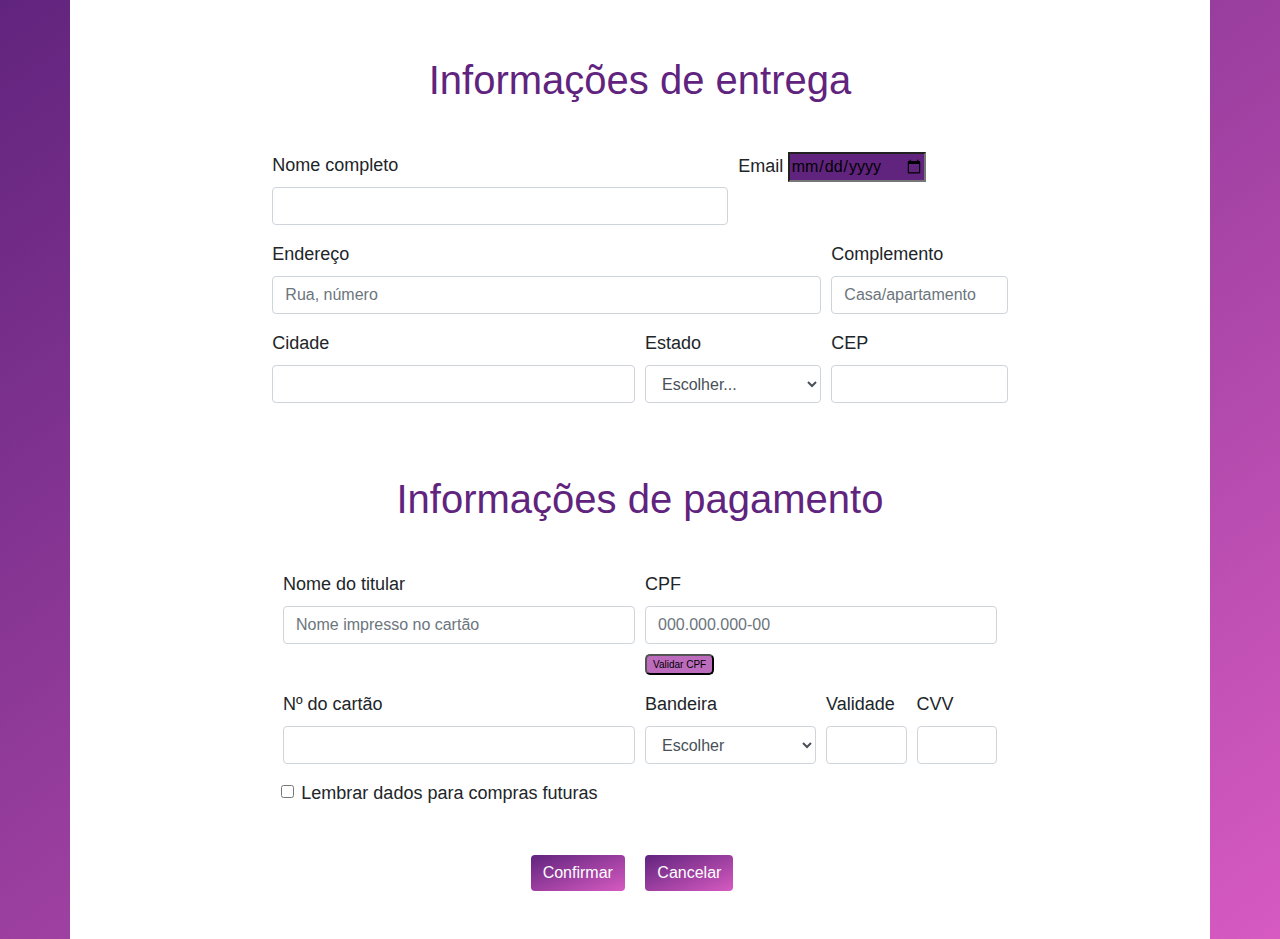
<file: compra.html>
<!DOCTYPE html>
<html lang="en">
<head>
    <meta charset="UTF-8">
    <meta name="viewport" content="width=device-width, initial-scale=1.0">
    <link href="css/bootstrap.min.css" rel="stylesheet">
    <link rel="stylesheet" href="css/form.css">
    <script src="js/carrinho.js" type="text/javascript"></script>
    <script src="js/cpf.js" type="text/javascript"></script>
    <title>Document</title>
    <script>
      function batata(){
        var firstname = document.getElementById("milho").value;
        localStorage.setItem("textvalue", firstname);
        alert(firstname);
        console.log(2+100);
        return false;
      }
    </script>
</head>
<body> 

    <div class="container"><h1>Informações de entrega</h1>
    <form action="index.html" method="POST" enctype="text/plain" name="FormularioCompra">
        <div class="form-row">
            <div class="form-group col-md-5 offset-md-2">
              <label for="inputName">Nome completo</label>
              <input type="text" class="form-control" id="cenoura">
            </div>
            <div class="form-group col-md-3">
              <label for="inputEmail4">Email</label>
              <input type="date" name="date" id="milho">
            </div>
          </div>
        <div class="form-row">
        <div class="form-group col-md-6 offset-md-2">
          <label for="inputAddress">Endereço</label>
          <input type="text" class="form-control" id="end" name="Endereço" placeholder="Rua, número">
        </div>
        <div class="form-group col-md-2">
            <label for="inputAddress">Complemento</label>
            <input type="number" class="form-control" name="Complemento" id="complemento" placeholder="Casa/apartamento">
          </div>
        </div>
        <div class="form-row">
          <div class="form-group col-md-4 offset-md-2">
            <label for="inputCity">Cidade</label>
            <input type="text" class="form-control" name="Cidade" id="cidade">
          </div>
          <div class="form-group col-md-2">
            <label for="inputEstado">Estado</label>
            <select id="inputEstado" name="Estado" class="form-control">
              <option selected>Escolher...</option>
              <option>SP</option>
              <option>RJ</option>
              <option>MG</option>
            </select>
          </div>
          <div class="form-group col-md-2">
            <label for="inputCEP">CEP</label>
            <input type="text" class="form-control" name="CEP" id="cep" maxlength="8">
          </div>
        </div>
    <div class="container"><h1>Informações de pagamento</h1>
            <div class="form-row">
                <div class="form-group col-md-4 offset-md-2">
                  <label for="inputName">Nome do titular</label>
                  <input type="text" class="form-control" name="NomeCartao" id="nome-cartao" placeholder="Nome impresso no cartão">
                </div>
                <div class="form-group col-md-4">
                  <label for="inputPassword4">CPF</label>
                  <input type="text" class=" form-control " name="CPF" id="cpf" placeholder="000.000.000-00" maxlength="11"> 
                  <input type="button" name="validar" class="validar" value="Validar CPF" onClick="valida()">
                </div>
              </div> 
              <div class="form-row">
                <div class="form-group col-md-4 offset-md-2">
                  <label for="inputNum">Nº do cartão</label>
                  <input type="text" class="form-control" name="NumeroCartao" id="num-cartao" maxlength="16">
                </div>
                <div class="form-group col-md-2">
                  <label for="inputBandeira">Bandeira</label>
                  <select id="bandeira-cartao" class="form-control">
                    <option selected>Escolher</option>
                    <option>Mastercard</option>
                    <option>Visa</option>
                  </select>
                </div>
                <div class="form-group col-md-1">
                  <label for="inputVal">Validade</label>
                  <input type="text" class="form-control" name="Validade" id="validade" maxlength="4">
                </div>
                <div class="form-group col-md-1">
                    <label for="inputNum">CVV</label>
                    <input type="text" class="form-control" name="CVV" id="cvv" maxlength="3">
                  </div>
              </div>
    <div class="form-group offset-md-2">
        <div class="form-check">
          <input class="form-check-input" type="checkbox" id="gridCheck">
          <label class="form-check-label" for="gridCheck">
            Lembrar dados para compras futuras
          </label>
        </div>
      </div>
      <div class="col text-center form-group">
      <button type="submit" onclick="batata()" class="confirmar btn btn-primary">Confirmar</button>
      <button type="button" onclick="window.location.href='index.html'" class="btn btn-primary" >Cancelar</button> 
     </div>
</form>
    </div>


    <script type="text/javascript">
        function confirmarCompra(){
          alert('Compra realizada com sucesso!');
        }
    </script>

</body>
</html>
</file>
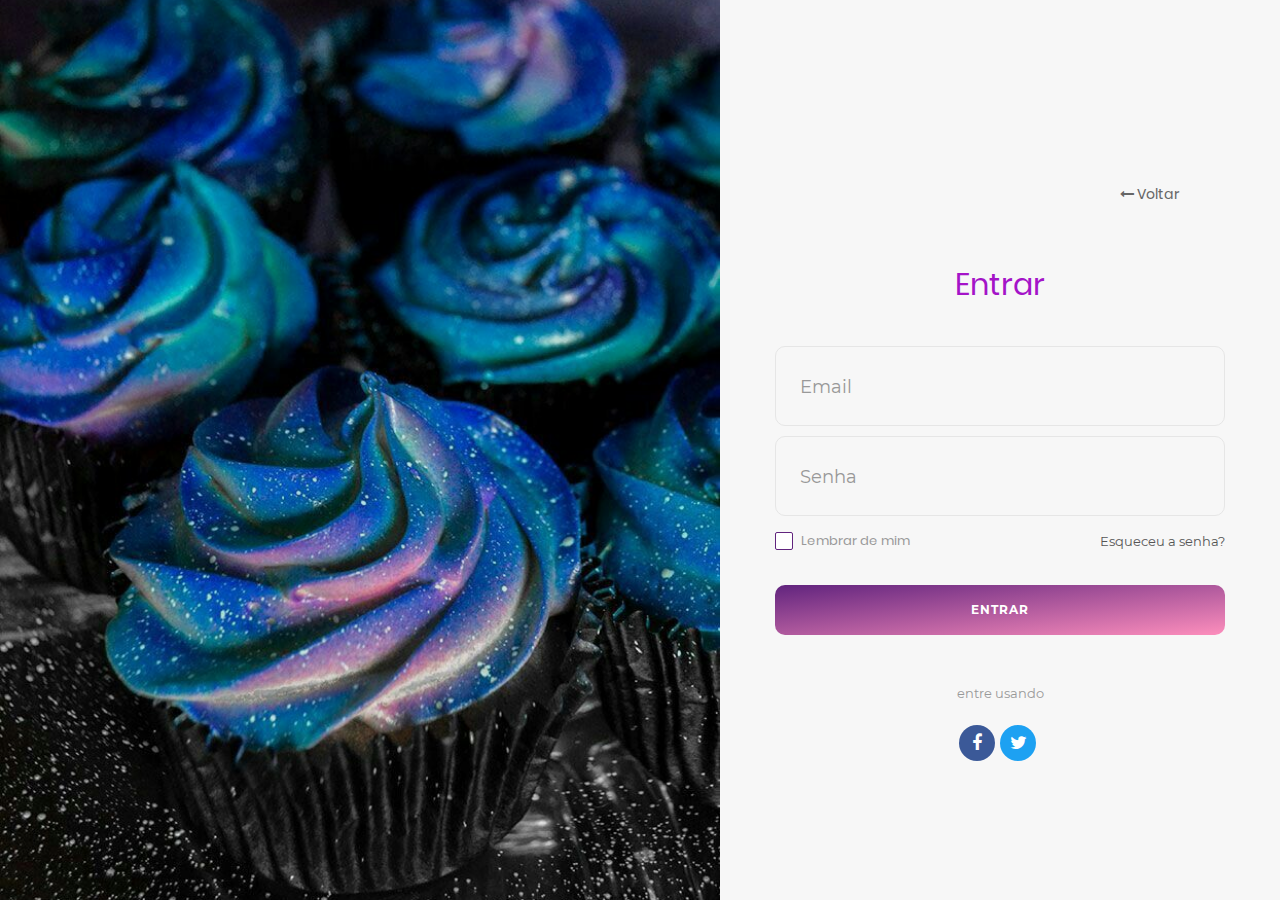
<file: login.html>
<!DOCTYPE html>
<html lang="en">
<head>
	<title>Infinity Empório</title>
	<meta charset="UTF-8">
	<meta name="viewport" content="width=device-width, initial-scale=1">
<!--===============================================================================================-->	
	<link rel="icon" type="image/png" href="images/icons/favicon.ico"/>
<!--===============================================================================================-->
	<link rel="stylesheet" type="text/css" href="vendor/bootstrap/css/bootstrap.min.css">
<!--===============================================================================================-->
	<link rel="stylesheet" type="text/css" href="fonts/font-awesome-4.7.0/css/font-awesome.min.css">
<!--===============================================================================================-->
	<link rel="stylesheet" type="text/css" href="fonts/Linearicons-Free-v1.0.0/icon-font.min.css">
<!--===============================================================================================-->
	<link rel="stylesheet" type="text/css" href="vendor/animate/animate.css">
<!--===============================================================================================-->	
	<link rel="stylesheet" type="text/css" href="vendor/css-hamburgers/hamburgers.min.css">
<!--===============================================================================================-->
	<link rel="stylesheet" type="text/css" href="vendor/animsition/css/animsition.min.css">
<!--===============================================================================================-->
	<link rel="stylesheet" type="text/css" href="vendor/select2/select2.min.css">
<!--===============================================================================================-->	
	<link rel="stylesheet" type="text/css" href="vendor/daterangepicker/daterangepicker.css">
<!--===============================================================================================-->
	<link rel="stylesheet" type="text/css" href="css/util.css">
	<link rel="stylesheet" type="text/css" href="css/main.css">
<!--===============================================================================================-->
</head>
<body style="background-color: #666666;">
	
	<div class="limiter">
		<div class="container-login100">
			<div class="wrap-login100">
				<form name="formcontato" class="login100-form validate-form" method="POST" action="index.html">
					<a href="index.html" style="margin-bottom: 50px; margin-left: 310px;" class="dis-block txt3 hov1 p-r-30 p-t-10 p-b-10 p-l-30">
						<i class="fa fa-long-arrow-left m-l-5"></i>
						Voltar	
					</a>
					<span class="login100-form-title p-b-43">
						Entrar
					</span>
					

					<div class="wrap-input100 validate-input" data-validate = "Email inválido: ex@abc.xyz">
						<input class="input100" type="text" name="email">
						<span class="focus-input100"></span>
						<span class="label-input100">Email</span>
					</div>
					
					
					<div class="wrap-input100 validate-input" data-validate="Senha obrigatória">
						<input class="input100" type="password" name="pass">
						<span class="focus-input100"></span>
						<span class="label-input100">Senha</span>
					</div>

					<div class="flex-sb-m w-full p-t-3 p-b-32">
						<div class="contact100-form-checkbox">
							<input class="input-checkbox100" id="ckb1" type="checkbox" name="remember-me">
							<label class="label-checkbox100" for="ckb1">
								Lembrar de mim
							</label>
						</div>

						<div>
							<a href="#" class="txt1">
								Esqueceu a senha?
							</a>
						</div>
					</div>
			

					<div class="container-login100-form-btn">

						<button class="login100-form-btn"type="submit" value="Enviar" onclick="return validar_form_contato()">
							entrar
						</button>
					</div>
					
					<div class="text-center p-t-46 p-b-20">
						<span class="txt2">
						entre usando
						</span>
					</div>

					<div class="login100-form-social flex-c-m">
						<a href="#" class="login100-form-social-item flex-c-m bg1 m-r-5">
							<i class="fa fa-facebook-f" aria-hidden="true"></i>
						</a>

						<a href="#" class="login100-form-social-item flex-c-m bg2 m-r-5">
							<i class="fa fa-twitter" aria-hidden="true"></i>
						</a>
					</div>
				</form>

				<div class="login100-more" style="background-image: url('imagens/cupcake2.jpg');">
				</div>
			</div>
		</div>
	</div>
	
	

	
	
<!--===============================================================================================-->
	<script src="vendor/jquery/jquery-3.2.1.min.js"></script>
<!--===============================================================================================-->
	<script src="vendor/animsition/js/animsition.min.js"></script>
<!--===============================================================================================-->
	<script src="vendor/bootstrap/js/popper.js"></script>
	<script src="vendor/bootstrap/js/bootstrap.min.js"></script>
<!--===============================================================================================-->
	<script src="vendor/select2/select2.min.js"></script>
<!--===============================================================================================-->
	<script src="vendor/daterangepicker/moment.min.js"></script>
	<script src="vendor/daterangepicker/daterangepicker.js"></script>
<!--===============================================================================================-->
	<script src="vendor/countdowntime/countdowntime.js"></script>
<!--===============================================================================================-->
	<script src="js/main.js"></script>

	
    <!--vlibras-->
<div vw class="enabled">
    <div vw-access-button class="active"></div>
    <div vw-plugin-wrapper>
      <div class="vw-plugin-top-wrapper"></div>
    </div>
  </div>
  <script src="https://vlibras.gov.br/app/vlibras-plugin.js"></script>
  <script>
    new window.VLibras.Widget('https://vlibras.gov.br/app');
  </script>
  
</body>
</html>
</file>
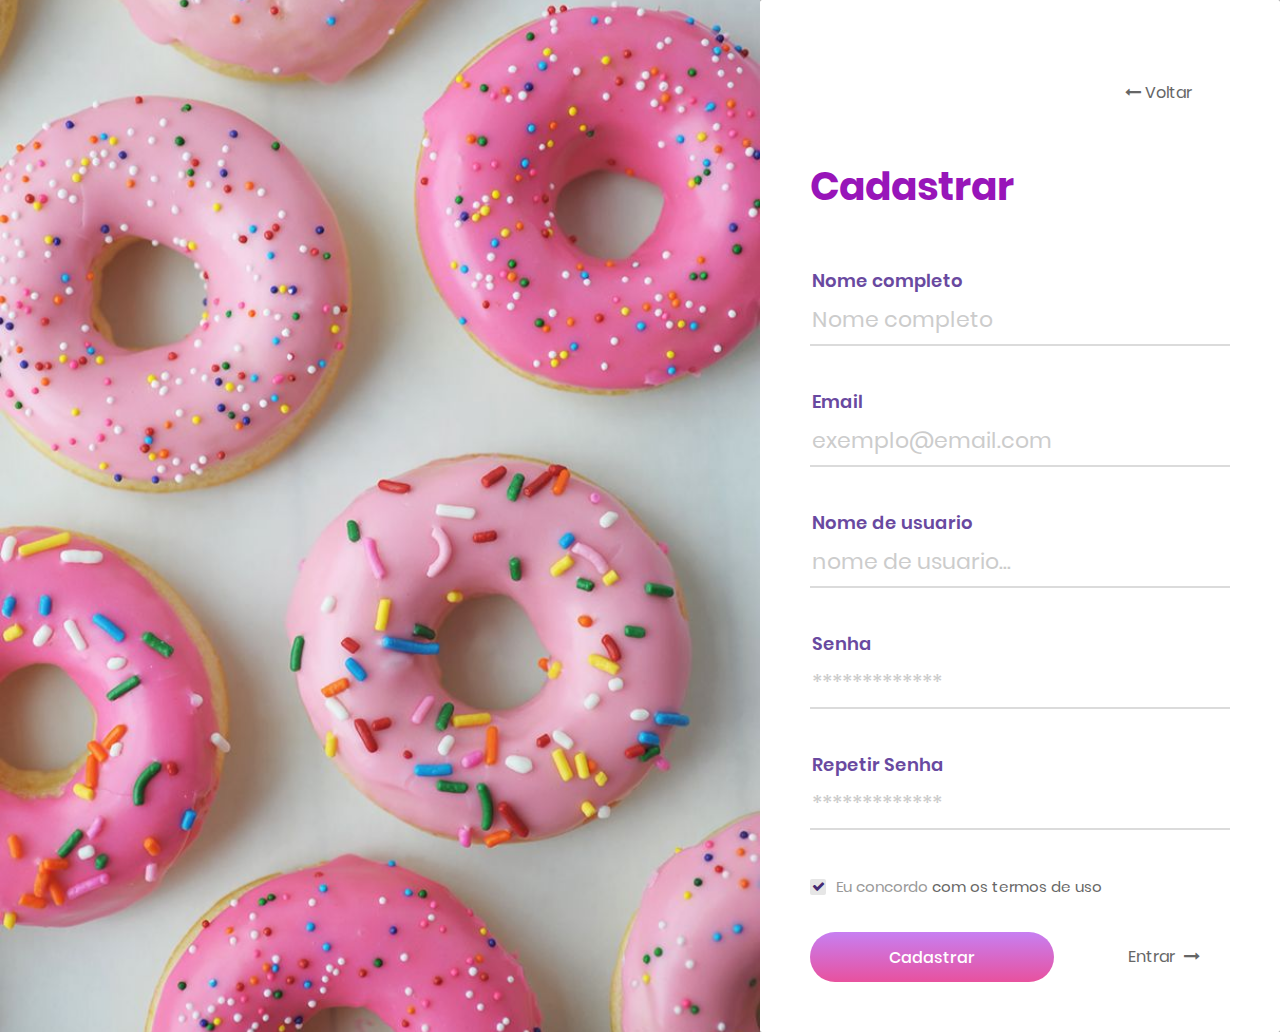
<file: cadastro/cadastro/cadastro.html>
<!DOCTYPE html>
<html lang="en">
<head>
	<title>Infinity Empório</title>
	<meta charset="UTF-8">
	<meta name="viewport" content="width=device-width, initial-scale=1">
<!--===============================================================================================-->	
	<link rel="icon" type="image/png" href="images/icons/favicon.ico"/>
<!--===============================================================================================-->
	<link rel="stylesheet" type="text/css" href="vendor/bootstrap/css/bootstrap.min.css">
<!--===============================================================================================-->
	<link rel="stylesheet" type="text/css" href="fonts/font-awesome-4.7.0/css/font-awesome.min.css">
<!--===============================================================================================-->
	<link rel="stylesheet" type="text/css" href="fonts/Linearicons-Free-v1.0.0/icon-font.min.css">
<!--===============================================================================================-->
	<link rel="stylesheet" type="text/css" href="fonts/iconic/css/material-design-iconic-font.min.css">
<!--===============================================================================================-->
	<link rel="stylesheet" type="text/css" href="vendor/animate/animate.css">
<!--===============================================================================================-->	
	<link rel="stylesheet" type="text/css" href="vendor/css-hamburgers/hamburgers.min.css">
<!--===============================================================================================-->
	<link rel="stylesheet" type="text/css" href="vendor/animsition/css/animsition.min.css">
<!--===============================================================================================-->
	<link rel="stylesheet" type="text/css" href="vendor/select2/select2.min.css">
<!--===============================================================================================-->	
	<link rel="stylesheet" type="text/css" href="vendor/daterangepicker/daterangepicker.css">
<!--===============================================================================================-->
	<link rel="stylesheet" type="text/css" href="css/util.css">
	<link rel="stylesheet" type="text/css" href="css/main.css">
<!--===============================================================================================-->

</head>
<body style="background-color: #999999;">
	
	<div class="limiter">
		<div class="container-login100">
			<div class="login100-more" style="background-image: url('images/donut.jpg');"></div>

			

			<div class="wrap-login100 p-l-50 p-r-50 p-t-72 p-b-50">
				<form name="formcontato" class="login100-form validate-form" method="POST" action="../../index.html">
					<a href="../../index.html" style="margin-bottom: 50px; margin-left: 280px;" class="dis-block txt3 hov1 p-r-30 p-t-10 p-b-10 p-l-30">
						<i class="fa fa-long-arrow-left m-l-5"></i>
						Voltar	
					</a>
					<span class="login100-form-title p-b-59">
						Cadastrar
					</span>

					<div class="wrap-input100 validate-input" data-validate="Nome obrigatório">
						<span class="label-input100">Nome completo</span>
						<input class="input100" type="text" name="nome" placeholder="Nome completo">
						<span class="focus-input100"></span>
					</div>

					<div class="wrap-input100 validate-input" data-validate = "Email inválido: ex@abc.xyz">
						<span class="label-input100">Email</span>
						<input class="input100" type="text" name="email" placeholder="exemplo@email.com">
						<span class="focus-input100"></span>
					</div>

					<div class="wrap-input100 validate-input" data-validate="Nome de usuário obrigatório">
						<span class="label-input100">Nome de usuario</span>
						<input class="input100" type="text" name="username" placeholder="nome de usuario...">
						<span class="focus-input100"></span>
					</div>

					<div class="wrap-input100 validate-input" data-validate = "Senha obrigatória">
						<span class="label-input100">Senha</span>
						<input class="input100" type="password" name="pass" placeholder="*************">
						<span class="focus-input100"></span>
					</div>

					<div class="wrap-input100 validate-input" data-validate = "Repetição de senha obrigatória">
						<span class="label-input100">Repetir Senha</span>
						<input class="input100" type="password" name="repeat-pass" placeholder="*************">
						<span class="focus-input100"></span>
					</div>

					<div class="flex-m w-full p-b-33">
						<div class="contact100-form-checkbox">
							<input class="input-checkbox100" id="ckb1" type="checkbox" name="remember-me">
							<label class="label-checkbox100" for="ckb1">
								<span class="txt1">
									Eu concordo
									<a href="#" class="txt2 hov1">
										com os termos de uso
									</a>
								</span>
							</label>
						</div>

						
					</div>

					<div class="container-login100-form-btn">
						<div class="wrap-login100-form-btn">
							<div class="login100-form-bgbtn"></div>
							<button class="login100-form-btn"type="submit" value="Enviar" onclick="return validar_form_contato()">
								Cadastrar
							</button>
						</div>

						<a href="#" class="dis-block txt3 hov1 p-r-30 p-t-10 p-b-10 p-l-30">
							Entrar
							<i class="fa fa-long-arrow-right m-l-5"></i>
						</a>
					</div>
				</form>
			</div>
		</div>
	</div>
	
<!--===============================================================================================-->
	<script src="vendor/jquery/jquery-3.2.1.min.js"></script>
<!--===============================================================================================-->
	<script src="vendor/animsition/js/animsition.min.js"></script>
<!--===============================================================================================-->
	<script src="vendor/bootstrap/js/popper.js"></script>
	<script src="vendor/bootstrap/js/bootstrap.min.js"></script>
<!--===============================================================================================-->
	<script src="vendor/select2/select2.min.js"></script>
<!--===============================================================================================-->
	<script src="vendor/daterangepicker/moment.min.js"></script>
	<script src="vendor/daterangepicker/daterangepicker.js"></script>
<!--===============================================================================================-->
	<script src="vendor/countdowntime/countdowntime.js"></script>
<!--===============================================================================================-->
	<script src="js/main.js"></script>

	

    <!--VLIBRAS-->
  <div vw class="enabled">
    <div vw-access-button class="active"></div>
    <div vw-plugin-wrapper>
      <div class="vw-plugin-top-wrapper"></div>
    </div>
  </div>
  <script src="https://vlibras.gov.br/app/vlibras-plugin.js"></script>
  <script>
    new window.VLibras.Widget('https://vlibras.gov.br/app');
  </script>
  <!-- FIM VLIBRAS -->


</body>
</html>
</file>
<file: css/form.css>
.container{ 
   background-color: white;
  
   padding: 1em;
}
.btn{
    margin-right: 1em;
    margin-top: 2em;
    background-image: linear-gradient(to bottom right,rgb(97, 36, 126), rgb(214, 90, 193));
    border: none;
  
}
h1{ 
    padding: 1em;
    text-align: center;
    color: rgb(97, 36, 126);

}
body{
    background-image: linear-gradient(to bottom right,rgb(97, 36, 126), rgb(214, 90, 193));
}
input{
    background-color: rgb(97, 36, 126) 
}
label{
    font-size: large;
}

.validar{
    border-radius: 5px;
    font-size: 10px;
    background-color: rgb(189, 108, 189);
    margin-top: 1em;
}
</file>
<file: vendor/daterangepicker/daterangepicker.css>
.daterangepicker {
  position: absolute;
  color: inherit;
  background-color: #fff;
  border-radius: 4px;
  width: 278px;
  padding: 4px;
  margin-top: 1px;
  top: 100px;
  left: 20px;
  /* Calendars */ }
  .daterangepicker:before, .daterangepicker:after {
    position: absolute;
    display: inline-block;
    border-bottom-color: rgba(0, 0, 0, 0.2);
    content: ''; }
  .daterangepicker:before {
    top: -7px;
    border-right: 7px solid transparent;
    border-left: 7px solid transparent;
    border-bottom: 7px solid #ccc; }
  .daterangepicker:after {
    top: -6px;
    border-right: 6px solid transparent;
    border-bottom: 6px solid #fff;
    border-left: 6px solid transparent; }
  .daterangepicker.opensleft:before {
    right: 9px; }
  .daterangepicker.opensleft:after {
    right: 10px; }
  .daterangepicker.openscenter:before {
    left: 0;
    right: 0;
    width: 0;
    margin-left: auto;
    margin-right: auto; }
  .daterangepicker.openscenter:after {
    left: 0;
    right: 0;
    width: 0;
    margin-left: auto;
    margin-right: auto; }
  .daterangepicker.opensright:before {
    left: 9px; }
  .daterangepicker.opensright:after {
    left: 10px; }
  .daterangepicker.dropup {
    margin-top: -5px; }
    .daterangepicker.dropup:before {
      top: initial;
      bottom: -7px;
      border-bottom: initial;
      border-top: 7px solid #ccc; }
    .daterangepicker.dropup:after {
      top: initial;
      bottom: -6px;
      border-bottom: initial;
      border-top: 6px solid #fff; }
  .daterangepicker.dropdown-menu {
    max-width: none;
    z-index: 3001; }
  .daterangepicker.single .ranges, .daterangepicker.single .calendar {
    float: none; }
  .daterangepicker.show-calendar .calendar {
    display: block; }
  .daterangepicker .calendar {
    display: none;
    max-width: 270px;
    margin: 4px; }
    .daterangepicker .calendar.single .calendar-table {
      border: none; }
    .daterangepicker .calendar th, .daterangepicker .calendar td {
      white-space: nowrap;
      text-align: center;
      min-width: 32px; }
  .daterangepicker .calendar-table {
    border: 1px solid #fff;
    padding: 4px;
    border-radius: 4px;
    background-color: #fff; }
  .daterangepicker table {
    width: 100%;
    margin: 0; }
  .daterangepicker td, .daterangepicker th {
    text-align: center;
    width: 20px;
    height: 20px;
    border-radius: 4px;
    border: 1px solid transparent;
    white-space: nowrap;
    cursor: pointer; }
    .daterangepicker td.available:hover, .daterangepicker th.available:hover {
      background-color: #eee;
      border-color: transparent;
      color: inherit; }
    .daterangepicker td.week, .daterangepicker th.week {
      font-size: 80%;
      color: #ccc; }
  .daterangepicker td.off, .daterangepicker td.off.in-range, .daterangepicker td.off.start-date, .daterangepicker td.off.end-date {
    background-color: #fff;
    border-color: transparent;
    color: #999; }
  .daterangepicker td.in-range {
    background-color: #ebf4f8;
    border-color: transparent;
    color: #000;
    border-radius: 0; }
  .daterangepicker td.start-date {
    border-radius: 4px 0 0 4px; }
  .daterangepicker td.end-date {
    border-radius: 0 4px 4px 0; }
  .daterangepicker td.start-date.end-date {
    border-radius: 4px; }
  .daterangepicker td.active, .daterangepicker td.active:hover {
    background-color: #357ebd;
    border-color: transparent;
    color: #fff; }
  .daterangepicker th.month {
    width: auto; }
  .daterangepicker td.disabled, .daterangepicker option.disabled {
    color: #999;
    cursor: not-allowed;
    text-decoration: line-through; }
  .daterangepicker select.monthselect, .daterangepicker select.yearselect {
    font-size: 12px;
    padding: 1px;
    height: auto;
    margin: 0;
    cursor: default; }
  .daterangepicker select.monthselect {
    margin-right: 2%;
    width: 56%; }
  .daterangepicker select.yearselect {
    width: 40%; }
  .daterangepicker select.hourselect, .daterangepicker select.minuteselect, .daterangepicker select.secondselect, .daterangepicker select.ampmselect {
    width: 50px;
    margin-bottom: 0; }
  .daterangepicker .input-mini {
    border: 1px solid #ccc;
    border-radius: 4px;
    color: #555;
    height: 30px;
    line-height: 30px;
    display: block;
    vertical-align: middle;
    margin: 0 0 5px 0;
    padding: 0 6px 0 28px;
    width: 100%; }
    .daterangepicker .input-mini.active {
      border: 1px solid #08c;
      border-radius: 4px; }
  .daterangepicker .daterangepicker_input {
    position: relative; }
    .daterangepicker .daterangepicker_input i {
      position: absolute;
      left: 8px;
      top: 8px; }
  .daterangepicker.rtl .input-mini {
    padding-right: 28px;
    padding-left: 6px; }
  .daterangepicker.rtl .daterangepicker_input i {
    left: auto;
    right: 8px; }
  .daterangepicker .calendar-time {
    text-align: center;
    margin: 5px auto;
    line-height: 30px;
    position: relative;
    padding-left: 28px; }
    .daterangepicker .calendar-time select.disabled {
      color: #ccc;
      cursor: not-allowed; }

.ranges {
  font-size: 11px;
  float: none;
  margin: 4px;
  text-align: left; }
  .ranges ul {
    list-style: none;
    margin: 0 auto;
    padding: 0;
    width: 100%; }
  .ranges li {
    font-size: 13px;
    background-color: #f5f5f5;
    border: 1px solid #f5f5f5;
    border-radius: 4px;
    color: #08c;
    padding: 3px 12px;
    margin-bottom: 8px;
    cursor: pointer; }
    .ranges li:hover {
      background-color: #08c;
      border: 1px solid #08c;
      color: #fff; }
    .ranges li.active {
      background-color: #08c;
      border: 1px solid #08c;
      color: #fff; }

/*  Larger Screen Styling */
@media (min-width: 564px) {
  .daterangepicker {
    width: auto; }
    .daterangepicker .ranges ul {
      width: 160px; }
    .daterangepicker.single .ranges ul {
      width: 100%; }
    .daterangepicker.single .calendar.left {
      clear: none; }
    .daterangepicker.single.ltr .ranges, .daterangepicker.single.ltr .calendar {
      float: left; }
    .daterangepicker.single.rtl .ranges, .daterangepicker.single.rtl .calendar {
      float: right; }
    .daterangepicker.ltr {
      direction: ltr;
      text-align: left; }
      .daterangepicker.ltr .calendar.left {
        clear: left;
        margin-right: 0; }
        .daterangepicker.ltr .calendar.left .calendar-table {
          border-right: none;
          border-top-right-radius: 0;
          border-bottom-right-radius: 0; }
      .daterangepicker.ltr .calendar.right {
        margin-left: 0; }
        .daterangepicker.ltr .calendar.right .calendar-table {
          border-left: none;
          border-top-left-radius: 0;
          border-bottom-left-radius: 0; }
      .daterangepicker.ltr .left .daterangepicker_input {
        padding-right: 12px; }
      .daterangepicker.ltr .calendar.left .calendar-table {
        padding-right: 12px; }
      .daterangepicker.ltr .ranges, .daterangepicker.ltr .calendar {
        float: left; }
    .daterangepicker.rtl {
      direction: rtl;
      text-align: right; }
      .daterangepicker.rtl .calendar.left {
        clear: right;
        margin-left: 0; }
        .daterangepicker.rtl .calendar.left .calendar-table {
          border-left: none;
          border-top-left-radius: 0;
          border-bottom-left-radius: 0; }
      .daterangepicker.rtl .calendar.right {
        margin-right: 0; }
        .daterangepicker.rtl .calendar.right .calendar-table {
          border-right: none;
          border-top-right-radius: 0;
          border-bottom-right-radius: 0; }
      .daterangepicker.rtl .left .daterangepicker_input {
        padding-left: 12px; }
      .daterangepicker.rtl .calendar.left .calendar-table {
        padding-left: 12px; }
      .daterangepicker.rtl .ranges, .daterangepicker.rtl .calendar {
        text-align: right;
        float: right; } }
@media (min-width: 730px) {
  .daterangepicker .ranges {
    width: auto; }
  .daterangepicker.ltr .ranges {
    float: left; }
  .daterangepicker.rtl .ranges {
    float: right; }
  .daterangepicker .calendar.left {
    clear: none !important; } }
</file>
<file: css/util.css>
/*[ FONT SIZE ]
///////////////////////////////////////////////////////////
*/
.fs-1 {font-size: 1px;}
.fs-2 {font-size: 2px;}
.fs-3 {font-size: 3px;}
.fs-4 {font-size: 4px;}
.fs-5 {font-size: 5px;}
.fs-6 {font-size: 6px;}
.fs-7 {font-size: 7px;}
.fs-8 {font-size: 8px;}
.fs-9 {font-size: 9px;}
.fs-10 {font-size: 10px;}
.fs-11 {font-size: 11px;}
.fs-12 {font-size: 12px;}
.fs-13 {font-size: 13px;}
.fs-14 {font-size: 14px;}
.fs-15 {font-size: 15px;}
.fs-16 {font-size: 16px;}
.fs-17 {font-size: 17px;}
.fs-18 {font-size: 18px;}
.fs-19 {font-size: 19px;}
.fs-20 {font-size: 20px;}
.fs-21 {font-size: 21px;}
.fs-22 {font-size: 22px;}
.fs-23 {font-size: 23px;}
.fs-24 {font-size: 24px;}
.fs-25 {font-size: 25px;}
.fs-26 {font-size: 26px;}
.fs-27 {font-size: 27px;}
.fs-28 {font-size: 28px;}
.fs-29 {font-size: 29px;}
.fs-30 {font-size: 30px;}
.fs-31 {font-size: 31px;}
.fs-32 {font-size: 32px;}
.fs-33 {font-size: 33px;}
.fs-34 {font-size: 34px;}
.fs-35 {font-size: 35px;}
.fs-36 {font-size: 36px;}
.fs-37 {font-size: 37px;}
.fs-38 {font-size: 38px;}
.fs-39 {font-size: 39px;}
.fs-40 {font-size: 40px;}
.fs-41 {font-size: 41px;}
.fs-42 {font-size: 42px;}
.fs-43 {font-size: 43px;}
.fs-44 {font-size: 44px;}
.fs-45 {font-size: 45px;}
.fs-46 {font-size: 46px;}
.fs-47 {font-size: 47px;}
.fs-48 {font-size: 48px;}
.fs-49 {font-size: 49px;}
.fs-50 {font-size: 50px;}
.fs-51 {font-size: 51px;}
.fs-52 {font-size: 52px;}
.fs-53 {font-size: 53px;}
.fs-54 {font-size: 54px;}
.fs-55 {font-size: 55px;}
.fs-56 {font-size: 56px;}
.fs-57 {font-size: 57px;}
.fs-58 {font-size: 58px;}
.fs-59 {font-size: 59px;}
.fs-60 {font-size: 60px;}
.fs-61 {font-size: 61px;}
.fs-62 {font-size: 62px;}
.fs-63 {font-size: 63px;}
.fs-64 {font-size: 64px;}
.fs-65 {font-size: 65px;}
.fs-66 {font-size: 66px;}
.fs-67 {font-size: 67px;}
.fs-68 {font-size: 68px;}
.fs-69 {font-size: 69px;}
.fs-70 {font-size: 70px;}
.fs-71 {font-size: 71px;}
.fs-72 {font-size: 72px;}
.fs-73 {font-size: 73px;}
.fs-74 {font-size: 74px;}
.fs-75 {font-size: 75px;}
.fs-76 {font-size: 76px;}
.fs-77 {font-size: 77px;}
.fs-78 {font-size: 78px;}
.fs-79 {font-size: 79px;}
.fs-80 {font-size: 80px;}
.fs-81 {font-size: 81px;}
.fs-82 {font-size: 82px;}
.fs-83 {font-size: 83px;}
.fs-84 {font-size: 84px;}
.fs-85 {font-size: 85px;}
.fs-86 {font-size: 86px;}
.fs-87 {font-size: 87px;}
.fs-88 {font-size: 88px;}
.fs-89 {font-size: 89px;}
.fs-90 {font-size: 90px;}
.fs-91 {font-size: 91px;}
.fs-92 {font-size: 92px;}
.fs-93 {font-size: 93px;}
.fs-94 {font-size: 94px;}
.fs-95 {font-size: 95px;}
.fs-96 {font-size: 96px;}
.fs-97 {font-size: 97px;}
.fs-98 {font-size: 98px;}
.fs-99 {font-size: 99px;}
.fs-100 {font-size: 100px;}
.fs-101 {font-size: 101px;}
.fs-102 {font-size: 102px;}
.fs-103 {font-size: 103px;}
.fs-104 {font-size: 104px;}
.fs-105 {font-size: 105px;}
.fs-106 {font-size: 106px;}
.fs-107 {font-size: 107px;}
.fs-108 {font-size: 108px;}
.fs-109 {font-size: 109px;}
.fs-110 {font-size: 110px;}
.fs-111 {font-size: 111px;}
.fs-112 {font-size: 112px;}
.fs-113 {font-size: 113px;}
.fs-114 {font-size: 114px;}
.fs-115 {font-size: 115px;}
.fs-116 {font-size: 116px;}
.fs-117 {font-size: 117px;}
.fs-118 {font-size: 118px;}
.fs-119 {font-size: 119px;}
.fs-120 {font-size: 120px;}
.fs-121 {font-size: 121px;}
.fs-122 {font-size: 122px;}
.fs-123 {font-size: 123px;}
.fs-124 {font-size: 124px;}
.fs-125 {font-size: 125px;}
.fs-126 {font-size: 126px;}
.fs-127 {font-size: 127px;}
.fs-128 {font-size: 128px;}
.fs-129 {font-size: 129px;}
.fs-130 {font-size: 130px;}
.fs-131 {font-size: 131px;}
.fs-132 {font-size: 132px;}
.fs-133 {font-size: 133px;}
.fs-134 {font-size: 134px;}
.fs-135 {font-size: 135px;}
.fs-136 {font-size: 136px;}
.fs-137 {font-size: 137px;}
.fs-138 {font-size: 138px;}
.fs-139 {font-size: 139px;}
.fs-140 {font-size: 140px;}
.fs-141 {font-size: 141px;}
.fs-142 {font-size: 142px;}
.fs-143 {font-size: 143px;}
.fs-144 {font-size: 144px;}
.fs-145 {font-size: 145px;}
.fs-146 {font-size: 146px;}
.fs-147 {font-size: 147px;}
.fs-148 {font-size: 148px;}
.fs-149 {font-size: 149px;}
.fs-150 {font-size: 150px;}
.fs-151 {font-size: 151px;}
.fs-152 {font-size: 152px;}
.fs-153 {font-size: 153px;}
.fs-154 {font-size: 154px;}
.fs-155 {font-size: 155px;}
.fs-156 {font-size: 156px;}
.fs-157 {font-size: 157px;}
.fs-158 {font-size: 158px;}
.fs-159 {font-size: 159px;}
.fs-160 {font-size: 160px;}
.fs-161 {font-size: 161px;}
.fs-162 {font-size: 162px;}
.fs-163 {font-size: 163px;}
.fs-164 {font-size: 164px;}
.fs-165 {font-size: 165px;}
.fs-166 {font-size: 166px;}
.fs-167 {font-size: 167px;}
.fs-168 {font-size: 168px;}
.fs-169 {font-size: 169px;}
.fs-170 {font-size: 170px;}
.fs-171 {font-size: 171px;}
.fs-172 {font-size: 172px;}
.fs-173 {font-size: 173px;}
.fs-174 {font-size: 174px;}
.fs-175 {font-size: 175px;}
.fs-176 {font-size: 176px;}
.fs-177 {font-size: 177px;}
.fs-178 {font-size: 178px;}
.fs-179 {font-size: 179px;}
.fs-180 {font-size: 180px;}
.fs-181 {font-size: 181px;}
.fs-182 {font-size: 182px;}
.fs-183 {font-size: 183px;}
.fs-184 {font-size: 184px;}
.fs-185 {font-size: 185px;}
.fs-186 {font-size: 186px;}
.fs-187 {font-size: 187px;}
.fs-188 {font-size: 188px;}
.fs-189 {font-size: 189px;}
.fs-190 {font-size: 190px;}
.fs-191 {font-size: 191px;}
.fs-192 {font-size: 192px;}
.fs-193 {font-size: 193px;}
.fs-194 {font-size: 194px;}
.fs-195 {font-size: 195px;}
.fs-196 {font-size: 196px;}
.fs-197 {font-size: 197px;}
.fs-198 {font-size: 198px;}
.fs-199 {font-size: 199px;}
.fs-200 {font-size: 200px;}

/*[ PADDING ]
///////////////////////////////////////////////////////////
*/
.p-t-0 {padding-top: 0px;}
.p-t-1 {padding-top: 1px;}
.p-t-2 {padding-top: 2px;}
.p-t-3 {padding-top: 3px;}
.p-t-4 {padding-top: 4px;}
.p-t-5 {padding-top: 5px;}
.p-t-6 {padding-top: 6px;}
.p-t-7 {padding-top: 7px;}
.p-t-8 {padding-top: 8px;}
.p-t-9 {padding-top: 9px;}
.p-t-10 {padding-top: 10px;}
.p-t-11 {padding-top: 11px;}
.p-t-12 {padding-top: 12px;}
.p-t-13 {padding-top: 13px;}
.p-t-14 {padding-top: 14px;}
.p-t-15 {padding-top: 15px;}
.p-t-16 {padding-top: 16px;}
.p-t-17 {padding-top: 17px;}
.p-t-18 {padding-top: 18px;}
.p-t-19 {padding-top: 19px;}
.p-t-20 {padding-top: 20px;}
.p-t-21 {padding-top: 21px;}
.p-t-22 {padding-top: 22px;}
.p-t-23 {padding-top: 23px;}
.p-t-24 {padding-top: 24px;}
.p-t-25 {padding-top: 25px;}
.p-t-26 {padding-top: 26px;}
.p-t-27 {padding-top: 27px;}
.p-t-28 {padding-top: 28px;}
.p-t-29 {padding-top: 29px;}
.p-t-30 {padding-top: 30px;}
.p-t-31 {padding-top: 31px;}
.p-t-32 {padding-top: 32px;}
.p-t-33 {padding-top: 33px;}
.p-t-34 {padding-top: 34px;}
.p-t-35 {padding-top: 35px;}
.p-t-36 {padding-top: 36px;}
.p-t-37 {padding-top: 37px;}
.p-t-38 {padding-top: 38px;}
.p-t-39 {padding-top: 39px;}
.p-t-40 {padding-top: 40px;}
.p-t-41 {padding-top: 41px;}
.p-t-42 {padding-top: 42px;}
.p-t-43 {padding-top: 43px;}
.p-t-44 {padding-top: 44px;}
.p-t-45 {padding-top: 45px;}
.p-t-46 {padding-top: 46px;}
.p-t-47 {padding-top: 47px;}
.p-t-48 {padding-top: 48px;}
.p-t-49 {padding-top: 49px;}
.p-t-50 {padding-top: 50px;}
.p-t-51 {padding-top: 51px;}
.p-t-52 {padding-top: 52px;}
.p-t-53 {padding-top: 53px;}
.p-t-54 {padding-top: 54px;}
.p-t-55 {padding-top: 55px;}
.p-t-56 {padding-top: 56px;}
.p-t-57 {padding-top: 57px;}
.p-t-58 {padding-top: 58px;}
.p-t-59 {padding-top: 59px;}
.p-t-60 {padding-top: 60px;}
.p-t-61 {padding-top: 61px;}
.p-t-62 {padding-top: 62px;}
.p-t-63 {padding-top: 63px;}
.p-t-64 {padding-top: 64px;}
.p-t-65 {padding-top: 65px;}
.p-t-66 {padding-top: 66px;}
.p-t-67 {padding-top: 67px;}
.p-t-68 {padding-top: 68px;}
.p-t-69 {padding-top: 69px;}
.p-t-70 {padding-top: 70px;}
.p-t-71 {padding-top: 71px;}
.p-t-72 {padding-top: 72px;}
.p-t-73 {padding-top: 73px;}
.p-t-74 {padding-top: 74px;}
.p-t-75 {padding-top: 75px;}
.p-t-76 {padding-top: 76px;}
.p-t-77 {padding-top: 77px;}
.p-t-78 {padding-top: 78px;}
.p-t-79 {padding-top: 79px;}
.p-t-80 {padding-top: 80px;}
.p-t-81 {padding-top: 81px;}
.p-t-82 {padding-top: 82px;}
.p-t-83 {padding-top: 83px;}
.p-t-84 {padding-top: 84px;}
.p-t-85 {padding-top: 85px;}
.p-t-86 {padding-top: 86px;}
.p-t-87 {padding-top: 87px;}
.p-t-88 {padding-top: 88px;}
.p-t-89 {padding-top: 89px;}
.p-t-90 {padding-top: 90px;}
.p-t-91 {padding-top: 91px;}
.p-t-92 {padding-top: 92px;}
.p-t-93 {padding-top: 93px;}
.p-t-94 {padding-top: 94px;}
.p-t-95 {padding-top: 95px;}
.p-t-96 {padding-top: 96px;}
.p-t-97 {padding-top: 97px;}
.p-t-98 {padding-top: 98px;}
.p-t-99 {padding-top: 99px;}
.p-t-100 {padding-top: 100px;}
.p-t-101 {padding-top: 101px;}
.p-t-102 {padding-top: 102px;}
.p-t-103 {padding-top: 103px;}
.p-t-104 {padding-top: 104px;}
.p-t-105 {padding-top: 105px;}
.p-t-106 {padding-top: 106px;}
.p-t-107 {padding-top: 107px;}
.p-t-108 {padding-top: 108px;}
.p-t-109 {padding-top: 109px;}
.p-t-110 {padding-top: 110px;}
.p-t-111 {padding-top: 111px;}
.p-t-112 {padding-top: 112px;}
.p-t-113 {padding-top: 113px;}
.p-t-114 {padding-top: 114px;}
.p-t-115 {padding-top: 115px;}
.p-t-116 {padding-top: 116px;}
.p-t-117 {padding-top: 117px;}
.p-t-118 {padding-top: 118px;}
.p-t-119 {padding-top: 119px;}
.p-t-120 {padding-top: 120px;}
.p-t-121 {padding-top: 121px;}
.p-t-122 {padding-top: 122px;}
.p-t-123 {padding-top: 123px;}
.p-t-124 {padding-top: 124px;}
.p-t-125 {padding-top: 125px;}
.p-t-126 {padding-top: 126px;}
.p-t-127 {padding-top: 127px;}
.p-t-128 {padding-top: 128px;}
.p-t-129 {padding-top: 129px;}
.p-t-130 {padding-top: 130px;}
.p-t-131 {padding-top: 131px;}
.p-t-132 {padding-top: 132px;}
.p-t-133 {padding-top: 133px;}
.p-t-134 {padding-top: 134px;}
.p-t-135 {padding-top: 135px;}
.p-t-136 {padding-top: 136px;}
.p-t-137 {padding-top: 137px;}
.p-t-138 {padding-top: 138px;}
.p-t-139 {padding-top: 139px;}
.p-t-140 {padding-top: 140px;}
.p-t-141 {padding-top: 141px;}
.p-t-142 {padding-top: 142px;}
.p-t-143 {padding-top: 143px;}
.p-t-144 {padding-top: 144px;}
.p-t-145 {padding-top: 145px;}
.p-t-146 {padding-top: 146px;}
.p-t-147 {padding-top: 147px;}
.p-t-148 {padding-top: 148px;}
.p-t-149 {padding-top: 149px;}
.p-t-150 {padding-top: 150px;}
.p-t-151 {padding-top: 151px;}
.p-t-152 {padding-top: 152px;}
.p-t-153 {padding-top: 153px;}
.p-t-154 {padding-top: 154px;}
.p-t-155 {padding-top: 155px;}
.p-t-156 {padding-top: 156px;}
.p-t-157 {padding-top: 157px;}
.p-t-158 {padding-top: 158px;}
.p-t-159 {padding-top: 159px;}
.p-t-160 {padding-top: 160px;}
.p-t-161 {padding-top: 161px;}
.p-t-162 {padding-top: 162px;}
.p-t-163 {padding-top: 163px;}
.p-t-164 {padding-top: 164px;}
.p-t-165 {padding-top: 165px;}
.p-t-166 {padding-top: 166px;}
.p-t-167 {padding-top: 167px;}
.p-t-168 {padding-top: 168px;}
.p-t-169 {padding-top: 169px;}
.p-t-170 {padding-top: 170px;}
.p-t-171 {padding-top: 171px;}
.p-t-172 {padding-top: 172px;}
.p-t-173 {padding-top: 173px;}
.p-t-174 {padding-top: 174px;}
.p-t-175 {padding-top: 175px;}
.p-t-176 {padding-top: 176px;}
.p-t-177 {padding-top: 177px;}
.p-t-178 {padding-top: 178px;}
.p-t-179 {padding-top: 179px;}
.p-t-180 {padding-top: 180px;}
.p-t-181 {padding-top: 181px;}
.p-t-182 {padding-top: 182px;}
.p-t-183 {padding-top: 183px;}
.p-t-184 {padding-top: 184px;}
.p-t-185 {padding-top: 185px;}
.p-t-186 {padding-top: 186px;}
.p-t-187 {padding-top: 187px;}
.p-t-188 {padding-top: 188px;}
.p-t-189 {padding-top: 189px;}
.p-t-190 {padding-top: 190px;}
.p-t-191 {padding-top: 191px;}
.p-t-192 {padding-top: 192px;}
.p-t-193 {padding-top: 193px;}
.p-t-194 {padding-top: 194px;}
.p-t-195 {padding-top: 195px;}
.p-t-196 {padding-top: 196px;}
.p-t-197 {padding-top: 197px;}
.p-t-198 {padding-top: 198px;}
.p-t-199 {padding-top: 199px;}
.p-t-200 {padding-top: 200px;}
.p-t-201 {padding-top: 201px;}
.p-t-202 {padding-top: 202px;}
.p-t-203 {padding-top: 203px;}
.p-t-204 {padding-top: 204px;}
.p-t-205 {padding-top: 205px;}
.p-t-206 {padding-top: 206px;}
.p-t-207 {padding-top: 207px;}
.p-t-208 {padding-top: 208px;}
.p-t-209 {padding-top: 209px;}
.p-t-210 {padding-top: 210px;}
.p-t-211 {padding-top: 211px;}
.p-t-212 {padding-top: 212px;}
.p-t-213 {padding-top: 213px;}
.p-t-214 {padding-top: 214px;}
.p-t-215 {padding-top: 215px;}
.p-t-216 {padding-top: 216px;}
.p-t-217 {padding-top: 217px;}
.p-t-218 {padding-top: 218px;}
.p-t-219 {padding-top: 219px;}
.p-t-220 {padding-top: 220px;}
.p-t-221 {padding-top: 221px;}
.p-t-222 {padding-top: 222px;}
.p-t-223 {padding-top: 223px;}
.p-t-224 {padding-top: 224px;}
.p-t-225 {padding-top: 225px;}
.p-t-226 {padding-top: 226px;}
.p-t-227 {padding-top: 227px;}
.p-t-228 {padding-top: 228px;}
.p-t-229 {padding-top: 229px;}
.p-t-230 {padding-top: 230px;}
.p-t-231 {padding-top: 231px;}
.p-t-232 {padding-top: 232px;}
.p-t-233 {padding-top: 233px;}
.p-t-234 {padding-top: 234px;}
.p-t-235 {padding-top: 235px;}
.p-t-236 {padding-top: 236px;}
.p-t-237 {padding-top: 237px;}
.p-t-238 {padding-top: 238px;}
.p-t-239 {padding-top: 239px;}
.p-t-240 {padding-top: 240px;}
.p-t-241 {padding-top: 241px;}
.p-t-242 {padding-top: 242px;}
.p-t-243 {padding-top: 243px;}
.p-t-244 {padding-top: 244px;}
.p-t-245 {padding-top: 245px;}
.p-t-246 {padding-top: 246px;}
.p-t-247 {padding-top: 247px;}
.p-t-248 {padding-top: 248px;}
.p-t-249 {padding-top: 249px;}
.p-t-250 {padding-top: 250px;}
.p-b-0 {padding-bottom: 0px;}
.p-b-1 {padding-bottom: 1px;}
.p-b-2 {padding-bottom: 2px;}
.p-b-3 {padding-bottom: 3px;}
.p-b-4 {padding-bottom: 4px;}
.p-b-5 {padding-bottom: 5px;}
.p-b-6 {padding-bottom: 6px;}
.p-b-7 {padding-bottom: 7px;}
.p-b-8 {padding-bottom: 8px;}
.p-b-9 {padding-bottom: 9px;}
.p-b-10 {padding-bottom: 10px;}
.p-b-11 {padding-bottom: 11px;}
.p-b-12 {padding-bottom: 12px;}
.p-b-13 {padding-bottom: 13px;}
.p-b-14 {padding-bottom: 14px;}
.p-b-15 {padding-bottom: 15px;}
.p-b-16 {padding-bottom: 16px;}
.p-b-17 {padding-bottom: 17px;}
.p-b-18 {padding-bottom: 18px;}
.p-b-19 {padding-bottom: 19px;}
.p-b-20 {padding-bottom: 20px;}
.p-b-21 {padding-bottom: 21px;}
.p-b-22 {padding-bottom: 22px;}
.p-b-23 {padding-bottom: 23px;}
.p-b-24 {padding-bottom: 24px;}
.p-b-25 {padding-bottom: 25px;}
.p-b-26 {padding-bottom: 26px;}
.p-b-27 {padding-bottom: 27px;}
.p-b-28 {padding-bottom: 28px;}
.p-b-29 {padding-bottom: 29px;}
.p-b-30 {padding-bottom: 30px;}
.p-b-31 {padding-bottom: 31px;}
.p-b-32 {padding-bottom: 32px;}
.p-b-33 {padding-bottom: 33px;}
.p-b-34 {padding-bottom: 34px;}
.p-b-35 {padding-bottom: 35px;}
.p-b-36 {padding-bottom: 36px;}
.p-b-37 {padding-bottom: 37px;}
.p-b-38 {padding-bottom: 38px;}
.p-b-39 {padding-bottom: 39px;}
.p-b-40 {padding-bottom: 40px;}
.p-b-41 {padding-bottom: 41px;}
.p-b-42 {padding-bottom: 42px;}
.p-b-43 {padding-bottom: 43px;}
.p-b-44 {padding-bottom: 44px;}
.p-b-45 {padding-bottom: 45px;}
.p-b-46 {padding-bottom: 46px;}
.p-b-47 {padding-bottom: 47px;}
.p-b-48 {padding-bottom: 48px;}
.p-b-49 {padding-bottom: 49px;}
.p-b-50 {padding-bottom: 50px;}
.p-b-51 {padding-bottom: 51px;}
.p-b-52 {padding-bottom: 52px;}
.p-b-53 {padding-bottom: 53px;}
.p-b-54 {padding-bottom: 54px;}
.p-b-55 {padding-bottom: 55px;}
.p-b-56 {padding-bottom: 56px;}
.p-b-57 {padding-bottom: 57px;}
.p-b-58 {padding-bottom: 58px;}
.p-b-59 {padding-bottom: 59px;}
.p-b-60 {padding-bottom: 60px;}
.p-b-61 {padding-bottom: 61px;}
.p-b-62 {padding-bottom: 62px;}
.p-b-63 {padding-bottom: 63px;}
.p-b-64 {padding-bottom: 64px;}
.p-b-65 {padding-bottom: 65px;}
.p-b-66 {padding-bottom: 66px;}
.p-b-67 {padding-bottom: 67px;}
.p-b-68 {padding-bottom: 68px;}
.p-b-69 {padding-bottom: 69px;}
.p-b-70 {padding-bottom: 70px;}
.p-b-71 {padding-bottom: 71px;}
.p-b-72 {padding-bottom: 72px;}
.p-b-73 {padding-bottom: 73px;}
.p-b-74 {padding-bottom: 74px;}
.p-b-75 {padding-bottom: 75px;}
.p-b-76 {padding-bottom: 76px;}
.p-b-77 {padding-bottom: 77px;}
.p-b-78 {padding-bottom: 78px;}
.p-b-79 {padding-bottom: 79px;}
.p-b-80 {padding-bottom: 80px;}
.p-b-81 {padding-bottom: 81px;}
.p-b-82 {padding-bottom: 82px;}
.p-b-83 {padding-bottom: 83px;}
.p-b-84 {padding-bottom: 84px;}
.p-b-85 {padding-bottom: 85px;}
.p-b-86 {padding-bottom: 86px;}
.p-b-87 {padding-bottom: 87px;}
.p-b-88 {padding-bottom: 88px;}
.p-b-89 {padding-bottom: 89px;}
.p-b-90 {padding-bottom: 90px;}
.p-b-91 {padding-bottom: 91px;}
.p-b-92 {padding-bottom: 92px;}
.p-b-93 {padding-bottom: 93px;}
.p-b-94 {padding-bottom: 94px;}
.p-b-95 {padding-bottom: 95px;}
.p-b-96 {padding-bottom: 96px;}
.p-b-97 {padding-bottom: 97px;}
.p-b-98 {padding-bottom: 98px;}
.p-b-99 {padding-bottom: 99px;}
.p-b-100 {padding-bottom: 100px;}
.p-b-101 {padding-bottom: 101px;}
.p-b-102 {padding-bottom: 102px;}
.p-b-103 {padding-bottom: 103px;}
.p-b-104 {padding-bottom: 104px;}
.p-b-105 {padding-bottom: 105px;}
.p-b-106 {padding-bottom: 106px;}
.p-b-107 {padding-bottom: 107px;}
.p-b-108 {padding-bottom: 108px;}
.p-b-109 {padding-bottom: 109px;}
.p-b-110 {padding-bottom: 110px;}
.p-b-111 {padding-bottom: 111px;}
.p-b-112 {padding-bottom: 112px;}
.p-b-113 {padding-bottom: 113px;}
.p-b-114 {padding-bottom: 114px;}
.p-b-115 {padding-bottom: 115px;}
.p-b-116 {padding-bottom: 116px;}
.p-b-117 {padding-bottom: 117px;}
.p-b-118 {padding-bottom: 118px;}
.p-b-119 {padding-bottom: 119px;}
.p-b-120 {padding-bottom: 120px;}
.p-b-121 {padding-bottom: 121px;}
.p-b-122 {padding-bottom: 122px;}
.p-b-123 {padding-bottom: 123px;}
.p-b-124 {padding-bottom: 124px;}
.p-b-125 {padding-bottom: 125px;}
.p-b-126 {padding-bottom: 126px;}
.p-b-127 {padding-bottom: 127px;}
.p-b-128 {padding-bottom: 128px;}
.p-b-129 {padding-bottom: 129px;}
.p-b-130 {padding-bottom: 130px;}
.p-b-131 {padding-bottom: 131px;}
.p-b-132 {padding-bottom: 132px;}
.p-b-133 {padding-bottom: 133px;}
.p-b-134 {padding-bottom: 134px;}
.p-b-135 {padding-bottom: 135px;}
.p-b-136 {padding-bottom: 136px;}
.p-b-137 {padding-bottom: 137px;}
.p-b-138 {padding-bottom: 138px;}
.p-b-139 {padding-bottom: 139px;}
.p-b-140 {padding-bottom: 140px;}
.p-b-141 {padding-bottom: 141px;}
.p-b-142 {padding-bottom: 142px;}
.p-b-143 {padding-bottom: 143px;}
.p-b-144 {padding-bottom: 144px;}
.p-b-145 {padding-bottom: 145px;}
.p-b-146 {padding-bottom: 146px;}
.p-b-147 {padding-bottom: 147px;}
.p-b-148 {padding-bottom: 148px;}
.p-b-149 {padding-bottom: 149px;}
.p-b-150 {padding-bottom: 150px;}
.p-b-151 {padding-bottom: 151px;}
.p-b-152 {padding-bottom: 152px;}
.p-b-153 {padding-bottom: 153px;}
.p-b-154 {padding-bottom: 154px;}
.p-b-155 {padding-bottom: 155px;}
.p-b-156 {padding-bottom: 156px;}
.p-b-157 {padding-bottom: 157px;}
.p-b-158 {padding-bottom: 158px;}
.p-b-159 {padding-bottom: 159px;}
.p-b-160 {padding-bottom: 160px;}
.p-b-161 {padding-bottom: 161px;}
.p-b-162 {padding-bottom: 162px;}
.p-b-163 {padding-bottom: 163px;}
.p-b-164 {padding-bottom: 164px;}
.p-b-165 {padding-bottom: 165px;}
.p-b-166 {padding-bottom: 166px;}
.p-b-167 {padding-bottom: 167px;}
.p-b-168 {padding-bottom: 168px;}
.p-b-169 {padding-bottom: 169px;}
.p-b-170 {padding-bottom: 170px;}
.p-b-171 {padding-bottom: 171px;}
.p-b-172 {padding-bottom: 172px;}
.p-b-173 {padding-bottom: 173px;}
.p-b-174 {padding-bottom: 174px;}
.p-b-175 {padding-bottom: 175px;}
.p-b-176 {padding-bottom: 176px;}
.p-b-177 {padding-bottom: 177px;}
.p-b-178 {padding-bottom: 178px;}
.p-b-179 {padding-bottom: 179px;}
.p-b-180 {padding-bottom: 180px;}
.p-b-181 {padding-bottom: 181px;}
.p-b-182 {padding-bottom: 182px;}
.p-b-183 {padding-bottom: 183px;}
.p-b-184 {padding-bottom: 184px;}
.p-b-185 {padding-bottom: 185px;}
.p-b-186 {padding-bottom: 186px;}
.p-b-187 {padding-bottom: 187px;}
.p-b-188 {padding-bottom: 188px;}
.p-b-189 {padding-bottom: 189px;}
.p-b-190 {padding-bottom: 190px;}
.p-b-191 {padding-bottom: 191px;}
.p-b-192 {padding-bottom: 192px;}
.p-b-193 {padding-bottom: 193px;}
.p-b-194 {padding-bottom: 194px;}
.p-b-195 {padding-bottom: 195px;}
.p-b-196 {padding-bottom: 196px;}
.p-b-197 {padding-bottom: 197px;}
.p-b-198 {padding-bottom: 198px;}
.p-b-199 {padding-bottom: 199px;}
.p-b-200 {padding-bottom: 200px;}
.p-b-201 {padding-bottom: 201px;}
.p-b-202 {padding-bottom: 202px;}
.p-b-203 {padding-bottom: 203px;}
.p-b-204 {padding-bottom: 204px;}
.p-b-205 {padding-bottom: 205px;}
.p-b-206 {padding-bottom: 206px;}
.p-b-207 {padding-bottom: 207px;}
.p-b-208 {padding-bottom: 208px;}
.p-b-209 {padding-bottom: 209px;}
.p-b-210 {padding-bottom: 210px;}
.p-b-211 {padding-bottom: 211px;}
.p-b-212 {padding-bottom: 212px;}
.p-b-213 {padding-bottom: 213px;}
.p-b-214 {padding-bottom: 214px;}
.p-b-215 {padding-bottom: 215px;}
.p-b-216 {padding-bottom: 216px;}
.p-b-217 {padding-bottom: 217px;}
.p-b-218 {padding-bottom: 218px;}
.p-b-219 {padding-bottom: 219px;}
.p-b-220 {padding-bottom: 220px;}
.p-b-221 {padding-bottom: 221px;}
.p-b-222 {padding-bottom: 222px;}
.p-b-223 {padding-bottom: 223px;}
.p-b-224 {padding-bottom: 224px;}
.p-b-225 {padding-bottom: 225px;}
.p-b-226 {padding-bottom: 226px;}
.p-b-227 {padding-bottom: 227px;}
.p-b-228 {padding-bottom: 228px;}
.p-b-229 {padding-bottom: 229px;}
.p-b-230 {padding-bottom: 230px;}
.p-b-231 {padding-bottom: 231px;}
.p-b-232 {padding-bottom: 232px;}
.p-b-233 {padding-bottom: 233px;}
.p-b-234 {padding-bottom: 234px;}
.p-b-235 {padding-bottom: 235px;}
.p-b-236 {padding-bottom: 236px;}
.p-b-237 {padding-bottom: 237px;}
.p-b-238 {padding-bottom: 238px;}
.p-b-239 {padding-bottom: 239px;}
.p-b-240 {padding-bottom: 240px;}
.p-b-241 {padding-bottom: 241px;}
.p-b-242 {padding-bottom: 242px;}
.p-b-243 {padding-bottom: 243px;}
.p-b-244 {padding-bottom: 244px;}
.p-b-245 {padding-bottom: 245px;}
.p-b-246 {padding-bottom: 246px;}
.p-b-247 {padding-bottom: 247px;}
.p-b-248 {padding-bottom: 248px;}
.p-b-249 {padding-bottom: 249px;}
.p-b-250 {padding-bottom: 250px;}
.p-l-0 {padding-left: 0px;}
.p-l-1 {padding-left: 1px;}
.p-l-2 {padding-left: 2px;}
.p-l-3 {padding-left: 3px;}
.p-l-4 {padding-left: 4px;}
.p-l-5 {padding-left: 5px;}
.p-l-6 {padding-left: 6px;}
.p-l-7 {padding-left: 7px;}
.p-l-8 {padding-left: 8px;}
.p-l-9 {padding-left: 9px;}
.p-l-10 {padding-left: 10px;}
.p-l-11 {padding-left: 11px;}
.p-l-12 {padding-left: 12px;}
.p-l-13 {padding-left: 13px;}
.p-l-14 {padding-left: 14px;}
.p-l-15 {padding-left: 15px;}
.p-l-16 {padding-left: 16px;}
.p-l-17 {padding-left: 17px;}
.p-l-18 {padding-left: 18px;}
.p-l-19 {padding-left: 19px;}
.p-l-20 {padding-left: 20px;}
.p-l-21 {padding-left: 21px;}
.p-l-22 {padding-left: 22px;}
.p-l-23 {padding-left: 23px;}
.p-l-24 {padding-left: 24px;}
.p-l-25 {padding-left: 25px;}
.p-l-26 {padding-left: 26px;}
.p-l-27 {padding-left: 27px;}
.p-l-28 {padding-left: 28px;}
.p-l-29 {padding-left: 29px;}
.p-l-30 {padding-left: 30px;}
.p-l-31 {padding-left: 31px;}
.p-l-32 {padding-left: 32px;}
.p-l-33 {padding-left: 33px;}
.p-l-34 {padding-left: 34px;}
.p-l-35 {padding-left: 35px;}
.p-l-36 {padding-left: 36px;}
.p-l-37 {padding-left: 37px;}
.p-l-38 {padding-left: 38px;}
.p-l-39 {padding-left: 39px;}
.p-l-40 {padding-left: 40px;}
.p-l-41 {padding-left: 41px;}
.p-l-42 {padding-left: 42px;}
.p-l-43 {padding-left: 43px;}
.p-l-44 {padding-left: 44px;}
.p-l-45 {padding-left: 45px;}
.p-l-46 {padding-left: 46px;}
.p-l-47 {padding-left: 47px;}
.p-l-48 {padding-left: 48px;}
.p-l-49 {padding-left: 49px;}
.p-l-50 {padding-left: 50px;}
.p-l-51 {padding-left: 51px;}
.p-l-52 {padding-left: 52px;}
.p-l-53 {padding-left: 53px;}
.p-l-54 {padding-left: 54px;}
.p-l-55 {padding-left: 55px;}
.p-l-56 {padding-left: 56px;}
.p-l-57 {padding-left: 57px;}
.p-l-58 {padding-left: 58px;}
.p-l-59 {padding-left: 59px;}
.p-l-60 {padding-left: 60px;}
.p-l-61 {padding-left: 61px;}
.p-l-62 {padding-left: 62px;}
.p-l-63 {padding-left: 63px;}
.p-l-64 {padding-left: 64px;}
.p-l-65 {padding-left: 65px;}
.p-l-66 {padding-left: 66px;}
.p-l-67 {padding-left: 67px;}
.p-l-68 {padding-left: 68px;}
.p-l-69 {padding-left: 69px;}
.p-l-70 {padding-left: 70px;}
.p-l-71 {padding-left: 71px;}
.p-l-72 {padding-left: 72px;}
.p-l-73 {padding-left: 73px;}
.p-l-74 {padding-left: 74px;}
.p-l-75 {padding-left: 75px;}
.p-l-76 {padding-left: 76px;}
.p-l-77 {padding-left: 77px;}
.p-l-78 {padding-left: 78px;}
.p-l-79 {padding-left: 79px;}
.p-l-80 {padding-left: 80px;}
.p-l-81 {padding-left: 81px;}
.p-l-82 {padding-left: 82px;}
.p-l-83 {padding-left: 83px;}
.p-l-84 {padding-left: 84px;}
.p-l-85 {padding-left: 85px;}
.p-l-86 {padding-left: 86px;}
.p-l-87 {padding-left: 87px;}
.p-l-88 {padding-left: 88px;}
.p-l-89 {padding-left: 89px;}
.p-l-90 {padding-left: 90px;}
.p-l-91 {padding-left: 91px;}
.p-l-92 {padding-left: 92px;}
.p-l-93 {padding-left: 93px;}
.p-l-94 {padding-left: 94px;}
.p-l-95 {padding-left: 95px;}
.p-l-96 {padding-left: 96px;}
.p-l-97 {padding-left: 97px;}
.p-l-98 {padding-left: 98px;}
.p-l-99 {padding-left: 99px;}
.p-l-100 {padding-left: 100px;}
.p-l-101 {padding-left: 101px;}
.p-l-102 {padding-left: 102px;}
.p-l-103 {padding-left: 103px;}
.p-l-104 {padding-left: 104px;}
.p-l-105 {padding-left: 105px;}
.p-l-106 {padding-left: 106px;}
.p-l-107 {padding-left: 107px;}
.p-l-108 {padding-left: 108px;}
.p-l-109 {padding-left: 109px;}
.p-l-110 {padding-left: 110px;}
.p-l-111 {padding-left: 111px;}
.p-l-112 {padding-left: 112px;}
.p-l-113 {padding-left: 113px;}
.p-l-114 {padding-left: 114px;}
.p-l-115 {padding-left: 115px;}
.p-l-116 {padding-left: 116px;}
.p-l-117 {padding-left: 117px;}
.p-l-118 {padding-left: 118px;}
.p-l-119 {padding-left: 119px;}
.p-l-120 {padding-left: 120px;}
.p-l-121 {padding-left: 121px;}
.p-l-122 {padding-left: 122px;}
.p-l-123 {padding-left: 123px;}
.p-l-124 {padding-left: 124px;}
.p-l-125 {padding-left: 125px;}
.p-l-126 {padding-left: 126px;}
.p-l-127 {padding-left: 127px;}
.p-l-128 {padding-left: 128px;}
.p-l-129 {padding-left: 129px;}
.p-l-130 {padding-left: 130px;}
.p-l-131 {padding-left: 131px;}
.p-l-132 {padding-left: 132px;}
.p-l-133 {padding-left: 133px;}
.p-l-134 {padding-left: 134px;}
.p-l-135 {padding-left: 135px;}
.p-l-136 {padding-left: 136px;}
.p-l-137 {padding-left: 137px;}
.p-l-138 {padding-left: 138px;}
.p-l-139 {padding-left: 139px;}
.p-l-140 {padding-left: 140px;}
.p-l-141 {padding-left: 141px;}
.p-l-142 {padding-left: 142px;}
.p-l-143 {padding-left: 143px;}
.p-l-144 {padding-left: 144px;}
.p-l-145 {padding-left: 145px;}
.p-l-146 {padding-left: 146px;}
.p-l-147 {padding-left: 147px;}
.p-l-148 {padding-left: 148px;}
.p-l-149 {padding-left: 149px;}
.p-l-150 {padding-left: 150px;}
.p-l-151 {padding-left: 151px;}
.p-l-152 {padding-left: 152px;}
.p-l-153 {padding-left: 153px;}
.p-l-154 {padding-left: 154px;}
.p-l-155 {padding-left: 155px;}
.p-l-156 {padding-left: 156px;}
.p-l-157 {padding-left: 157px;}
.p-l-158 {padding-left: 158px;}
.p-l-159 {padding-left: 159px;}
.p-l-160 {padding-left: 160px;}
.p-l-161 {padding-left: 161px;}
.p-l-162 {padding-left: 162px;}
.p-l-163 {padding-left: 163px;}
.p-l-164 {padding-left: 164px;}
.p-l-165 {padding-left: 165px;}
.p-l-166 {padding-left: 166px;}
.p-l-167 {padding-left: 167px;}
.p-l-168 {padding-left: 168px;}
.p-l-169 {padding-left: 169px;}
.p-l-170 {padding-left: 170px;}
.p-l-171 {padding-left: 171px;}
.p-l-172 {padding-left: 172px;}
.p-l-173 {padding-left: 173px;}
.p-l-174 {padding-left: 174px;}
.p-l-175 {padding-left: 175px;}
.p-l-176 {padding-left: 176px;}
.p-l-177 {padding-left: 177px;}
.p-l-178 {padding-left: 178px;}
.p-l-179 {padding-left: 179px;}
.p-l-180 {padding-left: 180px;}
.p-l-181 {padding-left: 181px;}
.p-l-182 {padding-left: 182px;}
.p-l-183 {padding-left: 183px;}
.p-l-184 {padding-left: 184px;}
.p-l-185 {padding-left: 185px;}
.p-l-186 {padding-left: 186px;}
.p-l-187 {padding-left: 187px;}
.p-l-188 {padding-left: 188px;}
.p-l-189 {padding-left: 189px;}
.p-l-190 {padding-left: 190px;}
.p-l-191 {padding-left: 191px;}
.p-l-192 {padding-left: 192px;}
.p-l-193 {padding-left: 193px;}
.p-l-194 {padding-left: 194px;}
.p-l-195 {padding-left: 195px;}
.p-l-196 {padding-left: 196px;}
.p-l-197 {padding-left: 197px;}
.p-l-198 {padding-left: 198px;}
.p-l-199 {padding-left: 199px;}
.p-l-200 {padding-left: 200px;}
.p-l-201 {padding-left: 201px;}
.p-l-202 {padding-left: 202px;}
.p-l-203 {padding-left: 203px;}
.p-l-204 {padding-left: 204px;}
.p-l-205 {padding-left: 205px;}
.p-l-206 {padding-left: 206px;}
.p-l-207 {padding-left: 207px;}
.p-l-208 {padding-left: 208px;}
.p-l-209 {padding-left: 209px;}
.p-l-210 {padding-left: 210px;}
.p-l-211 {padding-left: 211px;}
.p-l-212 {padding-left: 212px;}
.p-l-213 {padding-left: 213px;}
.p-l-214 {padding-left: 214px;}
.p-l-215 {padding-left: 215px;}
.p-l-216 {padding-left: 216px;}
.p-l-217 {padding-left: 217px;}
.p-l-218 {padding-left: 218px;}
.p-l-219 {padding-left: 219px;}
.p-l-220 {padding-left: 220px;}
.p-l-221 {padding-left: 221px;}
.p-l-222 {padding-left: 222px;}
.p-l-223 {padding-left: 223px;}
.p-l-224 {padding-left: 224px;}
.p-l-225 {padding-left: 225px;}
.p-l-226 {padding-left: 226px;}
.p-l-227 {padding-left: 227px;}
.p-l-228 {padding-left: 228px;}
.p-l-229 {padding-left: 229px;}
.p-l-230 {padding-left: 230px;}
.p-l-231 {padding-left: 231px;}
.p-l-232 {padding-left: 232px;}
.p-l-233 {padding-left: 233px;}
.p-l-234 {padding-left: 234px;}
.p-l-235 {padding-left: 235px;}
.p-l-236 {padding-left: 236px;}
.p-l-237 {padding-left: 237px;}
.p-l-238 {padding-left: 238px;}
.p-l-239 {padding-left: 239px;}
.p-l-240 {padding-left: 240px;}
.p-l-241 {padding-left: 241px;}
.p-l-242 {padding-left: 242px;}
.p-l-243 {padding-left: 243px;}
.p-l-244 {padding-left: 244px;}
.p-l-245 {padding-left: 245px;}
.p-l-246 {padding-left: 246px;}
.p-l-247 {padding-left: 247px;}
.p-l-248 {padding-left: 248px;}
.p-l-249 {padding-left: 249px;}
.p-l-250 {padding-left: 250px;}
.p-r-0 {padding-right: 0px;}
.p-r-1 {padding-right: 1px;}
.p-r-2 {padding-right: 2px;}
.p-r-3 {padding-right: 3px;}
.p-r-4 {padding-right: 4px;}
.p-r-5 {padding-right: 5px;}
.p-r-6 {padding-right: 6px;}
.p-r-7 {padding-right: 7px;}
.p-r-8 {padding-right: 8px;}
.p-r-9 {padding-right: 9px;}
.p-r-10 {padding-right: 10px;}
.p-r-11 {padding-right: 11px;}
.p-r-12 {padding-right: 12px;}
.p-r-13 {padding-right: 13px;}
.p-r-14 {padding-right: 14px;}
.p-r-15 {padding-right: 15px;}
.p-r-16 {padding-right: 16px;}
.p-r-17 {padding-right: 17px;}
.p-r-18 {padding-right: 18px;}
.p-r-19 {padding-right: 19px;}
.p-r-20 {padding-right: 20px;}
.p-r-21 {padding-right: 21px;}
.p-r-22 {padding-right: 22px;}
.p-r-23 {padding-right: 23px;}
.p-r-24 {padding-right: 24px;}
.p-r-25 {padding-right: 25px;}
.p-r-26 {padding-right: 26px;}
.p-r-27 {padding-right: 27px;}
.p-r-28 {padding-right: 28px;}
.p-r-29 {padding-right: 29px;}
.p-r-30 {padding-right: 30px;}
.p-r-31 {padding-right: 31px;}
.p-r-32 {padding-right: 32px;}
.p-r-33 {padding-right: 33px;}
.p-r-34 {padding-right: 34px;}
.p-r-35 {padding-right: 35px;}
.p-r-36 {padding-right: 36px;}
.p-r-37 {padding-right: 37px;}
.p-r-38 {padding-right: 38px;}
.p-r-39 {padding-right: 39px;}
.p-r-40 {padding-right: 40px;}
.p-r-41 {padding-right: 41px;}
.p-r-42 {padding-right: 42px;}
.p-r-43 {padding-right: 43px;}
.p-r-44 {padding-right: 44px;}
.p-r-45 {padding-right: 45px;}
.p-r-46 {padding-right: 46px;}
.p-r-47 {padding-right: 47px;}
.p-r-48 {padding-right: 48px;}
.p-r-49 {padding-right: 49px;}
.p-r-50 {padding-right: 50px;}
.p-r-51 {padding-right: 51px;}
.p-r-52 {padding-right: 52px;}
.p-r-53 {padding-right: 53px;}
.p-r-54 {padding-right: 54px;}
.p-r-55 {padding-right: 55px;}
.p-r-56 {padding-right: 56px;}
.p-r-57 {padding-right: 57px;}
.p-r-58 {padding-right: 58px;}
.p-r-59 {padding-right: 59px;}
.p-r-60 {padding-right: 60px;}
.p-r-61 {padding-right: 61px;}
.p-r-62 {padding-right: 62px;}
.p-r-63 {padding-right: 63px;}
.p-r-64 {padding-right: 64px;}
.p-r-65 {padding-right: 65px;}
.p-r-66 {padding-right: 66px;}
.p-r-67 {padding-right: 67px;}
.p-r-68 {padding-right: 68px;}
.p-r-69 {padding-right: 69px;}
.p-r-70 {padding-right: 70px;}
.p-r-71 {padding-right: 71px;}
.p-r-72 {padding-right: 72px;}
.p-r-73 {padding-right: 73px;}
.p-r-74 {padding-right: 74px;}
.p-r-75 {padding-right: 75px;}
.p-r-76 {padding-right: 76px;}
.p-r-77 {padding-right: 77px;}
.p-r-78 {padding-right: 78px;}
.p-r-79 {padding-right: 79px;}
.p-r-80 {padding-right: 80px;}
.p-r-81 {padding-right: 81px;}
.p-r-82 {padding-right: 82px;}
.p-r-83 {padding-right: 83px;}
.p-r-84 {padding-right: 84px;}
.p-r-85 {padding-right: 85px;}
.p-r-86 {padding-right: 86px;}
.p-r-87 {padding-right: 87px;}
.p-r-88 {padding-right: 88px;}
.p-r-89 {padding-right: 89px;}
.p-r-90 {padding-right: 90px;}
.p-r-91 {padding-right: 91px;}
.p-r-92 {padding-right: 92px;}
.p-r-93 {padding-right: 93px;}
.p-r-94 {padding-right: 94px;}
.p-r-95 {padding-right: 95px;}
.p-r-96 {padding-right: 96px;}
.p-r-97 {padding-right: 97px;}
.p-r-98 {padding-right: 98px;}
.p-r-99 {padding-right: 99px;}
.p-r-100 {padding-right: 100px;}
.p-r-101 {padding-right: 101px;}
.p-r-102 {padding-right: 102px;}
.p-r-103 {padding-right: 103px;}
.p-r-104 {padding-right: 104px;}
.p-r-105 {padding-right: 105px;}
.p-r-106 {padding-right: 106px;}
.p-r-107 {padding-right: 107px;}
.p-r-108 {padding-right: 108px;}
.p-r-109 {padding-right: 109px;}
.p-r-110 {padding-right: 110px;}
.p-r-111 {padding-right: 111px;}
.p-r-112 {padding-right: 112px;}
.p-r-113 {padding-right: 113px;}
.p-r-114 {padding-right: 114px;}
.p-r-115 {padding-right: 115px;}
.p-r-116 {padding-right: 116px;}
.p-r-117 {padding-right: 117px;}
.p-r-118 {padding-right: 118px;}
.p-r-119 {padding-right: 119px;}
.p-r-120 {padding-right: 120px;}
.p-r-121 {padding-right: 121px;}
.p-r-122 {padding-right: 122px;}
.p-r-123 {padding-right: 123px;}
.p-r-124 {padding-right: 124px;}
.p-r-125 {padding-right: 125px;}
.p-r-126 {padding-right: 126px;}
.p-r-127 {padding-right: 127px;}
.p-r-128 {padding-right: 128px;}
.p-r-129 {padding-right: 129px;}
.p-r-130 {padding-right: 130px;}
.p-r-131 {padding-right: 131px;}
.p-r-132 {padding-right: 132px;}
.p-r-133 {padding-right: 133px;}
.p-r-134 {padding-right: 134px;}
.p-r-135 {padding-right: 135px;}
.p-r-136 {padding-right: 136px;}
.p-r-137 {padding-right: 137px;}
.p-r-138 {padding-right: 138px;}
.p-r-139 {padding-right: 139px;}
.p-r-140 {padding-right: 140px;}
.p-r-141 {padding-right: 141px;}
.p-r-142 {padding-right: 142px;}
.p-r-143 {padding-right: 143px;}
.p-r-144 {padding-right: 144px;}
.p-r-145 {padding-right: 145px;}
.p-r-146 {padding-right: 146px;}
.p-r-147 {padding-right: 147px;}
.p-r-148 {padding-right: 148px;}
.p-r-149 {padding-right: 149px;}
.p-r-150 {padding-right: 150px;}
.p-r-151 {padding-right: 151px;}
.p-r-152 {padding-right: 152px;}
.p-r-153 {padding-right: 153px;}
.p-r-154 {padding-right: 154px;}
.p-r-155 {padding-right: 155px;}
.p-r-156 {padding-right: 156px;}
.p-r-157 {padding-right: 157px;}
.p-r-158 {padding-right: 158px;}
.p-r-159 {padding-right: 159px;}
.p-r-160 {padding-right: 160px;}
.p-r-161 {padding-right: 161px;}
.p-r-162 {padding-right: 162px;}
.p-r-163 {padding-right: 163px;}
.p-r-164 {padding-right: 164px;}
.p-r-165 {padding-right: 165px;}
.p-r-166 {padding-right: 166px;}
.p-r-167 {padding-right: 167px;}
.p-r-168 {padding-right: 168px;}
.p-r-169 {padding-right: 169px;}
.p-r-170 {padding-right: 170px;}
.p-r-171 {padding-right: 171px;}
.p-r-172 {padding-right: 172px;}
.p-r-173 {padding-right: 173px;}
.p-r-174 {padding-right: 174px;}
.p-r-175 {padding-right: 175px;}
.p-r-176 {padding-right: 176px;}
.p-r-177 {padding-right: 177px;}
.p-r-178 {padding-right: 178px;}
.p-r-179 {padding-right: 179px;}
.p-r-180 {padding-right: 180px;}
.p-r-181 {padding-right: 181px;}
.p-r-182 {padding-right: 182px;}
.p-r-183 {padding-right: 183px;}
.p-r-184 {padding-right: 184px;}
.p-r-185 {padding-right: 185px;}
.p-r-186 {padding-right: 186px;}
.p-r-187 {padding-right: 187px;}
.p-r-188 {padding-right: 188px;}
.p-r-189 {padding-right: 189px;}
.p-r-190 {padding-right: 190px;}
.p-r-191 {padding-right: 191px;}
.p-r-192 {padding-right: 192px;}
.p-r-193 {padding-right: 193px;}
.p-r-194 {padding-right: 194px;}
.p-r-195 {padding-right: 195px;}
.p-r-196 {padding-right: 196px;}
.p-r-197 {padding-right: 197px;}
.p-r-198 {padding-right: 198px;}
.p-r-199 {padding-right: 199px;}
.p-r-200 {padding-right: 200px;}
.p-r-201 {padding-right: 201px;}
.p-r-202 {padding-right: 202px;}
.p-r-203 {padding-right: 203px;}
.p-r-204 {padding-right: 204px;}
.p-r-205 {padding-right: 205px;}
.p-r-206 {padding-right: 206px;}
.p-r-207 {padding-right: 207px;}
.p-r-208 {padding-right: 208px;}
.p-r-209 {padding-right: 209px;}
.p-r-210 {padding-right: 210px;}
.p-r-211 {padding-right: 211px;}
.p-r-212 {padding-right: 212px;}
.p-r-213 {padding-right: 213px;}
.p-r-214 {padding-right: 214px;}
.p-r-215 {padding-right: 215px;}
.p-r-216 {padding-right: 216px;}
.p-r-217 {padding-right: 217px;}
.p-r-218 {padding-right: 218px;}
.p-r-219 {padding-right: 219px;}
.p-r-220 {padding-right: 220px;}
.p-r-221 {padding-right: 221px;}
.p-r-222 {padding-right: 222px;}
.p-r-223 {padding-right: 223px;}
.p-r-224 {padding-right: 224px;}
.p-r-225 {padding-right: 225px;}
.p-r-226 {padding-right: 226px;}
.p-r-227 {padding-right: 227px;}
.p-r-228 {padding-right: 228px;}
.p-r-229 {padding-right: 229px;}
.p-r-230 {padding-right: 230px;}
.p-r-231 {padding-right: 231px;}
.p-r-232 {padding-right: 232px;}
.p-r-233 {padding-right: 233px;}
.p-r-234 {padding-right: 234px;}
.p-r-235 {padding-right: 235px;}
.p-r-236 {padding-right: 236px;}
.p-r-237 {padding-right: 237px;}
.p-r-238 {padding-right: 238px;}
.p-r-239 {padding-right: 239px;}
.p-r-240 {padding-right: 240px;}
.p-r-241 {padding-right: 241px;}
.p-r-242 {padding-right: 242px;}
.p-r-243 {padding-right: 243px;}
.p-r-244 {padding-right: 244px;}
.p-r-245 {padding-right: 245px;}
.p-r-246 {padding-right: 246px;}
.p-r-247 {padding-right: 247px;}
.p-r-248 {padding-right: 248px;}
.p-r-249 {padding-right: 249px;}
.p-r-250 {padding-right: 250px;}

/*[ MARGIN ]
///////////////////////////////////////////////////////////
*/
.m-t-0 {margin-top: 0px;}
.m-t-1 {margin-top: 1px;}
.m-t-2 {margin-top: 2px;}
.m-t-3 {margin-top: 3px;}
.m-t-4 {margin-top: 4px;}
.m-t-5 {margin-top: 5px;}
.m-t-6 {margin-top: 6px;}
.m-t-7 {margin-top: 7px;}
.m-t-8 {margin-top: 8px;}
.m-t-9 {margin-top: 9px;}
.m-t-10 {margin-top: 10px;}
.m-t-11 {margin-top: 11px;}
.m-t-12 {margin-top: 12px;}
.m-t-13 {margin-top: 13px;}
.m-t-14 {margin-top: 14px;}
.m-t-15 {margin-top: 15px;}
.m-t-16 {margin-top: 16px;}
.m-t-17 {margin-top: 17px;}
.m-t-18 {margin-top: 18px;}
.m-t-19 {margin-top: 19px;}
.m-t-20 {margin-top: 20px;}
.m-t-21 {margin-top: 21px;}
.m-t-22 {margin-top: 22px;}
.m-t-23 {margin-top: 23px;}
.m-t-24 {margin-top: 24px;}
.m-t-25 {margin-top: 25px;}
.m-t-26 {margin-top: 26px;}
.m-t-27 {margin-top: 27px;}
.m-t-28 {margin-top: 28px;}
.m-t-29 {margin-top: 29px;}
.m-t-30 {margin-top: 30px;}
.m-t-31 {margin-top: 31px;}
.m-t-32 {margin-top: 32px;}
.m-t-33 {margin-top: 33px;}
.m-t-34 {margin-top: 34px;}
.m-t-35 {margin-top: 35px;}
.m-t-36 {margin-top: 36px;}
.m-t-37 {margin-top: 37px;}
.m-t-38 {margin-top: 38px;}
.m-t-39 {margin-top: 39px;}
.m-t-40 {margin-top: 40px;}
.m-t-41 {margin-top: 41px;}
.m-t-42 {margin-top: 42px;}
.m-t-43 {margin-top: 43px;}
.m-t-44 {margin-top: 44px;}
.m-t-45 {margin-top: 45px;}
.m-t-46 {margin-top: 46px;}
.m-t-47 {margin-top: 47px;}
.m-t-48 {margin-top: 48px;}
.m-t-49 {margin-top: 49px;}
.m-t-50 {margin-top: 50px;}
.m-t-51 {margin-top: 51px;}
.m-t-52 {margin-top: 52px;}
.m-t-53 {margin-top: 53px;}
.m-t-54 {margin-top: 54px;}
.m-t-55 {margin-top: 55px;}
.m-t-56 {margin-top: 56px;}
.m-t-57 {margin-top: 57px;}
.m-t-58 {margin-top: 58px;}
.m-t-59 {margin-top: 59px;}
.m-t-60 {margin-top: 60px;}
.m-t-61 {margin-top: 61px;}
.m-t-62 {margin-top: 62px;}
.m-t-63 {margin-top: 63px;}
.m-t-64 {margin-top: 64px;}
.m-t-65 {margin-top: 65px;}
.m-t-66 {margin-top: 66px;}
.m-t-67 {margin-top: 67px;}
.m-t-68 {margin-top: 68px;}
.m-t-69 {margin-top: 69px;}
.m-t-70 {margin-top: 70px;}
.m-t-71 {margin-top: 71px;}
.m-t-72 {margin-top: 72px;}
.m-t-73 {margin-top: 73px;}
.m-t-74 {margin-top: 74px;}
.m-t-75 {margin-top: 75px;}
.m-t-76 {margin-top: 76px;}
.m-t-77 {margin-top: 77px;}
.m-t-78 {margin-top: 78px;}
.m-t-79 {margin-top: 79px;}
.m-t-80 {margin-top: 80px;}
.m-t-81 {margin-top: 81px;}
.m-t-82 {margin-top: 82px;}
.m-t-83 {margin-top: 83px;}
.m-t-84 {margin-top: 84px;}
.m-t-85 {margin-top: 85px;}
.m-t-86 {margin-top: 86px;}
.m-t-87 {margin-top: 87px;}
.m-t-88 {margin-top: 88px;}
.m-t-89 {margin-top: 89px;}
.m-t-90 {margin-top: 90px;}
.m-t-91 {margin-top: 91px;}
.m-t-92 {margin-top: 92px;}
.m-t-93 {margin-top: 93px;}
.m-t-94 {margin-top: 94px;}
.m-t-95 {margin-top: 95px;}
.m-t-96 {margin-top: 96px;}
.m-t-97 {margin-top: 97px;}
.m-t-98 {margin-top: 98px;}
.m-t-99 {margin-top: 99px;}
.m-t-100 {margin-top: 100px;}
.m-t-101 {margin-top: 101px;}
.m-t-102 {margin-top: 102px;}
.m-t-103 {margin-top: 103px;}
.m-t-104 {margin-top: 104px;}
.m-t-105 {margin-top: 105px;}
.m-t-106 {margin-top: 106px;}
.m-t-107 {margin-top: 107px;}
.m-t-108 {margin-top: 108px;}
.m-t-109 {margin-top: 109px;}
.m-t-110 {margin-top: 110px;}
.m-t-111 {margin-top: 111px;}
.m-t-112 {margin-top: 112px;}
.m-t-113 {margin-top: 113px;}
.m-t-114 {margin-top: 114px;}
.m-t-115 {margin-top: 115px;}
.m-t-116 {margin-top: 116px;}
.m-t-117 {margin-top: 117px;}
.m-t-118 {margin-top: 118px;}
.m-t-119 {margin-top: 119px;}
.m-t-120 {margin-top: 120px;}
.m-t-121 {margin-top: 121px;}
.m-t-122 {margin-top: 122px;}
.m-t-123 {margin-top: 123px;}
.m-t-124 {margin-top: 124px;}
.m-t-125 {margin-top: 125px;}
.m-t-126 {margin-top: 126px;}
.m-t-127 {margin-top: 127px;}
.m-t-128 {margin-top: 128px;}
.m-t-129 {margin-top: 129px;}
.m-t-130 {margin-top: 130px;}
.m-t-131 {margin-top: 131px;}
.m-t-132 {margin-top: 132px;}
.m-t-133 {margin-top: 133px;}
.m-t-134 {margin-top: 134px;}
.m-t-135 {margin-top: 135px;}
.m-t-136 {margin-top: 136px;}
.m-t-137 {margin-top: 137px;}
.m-t-138 {margin-top: 138px;}
.m-t-139 {margin-top: 139px;}
.m-t-140 {margin-top: 140px;}
.m-t-141 {margin-top: 141px;}
.m-t-142 {margin-top: 142px;}
.m-t-143 {margin-top: 143px;}
.m-t-144 {margin-top: 144px;}
.m-t-145 {margin-top: 145px;}
.m-t-146 {margin-top: 146px;}
.m-t-147 {margin-top: 147px;}
.m-t-148 {margin-top: 148px;}
.m-t-149 {margin-top: 149px;}
.m-t-150 {margin-top: 150px;}
.m-t-151 {margin-top: 151px;}
.m-t-152 {margin-top: 152px;}
.m-t-153 {margin-top: 153px;}
.m-t-154 {margin-top: 154px;}
.m-t-155 {margin-top: 155px;}
.m-t-156 {margin-top: 156px;}
.m-t-157 {margin-top: 157px;}
.m-t-158 {margin-top: 158px;}
.m-t-159 {margin-top: 159px;}
.m-t-160 {margin-top: 160px;}
.m-t-161 {margin-top: 161px;}
.m-t-162 {margin-top: 162px;}
.m-t-163 {margin-top: 163px;}
.m-t-164 {margin-top: 164px;}
.m-t-165 {margin-top: 165px;}
.m-t-166 {margin-top: 166px;}
.m-t-167 {margin-top: 167px;}
.m-t-168 {margin-top: 168px;}
.m-t-169 {margin-top: 169px;}
.m-t-170 {margin-top: 170px;}
.m-t-171 {margin-top: 171px;}
.m-t-172 {margin-top: 172px;}
.m-t-173 {margin-top: 173px;}
.m-t-174 {margin-top: 174px;}
.m-t-175 {margin-top: 175px;}
.m-t-176 {margin-top: 176px;}
.m-t-177 {margin-top: 177px;}
.m-t-178 {margin-top: 178px;}
.m-t-179 {margin-top: 179px;}
.m-t-180 {margin-top: 180px;}
.m-t-181 {margin-top: 181px;}
.m-t-182 {margin-top: 182px;}
.m-t-183 {margin-top: 183px;}
.m-t-184 {margin-top: 184px;}
.m-t-185 {margin-top: 185px;}
.m-t-186 {margin-top: 186px;}
.m-t-187 {margin-top: 187px;}
.m-t-188 {margin-top: 188px;}
.m-t-189 {margin-top: 189px;}
.m-t-190 {margin-top: 190px;}
.m-t-191 {margin-top: 191px;}
.m-t-192 {margin-top: 192px;}
.m-t-193 {margin-top: 193px;}
.m-t-194 {margin-top: 194px;}
.m-t-195 {margin-top: 195px;}
.m-t-196 {margin-top: 196px;}
.m-t-197 {margin-top: 197px;}
.m-t-198 {margin-top: 198px;}
.m-t-199 {margin-top: 199px;}
.m-t-200 {margin-top: 200px;}
.m-t-201 {margin-top: 201px;}
.m-t-202 {margin-top: 202px;}
.m-t-203 {margin-top: 203px;}
.m-t-204 {margin-top: 204px;}
.m-t-205 {margin-top: 205px;}
.m-t-206 {margin-top: 206px;}
.m-t-207 {margin-top: 207px;}
.m-t-208 {margin-top: 208px;}
.m-t-209 {margin-top: 209px;}
.m-t-210 {margin-top: 210px;}
.m-t-211 {margin-top: 211px;}
.m-t-212 {margin-top: 212px;}
.m-t-213 {margin-top: 213px;}
.m-t-214 {margin-top: 214px;}
.m-t-215 {margin-top: 215px;}
.m-t-216 {margin-top: 216px;}
.m-t-217 {margin-top: 217px;}
.m-t-218 {margin-top: 218px;}
.m-t-219 {margin-top: 219px;}
.m-t-220 {margin-top: 220px;}
.m-t-221 {margin-top: 221px;}
.m-t-222 {margin-top: 222px;}
.m-t-223 {margin-top: 223px;}
.m-t-224 {margin-top: 224px;}
.m-t-225 {margin-top: 225px;}
.m-t-226 {margin-top: 226px;}
.m-t-227 {margin-top: 227px;}
.m-t-228 {margin-top: 228px;}
.m-t-229 {margin-top: 229px;}
.m-t-230 {margin-top: 230px;}
.m-t-231 {margin-top: 231px;}
.m-t-232 {margin-top: 232px;}
.m-t-233 {margin-top: 233px;}
.m-t-234 {margin-top: 234px;}
.m-t-235 {margin-top: 235px;}
.m-t-236 {margin-top: 236px;}
.m-t-237 {margin-top: 237px;}
.m-t-238 {margin-top: 238px;}
.m-t-239 {margin-top: 239px;}
.m-t-240 {margin-top: 240px;}
.m-t-241 {margin-top: 241px;}
.m-t-242 {margin-top: 242px;}
.m-t-243 {margin-top: 243px;}
.m-t-244 {margin-top: 244px;}
.m-t-245 {margin-top: 245px;}
.m-t-246 {margin-top: 246px;}
.m-t-247 {margin-top: 247px;}
.m-t-248 {margin-top: 248px;}
.m-t-249 {margin-top: 249px;}
.m-t-250 {margin-top: 250px;}
.m-b-0 {margin-bottom: 0px;}
.m-b-1 {margin-bottom: 1px;}
.m-b-2 {margin-bottom: 2px;}
.m-b-3 {margin-bottom: 3px;}
.m-b-4 {margin-bottom: 4px;}
.m-b-5 {margin-bottom: 5px;}
.m-b-6 {margin-bottom: 6px;}
.m-b-7 {margin-bottom: 7px;}
.m-b-8 {margin-bottom: 8px;}
.m-b-9 {margin-bottom: 9px;}
.m-b-10 {margin-bottom: 10px;}
.m-b-11 {margin-bottom: 11px;}
.m-b-12 {margin-bottom: 12px;}
.m-b-13 {margin-bottom: 13px;}
.m-b-14 {margin-bottom: 14px;}
.m-b-15 {margin-bottom: 15px;}
.m-b-16 {margin-bottom: 16px;}
.m-b-17 {margin-bottom: 17px;}
.m-b-18 {margin-bottom: 18px;}
.m-b-19 {margin-bottom: 19px;}
.m-b-20 {margin-bottom: 20px;}
.m-b-21 {margin-bottom: 21px;}
.m-b-22 {margin-bottom: 22px;}
.m-b-23 {margin-bottom: 23px;}
.m-b-24 {margin-bottom: 24px;}
.m-b-25 {margin-bottom: 25px;}
.m-b-26 {margin-bottom: 26px;}
.m-b-27 {margin-bottom: 27px;}
.m-b-28 {margin-bottom: 28px;}
.m-b-29 {margin-bottom: 29px;}
.m-b-30 {margin-bottom: 30px;}
.m-b-31 {margin-bottom: 31px;}
.m-b-32 {margin-bottom: 32px;}
.m-b-33 {margin-bottom: 33px;}
.m-b-34 {margin-bottom: 34px;}
.m-b-35 {margin-bottom: 35px;}
.m-b-36 {margin-bottom: 36px;}
.m-b-37 {margin-bottom: 37px;}
.m-b-38 {margin-bottom: 38px;}
.m-b-39 {margin-bottom: 39px;}
.m-b-40 {margin-bottom: 40px;}
.m-b-41 {margin-bottom: 41px;}
.m-b-42 {margin-bottom: 42px;}
.m-b-43 {margin-bottom: 43px;}
.m-b-44 {margin-bottom: 44px;}
.m-b-45 {margin-bottom: 45px;}
.m-b-46 {margin-bottom: 46px;}
.m-b-47 {margin-bottom: 47px;}
.m-b-48 {margin-bottom: 48px;}
.m-b-49 {margin-bottom: 49px;}
.m-b-50 {margin-bottom: 50px;}
.m-b-51 {margin-bottom: 51px;}
.m-b-52 {margin-bottom: 52px;}
.m-b-53 {margin-bottom: 53px;}
.m-b-54 {margin-bottom: 54px;}
.m-b-55 {margin-bottom: 55px;}
.m-b-56 {margin-bottom: 56px;}
.m-b-57 {margin-bottom: 57px;}
.m-b-58 {margin-bottom: 58px;}
.m-b-59 {margin-bottom: 59px;}
.m-b-60 {margin-bottom: 60px;}
.m-b-61 {margin-bottom: 61px;}
.m-b-62 {margin-bottom: 62px;}
.m-b-63 {margin-bottom: 63px;}
.m-b-64 {margin-bottom: 64px;}
.m-b-65 {margin-bottom: 65px;}
.m-b-66 {margin-bottom: 66px;}
.m-b-67 {margin-bottom: 67px;}
.m-b-68 {margin-bottom: 68px;}
.m-b-69 {margin-bottom: 69px;}
.m-b-70 {margin-bottom: 70px;}
.m-b-71 {margin-bottom: 71px;}
.m-b-72 {margin-bottom: 72px;}
.m-b-73 {margin-bottom: 73px;}
.m-b-74 {margin-bottom: 74px;}
.m-b-75 {margin-bottom: 75px;}
.m-b-76 {margin-bottom: 76px;}
.m-b-77 {margin-bottom: 77px;}
.m-b-78 {margin-bottom: 78px;}
.m-b-79 {margin-bottom: 79px;}
.m-b-80 {margin-bottom: 80px;}
.m-b-81 {margin-bottom: 81px;}
.m-b-82 {margin-bottom: 82px;}
.m-b-83 {margin-bottom: 83px;}
.m-b-84 {margin-bottom: 84px;}
.m-b-85 {margin-bottom: 85px;}
.m-b-86 {margin-bottom: 86px;}
.m-b-87 {margin-bottom: 87px;}
.m-b-88 {margin-bottom: 88px;}
.m-b-89 {margin-bottom: 89px;}
.m-b-90 {margin-bottom: 90px;}
.m-b-91 {margin-bottom: 91px;}
.m-b-92 {margin-bottom: 92px;}
.m-b-93 {margin-bottom: 93px;}
.m-b-94 {margin-bottom: 94px;}
.m-b-95 {margin-bottom: 95px;}
.m-b-96 {margin-bottom: 96px;}
.m-b-97 {margin-bottom: 97px;}
.m-b-98 {margin-bottom: 98px;}
.m-b-99 {margin-bottom: 99px;}
.m-b-100 {margin-bottom: 100px;}
.m-b-101 {margin-bottom: 101px;}
.m-b-102 {margin-bottom: 102px;}
.m-b-103 {margin-bottom: 103px;}
.m-b-104 {margin-bottom: 104px;}
.m-b-105 {margin-bottom: 105px;}
.m-b-106 {margin-bottom: 106px;}
.m-b-107 {margin-bottom: 107px;}
.m-b-108 {margin-bottom: 108px;}
.m-b-109 {margin-bottom: 109px;}
.m-b-110 {margin-bottom: 110px;}
.m-b-111 {margin-bottom: 111px;}
.m-b-112 {margin-bottom: 112px;}
.m-b-113 {margin-bottom: 113px;}
.m-b-114 {margin-bottom: 114px;}
.m-b-115 {margin-bottom: 115px;}
.m-b-116 {margin-bottom: 116px;}
.m-b-117 {margin-bottom: 117px;}
.m-b-118 {margin-bottom: 118px;}
.m-b-119 {margin-bottom: 119px;}
.m-b-120 {margin-bottom: 120px;}
.m-b-121 {margin-bottom: 121px;}
.m-b-122 {margin-bottom: 122px;}
.m-b-123 {margin-bottom: 123px;}
.m-b-124 {margin-bottom: 124px;}
.m-b-125 {margin-bottom: 125px;}
.m-b-126 {margin-bottom: 126px;}
.m-b-127 {margin-bottom: 127px;}
.m-b-128 {margin-bottom: 128px;}
.m-b-129 {margin-bottom: 129px;}
.m-b-130 {margin-bottom: 130px;}
.m-b-131 {margin-bottom: 131px;}
.m-b-132 {margin-bottom: 132px;}
.m-b-133 {margin-bottom: 133px;}
.m-b-134 {margin-bottom: 134px;}
.m-b-135 {margin-bottom: 135px;}
.m-b-136 {margin-bottom: 136px;}
.m-b-137 {margin-bottom: 137px;}
.m-b-138 {margin-bottom: 138px;}
.m-b-139 {margin-bottom: 139px;}
.m-b-140 {margin-bottom: 140px;}
.m-b-141 {margin-bottom: 141px;}
.m-b-142 {margin-bottom: 142px;}
.m-b-143 {margin-bottom: 143px;}
.m-b-144 {margin-bottom: 144px;}
.m-b-145 {margin-bottom: 145px;}
.m-b-146 {margin-bottom: 146px;}
.m-b-147 {margin-bottom: 147px;}
.m-b-148 {margin-bottom: 148px;}
.m-b-149 {margin-bottom: 149px;}
.m-b-150 {margin-bottom: 150px;}
.m-b-151 {margin-bottom: 151px;}
.m-b-152 {margin-bottom: 152px;}
.m-b-153 {margin-bottom: 153px;}
.m-b-154 {margin-bottom: 154px;}
.m-b-155 {margin-bottom: 155px;}
.m-b-156 {margin-bottom: 156px;}
.m-b-157 {margin-bottom: 157px;}
.m-b-158 {margin-bottom: 158px;}
.m-b-159 {margin-bottom: 159px;}
.m-b-160 {margin-bottom: 160px;}
.m-b-161 {margin-bottom: 161px;}
.m-b-162 {margin-bottom: 162px;}
.m-b-163 {margin-bottom: 163px;}
.m-b-164 {margin-bottom: 164px;}
.m-b-165 {margin-bottom: 165px;}
.m-b-166 {margin-bottom: 166px;}
.m-b-167 {margin-bottom: 167px;}
.m-b-168 {margin-bottom: 168px;}
.m-b-169 {margin-bottom: 169px;}
.m-b-170 {margin-bottom: 170px;}
.m-b-171 {margin-bottom: 171px;}
.m-b-172 {margin-bottom: 172px;}
.m-b-173 {margin-bottom: 173px;}
.m-b-174 {margin-bottom: 174px;}
.m-b-175 {margin-bottom: 175px;}
.m-b-176 {margin-bottom: 176px;}
.m-b-177 {margin-bottom: 177px;}
.m-b-178 {margin-bottom: 178px;}
.m-b-179 {margin-bottom: 179px;}
.m-b-180 {margin-bottom: 180px;}
.m-b-181 {margin-bottom: 181px;}
.m-b-182 {margin-bottom: 182px;}
.m-b-183 {margin-bottom: 183px;}
.m-b-184 {margin-bottom: 184px;}
.m-b-185 {margin-bottom: 185px;}
.m-b-186 {margin-bottom: 186px;}
.m-b-187 {margin-bottom: 187px;}
.m-b-188 {margin-bottom: 188px;}
.m-b-189 {margin-bottom: 189px;}
.m-b-190 {margin-bottom: 190px;}
.m-b-191 {margin-bottom: 191px;}
.m-b-192 {margin-bottom: 192px;}
.m-b-193 {margin-bottom: 193px;}
.m-b-194 {margin-bottom: 194px;}
.m-b-195 {margin-bottom: 195px;}
.m-b-196 {margin-bottom: 196px;}
.m-b-197 {margin-bottom: 197px;}
.m-b-198 {margin-bottom: 198px;}
.m-b-199 {margin-bottom: 199px;}
.m-b-200 {margin-bottom: 200px;}
.m-b-201 {margin-bottom: 201px;}
.m-b-202 {margin-bottom: 202px;}
.m-b-203 {margin-bottom: 203px;}
.m-b-204 {margin-bottom: 204px;}
.m-b-205 {margin-bottom: 205px;}
.m-b-206 {margin-bottom: 206px;}
.m-b-207 {margin-bottom: 207px;}
.m-b-208 {margin-bottom: 208px;}
.m-b-209 {margin-bottom: 209px;}
.m-b-210 {margin-bottom: 210px;}
.m-b-211 {margin-bottom: 211px;}
.m-b-212 {margin-bottom: 212px;}
.m-b-213 {margin-bottom: 213px;}
.m-b-214 {margin-bottom: 214px;}
.m-b-215 {margin-bottom: 215px;}
.m-b-216 {margin-bottom: 216px;}
.m-b-217 {margin-bottom: 217px;}
.m-b-218 {margin-bottom: 218px;}
.m-b-219 {margin-bottom: 219px;}
.m-b-220 {margin-bottom: 220px;}
.m-b-221 {margin-bottom: 221px;}
.m-b-222 {margin-bottom: 222px;}
.m-b-223 {margin-bottom: 223px;}
.m-b-224 {margin-bottom: 224px;}
.m-b-225 {margin-bottom: 225px;}
.m-b-226 {margin-bottom: 226px;}
.m-b-227 {margin-bottom: 227px;}
.m-b-228 {margin-bottom: 228px;}
.m-b-229 {margin-bottom: 229px;}
.m-b-230 {margin-bottom: 230px;}
.m-b-231 {margin-bottom: 231px;}
.m-b-232 {margin-bottom: 232px;}
.m-b-233 {margin-bottom: 233px;}
.m-b-234 {margin-bottom: 234px;}
.m-b-235 {margin-bottom: 235px;}
.m-b-236 {margin-bottom: 236px;}
.m-b-237 {margin-bottom: 237px;}
.m-b-238 {margin-bottom: 238px;}
.m-b-239 {margin-bottom: 239px;}
.m-b-240 {margin-bottom: 240px;}
.m-b-241 {margin-bottom: 241px;}
.m-b-242 {margin-bottom: 242px;}
.m-b-243 {margin-bottom: 243px;}
.m-b-244 {margin-bottom: 244px;}
.m-b-245 {margin-bottom: 245px;}
.m-b-246 {margin-bottom: 246px;}
.m-b-247 {margin-bottom: 247px;}
.m-b-248 {margin-bottom: 248px;}
.m-b-249 {margin-bottom: 249px;}
.m-b-250 {margin-bottom: 250px;}
.m-l-0 {margin-left: 0px;}
.m-l-1 {margin-left: 1px;}
.m-l-2 {margin-left: 2px;}
.m-l-3 {margin-left: 3px;}
.m-l-4 {margin-left: 4px;}
.m-l-5 {margin-left: 5px;}
.m-l-6 {margin-left: 6px;}
.m-l-7 {margin-left: 7px;}
.m-l-8 {margin-left: 8px;}
.m-l-9 {margin-left: 9px;}
.m-l-10 {margin-left: 10px;}
.m-l-11 {margin-left: 11px;}
.m-l-12 {margin-left: 12px;}
.m-l-13 {margin-left: 13px;}
.m-l-14 {margin-left: 14px;}
.m-l-15 {margin-left: 15px;}
.m-l-16 {margin-left: 16px;}
.m-l-17 {margin-left: 17px;}
.m-l-18 {margin-left: 18px;}
.m-l-19 {margin-left: 19px;}
.m-l-20 {margin-left: 20px;}
.m-l-21 {margin-left: 21px;}
.m-l-22 {margin-left: 22px;}
.m-l-23 {margin-left: 23px;}
.m-l-24 {margin-left: 24px;}
.m-l-25 {margin-left: 25px;}
.m-l-26 {margin-left: 26px;}
.m-l-27 {margin-left: 27px;}
.m-l-28 {margin-left: 28px;}
.m-l-29 {margin-left: 29px;}
.m-l-30 {margin-left: 30px;}
.m-l-31 {margin-left: 31px;}
.m-l-32 {margin-left: 32px;}
.m-l-33 {margin-left: 33px;}
.m-l-34 {margin-left: 34px;}
.m-l-35 {margin-left: 35px;}
.m-l-36 {margin-left: 36px;}
.m-l-37 {margin-left: 37px;}
.m-l-38 {margin-left: 38px;}
.m-l-39 {margin-left: 39px;}
.m-l-40 {margin-left: 40px;}
.m-l-41 {margin-left: 41px;}
.m-l-42 {margin-left: 42px;}
.m-l-43 {margin-left: 43px;}
.m-l-44 {margin-left: 44px;}
.m-l-45 {margin-left: 45px;}
.m-l-46 {margin-left: 46px;}
.m-l-47 {margin-left: 47px;}
.m-l-48 {margin-left: 48px;}
.m-l-49 {margin-left: 49px;}
.m-l-50 {margin-left: 50px;}
.m-l-51 {margin-left: 51px;}
.m-l-52 {margin-left: 52px;}
.m-l-53 {margin-left: 53px;}
.m-l-54 {margin-left: 54px;}
.m-l-55 {margin-left: 55px;}
.m-l-56 {margin-left: 56px;}
.m-l-57 {margin-left: 57px;}
.m-l-58 {margin-left: 58px;}
.m-l-59 {margin-left: 59px;}
.m-l-60 {margin-left: 60px;}
.m-l-61 {margin-left: 61px;}
.m-l-62 {margin-left: 62px;}
.m-l-63 {margin-left: 63px;}
.m-l-64 {margin-left: 64px;}
.m-l-65 {margin-left: 65px;}
.m-l-66 {margin-left: 66px;}
.m-l-67 {margin-left: 67px;}
.m-l-68 {margin-left: 68px;}
.m-l-69 {margin-left: 69px;}
.m-l-70 {margin-left: 70px;}
.m-l-71 {margin-left: 71px;}
.m-l-72 {margin-left: 72px;}
.m-l-73 {margin-left: 73px;}
.m-l-74 {margin-left: 74px;}
.m-l-75 {margin-left: 75px;}
.m-l-76 {margin-left: 76px;}
.m-l-77 {margin-left: 77px;}
.m-l-78 {margin-left: 78px;}
.m-l-79 {margin-left: 79px;}
.m-l-80 {margin-left: 80px;}
.m-l-81 {margin-left: 81px;}
.m-l-82 {margin-left: 82px;}
.m-l-83 {margin-left: 83px;}
.m-l-84 {margin-left: 84px;}
.m-l-85 {margin-left: 85px;}
.m-l-86 {margin-left: 86px;}
.m-l-87 {margin-left: 87px;}
.m-l-88 {margin-left: 88px;}
.m-l-89 {margin-left: 89px;}
.m-l-90 {margin-left: 90px;}
.m-l-91 {margin-left: 91px;}
.m-l-92 {margin-left: 92px;}
.m-l-93 {margin-left: 93px;}
.m-l-94 {margin-left: 94px;}
.m-l-95 {margin-left: 95px;}
.m-l-96 {margin-left: 96px;}
.m-l-97 {margin-left: 97px;}
.m-l-98 {margin-left: 98px;}
.m-l-99 {margin-left: 99px;}
.m-l-100 {margin-left: 100px;}
.m-l-101 {margin-left: 101px;}
.m-l-102 {margin-left: 102px;}
.m-l-103 {margin-left: 103px;}
.m-l-104 {margin-left: 104px;}
.m-l-105 {margin-left: 105px;}
.m-l-106 {margin-left: 106px;}
.m-l-107 {margin-left: 107px;}
.m-l-108 {margin-left: 108px;}
.m-l-109 {margin-left: 109px;}
.m-l-110 {margin-left: 110px;}
.m-l-111 {margin-left: 111px;}
.m-l-112 {margin-left: 112px;}
.m-l-113 {margin-left: 113px;}
.m-l-114 {margin-left: 114px;}
.m-l-115 {margin-left: 115px;}
.m-l-116 {margin-left: 116px;}
.m-l-117 {margin-left: 117px;}
.m-l-118 {margin-left: 118px;}
.m-l-119 {margin-left: 119px;}
.m-l-120 {margin-left: 120px;}
.m-l-121 {margin-left: 121px;}
.m-l-122 {margin-left: 122px;}
.m-l-123 {margin-left: 123px;}
.m-l-124 {margin-left: 124px;}
.m-l-125 {margin-left: 125px;}
.m-l-126 {margin-left: 126px;}
.m-l-127 {margin-left: 127px;}
.m-l-128 {margin-left: 128px;}
.m-l-129 {margin-left: 129px;}
.m-l-130 {margin-left: 130px;}
.m-l-131 {margin-left: 131px;}
.m-l-132 {margin-left: 132px;}
.m-l-133 {margin-left: 133px;}
.m-l-134 {margin-left: 134px;}
.m-l-135 {margin-left: 135px;}
.m-l-136 {margin-left: 136px;}
.m-l-137 {margin-left: 137px;}
.m-l-138 {margin-left: 138px;}
.m-l-139 {margin-left: 139px;}
.m-l-140 {margin-left: 140px;}
.m-l-141 {margin-left: 141px;}
.m-l-142 {margin-left: 142px;}
.m-l-143 {margin-left: 143px;}
.m-l-144 {margin-left: 144px;}
.m-l-145 {margin-left: 145px;}
.m-l-146 {margin-left: 146px;}
.m-l-147 {margin-left: 147px;}
.m-l-148 {margin-left: 148px;}
.m-l-149 {margin-left: 149px;}
.m-l-150 {margin-left: 150px;}
.m-l-151 {margin-left: 151px;}
.m-l-152 {margin-left: 152px;}
.m-l-153 {margin-left: 153px;}
.m-l-154 {margin-left: 154px;}
.m-l-155 {margin-left: 155px;}
.m-l-156 {margin-left: 156px;}
.m-l-157 {margin-left: 157px;}
.m-l-158 {margin-left: 158px;}
.m-l-159 {margin-left: 159px;}
.m-l-160 {margin-left: 160px;}
.m-l-161 {margin-left: 161px;}
.m-l-162 {margin-left: 162px;}
.m-l-163 {margin-left: 163px;}
.m-l-164 {margin-left: 164px;}
.m-l-165 {margin-left: 165px;}
.m-l-166 {margin-left: 166px;}
.m-l-167 {margin-left: 167px;}
.m-l-168 {margin-left: 168px;}
.m-l-169 {margin-left: 169px;}
.m-l-170 {margin-left: 170px;}
.m-l-171 {margin-left: 171px;}
.m-l-172 {margin-left: 172px;}
.m-l-173 {margin-left: 173px;}
.m-l-174 {margin-left: 174px;}
.m-l-175 {margin-left: 175px;}
.m-l-176 {margin-left: 176px;}
.m-l-177 {margin-left: 177px;}
.m-l-178 {margin-left: 178px;}
.m-l-179 {margin-left: 179px;}
.m-l-180 {margin-left: 180px;}
.m-l-181 {margin-left: 181px;}
.m-l-182 {margin-left: 182px;}
.m-l-183 {margin-left: 183px;}
.m-l-184 {margin-left: 184px;}
.m-l-185 {margin-left: 185px;}
.m-l-186 {margin-left: 186px;}
.m-l-187 {margin-left: 187px;}
.m-l-188 {margin-left: 188px;}
.m-l-189 {margin-left: 189px;}
.m-l-190 {margin-left: 190px;}
.m-l-191 {margin-left: 191px;}
.m-l-192 {margin-left: 192px;}
.m-l-193 {margin-left: 193px;}
.m-l-194 {margin-left: 194px;}
.m-l-195 {margin-left: 195px;}
.m-l-196 {margin-left: 196px;}
.m-l-197 {margin-left: 197px;}
.m-l-198 {margin-left: 198px;}
.m-l-199 {margin-left: 199px;}
.m-l-200 {margin-left: 200px;}
.m-l-201 {margin-left: 201px;}
.m-l-202 {margin-left: 202px;}
.m-l-203 {margin-left: 203px;}
.m-l-204 {margin-left: 204px;}
.m-l-205 {margin-left: 205px;}
.m-l-206 {margin-left: 206px;}
.m-l-207 {margin-left: 207px;}
.m-l-208 {margin-left: 208px;}
.m-l-209 {margin-left: 209px;}
.m-l-210 {margin-left: 210px;}
.m-l-211 {margin-left: 211px;}
.m-l-212 {margin-left: 212px;}
.m-l-213 {margin-left: 213px;}
.m-l-214 {margin-left: 214px;}
.m-l-215 {margin-left: 215px;}
.m-l-216 {margin-left: 216px;}
.m-l-217 {margin-left: 217px;}
.m-l-218 {margin-left: 218px;}
.m-l-219 {margin-left: 219px;}
.m-l-220 {margin-left: 220px;}
.m-l-221 {margin-left: 221px;}
.m-l-222 {margin-left: 222px;}
.m-l-223 {margin-left: 223px;}
.m-l-224 {margin-left: 224px;}
.m-l-225 {margin-left: 225px;}
.m-l-226 {margin-left: 226px;}
.m-l-227 {margin-left: 227px;}
.m-l-228 {margin-left: 228px;}
.m-l-229 {margin-left: 229px;}
.m-l-230 {margin-left: 230px;}
.m-l-231 {margin-left: 231px;}
.m-l-232 {margin-left: 232px;}
.m-l-233 {margin-left: 233px;}
.m-l-234 {margin-left: 234px;}
.m-l-235 {margin-left: 235px;}
.m-l-236 {margin-left: 236px;}
.m-l-237 {margin-left: 237px;}
.m-l-238 {margin-left: 238px;}
.m-l-239 {margin-left: 239px;}
.m-l-240 {margin-left: 240px;}
.m-l-241 {margin-left: 241px;}
.m-l-242 {margin-left: 242px;}
.m-l-243 {margin-left: 243px;}
.m-l-244 {margin-left: 244px;}
.m-l-245 {margin-left: 245px;}
.m-l-246 {margin-left: 246px;}
.m-l-247 {margin-left: 247px;}
.m-l-248 {margin-left: 248px;}
.m-l-249 {margin-left: 249px;}
.m-l-250 {margin-left: 250px;}
.m-r-0 {margin-right: 0px;}
.m-r-1 {margin-right: 1px;}
.m-r-2 {margin-right: 2px;}
.m-r-3 {margin-right: 3px;}
.m-r-4 {margin-right: 4px;}
.m-r-5 {margin-right: 5px;}
.m-r-6 {margin-right: 6px;}
.m-r-7 {margin-right: 7px;}
.m-r-8 {margin-right: 8px;}
.m-r-9 {margin-right: 9px;}
.m-r-10 {margin-right: 10px;}
.m-r-11 {margin-right: 11px;}
.m-r-12 {margin-right: 12px;}
.m-r-13 {margin-right: 13px;}
.m-r-14 {margin-right: 14px;}
.m-r-15 {margin-right: 15px;}
.m-r-16 {margin-right: 16px;}
.m-r-17 {margin-right: 17px;}
.m-r-18 {margin-right: 18px;}
.m-r-19 {margin-right: 19px;}
.m-r-20 {margin-right: 20px;}
.m-r-21 {margin-right: 21px;}
.m-r-22 {margin-right: 22px;}
.m-r-23 {margin-right: 23px;}
.m-r-24 {margin-right: 24px;}
.m-r-25 {margin-right: 25px;}
.m-r-26 {margin-right: 26px;}
.m-r-27 {margin-right: 27px;}
.m-r-28 {margin-right: 28px;}
.m-r-29 {margin-right: 29px;}
.m-r-30 {margin-right: 30px;}
.m-r-31 {margin-right: 31px;}
.m-r-32 {margin-right: 32px;}
.m-r-33 {margin-right: 33px;}
.m-r-34 {margin-right: 34px;}
.m-r-35 {margin-right: 35px;}
.m-r-36 {margin-right: 36px;}
.m-r-37 {margin-right: 37px;}
.m-r-38 {margin-right: 38px;}
.m-r-39 {margin-right: 39px;}
.m-r-40 {margin-right: 40px;}
.m-r-41 {margin-right: 41px;}
.m-r-42 {margin-right: 42px;}
.m-r-43 {margin-right: 43px;}
.m-r-44 {margin-right: 44px;}
.m-r-45 {margin-right: 45px;}
.m-r-46 {margin-right: 46px;}
.m-r-47 {margin-right: 47px;}
.m-r-48 {margin-right: 48px;}
.m-r-49 {margin-right: 49px;}
.m-r-50 {margin-right: 50px;}
.m-r-51 {margin-right: 51px;}
.m-r-52 {margin-right: 52px;}
.m-r-53 {margin-right: 53px;}
.m-r-54 {margin-right: 54px;}
.m-r-55 {margin-right: 55px;}
.m-r-56 {margin-right: 56px;}
.m-r-57 {margin-right: 57px;}
.m-r-58 {margin-right: 58px;}
.m-r-59 {margin-right: 59px;}
.m-r-60 {margin-right: 60px;}
.m-r-61 {margin-right: 61px;}
.m-r-62 {margin-right: 62px;}
.m-r-63 {margin-right: 63px;}
.m-r-64 {margin-right: 64px;}
.m-r-65 {margin-right: 65px;}
.m-r-66 {margin-right: 66px;}
.m-r-67 {margin-right: 67px;}
.m-r-68 {margin-right: 68px;}
.m-r-69 {margin-right: 69px;}
.m-r-70 {margin-right: 70px;}
.m-r-71 {margin-right: 71px;}
.m-r-72 {margin-right: 72px;}
.m-r-73 {margin-right: 73px;}
.m-r-74 {margin-right: 74px;}
.m-r-75 {margin-right: 75px;}
.m-r-76 {margin-right: 76px;}
.m-r-77 {margin-right: 77px;}
.m-r-78 {margin-right: 78px;}
.m-r-79 {margin-right: 79px;}
.m-r-80 {margin-right: 80px;}
.m-r-81 {margin-right: 81px;}
.m-r-82 {margin-right: 82px;}
.m-r-83 {margin-right: 83px;}
.m-r-84 {margin-right: 84px;}
.m-r-85 {margin-right: 85px;}
.m-r-86 {margin-right: 86px;}
.m-r-87 {margin-right: 87px;}
.m-r-88 {margin-right: 88px;}
.m-r-89 {margin-right: 89px;}
.m-r-90 {margin-right: 90px;}
.m-r-91 {margin-right: 91px;}
.m-r-92 {margin-right: 92px;}
.m-r-93 {margin-right: 93px;}
.m-r-94 {margin-right: 94px;}
.m-r-95 {margin-right: 95px;}
.m-r-96 {margin-right: 96px;}
.m-r-97 {margin-right: 97px;}
.m-r-98 {margin-right: 98px;}
.m-r-99 {margin-right: 99px;}
.m-r-100 {margin-right: 100px;}
.m-r-101 {margin-right: 101px;}
.m-r-102 {margin-right: 102px;}
.m-r-103 {margin-right: 103px;}
.m-r-104 {margin-right: 104px;}
.m-r-105 {margin-right: 105px;}
.m-r-106 {margin-right: 106px;}
.m-r-107 {margin-right: 107px;}
.m-r-108 {margin-right: 108px;}
.m-r-109 {margin-right: 109px;}
.m-r-110 {margin-right: 110px;}
.m-r-111 {margin-right: 111px;}
.m-r-112 {margin-right: 112px;}
.m-r-113 {margin-right: 113px;}
.m-r-114 {margin-right: 114px;}
.m-r-115 {margin-right: 115px;}
.m-r-116 {margin-right: 116px;}
.m-r-117 {margin-right: 117px;}
.m-r-118 {margin-right: 118px;}
.m-r-119 {margin-right: 119px;}
.m-r-120 {margin-right: 120px;}
.m-r-121 {margin-right: 121px;}
.m-r-122 {margin-right: 122px;}
.m-r-123 {margin-right: 123px;}
.m-r-124 {margin-right: 124px;}
.m-r-125 {margin-right: 125px;}
.m-r-126 {margin-right: 126px;}
.m-r-127 {margin-right: 127px;}
.m-r-128 {margin-right: 128px;}
.m-r-129 {margin-right: 129px;}
.m-r-130 {margin-right: 130px;}
.m-r-131 {margin-right: 131px;}
.m-r-132 {margin-right: 132px;}
.m-r-133 {margin-right: 133px;}
.m-r-134 {margin-right: 134px;}
.m-r-135 {margin-right: 135px;}
.m-r-136 {margin-right: 136px;}
.m-r-137 {margin-right: 137px;}
.m-r-138 {margin-right: 138px;}
.m-r-139 {margin-right: 139px;}
.m-r-140 {margin-right: 140px;}
.m-r-141 {margin-right: 141px;}
.m-r-142 {margin-right: 142px;}
.m-r-143 {margin-right: 143px;}
.m-r-144 {margin-right: 144px;}
.m-r-145 {margin-right: 145px;}
.m-r-146 {margin-right: 146px;}
.m-r-147 {margin-right: 147px;}
.m-r-148 {margin-right: 148px;}
.m-r-149 {margin-right: 149px;}
.m-r-150 {margin-right: 150px;}
.m-r-151 {margin-right: 151px;}
.m-r-152 {margin-right: 152px;}
.m-r-153 {margin-right: 153px;}
.m-r-154 {margin-right: 154px;}
.m-r-155 {margin-right: 155px;}
.m-r-156 {margin-right: 156px;}
.m-r-157 {margin-right: 157px;}
.m-r-158 {margin-right: 158px;}
.m-r-159 {margin-right: 159px;}
.m-r-160 {margin-right: 160px;}
.m-r-161 {margin-right: 161px;}
.m-r-162 {margin-right: 162px;}
.m-r-163 {margin-right: 163px;}
.m-r-164 {margin-right: 164px;}
.m-r-165 {margin-right: 165px;}
.m-r-166 {margin-right: 166px;}
.m-r-167 {margin-right: 167px;}
.m-r-168 {margin-right: 168px;}
.m-r-169 {margin-right: 169px;}
.m-r-170 {margin-right: 170px;}
.m-r-171 {margin-right: 171px;}
.m-r-172 {margin-right: 172px;}
.m-r-173 {margin-right: 173px;}
.m-r-174 {margin-right: 174px;}
.m-r-175 {margin-right: 175px;}
.m-r-176 {margin-right: 176px;}
.m-r-177 {margin-right: 177px;}
.m-r-178 {margin-right: 178px;}
.m-r-179 {margin-right: 179px;}
.m-r-180 {margin-right: 180px;}
.m-r-181 {margin-right: 181px;}
.m-r-182 {margin-right: 182px;}
.m-r-183 {margin-right: 183px;}
.m-r-184 {margin-right: 184px;}
.m-r-185 {margin-right: 185px;}
.m-r-186 {margin-right: 186px;}
.m-r-187 {margin-right: 187px;}
.m-r-188 {margin-right: 188px;}
.m-r-189 {margin-right: 189px;}
.m-r-190 {margin-right: 190px;}
.m-r-191 {margin-right: 191px;}
.m-r-192 {margin-right: 192px;}
.m-r-193 {margin-right: 193px;}
.m-r-194 {margin-right: 194px;}
.m-r-195 {margin-right: 195px;}
.m-r-196 {margin-right: 196px;}
.m-r-197 {margin-right: 197px;}
.m-r-198 {margin-right: 198px;}
.m-r-199 {margin-right: 199px;}
.m-r-200 {margin-right: 200px;}
.m-r-201 {margin-right: 201px;}
.m-r-202 {margin-right: 202px;}
.m-r-203 {margin-right: 203px;}
.m-r-204 {margin-right: 204px;}
.m-r-205 {margin-right: 205px;}
.m-r-206 {margin-right: 206px;}
.m-r-207 {margin-right: 207px;}
.m-r-208 {margin-right: 208px;}
.m-r-209 {margin-right: 209px;}
.m-r-210 {margin-right: 210px;}
.m-r-211 {margin-right: 211px;}
.m-r-212 {margin-right: 212px;}
.m-r-213 {margin-right: 213px;}
.m-r-214 {margin-right: 214px;}
.m-r-215 {margin-right: 215px;}
.m-r-216 {margin-right: 216px;}
.m-r-217 {margin-right: 217px;}
.m-r-218 {margin-right: 218px;}
.m-r-219 {margin-right: 219px;}
.m-r-220 {margin-right: 220px;}
.m-r-221 {margin-right: 221px;}
.m-r-222 {margin-right: 222px;}
.m-r-223 {margin-right: 223px;}
.m-r-224 {margin-right: 224px;}
.m-r-225 {margin-right: 225px;}
.m-r-226 {margin-right: 226px;}
.m-r-227 {margin-right: 227px;}
.m-r-228 {margin-right: 228px;}
.m-r-229 {margin-right: 229px;}
.m-r-230 {margin-right: 230px;}
.m-r-231 {margin-right: 231px;}
.m-r-232 {margin-right: 232px;}
.m-r-233 {margin-right: 233px;}
.m-r-234 {margin-right: 234px;}
.m-r-235 {margin-right: 235px;}
.m-r-236 {margin-right: 236px;}
.m-r-237 {margin-right: 237px;}
.m-r-238 {margin-right: 238px;}
.m-r-239 {margin-right: 239px;}
.m-r-240 {margin-right: 240px;}
.m-r-241 {margin-right: 241px;}
.m-r-242 {margin-right: 242px;}
.m-r-243 {margin-right: 243px;}
.m-r-244 {margin-right: 244px;}
.m-r-245 {margin-right: 245px;}
.m-r-246 {margin-right: 246px;}
.m-r-247 {margin-right: 247px;}
.m-r-248 {margin-right: 248px;}
.m-r-249 {margin-right: 249px;}
.m-r-250 {margin-right: 250px;}
.m-l-r-auto {margin-left: auto;	margin-right: auto;}
.m-l-auto {margin-left: auto;}
.m-r-auto {margin-right: auto;}



/*[ TEXT ]
///////////////////////////////////////////////////////////
*/
/* ------------------------------------ */
.text-white {color: white;}
.text-black {color: black;}

.text-hov-white:hover {color: white;}

/* ------------------------------------ */
.text-up {text-transform: uppercase;}

/* ------------------------------------ */
.text-center {text-align: center;}
.text-left {text-align: left;}
.text-right {text-align: right;}
.text-middle {vertical-align: middle;}

/* ------------------------------------ */
.lh-1-0 {line-height: 1.0;}
.lh-1-1 {line-height: 1.1;}
.lh-1-2 {line-height: 1.2;}
.lh-1-3 {line-height: 1.3;}
.lh-1-4 {line-height: 1.4;}
.lh-1-5 {line-height: 1.5;}
.lh-1-6 {line-height: 1.6;}
.lh-1-7 {line-height: 1.7;}
.lh-1-8 {line-height: 1.8;}
.lh-1-9 {line-height: 1.9;}
.lh-2-0 {line-height: 2.0;}
.lh-2-1 {line-height: 2.1;}
.lh-2-2 {line-height: 2.2;}
.lh-2-3 {line-height: 2.3;}
.lh-2-4 {line-height: 2.4;}
.lh-2-5 {line-height: 2.5;}
.lh-2-6 {line-height: 2.6;}
.lh-2-7 {line-height: 2.7;}
.lh-2-8 {line-height: 2.8;}
.lh-2-9 {line-height: 2.9;}





/*[ SHAPE ]
///////////////////////////////////////////////////////////
*/

/*[ Display ]
-----------------------------------------------------------
*/
.dis-none {display: none;}
.dis-block {display: block;}
.dis-inline {display: inline;}
.dis-inline-block {display: inline-block;}
.dis-flex {
	display: -webkit-box;
	display: -webkit-flex;
	display: -moz-box;
	display: -ms-flexbox;
	display: flex;
}

/*[ Position ]
-----------------------------------------------------------
*/
.pos-relative {position: relative;}
.pos-absolute {position: absolute;}
.pos-fixed {position: fixed;}

/*[ float ]
-----------------------------------------------------------
*/
.float-l {float: left;}
.float-r {float: right;}


/*[ Width & Height ]
-----------------------------------------------------------
*/
.sizefull {
	width: 100%;
	height: 100%;
}
.w-full {width: 100%;}
.h-full {height: 100%;}
.max-w-full {max-width: 100%;}
.max-h-full {max-height: 100%;}
.min-w-full {min-width: 100%;}
.min-h-full {min-height: 100%;}

/*[ Top Bottom Left Right ]
-----------------------------------------------------------
*/
.top-0 {top: 0;}
.bottom-0 {bottom: 0;}
.left-0 {left: 0;}
.right-0 {right: 0;}

.top-auto {top: auto;}
.bottom-auto {bottom: auto;}
.left-auto {left: auto;}
.right-auto {right: auto;}


/*[ Opacity ]
-----------------------------------------------------------
*/
.op-0-0 {opacity: 0;}
.op-0-1 {opacity: 0.1;}
.op-0-2 {opacity: 0.2;}
.op-0-3 {opacity: 0.3;}
.op-0-4 {opacity: 0.4;}
.op-0-5 {opacity: 0.5;}
.op-0-6 {opacity: 0.6;}
.op-0-7 {opacity: 0.7;}
.op-0-8 {opacity: 0.8;}
.op-0-9 {opacity: 0.9;}
.op-1-0 {opacity: 1;}

/*[ Background ]
-----------------------------------------------------------
*/
.bgwhite {background-color: white;}
.bgblack {background-color: black;}



/*[ Wrap Picture ]
-----------------------------------------------------------
*/
.wrap-pic-w img {width: 100%;}
.wrap-pic-max-w img {max-width: 100%;}

/* ------------------------------------ */
.wrap-pic-h img {height: 100%;}
.wrap-pic-max-h img {max-height: 100%;}

/* ------------------------------------ */
.wrap-pic-cir {
	border-radius: 50%;
	overflow: hidden;
}
.wrap-pic-cir img {
	width: 100%;
}



/*[ Hover ]
-----------------------------------------------------------
*/
.hov-pointer:hover {cursor: pointer;}

/* ------------------------------------ */
.hov-img-zoom {
	display: block;
	overflow: hidden;
}
.hov-img-zoom img{
	width: 100%;
	-webkit-transition: all 0.6s;
    -o-transition: all 0.6s;
    -moz-transition: all 0.6s;
    transition: all 0.6s;
}
.hov-img-zoom:hover img {
	-webkit-transform: scale(1.1);
  	-moz-transform: scale(1.1);
  	-ms-transform: scale(1.1);
  	-o-transform: scale(1.1);
	transform: scale(1.1);
}



/*[  ]
-----------------------------------------------------------
*/
.bo-cir {border-radius: 50%;}

.of-hidden {overflow: hidden;}

.visible-false {visibility: hidden;}
.visible-true {visibility: visible;}




/*[ Transition ]
-----------------------------------------------------------
*/
.trans-0-1 {
	-webkit-transition: all 0.1s;
    -o-transition: all 0.1s;
    -moz-transition: all 0.1s;
    transition: all 0.1s;
}
.trans-0-2 {
	-webkit-transition: all 0.2s;
    -o-transition: all 0.2s;
    -moz-transition: all 0.2s;
    transition: all 0.2s;
}
.trans-0-3 {
	-webkit-transition: all 0.3s;
    -o-transition: all 0.3s;
    -moz-transition: all 0.3s;
    transition: all 0.3s;
}
.trans-0-4 {
	-webkit-transition: all 0.4s;
    -o-transition: all 0.4s;
    -moz-transition: all 0.4s;
    transition: all 0.4s;
}
.trans-0-5 {
	-webkit-transition: all 0.5s;
    -o-transition: all 0.5s;
    -moz-transition: all 0.5s;
    transition: all 0.5s;
}
.trans-0-6 {
	-webkit-transition: all 0.6s;
    -o-transition: all 0.6s;
    -moz-transition: all 0.6s;
    transition: all 0.6s;
}
.trans-0-9 {
	-webkit-transition: all 0.9s;
    -o-transition: all 0.9s;
    -moz-transition: all 0.9s;
    transition: all 0.9s;
}
.trans-1-0 {
	-webkit-transition: all 1s;
    -o-transition: all 1s;
    -moz-transition: all 1s;
    transition: all 1s;
}



/*[ Layout ]
///////////////////////////////////////////////////////////
*/

/*[ Flex ]
-----------------------------------------------------------
*/
/* ------------------------------------ */
.flex-w {
	display: -webkit-box;
	display: -webkit-flex;
	display: -moz-box;
	display: -ms-flexbox;
	display: flex;
	-webkit-flex-wrap: wrap;
	-moz-flex-wrap: wrap;
	-ms-flex-wrap: wrap;
	-o-flex-wrap: wrap;
	flex-wrap: wrap;
}

/* ------------------------------------ */
.flex-l {
	display: -webkit-box;
	display: -webkit-flex;
	display: -moz-box;
	display: -ms-flexbox;
	display: flex;
	justify-content: flex-start;
}

.flex-r {
	display: -webkit-box;
	display: -webkit-flex;
	display: -moz-box;
	display: -ms-flexbox;
	display: flex;
	justify-content: flex-end;
}

.flex-c {
	display: -webkit-box;
	display: -webkit-flex;
	display: -moz-box;
	display: -ms-flexbox;
	display: flex;
	justify-content: center;
}

.flex-sa {
	display: -webkit-box;
	display: -webkit-flex;
	display: -moz-box;
	display: -ms-flexbox;
	display: flex;
	justify-content: space-around;
}

.flex-sb {
	display: -webkit-box;
	display: -webkit-flex;
	display: -moz-box;
	display: -ms-flexbox;
	display: flex;
	justify-content: space-between;
}

/* ------------------------------------ */
.flex-t {
	display: -webkit-box;
	display: -webkit-flex;
	display: -moz-box;
	display: -ms-flexbox;
	display: flex;
	-ms-align-items: flex-start;
	align-items: flex-start;
}

.flex-b {
	display: -webkit-box;
	display: -webkit-flex;
	display: -moz-box;
	display: -ms-flexbox;
	display: flex;
	-ms-align-items: flex-end;
	align-items: flex-end;
}

.flex-m {
	display: -webkit-box;
	display: -webkit-flex;
	display: -moz-box;
	display: -ms-flexbox;
	display: flex;
	-ms-align-items: center;
	align-items: center;
}

.flex-str {
	display: -webkit-box;
	display: -webkit-flex;
	display: -moz-box;
	display: -ms-flexbox;
	display: flex;
	-ms-align-items: stretch;
	align-items: stretch;
}

/* ------------------------------------ */
.flex-row {
	display: -webkit-box;
	display: -webkit-flex;
	display: -moz-box;
	display: -ms-flexbox;
	display: flex;
	-webkit-flex-direction: row;
	-moz-flex-direction: row;
	-ms-flex-direction: row;
	-o-flex-direction: row;
	flex-direction: row;
}

.flex-row-rev {
	display: -webkit-box;
	display: -webkit-flex;
	display: -moz-box;
	display: -ms-flexbox;
	display: flex;
	-webkit-flex-direction: row-reverse;
	-moz-flex-direction: row-reverse;
	-ms-flex-direction: row-reverse;
	-o-flex-direction: row-reverse;
	flex-direction: row-reverse;
}

.flex-col {
	display: -webkit-box;
	display: -webkit-flex;
	display: -moz-box;
	display: -ms-flexbox;
	display: flex;
	-webkit-flex-direction: column;
	-moz-flex-direction: column;
	-ms-flex-direction: column;
	-o-flex-direction: column;
	flex-direction: column;
}

.flex-col-rev {
	display: -webkit-box;
	display: -webkit-flex;
	display: -moz-box;
	display: -ms-flexbox;
	display: flex;
	-webkit-flex-direction: column-reverse;
	-moz-flex-direction: column-reverse;
	-ms-flex-direction: column-reverse;
	-o-flex-direction: column-reverse;
	flex-direction: column-reverse;
}

/* ------------------------------------ */
.flex-c-m {
	display: -webkit-box;
	display: -webkit-flex;
	display: -moz-box;
	display: -ms-flexbox;
	display: flex;
	justify-content: center;
	-ms-align-items: center;
	align-items: center;
}

.flex-c-t {
	display: -webkit-box;
	display: -webkit-flex;
	display: -moz-box;
	display: -ms-flexbox;
	display: flex;
	justify-content: center;
	-ms-align-items: flex-start;
	align-items: flex-start;
}

.flex-c-b {
	display: -webkit-box;
	display: -webkit-flex;
	display: -moz-box;
	display: -ms-flexbox;
	display: flex;
	justify-content: center;
	-ms-align-items: flex-end;
	align-items: flex-end;
}

.flex-c-str {
	display: -webkit-box;
	display: -webkit-flex;
	display: -moz-box;
	display: -ms-flexbox;
	display: flex;
	justify-content: center;
	-ms-align-items: stretch;
	align-items: stretch;
}

.flex-l-m {
	display: -webkit-box;
	display: -webkit-flex;
	display: -moz-box;
	display: -ms-flexbox;
	display: flex;
	justify-content: flex-start;
	-ms-align-items: center;
	align-items: center;
}

.flex-r-m {
	display: -webkit-box;
	display: -webkit-flex;
	display: -moz-box;
	display: -ms-flexbox;
	display: flex;
	justify-content: flex-end;
	-ms-align-items: center;
	align-items: center;
}

.flex-sa-m {
	display: -webkit-box;
	display: -webkit-flex;
	display: -moz-box;
	display: -ms-flexbox;
	display: flex;
	justify-content: space-around;
	-ms-align-items: center;
	align-items: center;
}

.flex-sb-m {
	display: -webkit-box;
	display: -webkit-flex;
	display: -moz-box;
	display: -ms-flexbox;
	display: flex;
	justify-content: space-between;
	-ms-align-items: center;
	align-items: center;
}

/* ------------------------------------ */
.flex-col-l {
	display: -webkit-box;
	display: -webkit-flex;
	display: -moz-box;
	display: -ms-flexbox;
	display: flex;
	-webkit-flex-direction: column;
	-moz-flex-direction: column;
	-ms-flex-direction: column;
	-o-flex-direction: column;
	flex-direction: column;
	-ms-align-items: flex-start;
	align-items: flex-start;
}

.flex-col-r {
	display: -webkit-box;
	display: -webkit-flex;
	display: -moz-box;
	display: -ms-flexbox;
	display: flex;
	-webkit-flex-direction: column;
	-moz-flex-direction: column;
	-ms-flex-direction: column;
	-o-flex-direction: column;
	flex-direction: column;
	-ms-align-items: flex-end;
	align-items: flex-end;
}

.flex-col-c {
	display: -webkit-box;
	display: -webkit-flex;
	display: -moz-box;
	display: -ms-flexbox;
	display: flex;
	-webkit-flex-direction: column;
	-moz-flex-direction: column;
	-ms-flex-direction: column;
	-o-flex-direction: column;
	flex-direction: column;
	-ms-align-items: center;
	align-items: center;
}

.flex-col-l-m {
	display: -webkit-box;
	display: -webkit-flex;
	display: -moz-box;
	display: -ms-flexbox;
	display: flex;
	-webkit-flex-direction: column;
	-moz-flex-direction: column;
	-ms-flex-direction: column;
	-o-flex-direction: column;
	flex-direction: column;
	-ms-align-items: flex-start;
	align-items: flex-start;
	justify-content: center;
}

.flex-col-r-m {
	display: -webkit-box;
	display: -webkit-flex;
	display: -moz-box;
	display: -ms-flexbox;
	display: flex;
	-webkit-flex-direction: column;
	-moz-flex-direction: column;
	-ms-flex-direction: column;
	-o-flex-direction: column;
	flex-direction: column;
	-ms-align-items: flex-end;
	align-items: flex-end;
	justify-content: center;
}

.flex-col-c-m {
	display: -webkit-box;
	display: -webkit-flex;
	display: -moz-box;
	display: -ms-flexbox;
	display: flex;
	-webkit-flex-direction: column;
	-moz-flex-direction: column;
	-ms-flex-direction: column;
	-o-flex-direction: column;
	flex-direction: column;
	-ms-align-items: center;
	align-items: center;
	justify-content: center;
}

.flex-col-str {
	display: -webkit-box;
	display: -webkit-flex;
	display: -moz-box;
	display: -ms-flexbox;
	display: flex;
	-webkit-flex-direction: column;
	-moz-flex-direction: column;
	-ms-flex-direction: column;
	-o-flex-direction: column;
	flex-direction: column;
	-ms-align-items: stretch;
	align-items: stretch;
}

.flex-col-sb {
	display: -webkit-box;
	display: -webkit-flex;
	display: -moz-box;
	display: -ms-flexbox;
	display: flex;
	-webkit-flex-direction: column;
	-moz-flex-direction: column;
	-ms-flex-direction: column;
	-o-flex-direction: column;
	flex-direction: column;
	justify-content: space-between;
}

/* ------------------------------------ */
.flex-col-rev-l {
	display: -webkit-box;
	display: -webkit-flex;
	display: -moz-box;
	display: -ms-flexbox;
	display: flex;
	-webkit-flex-direction: column-reverse;
	-moz-flex-direction: column-reverse;
	-ms-flex-direction: column-reverse;
	-o-flex-direction: column-reverse;
	flex-direction: column-reverse;
	-ms-align-items: flex-start;
	align-items: flex-start;
}

.flex-col-rev-r {
	display: -webkit-box;
	display: -webkit-flex;
	display: -moz-box;
	display: -ms-flexbox;
	display: flex;
	-webkit-flex-direction: column-reverse;
	-moz-flex-direction: column-reverse;
	-ms-flex-direction: column-reverse;
	-o-flex-direction: column-reverse;
	flex-direction: column-reverse;
	-ms-align-items: flex-end;
	align-items: flex-end;
}

.flex-col-rev-c {
	display: -webkit-box;
	display: -webkit-flex;
	display: -moz-box;
	display: -ms-flexbox;
	display: flex;
	-webkit-flex-direction: column-reverse;
	-moz-flex-direction: column-reverse;
	-ms-flex-direction: column-reverse;
	-o-flex-direction: column-reverse;
	flex-direction: column-reverse;
	-ms-align-items: center;
	align-items: center;
}

.flex-col-rev-str {
	display: -webkit-box;
	display: -webkit-flex;
	display: -moz-box;
	display: -ms-flexbox;
	display: flex;
	-webkit-flex-direction: column-reverse;
	-moz-flex-direction: column-reverse;
	-ms-flex-direction: column-reverse;
	-o-flex-direction: column-reverse;
	flex-direction: column-reverse;
	-ms-align-items: stretch;
	align-items: stretch;
}


/*[ Absolute ]
-----------------------------------------------------------
*/
.ab-c-m {
	position: absolute;
	top: 50%;
	left: 50%;
	-webkit-transform: translate(-50%, -50%);
  	-moz-transform: translate(-50%, -50%);
  	-ms-transform: translate(-50%, -50%);
  	-o-transform: translate(-50%, -50%);
	transform: translate(-50%, -50%);
}

.ab-c-t {
	position: absolute;
	top: 0px;
	left: 50%;
	-webkit-transform: translateX(-50%);
  	-moz-transform: translateX(-50%);
  	-ms-transform: translateX(-50%);
  	-o-transform: translateX(-50%);
	transform: translateX(-50%);
}

.ab-c-b {
	position: absolute;
	bottom: 0px;
	left: 50%;
	-webkit-transform: translateX(-50%);
  	-moz-transform: translateX(-50%);
  	-ms-transform: translateX(-50%);
  	-o-transform: translateX(-50%);
	transform: translateX(-50%);
}

.ab-l-m {
	position: absolute;
	left: 0px;
	top: 50%;
	-webkit-transform: translateY(-50%);
  	-moz-transform: translateY(-50%);
  	-ms-transform: translateY(-50%);
  	-o-transform: translateY(-50%);
	transform: translateY(-50%);
}

.ab-r-m {
	position: absolute;
	right: 0px;
	top: 50%;
	-webkit-transform: translateY(-50%);
  	-moz-transform: translateY(-50%);
  	-ms-transform: translateY(-50%);
  	-o-transform: translateY(-50%);
	transform: translateY(-50%);
}

.ab-t-l {
	position: absolute;
	left: 0px;
	top: 0px;
}

.ab-t-r {
	position: absolute;
	right: 0px;
	top: 0px;
}

.ab-b-l {
	position: absolute;
	left: 0px;
	bottom: 0px;
}

.ab-b-r {
	position: absolute;
	right: 0px;
	bottom: 0px;
}
</file>
<file: css/main.css>
/*//////////////////////////////////////////////////////////////////
[ FONT ]*/

@font-face {
  font-family: Poppins-Regular;
  src: url('../fonts/poppins/Poppins-Regular.ttf'); 
}

@font-face {
  font-family: Poppins-Medium;
  src: url('../fonts/poppins/Poppins-Medium.ttf'); 
}

@font-face {
  font-family: Poppins-Bold;
  src: url('../fonts/poppins/Poppins-Bold.ttf'); 
}

@font-face {
  font-family: Poppins-SemiBold;
  src: url('../fonts/poppins/Poppins-SemiBold.ttf'); 
}

@font-face {
  font-family: Montserrat-Bold;
  src: url('../fonts/montserrat/Montserrat-Bold.ttf'); 
}

@font-face {
  font-family: Montserrat-SemiBold;
  src: url('../fonts/montserrat/Montserrat-SemiBold.ttf'); 
}

@font-face {
  font-family: Montserrat-Regular;
  src: url('../fonts/montserrat/Montserrat-Regular.ttf'); 
}


/*//////////////////////////////////////////////////////////////////
[ RESTYLE TAG ]*/

* {
	margin: 0px; 
	padding: 0px; 
	box-sizing: border-box;
}

body, html {
	height: 100%;
	font-family: Poppins-Regular, sans-serif;
}

/*---------------------------------------------*/
a {
	font-family: Poppins-Regular;
	font-size: 14px;
	line-height: 1.7;
	color: #666666;
	margin: 0px;
	transition: all 0.4s;
	-webkit-transition: all 0.4s;
  -o-transition: all 0.4s;
  -moz-transition: all 0.4s;
}

a:focus {
	outline: none !important;
}

a:hover {
	text-decoration: none;
  color:rgb(97, 36, 126);
}

/*---------------------------------------------*/
h1,h2,h3,h4,h5,h6 {
	margin: 0px;
}

p {
	font-family: Poppins-Regular;
	font-size: 14px;
	line-height: 1.7;
	color: #666666;
	margin: 0px;
}

ul, li {
	margin: 0px;
	list-style-type: none;
}


/*---------------------------------------------*/
input {
	outline: none;
	border: none;
}

textarea {
  outline: none;
  border: none;
}

textarea:focus, input:focus {
  border-color: transparent !important;
}

input:focus::-webkit-input-placeholder { color:transparent; }
input:focus:-moz-placeholder { color:transparent; }
input:focus::-moz-placeholder { color:transparent; }
input:focus:-ms-input-placeholder { color:transparent; }

textarea:focus::-webkit-input-placeholder { color:transparent; }
textarea:focus:-moz-placeholder { color:transparent; }
textarea:focus::-moz-placeholder { color:transparent; }
textarea:focus:-ms-input-placeholder { color:transparent; }

input::-webkit-input-placeholder { color: #999999;}
input:-moz-placeholder { color: #999999;}
input::-moz-placeholder { color: #999999;}
input:-ms-input-placeholder { color: #999999;}

textarea::-webkit-input-placeholder { color: #999999;}
textarea:-moz-placeholder { color: #999999;}
textarea::-moz-placeholder { color: #999999;}
textarea:-ms-input-placeholder { color: #999999;}


label {
  display: block;
  margin: 0;
}

/*---------------------------------------------*/
button {
	outline: none !important;
	border: none;
	background: transparent;
}

button:hover {
	cursor: pointer;
}

iframe {
	border: none !important;
}

/*//////////////////////////////////////////////////////////////////
[ utility ]*/

/*==================================================================
[ Text ]*/
.txt1 {
  font-family: Montserrat-Regular;
  font-size: 13px;
  line-height: 1.4;
  color: #555555;
}

.txt2 {
  font-family: Montserrat-Regular;
  font-size: 13px;
  line-height: 1.4;
  color: #999999;
}


/*==================================================================
[ Size ]*/
.size1 {
  width: 355px;
  max-width: 100%;
}

.size2 {
  width: calc(100% - 43px);
}

/*==================================================================
[ Background ]*/
.bg1 {background: #3b5998;}
.bg2 {background: #1da1f2;}
.bg3 {background: #cd201f;}


/*//////////////////////////////////////////////////////////////////
[ login ]*/
.limiter {
  width: 100%;
  margin: 0 auto;
}

.container-login100 {
  width: 100%;  
  min-height: 100vh;
  display: -webkit-box;
  display: -webkit-flex;
  display: -moz-box;
  display: -ms-flexbox;
  display: flex;
  flex-wrap: wrap;
  justify-content: center;
  align-items: center;
  background: #f2f2f2;
}


.wrap-login100 {
  width: 100%;
  background: #fff;
  overflow: hidden;
  display: -webkit-box;
  display: -webkit-flex;
  display: -moz-box;
  display: -ms-flexbox;
  display: flex;
  flex-wrap: wrap;
  align-items: stretch;
  flex-direction: row-reverse;

}

/*==================================================================
[ login more ]*/
.login100-more {
  width: calc(100% - 560px);
  background-repeat: no-repeat;
  background-size: cover;
  background-position: center;
  position: relative;
  z-index: 1;
}

.login100-more::before {
  content: "";
  display: block;
  position: absolute;
  z-index: -1;
  width: 100%;
  height: 100%;
  top: 0;
  left: 0;
  background: rgba(0,0,0,0.1);
}



/*==================================================================
[ Form ]*/

.login100-form {
  width: 560px;
  min-height: 100vh;
  display: block;
  background-color: #f7f7f7;
  padding: 173px 55px 55px 55px;
}

.login100-form-title {
  width: 100%;
  display: block;
  font-family: Poppins-Regular;
  font-size: 30px;
  color: rgb(164, 20, 200);
  line-height: 1.2;
  text-align: center;
}



/*------------------------------------------------------------------
[ Input ]*/

.wrap-input100 {
  display: -webkit-box;
  display: -webkit-flex;
  display: -moz-box;
  display: -ms-flexbox;
  display: flex;
  flex-wrap: wrap;
  align-items: flex-end;
  width: 100%;
  height: 80px;
  position: relative;
  border: 1px solid #e6e6e6;
  border-radius: 10px;
  margin-bottom: 10px;
}

.label-input100 {
  font-family: Montserrat-Regular;
  font-size: 18px;
  color: #999999;
  line-height: 1.2;

  display: block;
  position: absolute;
  pointer-events: none;
  width: 100%;
  padding-left: 24px;
  left: 0;
  top: 30px;

  -webkit-transition: all 0.4s;
  -o-transition: all 0.4s;
  -moz-transition: all 0.4s;
  transition: all 0.4s;
}

.input100 {
  display: block;
  width: 100%;
  background: transparent;
  font-family: Montserrat-Regular;
  font-size: 18px;
  color: #555555;
  line-height: 1.2;
  padding: 0 26px;
}

input.input100 {
  height: 100%;
  -webkit-transition: all 0.4s;
  -o-transition: all 0.4s;
  -moz-transition: all 0.4s;
  transition: all 0.4s;
}

/*---------------------------------------------*/

.focus-input100 {
  position: absolute;
  display: block;
  width: calc(100% + 2px);
  height: calc(100% + 2px);
  top: -1px;
  left: -1px;
  pointer-events: none;
  border: 1px solid #6675df;
  border-radius: 10px;

  visibility: hidden;
  opacity: 0;

  -webkit-transition: all 0.4s;
  -o-transition: all 0.4s;
  -moz-transition: all 0.4s;
  transition: all 0.4s;

  -webkit-transform: scaleX(1.1) scaleY(1.3);
  -moz-transform: scaleX(1.1) scaleY(1.3);
  -ms-transform: scaleX(1.1) scaleY(1.3);
  -o-transform: scaleX(1.1) scaleY(1.3);
  transform: scaleX(1.1) scaleY(1.3);
}

.input100:focus + .focus-input100 {
  visibility: visible;
  opacity: 1;

  -webkit-transform: scale(1);
  -moz-transform: scale(1);
  -ms-transform: scale(1);
  -o-transform: scale(1);
  transform: scale(1);
}

.eff-focus-selection {
  visibility: visible;
  opacity: 1;

  -webkit-transform: scale(1);
  -moz-transform: scale(1);
  -ms-transform: scale(1);
  -o-transform: scale(1);
  transform: scale(1);
}

.input100:focus {
  height: 48px;
}

.input100:focus + .focus-input100 + .label-input100 {
  top: 14px;
  font-size: 13px;
}

.has-val {
  height: 48px !important;
}

.has-val + .focus-input100 + .label-input100 {
  top: 14px;
  font-size: 13px;
}

/*==================================================================
[ Restyle Checkbox ]*/

.input-checkbox100 {
  display: none;
}

.label-checkbox100 {
  font-family: Poppins-Regular;
  font-size: 13px;
  color: #999999;
  line-height: 1.4;

  display: block;
  position: relative;
  padding-left: 26px;
  cursor: pointer;
}

.label-checkbox100::before {
  content: "\f00c";
  font-family: FontAwesome;
  font-size: 13px;
  color: transparent;

  display: -webkit-box;
  display: -webkit-flex;
  display: -moz-box;
  display: -ms-flexbox;
  display: flex;
  justify-content: center;
  align-items: center;
  position: absolute;
  width: 18px;
  height: 18px;
  border-radius: 2px;
  background: #fff;
  border: 1px solid rgb(97, 36, 126);
  left: 0;
  top: 50%;
  -webkit-transform: translateY(-50%);
  -moz-transform: translateY(-50%);
  -ms-transform: translateY(-50%);
  -o-transform: translateY(-50%);
  transform: translateY(-50%);
}

.input-checkbox100:checked + .label-checkbox100::before {
  color: rgb(97, 36, 126);
}


/*------------------------------------------------------------------
[ Button ]*/
.container-login100-form-btn {
  width: 100%;
  display: -webkit-box;
  display: -webkit-flex;
  display: -moz-box;
  display: -ms-flexbox;
  display: flex;
  flex-wrap: wrap;
  justify-content: center;
}

.login100-form-btn {
  display: -webkit-box;
  display: -webkit-flex;
  display: -moz-box;
  display: -ms-flexbox;
  display: flex;
  justify-content: center;
  align-items: center;
  padding: 0 20px;
  width: 100%;
  height: 50px;
  border-radius: 10px;
  background-color: rgb(117, 99, 148);
  background-image: linear-gradient(to bottom right,rgb(97, 36, 126), rgb(253, 142, 188));

  font-family: Montserrat-Bold;
  font-size: 12px;
  color: #fff;
  line-height: 1.2;
  text-transform: uppercase;
  letter-spacing: 1px;

  -webkit-transition: all 0.4s;
  -o-transition: all 0.4s;
  -moz-transition: all 0.4s;
  transition: all 0.4s;
}

.login100-form-btn:hover  {
  cursor: pointer;
}


/*------------------------------------------------------------------
[ Responsive ]*/

@media (max-width: 992px) {
  .login100-form {
    width: 50%;
    padding-left: 30px;
    padding-right: 30px;
  }

  .login100-more {
    width: 50%;
  }
}

@media (max-width: 768px) {
  .login100-form {
    width: 100%;
  }

  .login100-more {
    display: none;
  }
}

@media (max-width: 576px) {
  .login100-form {
    padding-left: 15px;
    padding-right: 15px;
    padding-top: 70px;
  }
}


/*------------------------------------------------------------------
[ Alert validate ]*/

.validate-input {
  position: relative;
}

.alert-validate::before {
  content: attr(data-validate);
  position: absolute;
  z-index: 100;
  max-width: 70%;
  background-color: #fff;
  border: 1px solid #c80000;
  border-radius: 2px;
  padding: 4px 25px 4px 10px;
  top: 50%;
  -webkit-transform: translateY(-50%);
  -moz-transform: translateY(-50%);
  -ms-transform: translateY(-50%);
  -o-transform: translateY(-50%);
  transform: translateY(-50%);
  right: 12px;
  pointer-events: none;

  font-family: Poppins-Regular;
  color: #c80000;
  font-size: 13px;
  line-height: 1.4;
  text-align: left;

  visibility: hidden;
  opacity: 0;

  -webkit-transition: opacity 0.4s;
  -o-transition: opacity 0.4s;
  -moz-transition: opacity 0.4s;
  transition: opacity 0.4s;
}

.alert-validate::after {
  content: "\f12a";
  font-family: FontAwesome;
  display: block;
  position: absolute;
  z-index: 110;
  color: #c80000;
  font-size: 16px;
  top: 50%;
  -webkit-transform: translateY(-50%);
  -moz-transform: translateY(-50%);
  -ms-transform: translateY(-50%);
  -o-transform: translateY(-50%);
  transform: translateY(-50%);
  right: 18px;
}

.alert-validate:hover:before {
  visibility: visible;
  opacity: 1;
}

@media (max-width: 992px) {
  .alert-validate::before {
    visibility: visible;
    opacity: 1;
  }
}



/*==================================================================
[ Social ]*/
.login100-form-social-item {
  width: 36px;
  height: 36px;
  font-size: 18px;
  color: #fff;
  border-radius: 50%;
}

.login100-form-social-item:hover {
  background: #333333;
  color: #fff;
}
</file>
<file: cadastro/cadastro/vendor/daterangepicker/daterangepicker.css>
.daterangepicker {
  position: absolute;
  color: inherit;
  background-color: #fff;
  border-radius: 4px;
  width: 278px;
  padding: 4px;
  margin-top: 1px;
  top: 100px;
  left: 20px;
  /* Calendars */ }
  .daterangepicker:before, .daterangepicker:after {
    position: absolute;
    display: inline-block;
    border-bottom-color: rgba(0, 0, 0, 0.2);
    content: ''; }
  .daterangepicker:before {
    top: -7px;
    border-right: 7px solid transparent;
    border-left: 7px solid transparent;
    border-bottom: 7px solid #ccc; }
  .daterangepicker:after {
    top: -6px;
    border-right: 6px solid transparent;
    border-bottom: 6px solid #fff;
    border-left: 6px solid transparent; }
  .daterangepicker.opensleft:before {
    right: 9px; }
  .daterangepicker.opensleft:after {
    right: 10px; }
  .daterangepicker.openscenter:before {
    left: 0;
    right: 0;
    width: 0;
    margin-left: auto;
    margin-right: auto; }
  .daterangepicker.openscenter:after {
    left: 0;
    right: 0;
    width: 0;
    margin-left: auto;
    margin-right: auto; }
  .daterangepicker.opensright:before {
    left: 9px; }
  .daterangepicker.opensright:after {
    left: 10px; }
  .daterangepicker.dropup {
    margin-top: -5px; }
    .daterangepicker.dropup:before {
      top: initial;
      bottom: -7px;
      border-bottom: initial;
      border-top: 7px solid #ccc; }
    .daterangepicker.dropup:after {
      top: initial;
      bottom: -6px;
      border-bottom: initial;
      border-top: 6px solid #fff; }
  .daterangepicker.dropdown-menu {
    max-width: none;
    z-index: 3001; }
  .daterangepicker.single .ranges, .daterangepicker.single .calendar {
    float: none; }
  .daterangepicker.show-calendar .calendar {
    display: block; }
  .daterangepicker .calendar {
    display: none;
    max-width: 270px;
    margin: 4px; }
    .daterangepicker .calendar.single .calendar-table {
      border: none; }
    .daterangepicker .calendar th, .daterangepicker .calendar td {
      white-space: nowrap;
      text-align: center;
      min-width: 32px; }
  .daterangepicker .calendar-table {
    border: 1px solid #fff;
    padding: 4px;
    border-radius: 4px;
    background-color: #fff; }
  .daterangepicker table {
    width: 100%;
    margin: 0; }
  .daterangepicker td, .daterangepicker th {
    text-align: center;
    width: 20px;
    height: 20px;
    border-radius: 4px;
    border: 1px solid transparent;
    white-space: nowrap;
    cursor: pointer; }
    .daterangepicker td.available:hover, .daterangepicker th.available:hover {
      background-color: #eee;
      border-color: transparent;
      color: inherit; }
    .daterangepicker td.week, .daterangepicker th.week {
      font-size: 80%;
      color: #ccc; }
  .daterangepicker td.off, .daterangepicker td.off.in-range, .daterangepicker td.off.start-date, .daterangepicker td.off.end-date {
    background-color: #fff;
    border-color: transparent;
    color: #999; }
  .daterangepicker td.in-range {
    background-color: #ebf4f8;
    border-color: transparent;
    color: #000;
    border-radius: 0; }
  .daterangepicker td.start-date {
    border-radius: 4px 0 0 4px; }
  .daterangepicker td.end-date {
    border-radius: 0 4px 4px 0; }
  .daterangepicker td.start-date.end-date {
    border-radius: 4px; }
  .daterangepicker td.active, .daterangepicker td.active:hover {
    background-color: #357ebd;
    border-color: transparent;
    color: #fff; }
  .daterangepicker th.month {
    width: auto; }
  .daterangepicker td.disabled, .daterangepicker option.disabled {
    color: #999;
    cursor: not-allowed;
    text-decoration: line-through; }
  .daterangepicker select.monthselect, .daterangepicker select.yearselect {
    font-size: 12px;
    padding: 1px;
    height: auto;
    margin: 0;
    cursor: default; }
  .daterangepicker select.monthselect {
    margin-right: 2%;
    width: 56%; }
  .daterangepicker select.yearselect {
    width: 40%; }
  .daterangepicker select.hourselect, .daterangepicker select.minuteselect, .daterangepicker select.secondselect, .daterangepicker select.ampmselect {
    width: 50px;
    margin-bottom: 0; }
  .daterangepicker .input-mini {
    border: 1px solid #ccc;
    border-radius: 4px;
    color: #555;
    height: 30px;
    line-height: 30px;
    display: block;
    vertical-align: middle;
    margin: 0 0 5px 0;
    padding: 0 6px 0 28px;
    width: 100%; }
    .daterangepicker .input-mini.active {
      border: 1px solid #08c;
      border-radius: 4px; }
  .daterangepicker .daterangepicker_input {
    position: relative; }
    .daterangepicker .daterangepicker_input i {
      position: absolute;
      left: 8px;
      top: 8px; }
  .daterangepicker.rtl .input-mini {
    padding-right: 28px;
    padding-left: 6px; }
  .daterangepicker.rtl .daterangepicker_input i {
    left: auto;
    right: 8px; }
  .daterangepicker .calendar-time {
    text-align: center;
    margin: 5px auto;
    line-height: 30px;
    position: relative;
    padding-left: 28px; }
    .daterangepicker .calendar-time select.disabled {
      color: #ccc;
      cursor: not-allowed; }

.ranges {
  font-size: 11px;
  float: none;
  margin: 4px;
  text-align: left; }
  .ranges ul {
    list-style: none;
    margin: 0 auto;
    padding: 0;
    width: 100%; }
  .ranges li {
    font-size: 13px;
    background-color: #f5f5f5;
    border: 1px solid #f5f5f5;
    border-radius: 4px;
    color: #08c;
    padding: 3px 12px;
    margin-bottom: 8px;
    cursor: pointer; }
    .ranges li:hover {
      background-color: #08c;
      border: 1px solid #08c;
      color: #fff; }
    .ranges li.active {
      background-color: #08c;
      border: 1px solid #08c;
      color: #fff; }

/*  Larger Screen Styling */
@media (min-width: 564px) {
  .daterangepicker {
    width: auto; }
    .daterangepicker .ranges ul {
      width: 160px; }
    .daterangepicker.single .ranges ul {
      width: 100%; }
    .daterangepicker.single .calendar.left {
      clear: none; }
    .daterangepicker.single.ltr .ranges, .daterangepicker.single.ltr .calendar {
      float: left; }
    .daterangepicker.single.rtl .ranges, .daterangepicker.single.rtl .calendar {
      float: right; }
    .daterangepicker.ltr {
      direction: ltr;
      text-align: left; }
      .daterangepicker.ltr .calendar.left {
        clear: left;
        margin-right: 0; }
        .daterangepicker.ltr .calendar.left .calendar-table {
          border-right: none;
          border-top-right-radius: 0;
          border-bottom-right-radius: 0; }
      .daterangepicker.ltr .calendar.right {
        margin-left: 0; }
        .daterangepicker.ltr .calendar.right .calendar-table {
          border-left: none;
          border-top-left-radius: 0;
          border-bottom-left-radius: 0; }
      .daterangepicker.ltr .left .daterangepicker_input {
        padding-right: 12px; }
      .daterangepicker.ltr .calendar.left .calendar-table {
        padding-right: 12px; }
      .daterangepicker.ltr .ranges, .daterangepicker.ltr .calendar {
        float: left; }
    .daterangepicker.rtl {
      direction: rtl;
      text-align: right; }
      .daterangepicker.rtl .calendar.left {
        clear: right;
        margin-left: 0; }
        .daterangepicker.rtl .calendar.left .calendar-table {
          border-left: none;
          border-top-left-radius: 0;
          border-bottom-left-radius: 0; }
      .daterangepicker.rtl .calendar.right {
        margin-right: 0; }
        .daterangepicker.rtl .calendar.right .calendar-table {
          border-right: none;
          border-top-right-radius: 0;
          border-bottom-right-radius: 0; }
      .daterangepicker.rtl .left .daterangepicker_input {
        padding-left: 12px; }
      .daterangepicker.rtl .calendar.left .calendar-table {
        padding-left: 12px; }
      .daterangepicker.rtl .ranges, .daterangepicker.rtl .calendar {
        text-align: right;
        float: right; } }
@media (min-width: 730px) {
  .daterangepicker .ranges {
    width: auto; }
  .daterangepicker.ltr .ranges {
    float: left; }
  .daterangepicker.rtl .ranges {
    float: right; }
  .daterangepicker .calendar.left {
    clear: none !important; } }
</file>
<file: cadastro/cadastro/css/util.css>
/*[ FONT SIZE ]
///////////////////////////////////////////////////////////
*/
.fs-1 {font-size: 1px;}
.fs-2 {font-size: 2px;}
.fs-3 {font-size: 3px;}
.fs-4 {font-size: 4px;}
.fs-5 {font-size: 5px;}
.fs-6 {font-size: 6px;}
.fs-7 {font-size: 7px;}
.fs-8 {font-size: 8px;}
.fs-9 {font-size: 9px;}
.fs-10 {font-size: 10px;}
.fs-11 {font-size: 11px;}
.fs-12 {font-size: 12px;}
.fs-13 {font-size: 13px;}
.fs-14 {font-size: 14px;}
.fs-15 {font-size: 15px;}
.fs-16 {font-size: 16px;}
.fs-17 {font-size: 17px;}
.fs-18 {font-size: 18px;}
.fs-19 {font-size: 19px;}
.fs-20 {font-size: 20px;}
.fs-21 {font-size: 21px;}
.fs-22 {font-size: 22px;}
.fs-23 {font-size: 23px;}
.fs-24 {font-size: 24px;}
.fs-25 {font-size: 25px;}
.fs-26 {font-size: 26px;}
.fs-27 {font-size: 27px;}
.fs-28 {font-size: 28px;}
.fs-29 {font-size: 29px;}
.fs-30 {font-size: 30px;}
.fs-31 {font-size: 31px;}
.fs-32 {font-size: 32px;}
.fs-33 {font-size: 33px;}
.fs-34 {font-size: 34px;}
.fs-35 {font-size: 35px;}
.fs-36 {font-size: 36px;}
.fs-37 {font-size: 37px;}
.fs-38 {font-size: 38px;}
.fs-39 {font-size: 39px;}
.fs-40 {font-size: 40px;}
.fs-41 {font-size: 41px;}
.fs-42 {font-size: 42px;}
.fs-43 {font-size: 43px;}
.fs-44 {font-size: 44px;}
.fs-45 {font-size: 45px;}
.fs-46 {font-size: 46px;}
.fs-47 {font-size: 47px;}
.fs-48 {font-size: 48px;}
.fs-49 {font-size: 49px;}
.fs-50 {font-size: 50px;}
.fs-51 {font-size: 51px;}
.fs-52 {font-size: 52px;}
.fs-53 {font-size: 53px;}
.fs-54 {font-size: 54px;}
.fs-55 {font-size: 55px;}
.fs-56 {font-size: 56px;}
.fs-57 {font-size: 57px;}
.fs-58 {font-size: 58px;}
.fs-59 {font-size: 59px;}
.fs-60 {font-size: 60px;}
.fs-61 {font-size: 61px;}
.fs-62 {font-size: 62px;}
.fs-63 {font-size: 63px;}
.fs-64 {font-size: 64px;}
.fs-65 {font-size: 65px;}
.fs-66 {font-size: 66px;}
.fs-67 {font-size: 67px;}
.fs-68 {font-size: 68px;}
.fs-69 {font-size: 69px;}
.fs-70 {font-size: 70px;}
.fs-71 {font-size: 71px;}
.fs-72 {font-size: 72px;}
.fs-73 {font-size: 73px;}
.fs-74 {font-size: 74px;}
.fs-75 {font-size: 75px;}
.fs-76 {font-size: 76px;}
.fs-77 {font-size: 77px;}
.fs-78 {font-size: 78px;}
.fs-79 {font-size: 79px;}
.fs-80 {font-size: 80px;}
.fs-81 {font-size: 81px;}
.fs-82 {font-size: 82px;}
.fs-83 {font-size: 83px;}
.fs-84 {font-size: 84px;}
.fs-85 {font-size: 85px;}
.fs-86 {font-size: 86px;}
.fs-87 {font-size: 87px;}
.fs-88 {font-size: 88px;}
.fs-89 {font-size: 89px;}
.fs-90 {font-size: 90px;}
.fs-91 {font-size: 91px;}
.fs-92 {font-size: 92px;}
.fs-93 {font-size: 93px;}
.fs-94 {font-size: 94px;}
.fs-95 {font-size: 95px;}
.fs-96 {font-size: 96px;}
.fs-97 {font-size: 97px;}
.fs-98 {font-size: 98px;}
.fs-99 {font-size: 99px;}
.fs-100 {font-size: 100px;}
.fs-101 {font-size: 101px;}
.fs-102 {font-size: 102px;}
.fs-103 {font-size: 103px;}
.fs-104 {font-size: 104px;}
.fs-105 {font-size: 105px;}
.fs-106 {font-size: 106px;}
.fs-107 {font-size: 107px;}
.fs-108 {font-size: 108px;}
.fs-109 {font-size: 109px;}
.fs-110 {font-size: 110px;}
.fs-111 {font-size: 111px;}
.fs-112 {font-size: 112px;}
.fs-113 {font-size: 113px;}
.fs-114 {font-size: 114px;}
.fs-115 {font-size: 115px;}
.fs-116 {font-size: 116px;}
.fs-117 {font-size: 117px;}
.fs-118 {font-size: 118px;}
.fs-119 {font-size: 119px;}
.fs-120 {font-size: 120px;}
.fs-121 {font-size: 121px;}
.fs-122 {font-size: 122px;}
.fs-123 {font-size: 123px;}
.fs-124 {font-size: 124px;}
.fs-125 {font-size: 125px;}
.fs-126 {font-size: 126px;}
.fs-127 {font-size: 127px;}
.fs-128 {font-size: 128px;}
.fs-129 {font-size: 129px;}
.fs-130 {font-size: 130px;}
.fs-131 {font-size: 131px;}
.fs-132 {font-size: 132px;}
.fs-133 {font-size: 133px;}
.fs-134 {font-size: 134px;}
.fs-135 {font-size: 135px;}
.fs-136 {font-size: 136px;}
.fs-137 {font-size: 137px;}
.fs-138 {font-size: 138px;}
.fs-139 {font-size: 139px;}
.fs-140 {font-size: 140px;}
.fs-141 {font-size: 141px;}
.fs-142 {font-size: 142px;}
.fs-143 {font-size: 143px;}
.fs-144 {font-size: 144px;}
.fs-145 {font-size: 145px;}
.fs-146 {font-size: 146px;}
.fs-147 {font-size: 147px;}
.fs-148 {font-size: 148px;}
.fs-149 {font-size: 149px;}
.fs-150 {font-size: 150px;}
.fs-151 {font-size: 151px;}
.fs-152 {font-size: 152px;}
.fs-153 {font-size: 153px;}
.fs-154 {font-size: 154px;}
.fs-155 {font-size: 155px;}
.fs-156 {font-size: 156px;}
.fs-157 {font-size: 157px;}
.fs-158 {font-size: 158px;}
.fs-159 {font-size: 159px;}
.fs-160 {font-size: 160px;}
.fs-161 {font-size: 161px;}
.fs-162 {font-size: 162px;}
.fs-163 {font-size: 163px;}
.fs-164 {font-size: 164px;}
.fs-165 {font-size: 165px;}
.fs-166 {font-size: 166px;}
.fs-167 {font-size: 167px;}
.fs-168 {font-size: 168px;}
.fs-169 {font-size: 169px;}
.fs-170 {font-size: 170px;}
.fs-171 {font-size: 171px;}
.fs-172 {font-size: 172px;}
.fs-173 {font-size: 173px;}
.fs-174 {font-size: 174px;}
.fs-175 {font-size: 175px;}
.fs-176 {font-size: 176px;}
.fs-177 {font-size: 177px;}
.fs-178 {font-size: 178px;}
.fs-179 {font-size: 179px;}
.fs-180 {font-size: 180px;}
.fs-181 {font-size: 181px;}
.fs-182 {font-size: 182px;}
.fs-183 {font-size: 183px;}
.fs-184 {font-size: 184px;}
.fs-185 {font-size: 185px;}
.fs-186 {font-size: 186px;}
.fs-187 {font-size: 187px;}
.fs-188 {font-size: 188px;}
.fs-189 {font-size: 189px;}
.fs-190 {font-size: 190px;}
.fs-191 {font-size: 191px;}
.fs-192 {font-size: 192px;}
.fs-193 {font-size: 193px;}
.fs-194 {font-size: 194px;}
.fs-195 {font-size: 195px;}
.fs-196 {font-size: 196px;}
.fs-197 {font-size: 197px;}
.fs-198 {font-size: 198px;}
.fs-199 {font-size: 199px;}
.fs-200 {font-size: 200px;}

/*[ PADDING ]
///////////////////////////////////////////////////////////
*/
.p-t-0 {padding-top: 0px;}
.p-t-1 {padding-top: 1px;}
.p-t-2 {padding-top: 2px;}
.p-t-3 {padding-top: 3px;}
.p-t-4 {padding-top: 4px;}
.p-t-5 {padding-top: 5px;}
.p-t-6 {padding-top: 6px;}
.p-t-7 {padding-top: 7px;}
.p-t-8 {padding-top: 8px;}
.p-t-9 {padding-top: 9px;}
.p-t-10 {padding-top: 10px;}
.p-t-11 {padding-top: 11px;}
.p-t-12 {padding-top: 12px;}
.p-t-13 {padding-top: 13px;}
.p-t-14 {padding-top: 14px;}
.p-t-15 {padding-top: 15px;}
.p-t-16 {padding-top: 16px;}
.p-t-17 {padding-top: 17px;}
.p-t-18 {padding-top: 18px;}
.p-t-19 {padding-top: 19px;}
.p-t-20 {padding-top: 20px;}
.p-t-21 {padding-top: 21px;}
.p-t-22 {padding-top: 22px;}
.p-t-23 {padding-top: 23px;}
.p-t-24 {padding-top: 24px;}
.p-t-25 {padding-top: 25px;}
.p-t-26 {padding-top: 26px;}
.p-t-27 {padding-top: 27px;}
.p-t-28 {padding-top: 28px;}
.p-t-29 {padding-top: 29px;}
.p-t-30 {padding-top: 30px;}
.p-t-31 {padding-top: 31px;}
.p-t-32 {padding-top: 32px;}
.p-t-33 {padding-top: 33px;}
.p-t-34 {padding-top: 34px;}
.p-t-35 {padding-top: 35px;}
.p-t-36 {padding-top: 36px;}
.p-t-37 {padding-top: 37px;}
.p-t-38 {padding-top: 38px;}
.p-t-39 {padding-top: 39px;}
.p-t-40 {padding-top: 40px;}
.p-t-41 {padding-top: 41px;}
.p-t-42 {padding-top: 42px;}
.p-t-43 {padding-top: 43px;}
.p-t-44 {padding-top: 44px;}
.p-t-45 {padding-top: 45px;}
.p-t-46 {padding-top: 46px;}
.p-t-47 {padding-top: 47px;}
.p-t-48 {padding-top: 48px;}
.p-t-49 {padding-top: 49px;}
.p-t-50 {padding-top: 50px;}
.p-t-51 {padding-top: 51px;}
.p-t-52 {padding-top: 52px;}
.p-t-53 {padding-top: 53px;}
.p-t-54 {padding-top: 54px;}
.p-t-55 {padding-top: 55px;}
.p-t-56 {padding-top: 56px;}
.p-t-57 {padding-top: 57px;}
.p-t-58 {padding-top: 58px;}
.p-t-59 {padding-top: 59px;}
.p-t-60 {padding-top: 60px;}
.p-t-61 {padding-top: 61px;}
.p-t-62 {padding-top: 62px;}
.p-t-63 {padding-top: 63px;}
.p-t-64 {padding-top: 64px;}
.p-t-65 {padding-top: 65px;}
.p-t-66 {padding-top: 66px;}
.p-t-67 {padding-top: 67px;}
.p-t-68 {padding-top: 68px;}
.p-t-69 {padding-top: 69px;}
.p-t-70 {padding-top: 70px;}
.p-t-71 {padding-top: 71px;}
.p-t-72 {padding-top: 72px;}
.p-t-73 {padding-top: 73px;}
.p-t-74 {padding-top: 74px;}
.p-t-75 {padding-top: 75px;}
.p-t-76 {padding-top: 76px;}
.p-t-77 {padding-top: 77px;}
.p-t-78 {padding-top: 78px;}
.p-t-79 {padding-top: 79px;}
.p-t-80 {padding-top: 80px;}
.p-t-81 {padding-top: 81px;}
.p-t-82 {padding-top: 82px;}
.p-t-83 {padding-top: 83px;}
.p-t-84 {padding-top: 84px;}
.p-t-85 {padding-top: 85px;}
.p-t-86 {padding-top: 86px;}
.p-t-87 {padding-top: 87px;}
.p-t-88 {padding-top: 88px;}
.p-t-89 {padding-top: 89px;}
.p-t-90 {padding-top: 90px;}
.p-t-91 {padding-top: 91px;}
.p-t-92 {padding-top: 92px;}
.p-t-93 {padding-top: 93px;}
.p-t-94 {padding-top: 94px;}
.p-t-95 {padding-top: 95px;}
.p-t-96 {padding-top: 96px;}
.p-t-97 {padding-top: 97px;}
.p-t-98 {padding-top: 98px;}
.p-t-99 {padding-top: 99px;}
.p-t-100 {padding-top: 100px;}
.p-t-101 {padding-top: 101px;}
.p-t-102 {padding-top: 102px;}
.p-t-103 {padding-top: 103px;}
.p-t-104 {padding-top: 104px;}
.p-t-105 {padding-top: 105px;}
.p-t-106 {padding-top: 106px;}
.p-t-107 {padding-top: 107px;}
.p-t-108 {padding-top: 108px;}
.p-t-109 {padding-top: 109px;}
.p-t-110 {padding-top: 110px;}
.p-t-111 {padding-top: 111px;}
.p-t-112 {padding-top: 112px;}
.p-t-113 {padding-top: 113px;}
.p-t-114 {padding-top: 114px;}
.p-t-115 {padding-top: 115px;}
.p-t-116 {padding-top: 116px;}
.p-t-117 {padding-top: 117px;}
.p-t-118 {padding-top: 118px;}
.p-t-119 {padding-top: 119px;}
.p-t-120 {padding-top: 120px;}
.p-t-121 {padding-top: 121px;}
.p-t-122 {padding-top: 122px;}
.p-t-123 {padding-top: 123px;}
.p-t-124 {padding-top: 124px;}
.p-t-125 {padding-top: 125px;}
.p-t-126 {padding-top: 126px;}
.p-t-127 {padding-top: 127px;}
.p-t-128 {padding-top: 128px;}
.p-t-129 {padding-top: 129px;}
.p-t-130 {padding-top: 130px;}
.p-t-131 {padding-top: 131px;}
.p-t-132 {padding-top: 132px;}
.p-t-133 {padding-top: 133px;}
.p-t-134 {padding-top: 134px;}
.p-t-135 {padding-top: 135px;}
.p-t-136 {padding-top: 136px;}
.p-t-137 {padding-top: 137px;}
.p-t-138 {padding-top: 138px;}
.p-t-139 {padding-top: 139px;}
.p-t-140 {padding-top: 140px;}
.p-t-141 {padding-top: 141px;}
.p-t-142 {padding-top: 142px;}
.p-t-143 {padding-top: 143px;}
.p-t-144 {padding-top: 144px;}
.p-t-145 {padding-top: 145px;}
.p-t-146 {padding-top: 146px;}
.p-t-147 {padding-top: 147px;}
.p-t-148 {padding-top: 148px;}
.p-t-149 {padding-top: 149px;}
.p-t-150 {padding-top: 150px;}
.p-t-151 {padding-top: 151px;}
.p-t-152 {padding-top: 152px;}
.p-t-153 {padding-top: 153px;}
.p-t-154 {padding-top: 154px;}
.p-t-155 {padding-top: 155px;}
.p-t-156 {padding-top: 156px;}
.p-t-157 {padding-top: 157px;}
.p-t-158 {padding-top: 158px;}
.p-t-159 {padding-top: 159px;}
.p-t-160 {padding-top: 160px;}
.p-t-161 {padding-top: 161px;}
.p-t-162 {padding-top: 162px;}
.p-t-163 {padding-top: 163px;}
.p-t-164 {padding-top: 164px;}
.p-t-165 {padding-top: 165px;}
.p-t-166 {padding-top: 166px;}
.p-t-167 {padding-top: 167px;}
.p-t-168 {padding-top: 168px;}
.p-t-169 {padding-top: 169px;}
.p-t-170 {padding-top: 170px;}
.p-t-171 {padding-top: 171px;}
.p-t-172 {padding-top: 172px;}
.p-t-173 {padding-top: 173px;}
.p-t-174 {padding-top: 174px;}
.p-t-175 {padding-top: 175px;}
.p-t-176 {padding-top: 176px;}
.p-t-177 {padding-top: 177px;}
.p-t-178 {padding-top: 178px;}
.p-t-179 {padding-top: 179px;}
.p-t-180 {padding-top: 180px;}
.p-t-181 {padding-top: 181px;}
.p-t-182 {padding-top: 182px;}
.p-t-183 {padding-top: 183px;}
.p-t-184 {padding-top: 184px;}
.p-t-185 {padding-top: 185px;}
.p-t-186 {padding-top: 186px;}
.p-t-187 {padding-top: 187px;}
.p-t-188 {padding-top: 188px;}
.p-t-189 {padding-top: 189px;}
.p-t-190 {padding-top: 190px;}
.p-t-191 {padding-top: 191px;}
.p-t-192 {padding-top: 192px;}
.p-t-193 {padding-top: 193px;}
.p-t-194 {padding-top: 194px;}
.p-t-195 {padding-top: 195px;}
.p-t-196 {padding-top: 196px;}
.p-t-197 {padding-top: 197px;}
.p-t-198 {padding-top: 198px;}
.p-t-199 {padding-top: 199px;}
.p-t-200 {padding-top: 200px;}
.p-t-201 {padding-top: 201px;}
.p-t-202 {padding-top: 202px;}
.p-t-203 {padding-top: 203px;}
.p-t-204 {padding-top: 204px;}
.p-t-205 {padding-top: 205px;}
.p-t-206 {padding-top: 206px;}
.p-t-207 {padding-top: 207px;}
.p-t-208 {padding-top: 208px;}
.p-t-209 {padding-top: 209px;}
.p-t-210 {padding-top: 210px;}
.p-t-211 {padding-top: 211px;}
.p-t-212 {padding-top: 212px;}
.p-t-213 {padding-top: 213px;}
.p-t-214 {padding-top: 214px;}
.p-t-215 {padding-top: 215px;}
.p-t-216 {padding-top: 216px;}
.p-t-217 {padding-top: 217px;}
.p-t-218 {padding-top: 218px;}
.p-t-219 {padding-top: 219px;}
.p-t-220 {padding-top: 220px;}
.p-t-221 {padding-top: 221px;}
.p-t-222 {padding-top: 222px;}
.p-t-223 {padding-top: 223px;}
.p-t-224 {padding-top: 224px;}
.p-t-225 {padding-top: 225px;}
.p-t-226 {padding-top: 226px;}
.p-t-227 {padding-top: 227px;}
.p-t-228 {padding-top: 228px;}
.p-t-229 {padding-top: 229px;}
.p-t-230 {padding-top: 230px;}
.p-t-231 {padding-top: 231px;}
.p-t-232 {padding-top: 232px;}
.p-t-233 {padding-top: 233px;}
.p-t-234 {padding-top: 234px;}
.p-t-235 {padding-top: 235px;}
.p-t-236 {padding-top: 236px;}
.p-t-237 {padding-top: 237px;}
.p-t-238 {padding-top: 238px;}
.p-t-239 {padding-top: 239px;}
.p-t-240 {padding-top: 240px;}
.p-t-241 {padding-top: 241px;}
.p-t-242 {padding-top: 242px;}
.p-t-243 {padding-top: 243px;}
.p-t-244 {padding-top: 244px;}
.p-t-245 {padding-top: 245px;}
.p-t-246 {padding-top: 246px;}
.p-t-247 {padding-top: 247px;}
.p-t-248 {padding-top: 248px;}
.p-t-249 {padding-top: 249px;}
.p-t-250 {padding-top: 250px;}
.p-b-0 {padding-bottom: 0px;}
.p-b-1 {padding-bottom: 1px;}
.p-b-2 {padding-bottom: 2px;}
.p-b-3 {padding-bottom: 3px;}
.p-b-4 {padding-bottom: 4px;}
.p-b-5 {padding-bottom: 5px;}
.p-b-6 {padding-bottom: 6px;}
.p-b-7 {padding-bottom: 7px;}
.p-b-8 {padding-bottom: 8px;}
.p-b-9 {padding-bottom: 9px;}
.p-b-10 {padding-bottom: 10px;}
.p-b-11 {padding-bottom: 11px;}
.p-b-12 {padding-bottom: 12px;}
.p-b-13 {padding-bottom: 13px;}
.p-b-14 {padding-bottom: 14px;}
.p-b-15 {padding-bottom: 15px;}
.p-b-16 {padding-bottom: 16px;}
.p-b-17 {padding-bottom: 17px;}
.p-b-18 {padding-bottom: 18px;}
.p-b-19 {padding-bottom: 19px;}
.p-b-20 {padding-bottom: 20px;}
.p-b-21 {padding-bottom: 21px;}
.p-b-22 {padding-bottom: 22px;}
.p-b-23 {padding-bottom: 23px;}
.p-b-24 {padding-bottom: 24px;}
.p-b-25 {padding-bottom: 25px;}
.p-b-26 {padding-bottom: 26px;}
.p-b-27 {padding-bottom: 27px;}
.p-b-28 {padding-bottom: 28px;}
.p-b-29 {padding-bottom: 29px;}
.p-b-30 {padding-bottom: 30px;}
.p-b-31 {padding-bottom: 31px;}
.p-b-32 {padding-bottom: 32px;}
.p-b-33 {padding-bottom: 33px;}
.p-b-34 {padding-bottom: 34px;}
.p-b-35 {padding-bottom: 35px;}
.p-b-36 {padding-bottom: 36px;}
.p-b-37 {padding-bottom: 37px;}
.p-b-38 {padding-bottom: 38px;}
.p-b-39 {padding-bottom: 39px;}
.p-b-40 {padding-bottom: 40px;}
.p-b-41 {padding-bottom: 41px;}
.p-b-42 {padding-bottom: 42px;}
.p-b-43 {padding-bottom: 43px;}
.p-b-44 {padding-bottom: 44px;}
.p-b-45 {padding-bottom: 45px;}
.p-b-46 {padding-bottom: 46px;}
.p-b-47 {padding-bottom: 47px;}
.p-b-48 {padding-bottom: 48px;}
.p-b-49 {padding-bottom: 49px;}
.p-b-50 {padding-bottom: 50px;}
.p-b-51 {padding-bottom: 51px;}
.p-b-52 {padding-bottom: 52px;}
.p-b-53 {padding-bottom: 53px;}
.p-b-54 {padding-bottom: 54px;}
.p-b-55 {padding-bottom: 55px;}
.p-b-56 {padding-bottom: 56px;}
.p-b-57 {padding-bottom: 57px;}
.p-b-58 {padding-bottom: 58px;}
.p-b-59 {padding-bottom: 59px;}
.p-b-60 {padding-bottom: 60px;}
.p-b-61 {padding-bottom: 61px;}
.p-b-62 {padding-bottom: 62px;}
.p-b-63 {padding-bottom: 63px;}
.p-b-64 {padding-bottom: 64px;}
.p-b-65 {padding-bottom: 65px;}
.p-b-66 {padding-bottom: 66px;}
.p-b-67 {padding-bottom: 67px;}
.p-b-68 {padding-bottom: 68px;}
.p-b-69 {padding-bottom: 69px;}
.p-b-70 {padding-bottom: 70px;}
.p-b-71 {padding-bottom: 71px;}
.p-b-72 {padding-bottom: 72px;}
.p-b-73 {padding-bottom: 73px;}
.p-b-74 {padding-bottom: 74px;}
.p-b-75 {padding-bottom: 75px;}
.p-b-76 {padding-bottom: 76px;}
.p-b-77 {padding-bottom: 77px;}
.p-b-78 {padding-bottom: 78px;}
.p-b-79 {padding-bottom: 79px;}
.p-b-80 {padding-bottom: 80px;}
.p-b-81 {padding-bottom: 81px;}
.p-b-82 {padding-bottom: 82px;}
.p-b-83 {padding-bottom: 83px;}
.p-b-84 {padding-bottom: 84px;}
.p-b-85 {padding-bottom: 85px;}
.p-b-86 {padding-bottom: 86px;}
.p-b-87 {padding-bottom: 87px;}
.p-b-88 {padding-bottom: 88px;}
.p-b-89 {padding-bottom: 89px;}
.p-b-90 {padding-bottom: 90px;}
.p-b-91 {padding-bottom: 91px;}
.p-b-92 {padding-bottom: 92px;}
.p-b-93 {padding-bottom: 93px;}
.p-b-94 {padding-bottom: 94px;}
.p-b-95 {padding-bottom: 95px;}
.p-b-96 {padding-bottom: 96px;}
.p-b-97 {padding-bottom: 97px;}
.p-b-98 {padding-bottom: 98px;}
.p-b-99 {padding-bottom: 99px;}
.p-b-100 {padding-bottom: 100px;}
.p-b-101 {padding-bottom: 101px;}
.p-b-102 {padding-bottom: 102px;}
.p-b-103 {padding-bottom: 103px;}
.p-b-104 {padding-bottom: 104px;}
.p-b-105 {padding-bottom: 105px;}
.p-b-106 {padding-bottom: 106px;}
.p-b-107 {padding-bottom: 107px;}
.p-b-108 {padding-bottom: 108px;}
.p-b-109 {padding-bottom: 109px;}
.p-b-110 {padding-bottom: 110px;}
.p-b-111 {padding-bottom: 111px;}
.p-b-112 {padding-bottom: 112px;}
.p-b-113 {padding-bottom: 113px;}
.p-b-114 {padding-bottom: 114px;}
.p-b-115 {padding-bottom: 115px;}
.p-b-116 {padding-bottom: 116px;}
.p-b-117 {padding-bottom: 117px;}
.p-b-118 {padding-bottom: 118px;}
.p-b-119 {padding-bottom: 119px;}
.p-b-120 {padding-bottom: 120px;}
.p-b-121 {padding-bottom: 121px;}
.p-b-122 {padding-bottom: 122px;}
.p-b-123 {padding-bottom: 123px;}
.p-b-124 {padding-bottom: 124px;}
.p-b-125 {padding-bottom: 125px;}
.p-b-126 {padding-bottom: 126px;}
.p-b-127 {padding-bottom: 127px;}
.p-b-128 {padding-bottom: 128px;}
.p-b-129 {padding-bottom: 129px;}
.p-b-130 {padding-bottom: 130px;}
.p-b-131 {padding-bottom: 131px;}
.p-b-132 {padding-bottom: 132px;}
.p-b-133 {padding-bottom: 133px;}
.p-b-134 {padding-bottom: 134px;}
.p-b-135 {padding-bottom: 135px;}
.p-b-136 {padding-bottom: 136px;}
.p-b-137 {padding-bottom: 137px;}
.p-b-138 {padding-bottom: 138px;}
.p-b-139 {padding-bottom: 139px;}
.p-b-140 {padding-bottom: 140px;}
.p-b-141 {padding-bottom: 141px;}
.p-b-142 {padding-bottom: 142px;}
.p-b-143 {padding-bottom: 143px;}
.p-b-144 {padding-bottom: 144px;}
.p-b-145 {padding-bottom: 145px;}
.p-b-146 {padding-bottom: 146px;}
.p-b-147 {padding-bottom: 147px;}
.p-b-148 {padding-bottom: 148px;}
.p-b-149 {padding-bottom: 149px;}
.p-b-150 {padding-bottom: 150px;}
.p-b-151 {padding-bottom: 151px;}
.p-b-152 {padding-bottom: 152px;}
.p-b-153 {padding-bottom: 153px;}
.p-b-154 {padding-bottom: 154px;}
.p-b-155 {padding-bottom: 155px;}
.p-b-156 {padding-bottom: 156px;}
.p-b-157 {padding-bottom: 157px;}
.p-b-158 {padding-bottom: 158px;}
.p-b-159 {padding-bottom: 159px;}
.p-b-160 {padding-bottom: 160px;}
.p-b-161 {padding-bottom: 161px;}
.p-b-162 {padding-bottom: 162px;}
.p-b-163 {padding-bottom: 163px;}
.p-b-164 {padding-bottom: 164px;}
.p-b-165 {padding-bottom: 165px;}
.p-b-166 {padding-bottom: 166px;}
.p-b-167 {padding-bottom: 167px;}
.p-b-168 {padding-bottom: 168px;}
.p-b-169 {padding-bottom: 169px;}
.p-b-170 {padding-bottom: 170px;}
.p-b-171 {padding-bottom: 171px;}
.p-b-172 {padding-bottom: 172px;}
.p-b-173 {padding-bottom: 173px;}
.p-b-174 {padding-bottom: 174px;}
.p-b-175 {padding-bottom: 175px;}
.p-b-176 {padding-bottom: 176px;}
.p-b-177 {padding-bottom: 177px;}
.p-b-178 {padding-bottom: 178px;}
.p-b-179 {padding-bottom: 179px;}
.p-b-180 {padding-bottom: 180px;}
.p-b-181 {padding-bottom: 181px;}
.p-b-182 {padding-bottom: 182px;}
.p-b-183 {padding-bottom: 183px;}
.p-b-184 {padding-bottom: 184px;}
.p-b-185 {padding-bottom: 185px;}
.p-b-186 {padding-bottom: 186px;}
.p-b-187 {padding-bottom: 187px;}
.p-b-188 {padding-bottom: 188px;}
.p-b-189 {padding-bottom: 189px;}
.p-b-190 {padding-bottom: 190px;}
.p-b-191 {padding-bottom: 191px;}
.p-b-192 {padding-bottom: 192px;}
.p-b-193 {padding-bottom: 193px;}
.p-b-194 {padding-bottom: 194px;}
.p-b-195 {padding-bottom: 195px;}
.p-b-196 {padding-bottom: 196px;}
.p-b-197 {padding-bottom: 197px;}
.p-b-198 {padding-bottom: 198px;}
.p-b-199 {padding-bottom: 199px;}
.p-b-200 {padding-bottom: 200px;}
.p-b-201 {padding-bottom: 201px;}
.p-b-202 {padding-bottom: 202px;}
.p-b-203 {padding-bottom: 203px;}
.p-b-204 {padding-bottom: 204px;}
.p-b-205 {padding-bottom: 205px;}
.p-b-206 {padding-bottom: 206px;}
.p-b-207 {padding-bottom: 207px;}
.p-b-208 {padding-bottom: 208px;}
.p-b-209 {padding-bottom: 209px;}
.p-b-210 {padding-bottom: 210px;}
.p-b-211 {padding-bottom: 211px;}
.p-b-212 {padding-bottom: 212px;}
.p-b-213 {padding-bottom: 213px;}
.p-b-214 {padding-bottom: 214px;}
.p-b-215 {padding-bottom: 215px;}
.p-b-216 {padding-bottom: 216px;}
.p-b-217 {padding-bottom: 217px;}
.p-b-218 {padding-bottom: 218px;}
.p-b-219 {padding-bottom: 219px;}
.p-b-220 {padding-bottom: 220px;}
.p-b-221 {padding-bottom: 221px;}
.p-b-222 {padding-bottom: 222px;}
.p-b-223 {padding-bottom: 223px;}
.p-b-224 {padding-bottom: 224px;}
.p-b-225 {padding-bottom: 225px;}
.p-b-226 {padding-bottom: 226px;}
.p-b-227 {padding-bottom: 227px;}
.p-b-228 {padding-bottom: 228px;}
.p-b-229 {padding-bottom: 229px;}
.p-b-230 {padding-bottom: 230px;}
.p-b-231 {padding-bottom: 231px;}
.p-b-232 {padding-bottom: 232px;}
.p-b-233 {padding-bottom: 233px;}
.p-b-234 {padding-bottom: 234px;}
.p-b-235 {padding-bottom: 235px;}
.p-b-236 {padding-bottom: 236px;}
.p-b-237 {padding-bottom: 237px;}
.p-b-238 {padding-bottom: 238px;}
.p-b-239 {padding-bottom: 239px;}
.p-b-240 {padding-bottom: 240px;}
.p-b-241 {padding-bottom: 241px;}
.p-b-242 {padding-bottom: 242px;}
.p-b-243 {padding-bottom: 243px;}
.p-b-244 {padding-bottom: 244px;}
.p-b-245 {padding-bottom: 245px;}
.p-b-246 {padding-bottom: 246px;}
.p-b-247 {padding-bottom: 247px;}
.p-b-248 {padding-bottom: 248px;}
.p-b-249 {padding-bottom: 249px;}
.p-b-250 {padding-bottom: 250px;}
.p-l-0 {padding-left: 0px;}
.p-l-1 {padding-left: 1px;}
.p-l-2 {padding-left: 2px;}
.p-l-3 {padding-left: 3px;}
.p-l-4 {padding-left: 4px;}
.p-l-5 {padding-left: 5px;}
.p-l-6 {padding-left: 6px;}
.p-l-7 {padding-left: 7px;}
.p-l-8 {padding-left: 8px;}
.p-l-9 {padding-left: 9px;}
.p-l-10 {padding-left: 10px;}
.p-l-11 {padding-left: 11px;}
.p-l-12 {padding-left: 12px;}
.p-l-13 {padding-left: 13px;}
.p-l-14 {padding-left: 14px;}
.p-l-15 {padding-left: 15px;}
.p-l-16 {padding-left: 16px;}
.p-l-17 {padding-left: 17px;}
.p-l-18 {padding-left: 18px;}
.p-l-19 {padding-left: 19px;}
.p-l-20 {padding-left: 20px;}
.p-l-21 {padding-left: 21px;}
.p-l-22 {padding-left: 22px;}
.p-l-23 {padding-left: 23px;}
.p-l-24 {padding-left: 24px;}
.p-l-25 {padding-left: 25px;}
.p-l-26 {padding-left: 26px;}
.p-l-27 {padding-left: 27px;}
.p-l-28 {padding-left: 28px;}
.p-l-29 {padding-left: 29px;}
.p-l-30 {padding-left: 30px;}
.p-l-31 {padding-left: 31px;}
.p-l-32 {padding-left: 32px;}
.p-l-33 {padding-left: 33px;}
.p-l-34 {padding-left: 34px;}
.p-l-35 {padding-left: 35px;}
.p-l-36 {padding-left: 36px;}
.p-l-37 {padding-left: 37px;}
.p-l-38 {padding-left: 38px;}
.p-l-39 {padding-left: 39px;}
.p-l-40 {padding-left: 40px;}
.p-l-41 {padding-left: 41px;}
.p-l-42 {padding-left: 42px;}
.p-l-43 {padding-left: 43px;}
.p-l-44 {padding-left: 44px;}
.p-l-45 {padding-left: 45px;}
.p-l-46 {padding-left: 46px;}
.p-l-47 {padding-left: 47px;}
.p-l-48 {padding-left: 48px;}
.p-l-49 {padding-left: 49px;}
.p-l-50 {padding-left: 50px;}
.p-l-51 {padding-left: 51px;}
.p-l-52 {padding-left: 52px;}
.p-l-53 {padding-left: 53px;}
.p-l-54 {padding-left: 54px;}
.p-l-55 {padding-left: 55px;}
.p-l-56 {padding-left: 56px;}
.p-l-57 {padding-left: 57px;}
.p-l-58 {padding-left: 58px;}
.p-l-59 {padding-left: 59px;}
.p-l-60 {padding-left: 60px;}
.p-l-61 {padding-left: 61px;}
.p-l-62 {padding-left: 62px;}
.p-l-63 {padding-left: 63px;}
.p-l-64 {padding-left: 64px;}
.p-l-65 {padding-left: 65px;}
.p-l-66 {padding-left: 66px;}
.p-l-67 {padding-left: 67px;}
.p-l-68 {padding-left: 68px;}
.p-l-69 {padding-left: 69px;}
.p-l-70 {padding-left: 70px;}
.p-l-71 {padding-left: 71px;}
.p-l-72 {padding-left: 72px;}
.p-l-73 {padding-left: 73px;}
.p-l-74 {padding-left: 74px;}
.p-l-75 {padding-left: 75px;}
.p-l-76 {padding-left: 76px;}
.p-l-77 {padding-left: 77px;}
.p-l-78 {padding-left: 78px;}
.p-l-79 {padding-left: 79px;}
.p-l-80 {padding-left: 80px;}
.p-l-81 {padding-left: 81px;}
.p-l-82 {padding-left: 82px;}
.p-l-83 {padding-left: 83px;}
.p-l-84 {padding-left: 84px;}
.p-l-85 {padding-left: 85px;}
.p-l-86 {padding-left: 86px;}
.p-l-87 {padding-left: 87px;}
.p-l-88 {padding-left: 88px;}
.p-l-89 {padding-left: 89px;}
.p-l-90 {padding-left: 90px;}
.p-l-91 {padding-left: 91px;}
.p-l-92 {padding-left: 92px;}
.p-l-93 {padding-left: 93px;}
.p-l-94 {padding-left: 94px;}
.p-l-95 {padding-left: 95px;}
.p-l-96 {padding-left: 96px;}
.p-l-97 {padding-left: 97px;}
.p-l-98 {padding-left: 98px;}
.p-l-99 {padding-left: 99px;}
.p-l-100 {padding-left: 100px;}
.p-l-101 {padding-left: 101px;}
.p-l-102 {padding-left: 102px;}
.p-l-103 {padding-left: 103px;}
.p-l-104 {padding-left: 104px;}
.p-l-105 {padding-left: 105px;}
.p-l-106 {padding-left: 106px;}
.p-l-107 {padding-left: 107px;}
.p-l-108 {padding-left: 108px;}
.p-l-109 {padding-left: 109px;}
.p-l-110 {padding-left: 110px;}
.p-l-111 {padding-left: 111px;}
.p-l-112 {padding-left: 112px;}
.p-l-113 {padding-left: 113px;}
.p-l-114 {padding-left: 114px;}
.p-l-115 {padding-left: 115px;}
.p-l-116 {padding-left: 116px;}
.p-l-117 {padding-left: 117px;}
.p-l-118 {padding-left: 118px;}
.p-l-119 {padding-left: 119px;}
.p-l-120 {padding-left: 120px;}
.p-l-121 {padding-left: 121px;}
.p-l-122 {padding-left: 122px;}
.p-l-123 {padding-left: 123px;}
.p-l-124 {padding-left: 124px;}
.p-l-125 {padding-left: 125px;}
.p-l-126 {padding-left: 126px;}
.p-l-127 {padding-left: 127px;}
.p-l-128 {padding-left: 128px;}
.p-l-129 {padding-left: 129px;}
.p-l-130 {padding-left: 130px;}
.p-l-131 {padding-left: 131px;}
.p-l-132 {padding-left: 132px;}
.p-l-133 {padding-left: 133px;}
.p-l-134 {padding-left: 134px;}
.p-l-135 {padding-left: 135px;}
.p-l-136 {padding-left: 136px;}
.p-l-137 {padding-left: 137px;}
.p-l-138 {padding-left: 138px;}
.p-l-139 {padding-left: 139px;}
.p-l-140 {padding-left: 140px;}
.p-l-141 {padding-left: 141px;}
.p-l-142 {padding-left: 142px;}
.p-l-143 {padding-left: 143px;}
.p-l-144 {padding-left: 144px;}
.p-l-145 {padding-left: 145px;}
.p-l-146 {padding-left: 146px;}
.p-l-147 {padding-left: 147px;}
.p-l-148 {padding-left: 148px;}
.p-l-149 {padding-left: 149px;}
.p-l-150 {padding-left: 150px;}
.p-l-151 {padding-left: 151px;}
.p-l-152 {padding-left: 152px;}
.p-l-153 {padding-left: 153px;}
.p-l-154 {padding-left: 154px;}
.p-l-155 {padding-left: 155px;}
.p-l-156 {padding-left: 156px;}
.p-l-157 {padding-left: 157px;}
.p-l-158 {padding-left: 158px;}
.p-l-159 {padding-left: 159px;}
.p-l-160 {padding-left: 160px;}
.p-l-161 {padding-left: 161px;}
.p-l-162 {padding-left: 162px;}
.p-l-163 {padding-left: 163px;}
.p-l-164 {padding-left: 164px;}
.p-l-165 {padding-left: 165px;}
.p-l-166 {padding-left: 166px;}
.p-l-167 {padding-left: 167px;}
.p-l-168 {padding-left: 168px;}
.p-l-169 {padding-left: 169px;}
.p-l-170 {padding-left: 170px;}
.p-l-171 {padding-left: 171px;}
.p-l-172 {padding-left: 172px;}
.p-l-173 {padding-left: 173px;}
.p-l-174 {padding-left: 174px;}
.p-l-175 {padding-left: 175px;}
.p-l-176 {padding-left: 176px;}
.p-l-177 {padding-left: 177px;}
.p-l-178 {padding-left: 178px;}
.p-l-179 {padding-left: 179px;}
.p-l-180 {padding-left: 180px;}
.p-l-181 {padding-left: 181px;}
.p-l-182 {padding-left: 182px;}
.p-l-183 {padding-left: 183px;}
.p-l-184 {padding-left: 184px;}
.p-l-185 {padding-left: 185px;}
.p-l-186 {padding-left: 186px;}
.p-l-187 {padding-left: 187px;}
.p-l-188 {padding-left: 188px;}
.p-l-189 {padding-left: 189px;}
.p-l-190 {padding-left: 190px;}
.p-l-191 {padding-left: 191px;}
.p-l-192 {padding-left: 192px;}
.p-l-193 {padding-left: 193px;}
.p-l-194 {padding-left: 194px;}
.p-l-195 {padding-left: 195px;}
.p-l-196 {padding-left: 196px;}
.p-l-197 {padding-left: 197px;}
.p-l-198 {padding-left: 198px;}
.p-l-199 {padding-left: 199px;}
.p-l-200 {padding-left: 200px;}
.p-l-201 {padding-left: 201px;}
.p-l-202 {padding-left: 202px;}
.p-l-203 {padding-left: 203px;}
.p-l-204 {padding-left: 204px;}
.p-l-205 {padding-left: 205px;}
.p-l-206 {padding-left: 206px;}
.p-l-207 {padding-left: 207px;}
.p-l-208 {padding-left: 208px;}
.p-l-209 {padding-left: 209px;}
.p-l-210 {padding-left: 210px;}
.p-l-211 {padding-left: 211px;}
.p-l-212 {padding-left: 212px;}
.p-l-213 {padding-left: 213px;}
.p-l-214 {padding-left: 214px;}
.p-l-215 {padding-left: 215px;}
.p-l-216 {padding-left: 216px;}
.p-l-217 {padding-left: 217px;}
.p-l-218 {padding-left: 218px;}
.p-l-219 {padding-left: 219px;}
.p-l-220 {padding-left: 220px;}
.p-l-221 {padding-left: 221px;}
.p-l-222 {padding-left: 222px;}
.p-l-223 {padding-left: 223px;}
.p-l-224 {padding-left: 224px;}
.p-l-225 {padding-left: 225px;}
.p-l-226 {padding-left: 226px;}
.p-l-227 {padding-left: 227px;}
.p-l-228 {padding-left: 228px;}
.p-l-229 {padding-left: 229px;}
.p-l-230 {padding-left: 230px;}
.p-l-231 {padding-left: 231px;}
.p-l-232 {padding-left: 232px;}
.p-l-233 {padding-left: 233px;}
.p-l-234 {padding-left: 234px;}
.p-l-235 {padding-left: 235px;}
.p-l-236 {padding-left: 236px;}
.p-l-237 {padding-left: 237px;}
.p-l-238 {padding-left: 238px;}
.p-l-239 {padding-left: 239px;}
.p-l-240 {padding-left: 240px;}
.p-l-241 {padding-left: 241px;}
.p-l-242 {padding-left: 242px;}
.p-l-243 {padding-left: 243px;}
.p-l-244 {padding-left: 244px;}
.p-l-245 {padding-left: 245px;}
.p-l-246 {padding-left: 246px;}
.p-l-247 {padding-left: 247px;}
.p-l-248 {padding-left: 248px;}
.p-l-249 {padding-left: 249px;}
.p-l-250 {padding-left: 250px;}
.p-r-0 {padding-right: 0px;}
.p-r-1 {padding-right: 1px;}
.p-r-2 {padding-right: 2px;}
.p-r-3 {padding-right: 3px;}
.p-r-4 {padding-right: 4px;}
.p-r-5 {padding-right: 5px;}
.p-r-6 {padding-right: 6px;}
.p-r-7 {padding-right: 7px;}
.p-r-8 {padding-right: 8px;}
.p-r-9 {padding-right: 9px;}
.p-r-10 {padding-right: 10px;}
.p-r-11 {padding-right: 11px;}
.p-r-12 {padding-right: 12px;}
.p-r-13 {padding-right: 13px;}
.p-r-14 {padding-right: 14px;}
.p-r-15 {padding-right: 15px;}
.p-r-16 {padding-right: 16px;}
.p-r-17 {padding-right: 17px;}
.p-r-18 {padding-right: 18px;}
.p-r-19 {padding-right: 19px;}
.p-r-20 {padding-right: 20px;}
.p-r-21 {padding-right: 21px;}
.p-r-22 {padding-right: 22px;}
.p-r-23 {padding-right: 23px;}
.p-r-24 {padding-right: 24px;}
.p-r-25 {padding-right: 25px;}
.p-r-26 {padding-right: 26px;}
.p-r-27 {padding-right: 27px;}
.p-r-28 {padding-right: 28px;}
.p-r-29 {padding-right: 29px;}
.p-r-30 {padding-right: 30px;}
.p-r-31 {padding-right: 31px;}
.p-r-32 {padding-right: 32px;}
.p-r-33 {padding-right: 33px;}
.p-r-34 {padding-right: 34px;}
.p-r-35 {padding-right: 35px;}
.p-r-36 {padding-right: 36px;}
.p-r-37 {padding-right: 37px;}
.p-r-38 {padding-right: 38px;}
.p-r-39 {padding-right: 39px;}
.p-r-40 {padding-right: 40px;}
.p-r-41 {padding-right: 41px;}
.p-r-42 {padding-right: 42px;}
.p-r-43 {padding-right: 43px;}
.p-r-44 {padding-right: 44px;}
.p-r-45 {padding-right: 45px;}
.p-r-46 {padding-right: 46px;}
.p-r-47 {padding-right: 47px;}
.p-r-48 {padding-right: 48px;}
.p-r-49 {padding-right: 49px;}
.p-r-50 {padding-right: 50px;}
.p-r-51 {padding-right: 51px;}
.p-r-52 {padding-right: 52px;}
.p-r-53 {padding-right: 53px;}
.p-r-54 {padding-right: 54px;}
.p-r-55 {padding-right: 55px;}
.p-r-56 {padding-right: 56px;}
.p-r-57 {padding-right: 57px;}
.p-r-58 {padding-right: 58px;}
.p-r-59 {padding-right: 59px;}
.p-r-60 {padding-right: 60px;}
.p-r-61 {padding-right: 61px;}
.p-r-62 {padding-right: 62px;}
.p-r-63 {padding-right: 63px;}
.p-r-64 {padding-right: 64px;}
.p-r-65 {padding-right: 65px;}
.p-r-66 {padding-right: 66px;}
.p-r-67 {padding-right: 67px;}
.p-r-68 {padding-right: 68px;}
.p-r-69 {padding-right: 69px;}
.p-r-70 {padding-right: 70px;}
.p-r-71 {padding-right: 71px;}
.p-r-72 {padding-right: 72px;}
.p-r-73 {padding-right: 73px;}
.p-r-74 {padding-right: 74px;}
.p-r-75 {padding-right: 75px;}
.p-r-76 {padding-right: 76px;}
.p-r-77 {padding-right: 77px;}
.p-r-78 {padding-right: 78px;}
.p-r-79 {padding-right: 79px;}
.p-r-80 {padding-right: 80px;}
.p-r-81 {padding-right: 81px;}
.p-r-82 {padding-right: 82px;}
.p-r-83 {padding-right: 83px;}
.p-r-84 {padding-right: 84px;}
.p-r-85 {padding-right: 85px;}
.p-r-86 {padding-right: 86px;}
.p-r-87 {padding-right: 87px;}
.p-r-88 {padding-right: 88px;}
.p-r-89 {padding-right: 89px;}
.p-r-90 {padding-right: 90px;}
.p-r-91 {padding-right: 91px;}
.p-r-92 {padding-right: 92px;}
.p-r-93 {padding-right: 93px;}
.p-r-94 {padding-right: 94px;}
.p-r-95 {padding-right: 95px;}
.p-r-96 {padding-right: 96px;}
.p-r-97 {padding-right: 97px;}
.p-r-98 {padding-right: 98px;}
.p-r-99 {padding-right: 99px;}
.p-r-100 {padding-right: 100px;}
.p-r-101 {padding-right: 101px;}
.p-r-102 {padding-right: 102px;}
.p-r-103 {padding-right: 103px;}
.p-r-104 {padding-right: 104px;}
.p-r-105 {padding-right: 105px;}
.p-r-106 {padding-right: 106px;}
.p-r-107 {padding-right: 107px;}
.p-r-108 {padding-right: 108px;}
.p-r-109 {padding-right: 109px;}
.p-r-110 {padding-right: 110px;}
.p-r-111 {padding-right: 111px;}
.p-r-112 {padding-right: 112px;}
.p-r-113 {padding-right: 113px;}
.p-r-114 {padding-right: 114px;}
.p-r-115 {padding-right: 115px;}
.p-r-116 {padding-right: 116px;}
.p-r-117 {padding-right: 117px;}
.p-r-118 {padding-right: 118px;}
.p-r-119 {padding-right: 119px;}
.p-r-120 {padding-right: 120px;}
.p-r-121 {padding-right: 121px;}
.p-r-122 {padding-right: 122px;}
.p-r-123 {padding-right: 123px;}
.p-r-124 {padding-right: 124px;}
.p-r-125 {padding-right: 125px;}
.p-r-126 {padding-right: 126px;}
.p-r-127 {padding-right: 127px;}
.p-r-128 {padding-right: 128px;}
.p-r-129 {padding-right: 129px;}
.p-r-130 {padding-right: 130px;}
.p-r-131 {padding-right: 131px;}
.p-r-132 {padding-right: 132px;}
.p-r-133 {padding-right: 133px;}
.p-r-134 {padding-right: 134px;}
.p-r-135 {padding-right: 135px;}
.p-r-136 {padding-right: 136px;}
.p-r-137 {padding-right: 137px;}
.p-r-138 {padding-right: 138px;}
.p-r-139 {padding-right: 139px;}
.p-r-140 {padding-right: 140px;}
.p-r-141 {padding-right: 141px;}
.p-r-142 {padding-right: 142px;}
.p-r-143 {padding-right: 143px;}
.p-r-144 {padding-right: 144px;}
.p-r-145 {padding-right: 145px;}
.p-r-146 {padding-right: 146px;}
.p-r-147 {padding-right: 147px;}
.p-r-148 {padding-right: 148px;}
.p-r-149 {padding-right: 149px;}
.p-r-150 {padding-right: 150px;}
.p-r-151 {padding-right: 151px;}
.p-r-152 {padding-right: 152px;}
.p-r-153 {padding-right: 153px;}
.p-r-154 {padding-right: 154px;}
.p-r-155 {padding-right: 155px;}
.p-r-156 {padding-right: 156px;}
.p-r-157 {padding-right: 157px;}
.p-r-158 {padding-right: 158px;}
.p-r-159 {padding-right: 159px;}
.p-r-160 {padding-right: 160px;}
.p-r-161 {padding-right: 161px;}
.p-r-162 {padding-right: 162px;}
.p-r-163 {padding-right: 163px;}
.p-r-164 {padding-right: 164px;}
.p-r-165 {padding-right: 165px;}
.p-r-166 {padding-right: 166px;}
.p-r-167 {padding-right: 167px;}
.p-r-168 {padding-right: 168px;}
.p-r-169 {padding-right: 169px;}
.p-r-170 {padding-right: 170px;}
.p-r-171 {padding-right: 171px;}
.p-r-172 {padding-right: 172px;}
.p-r-173 {padding-right: 173px;}
.p-r-174 {padding-right: 174px;}
.p-r-175 {padding-right: 175px;}
.p-r-176 {padding-right: 176px;}
.p-r-177 {padding-right: 177px;}
.p-r-178 {padding-right: 178px;}
.p-r-179 {padding-right: 179px;}
.p-r-180 {padding-right: 180px;}
.p-r-181 {padding-right: 181px;}
.p-r-182 {padding-right: 182px;}
.p-r-183 {padding-right: 183px;}
.p-r-184 {padding-right: 184px;}
.p-r-185 {padding-right: 185px;}
.p-r-186 {padding-right: 186px;}
.p-r-187 {padding-right: 187px;}
.p-r-188 {padding-right: 188px;}
.p-r-189 {padding-right: 189px;}
.p-r-190 {padding-right: 190px;}
.p-r-191 {padding-right: 191px;}
.p-r-192 {padding-right: 192px;}
.p-r-193 {padding-right: 193px;}
.p-r-194 {padding-right: 194px;}
.p-r-195 {padding-right: 195px;}
.p-r-196 {padding-right: 196px;}
.p-r-197 {padding-right: 197px;}
.p-r-198 {padding-right: 198px;}
.p-r-199 {padding-right: 199px;}
.p-r-200 {padding-right: 200px;}
.p-r-201 {padding-right: 201px;}
.p-r-202 {padding-right: 202px;}
.p-r-203 {padding-right: 203px;}
.p-r-204 {padding-right: 204px;}
.p-r-205 {padding-right: 205px;}
.p-r-206 {padding-right: 206px;}
.p-r-207 {padding-right: 207px;}
.p-r-208 {padding-right: 208px;}
.p-r-209 {padding-right: 209px;}
.p-r-210 {padding-right: 210px;}
.p-r-211 {padding-right: 211px;}
.p-r-212 {padding-right: 212px;}
.p-r-213 {padding-right: 213px;}
.p-r-214 {padding-right: 214px;}
.p-r-215 {padding-right: 215px;}
.p-r-216 {padding-right: 216px;}
.p-r-217 {padding-right: 217px;}
.p-r-218 {padding-right: 218px;}
.p-r-219 {padding-right: 219px;}
.p-r-220 {padding-right: 220px;}
.p-r-221 {padding-right: 221px;}
.p-r-222 {padding-right: 222px;}
.p-r-223 {padding-right: 223px;}
.p-r-224 {padding-right: 224px;}
.p-r-225 {padding-right: 225px;}
.p-r-226 {padding-right: 226px;}
.p-r-227 {padding-right: 227px;}
.p-r-228 {padding-right: 228px;}
.p-r-229 {padding-right: 229px;}
.p-r-230 {padding-right: 230px;}
.p-r-231 {padding-right: 231px;}
.p-r-232 {padding-right: 232px;}
.p-r-233 {padding-right: 233px;}
.p-r-234 {padding-right: 234px;}
.p-r-235 {padding-right: 235px;}
.p-r-236 {padding-right: 236px;}
.p-r-237 {padding-right: 237px;}
.p-r-238 {padding-right: 238px;}
.p-r-239 {padding-right: 239px;}
.p-r-240 {padding-right: 240px;}
.p-r-241 {padding-right: 241px;}
.p-r-242 {padding-right: 242px;}
.p-r-243 {padding-right: 243px;}
.p-r-244 {padding-right: 244px;}
.p-r-245 {padding-right: 245px;}
.p-r-246 {padding-right: 246px;}
.p-r-247 {padding-right: 247px;}
.p-r-248 {padding-right: 248px;}
.p-r-249 {padding-right: 249px;}
.p-r-250 {padding-right: 250px;}

/*[ MARGIN ]
///////////////////////////////////////////////////////////
*/
.m-t-0 {margin-top: 0px;}
.m-t-1 {margin-top: 1px;}
.m-t-2 {margin-top: 2px;}
.m-t-3 {margin-top: 3px;}
.m-t-4 {margin-top: 4px;}
.m-t-5 {margin-top: 5px;}
.m-t-6 {margin-top: 6px;}
.m-t-7 {margin-top: 7px;}
.m-t-8 {margin-top: 8px;}
.m-t-9 {margin-top: 9px;}
.m-t-10 {margin-top: 10px;}
.m-t-11 {margin-top: 11px;}
.m-t-12 {margin-top: 12px;}
.m-t-13 {margin-top: 13px;}
.m-t-14 {margin-top: 14px;}
.m-t-15 {margin-top: 15px;}
.m-t-16 {margin-top: 16px;}
.m-t-17 {margin-top: 17px;}
.m-t-18 {margin-top: 18px;}
.m-t-19 {margin-top: 19px;}
.m-t-20 {margin-top: 20px;}
.m-t-21 {margin-top: 21px;}
.m-t-22 {margin-top: 22px;}
.m-t-23 {margin-top: 23px;}
.m-t-24 {margin-top: 24px;}
.m-t-25 {margin-top: 25px;}
.m-t-26 {margin-top: 26px;}
.m-t-27 {margin-top: 27px;}
.m-t-28 {margin-top: 28px;}
.m-t-29 {margin-top: 29px;}
.m-t-30 {margin-top: 30px;}
.m-t-31 {margin-top: 31px;}
.m-t-32 {margin-top: 32px;}
.m-t-33 {margin-top: 33px;}
.m-t-34 {margin-top: 34px;}
.m-t-35 {margin-top: 35px;}
.m-t-36 {margin-top: 36px;}
.m-t-37 {margin-top: 37px;}
.m-t-38 {margin-top: 38px;}
.m-t-39 {margin-top: 39px;}
.m-t-40 {margin-top: 40px;}
.m-t-41 {margin-top: 41px;}
.m-t-42 {margin-top: 42px;}
.m-t-43 {margin-top: 43px;}
.m-t-44 {margin-top: 44px;}
.m-t-45 {margin-top: 45px;}
.m-t-46 {margin-top: 46px;}
.m-t-47 {margin-top: 47px;}
.m-t-48 {margin-top: 48px;}
.m-t-49 {margin-top: 49px;}
.m-t-50 {margin-top: 50px;}
.m-t-51 {margin-top: 51px;}
.m-t-52 {margin-top: 52px;}
.m-t-53 {margin-top: 53px;}
.m-t-54 {margin-top: 54px;}
.m-t-55 {margin-top: 55px;}
.m-t-56 {margin-top: 56px;}
.m-t-57 {margin-top: 57px;}
.m-t-58 {margin-top: 58px;}
.m-t-59 {margin-top: 59px;}
.m-t-60 {margin-top: 60px;}
.m-t-61 {margin-top: 61px;}
.m-t-62 {margin-top: 62px;}
.m-t-63 {margin-top: 63px;}
.m-t-64 {margin-top: 64px;}
.m-t-65 {margin-top: 65px;}
.m-t-66 {margin-top: 66px;}
.m-t-67 {margin-top: 67px;}
.m-t-68 {margin-top: 68px;}
.m-t-69 {margin-top: 69px;}
.m-t-70 {margin-top: 70px;}
.m-t-71 {margin-top: 71px;}
.m-t-72 {margin-top: 72px;}
.m-t-73 {margin-top: 73px;}
.m-t-74 {margin-top: 74px;}
.m-t-75 {margin-top: 75px;}
.m-t-76 {margin-top: 76px;}
.m-t-77 {margin-top: 77px;}
.m-t-78 {margin-top: 78px;}
.m-t-79 {margin-top: 79px;}
.m-t-80 {margin-top: 80px;}
.m-t-81 {margin-top: 81px;}
.m-t-82 {margin-top: 82px;}
.m-t-83 {margin-top: 83px;}
.m-t-84 {margin-top: 84px;}
.m-t-85 {margin-top: 85px;}
.m-t-86 {margin-top: 86px;}
.m-t-87 {margin-top: 87px;}
.m-t-88 {margin-top: 88px;}
.m-t-89 {margin-top: 89px;}
.m-t-90 {margin-top: 90px;}
.m-t-91 {margin-top: 91px;}
.m-t-92 {margin-top: 92px;}
.m-t-93 {margin-top: 93px;}
.m-t-94 {margin-top: 94px;}
.m-t-95 {margin-top: 95px;}
.m-t-96 {margin-top: 96px;}
.m-t-97 {margin-top: 97px;}
.m-t-98 {margin-top: 98px;}
.m-t-99 {margin-top: 99px;}
.m-t-100 {margin-top: 100px;}
.m-t-101 {margin-top: 101px;}
.m-t-102 {margin-top: 102px;}
.m-t-103 {margin-top: 103px;}
.m-t-104 {margin-top: 104px;}
.m-t-105 {margin-top: 105px;}
.m-t-106 {margin-top: 106px;}
.m-t-107 {margin-top: 107px;}
.m-t-108 {margin-top: 108px;}
.m-t-109 {margin-top: 109px;}
.m-t-110 {margin-top: 110px;}
.m-t-111 {margin-top: 111px;}
.m-t-112 {margin-top: 112px;}
.m-t-113 {margin-top: 113px;}
.m-t-114 {margin-top: 114px;}
.m-t-115 {margin-top: 115px;}
.m-t-116 {margin-top: 116px;}
.m-t-117 {margin-top: 117px;}
.m-t-118 {margin-top: 118px;}
.m-t-119 {margin-top: 119px;}
.m-t-120 {margin-top: 120px;}
.m-t-121 {margin-top: 121px;}
.m-t-122 {margin-top: 122px;}
.m-t-123 {margin-top: 123px;}
.m-t-124 {margin-top: 124px;}
.m-t-125 {margin-top: 125px;}
.m-t-126 {margin-top: 126px;}
.m-t-127 {margin-top: 127px;}
.m-t-128 {margin-top: 128px;}
.m-t-129 {margin-top: 129px;}
.m-t-130 {margin-top: 130px;}
.m-t-131 {margin-top: 131px;}
.m-t-132 {margin-top: 132px;}
.m-t-133 {margin-top: 133px;}
.m-t-134 {margin-top: 134px;}
.m-t-135 {margin-top: 135px;}
.m-t-136 {margin-top: 136px;}
.m-t-137 {margin-top: 137px;}
.m-t-138 {margin-top: 138px;}
.m-t-139 {margin-top: 139px;}
.m-t-140 {margin-top: 140px;}
.m-t-141 {margin-top: 141px;}
.m-t-142 {margin-top: 142px;}
.m-t-143 {margin-top: 143px;}
.m-t-144 {margin-top: 144px;}
.m-t-145 {margin-top: 145px;}
.m-t-146 {margin-top: 146px;}
.m-t-147 {margin-top: 147px;}
.m-t-148 {margin-top: 148px;}
.m-t-149 {margin-top: 149px;}
.m-t-150 {margin-top: 150px;}
.m-t-151 {margin-top: 151px;}
.m-t-152 {margin-top: 152px;}
.m-t-153 {margin-top: 153px;}
.m-t-154 {margin-top: 154px;}
.m-t-155 {margin-top: 155px;}
.m-t-156 {margin-top: 156px;}
.m-t-157 {margin-top: 157px;}
.m-t-158 {margin-top: 158px;}
.m-t-159 {margin-top: 159px;}
.m-t-160 {margin-top: 160px;}
.m-t-161 {margin-top: 161px;}
.m-t-162 {margin-top: 162px;}
.m-t-163 {margin-top: 163px;}
.m-t-164 {margin-top: 164px;}
.m-t-165 {margin-top: 165px;}
.m-t-166 {margin-top: 166px;}
.m-t-167 {margin-top: 167px;}
.m-t-168 {margin-top: 168px;}
.m-t-169 {margin-top: 169px;}
.m-t-170 {margin-top: 170px;}
.m-t-171 {margin-top: 171px;}
.m-t-172 {margin-top: 172px;}
.m-t-173 {margin-top: 173px;}
.m-t-174 {margin-top: 174px;}
.m-t-175 {margin-top: 175px;}
.m-t-176 {margin-top: 176px;}
.m-t-177 {margin-top: 177px;}
.m-t-178 {margin-top: 178px;}
.m-t-179 {margin-top: 179px;}
.m-t-180 {margin-top: 180px;}
.m-t-181 {margin-top: 181px;}
.m-t-182 {margin-top: 182px;}
.m-t-183 {margin-top: 183px;}
.m-t-184 {margin-top: 184px;}
.m-t-185 {margin-top: 185px;}
.m-t-186 {margin-top: 186px;}
.m-t-187 {margin-top: 187px;}
.m-t-188 {margin-top: 188px;}
.m-t-189 {margin-top: 189px;}
.m-t-190 {margin-top: 190px;}
.m-t-191 {margin-top: 191px;}
.m-t-192 {margin-top: 192px;}
.m-t-193 {margin-top: 193px;}
.m-t-194 {margin-top: 194px;}
.m-t-195 {margin-top: 195px;}
.m-t-196 {margin-top: 196px;}
.m-t-197 {margin-top: 197px;}
.m-t-198 {margin-top: 198px;}
.m-t-199 {margin-top: 199px;}
.m-t-200 {margin-top: 200px;}
.m-t-201 {margin-top: 201px;}
.m-t-202 {margin-top: 202px;}
.m-t-203 {margin-top: 203px;}
.m-t-204 {margin-top: 204px;}
.m-t-205 {margin-top: 205px;}
.m-t-206 {margin-top: 206px;}
.m-t-207 {margin-top: 207px;}
.m-t-208 {margin-top: 208px;}
.m-t-209 {margin-top: 209px;}
.m-t-210 {margin-top: 210px;}
.m-t-211 {margin-top: 211px;}
.m-t-212 {margin-top: 212px;}
.m-t-213 {margin-top: 213px;}
.m-t-214 {margin-top: 214px;}
.m-t-215 {margin-top: 215px;}
.m-t-216 {margin-top: 216px;}
.m-t-217 {margin-top: 217px;}
.m-t-218 {margin-top: 218px;}
.m-t-219 {margin-top: 219px;}
.m-t-220 {margin-top: 220px;}
.m-t-221 {margin-top: 221px;}
.m-t-222 {margin-top: 222px;}
.m-t-223 {margin-top: 223px;}
.m-t-224 {margin-top: 224px;}
.m-t-225 {margin-top: 225px;}
.m-t-226 {margin-top: 226px;}
.m-t-227 {margin-top: 227px;}
.m-t-228 {margin-top: 228px;}
.m-t-229 {margin-top: 229px;}
.m-t-230 {margin-top: 230px;}
.m-t-231 {margin-top: 231px;}
.m-t-232 {margin-top: 232px;}
.m-t-233 {margin-top: 233px;}
.m-t-234 {margin-top: 234px;}
.m-t-235 {margin-top: 235px;}
.m-t-236 {margin-top: 236px;}
.m-t-237 {margin-top: 237px;}
.m-t-238 {margin-top: 238px;}
.m-t-239 {margin-top: 239px;}
.m-t-240 {margin-top: 240px;}
.m-t-241 {margin-top: 241px;}
.m-t-242 {margin-top: 242px;}
.m-t-243 {margin-top: 243px;}
.m-t-244 {margin-top: 244px;}
.m-t-245 {margin-top: 245px;}
.m-t-246 {margin-top: 246px;}
.m-t-247 {margin-top: 247px;}
.m-t-248 {margin-top: 248px;}
.m-t-249 {margin-top: 249px;}
.m-t-250 {margin-top: 250px;}
.m-b-0 {margin-bottom: 0px;}
.m-b-1 {margin-bottom: 1px;}
.m-b-2 {margin-bottom: 2px;}
.m-b-3 {margin-bottom: 3px;}
.m-b-4 {margin-bottom: 4px;}
.m-b-5 {margin-bottom: 5px;}
.m-b-6 {margin-bottom: 6px;}
.m-b-7 {margin-bottom: 7px;}
.m-b-8 {margin-bottom: 8px;}
.m-b-9 {margin-bottom: 9px;}
.m-b-10 {margin-bottom: 10px;}
.m-b-11 {margin-bottom: 11px;}
.m-b-12 {margin-bottom: 12px;}
.m-b-13 {margin-bottom: 13px;}
.m-b-14 {margin-bottom: 14px;}
.m-b-15 {margin-bottom: 15px;}
.m-b-16 {margin-bottom: 16px;}
.m-b-17 {margin-bottom: 17px;}
.m-b-18 {margin-bottom: 18px;}
.m-b-19 {margin-bottom: 19px;}
.m-b-20 {margin-bottom: 20px;}
.m-b-21 {margin-bottom: 21px;}
.m-b-22 {margin-bottom: 22px;}
.m-b-23 {margin-bottom: 23px;}
.m-b-24 {margin-bottom: 24px;}
.m-b-25 {margin-bottom: 25px;}
.m-b-26 {margin-bottom: 26px;}
.m-b-27 {margin-bottom: 27px;}
.m-b-28 {margin-bottom: 28px;}
.m-b-29 {margin-bottom: 29px;}
.m-b-30 {margin-bottom: 30px;}
.m-b-31 {margin-bottom: 31px;}
.m-b-32 {margin-bottom: 32px;}
.m-b-33 {margin-bottom: 33px;}
.m-b-34 {margin-bottom: 34px;}
.m-b-35 {margin-bottom: 35px;}
.m-b-36 {margin-bottom: 36px;}
.m-b-37 {margin-bottom: 37px;}
.m-b-38 {margin-bottom: 38px;}
.m-b-39 {margin-bottom: 39px;}
.m-b-40 {margin-bottom: 40px;}
.m-b-41 {margin-bottom: 41px;}
.m-b-42 {margin-bottom: 42px;}
.m-b-43 {margin-bottom: 43px;}
.m-b-44 {margin-bottom: 44px;}
.m-b-45 {margin-bottom: 45px;}
.m-b-46 {margin-bottom: 46px;}
.m-b-47 {margin-bottom: 47px;}
.m-b-48 {margin-bottom: 48px;}
.m-b-49 {margin-bottom: 49px;}
.m-b-50 {margin-bottom: 50px;}
.m-b-51 {margin-bottom: 51px;}
.m-b-52 {margin-bottom: 52px;}
.m-b-53 {margin-bottom: 53px;}
.m-b-54 {margin-bottom: 54px;}
.m-b-55 {margin-bottom: 55px;}
.m-b-56 {margin-bottom: 56px;}
.m-b-57 {margin-bottom: 57px;}
.m-b-58 {margin-bottom: 58px;}
.m-b-59 {margin-bottom: 59px;}
.m-b-60 {margin-bottom: 60px;}
.m-b-61 {margin-bottom: 61px;}
.m-b-62 {margin-bottom: 62px;}
.m-b-63 {margin-bottom: 63px;}
.m-b-64 {margin-bottom: 64px;}
.m-b-65 {margin-bottom: 65px;}
.m-b-66 {margin-bottom: 66px;}
.m-b-67 {margin-bottom: 67px;}
.m-b-68 {margin-bottom: 68px;}
.m-b-69 {margin-bottom: 69px;}
.m-b-70 {margin-bottom: 70px;}
.m-b-71 {margin-bottom: 71px;}
.m-b-72 {margin-bottom: 72px;}
.m-b-73 {margin-bottom: 73px;}
.m-b-74 {margin-bottom: 74px;}
.m-b-75 {margin-bottom: 75px;}
.m-b-76 {margin-bottom: 76px;}
.m-b-77 {margin-bottom: 77px;}
.m-b-78 {margin-bottom: 78px;}
.m-b-79 {margin-bottom: 79px;}
.m-b-80 {margin-bottom: 80px;}
.m-b-81 {margin-bottom: 81px;}
.m-b-82 {margin-bottom: 82px;}
.m-b-83 {margin-bottom: 83px;}
.m-b-84 {margin-bottom: 84px;}
.m-b-85 {margin-bottom: 85px;}
.m-b-86 {margin-bottom: 86px;}
.m-b-87 {margin-bottom: 87px;}
.m-b-88 {margin-bottom: 88px;}
.m-b-89 {margin-bottom: 89px;}
.m-b-90 {margin-bottom: 90px;}
.m-b-91 {margin-bottom: 91px;}
.m-b-92 {margin-bottom: 92px;}
.m-b-93 {margin-bottom: 93px;}
.m-b-94 {margin-bottom: 94px;}
.m-b-95 {margin-bottom: 95px;}
.m-b-96 {margin-bottom: 96px;}
.m-b-97 {margin-bottom: 97px;}
.m-b-98 {margin-bottom: 98px;}
.m-b-99 {margin-bottom: 99px;}
.m-b-100 {margin-bottom: 100px;}
.m-b-101 {margin-bottom: 101px;}
.m-b-102 {margin-bottom: 102px;}
.m-b-103 {margin-bottom: 103px;}
.m-b-104 {margin-bottom: 104px;}
.m-b-105 {margin-bottom: 105px;}
.m-b-106 {margin-bottom: 106px;}
.m-b-107 {margin-bottom: 107px;}
.m-b-108 {margin-bottom: 108px;}
.m-b-109 {margin-bottom: 109px;}
.m-b-110 {margin-bottom: 110px;}
.m-b-111 {margin-bottom: 111px;}
.m-b-112 {margin-bottom: 112px;}
.m-b-113 {margin-bottom: 113px;}
.m-b-114 {margin-bottom: 114px;}
.m-b-115 {margin-bottom: 115px;}
.m-b-116 {margin-bottom: 116px;}
.m-b-117 {margin-bottom: 117px;}
.m-b-118 {margin-bottom: 118px;}
.m-b-119 {margin-bottom: 119px;}
.m-b-120 {margin-bottom: 120px;}
.m-b-121 {margin-bottom: 121px;}
.m-b-122 {margin-bottom: 122px;}
.m-b-123 {margin-bottom: 123px;}
.m-b-124 {margin-bottom: 124px;}
.m-b-125 {margin-bottom: 125px;}
.m-b-126 {margin-bottom: 126px;}
.m-b-127 {margin-bottom: 127px;}
.m-b-128 {margin-bottom: 128px;}
.m-b-129 {margin-bottom: 129px;}
.m-b-130 {margin-bottom: 130px;}
.m-b-131 {margin-bottom: 131px;}
.m-b-132 {margin-bottom: 132px;}
.m-b-133 {margin-bottom: 133px;}
.m-b-134 {margin-bottom: 134px;}
.m-b-135 {margin-bottom: 135px;}
.m-b-136 {margin-bottom: 136px;}
.m-b-137 {margin-bottom: 137px;}
.m-b-138 {margin-bottom: 138px;}
.m-b-139 {margin-bottom: 139px;}
.m-b-140 {margin-bottom: 140px;}
.m-b-141 {margin-bottom: 141px;}
.m-b-142 {margin-bottom: 142px;}
.m-b-143 {margin-bottom: 143px;}
.m-b-144 {margin-bottom: 144px;}
.m-b-145 {margin-bottom: 145px;}
.m-b-146 {margin-bottom: 146px;}
.m-b-147 {margin-bottom: 147px;}
.m-b-148 {margin-bottom: 148px;}
.m-b-149 {margin-bottom: 149px;}
.m-b-150 {margin-bottom: 150px;}
.m-b-151 {margin-bottom: 151px;}
.m-b-152 {margin-bottom: 152px;}
.m-b-153 {margin-bottom: 153px;}
.m-b-154 {margin-bottom: 154px;}
.m-b-155 {margin-bottom: 155px;}
.m-b-156 {margin-bottom: 156px;}
.m-b-157 {margin-bottom: 157px;}
.m-b-158 {margin-bottom: 158px;}
.m-b-159 {margin-bottom: 159px;}
.m-b-160 {margin-bottom: 160px;}
.m-b-161 {margin-bottom: 161px;}
.m-b-162 {margin-bottom: 162px;}
.m-b-163 {margin-bottom: 163px;}
.m-b-164 {margin-bottom: 164px;}
.m-b-165 {margin-bottom: 165px;}
.m-b-166 {margin-bottom: 166px;}
.m-b-167 {margin-bottom: 167px;}
.m-b-168 {margin-bottom: 168px;}
.m-b-169 {margin-bottom: 169px;}
.m-b-170 {margin-bottom: 170px;}
.m-b-171 {margin-bottom: 171px;}
.m-b-172 {margin-bottom: 172px;}
.m-b-173 {margin-bottom: 173px;}
.m-b-174 {margin-bottom: 174px;}
.m-b-175 {margin-bottom: 175px;}
.m-b-176 {margin-bottom: 176px;}
.m-b-177 {margin-bottom: 177px;}
.m-b-178 {margin-bottom: 178px;}
.m-b-179 {margin-bottom: 179px;}
.m-b-180 {margin-bottom: 180px;}
.m-b-181 {margin-bottom: 181px;}
.m-b-182 {margin-bottom: 182px;}
.m-b-183 {margin-bottom: 183px;}
.m-b-184 {margin-bottom: 184px;}
.m-b-185 {margin-bottom: 185px;}
.m-b-186 {margin-bottom: 186px;}
.m-b-187 {margin-bottom: 187px;}
.m-b-188 {margin-bottom: 188px;}
.m-b-189 {margin-bottom: 189px;}
.m-b-190 {margin-bottom: 190px;}
.m-b-191 {margin-bottom: 191px;}
.m-b-192 {margin-bottom: 192px;}
.m-b-193 {margin-bottom: 193px;}
.m-b-194 {margin-bottom: 194px;}
.m-b-195 {margin-bottom: 195px;}
.m-b-196 {margin-bottom: 196px;}
.m-b-197 {margin-bottom: 197px;}
.m-b-198 {margin-bottom: 198px;}
.m-b-199 {margin-bottom: 199px;}
.m-b-200 {margin-bottom: 200px;}
.m-b-201 {margin-bottom: 201px;}
.m-b-202 {margin-bottom: 202px;}
.m-b-203 {margin-bottom: 203px;}
.m-b-204 {margin-bottom: 204px;}
.m-b-205 {margin-bottom: 205px;}
.m-b-206 {margin-bottom: 206px;}
.m-b-207 {margin-bottom: 207px;}
.m-b-208 {margin-bottom: 208px;}
.m-b-209 {margin-bottom: 209px;}
.m-b-210 {margin-bottom: 210px;}
.m-b-211 {margin-bottom: 211px;}
.m-b-212 {margin-bottom: 212px;}
.m-b-213 {margin-bottom: 213px;}
.m-b-214 {margin-bottom: 214px;}
.m-b-215 {margin-bottom: 215px;}
.m-b-216 {margin-bottom: 216px;}
.m-b-217 {margin-bottom: 217px;}
.m-b-218 {margin-bottom: 218px;}
.m-b-219 {margin-bottom: 219px;}
.m-b-220 {margin-bottom: 220px;}
.m-b-221 {margin-bottom: 221px;}
.m-b-222 {margin-bottom: 222px;}
.m-b-223 {margin-bottom: 223px;}
.m-b-224 {margin-bottom: 224px;}
.m-b-225 {margin-bottom: 225px;}
.m-b-226 {margin-bottom: 226px;}
.m-b-227 {margin-bottom: 227px;}
.m-b-228 {margin-bottom: 228px;}
.m-b-229 {margin-bottom: 229px;}
.m-b-230 {margin-bottom: 230px;}
.m-b-231 {margin-bottom: 231px;}
.m-b-232 {margin-bottom: 232px;}
.m-b-233 {margin-bottom: 233px;}
.m-b-234 {margin-bottom: 234px;}
.m-b-235 {margin-bottom: 235px;}
.m-b-236 {margin-bottom: 236px;}
.m-b-237 {margin-bottom: 237px;}
.m-b-238 {margin-bottom: 238px;}
.m-b-239 {margin-bottom: 239px;}
.m-b-240 {margin-bottom: 240px;}
.m-b-241 {margin-bottom: 241px;}
.m-b-242 {margin-bottom: 242px;}
.m-b-243 {margin-bottom: 243px;}
.m-b-244 {margin-bottom: 244px;}
.m-b-245 {margin-bottom: 245px;}
.m-b-246 {margin-bottom: 246px;}
.m-b-247 {margin-bottom: 247px;}
.m-b-248 {margin-bottom: 248px;}
.m-b-249 {margin-bottom: 249px;}
.m-b-250 {margin-bottom: 250px;}
.m-l-0 {margin-left: 0px;}
.m-l-1 {margin-left: 1px;}
.m-l-2 {margin-left: 2px;}
.m-l-3 {margin-left: 3px;}
.m-l-4 {margin-left: 4px;}
.m-l-5 {margin-left: 5px;}
.m-l-6 {margin-left: 6px;}
.m-l-7 {margin-left: 7px;}
.m-l-8 {margin-left: 8px;}
.m-l-9 {margin-left: 9px;}
.m-l-10 {margin-left: 10px;}
.m-l-11 {margin-left: 11px;}
.m-l-12 {margin-left: 12px;}
.m-l-13 {margin-left: 13px;}
.m-l-14 {margin-left: 14px;}
.m-l-15 {margin-left: 15px;}
.m-l-16 {margin-left: 16px;}
.m-l-17 {margin-left: 17px;}
.m-l-18 {margin-left: 18px;}
.m-l-19 {margin-left: 19px;}
.m-l-20 {margin-left: 20px;}
.m-l-21 {margin-left: 21px;}
.m-l-22 {margin-left: 22px;}
.m-l-23 {margin-left: 23px;}
.m-l-24 {margin-left: 24px;}
.m-l-25 {margin-left: 25px;}
.m-l-26 {margin-left: 26px;}
.m-l-27 {margin-left: 27px;}
.m-l-28 {margin-left: 28px;}
.m-l-29 {margin-left: 29px;}
.m-l-30 {margin-left: 30px;}
.m-l-31 {margin-left: 31px;}
.m-l-32 {margin-left: 32px;}
.m-l-33 {margin-left: 33px;}
.m-l-34 {margin-left: 34px;}
.m-l-35 {margin-left: 35px;}
.m-l-36 {margin-left: 36px;}
.m-l-37 {margin-left: 37px;}
.m-l-38 {margin-left: 38px;}
.m-l-39 {margin-left: 39px;}
.m-l-40 {margin-left: 40px;}
.m-l-41 {margin-left: 41px;}
.m-l-42 {margin-left: 42px;}
.m-l-43 {margin-left: 43px;}
.m-l-44 {margin-left: 44px;}
.m-l-45 {margin-left: 45px;}
.m-l-46 {margin-left: 46px;}
.m-l-47 {margin-left: 47px;}
.m-l-48 {margin-left: 48px;}
.m-l-49 {margin-left: 49px;}
.m-l-50 {margin-left: 50px;}
.m-l-51 {margin-left: 51px;}
.m-l-52 {margin-left: 52px;}
.m-l-53 {margin-left: 53px;}
.m-l-54 {margin-left: 54px;}
.m-l-55 {margin-left: 55px;}
.m-l-56 {margin-left: 56px;}
.m-l-57 {margin-left: 57px;}
.m-l-58 {margin-left: 58px;}
.m-l-59 {margin-left: 59px;}
.m-l-60 {margin-left: 60px;}
.m-l-61 {margin-left: 61px;}
.m-l-62 {margin-left: 62px;}
.m-l-63 {margin-left: 63px;}
.m-l-64 {margin-left: 64px;}
.m-l-65 {margin-left: 65px;}
.m-l-66 {margin-left: 66px;}
.m-l-67 {margin-left: 67px;}
.m-l-68 {margin-left: 68px;}
.m-l-69 {margin-left: 69px;}
.m-l-70 {margin-left: 70px;}
.m-l-71 {margin-left: 71px;}
.m-l-72 {margin-left: 72px;}
.m-l-73 {margin-left: 73px;}
.m-l-74 {margin-left: 74px;}
.m-l-75 {margin-left: 75px;}
.m-l-76 {margin-left: 76px;}
.m-l-77 {margin-left: 77px;}
.m-l-78 {margin-left: 78px;}
.m-l-79 {margin-left: 79px;}
.m-l-80 {margin-left: 80px;}
.m-l-81 {margin-left: 81px;}
.m-l-82 {margin-left: 82px;}
.m-l-83 {margin-left: 83px;}
.m-l-84 {margin-left: 84px;}
.m-l-85 {margin-left: 85px;}
.m-l-86 {margin-left: 86px;}
.m-l-87 {margin-left: 87px;}
.m-l-88 {margin-left: 88px;}
.m-l-89 {margin-left: 89px;}
.m-l-90 {margin-left: 90px;}
.m-l-91 {margin-left: 91px;}
.m-l-92 {margin-left: 92px;}
.m-l-93 {margin-left: 93px;}
.m-l-94 {margin-left: 94px;}
.m-l-95 {margin-left: 95px;}
.m-l-96 {margin-left: 96px;}
.m-l-97 {margin-left: 97px;}
.m-l-98 {margin-left: 98px;}
.m-l-99 {margin-left: 99px;}
.m-l-100 {margin-left: 100px;}
.m-l-101 {margin-left: 101px;}
.m-l-102 {margin-left: 102px;}
.m-l-103 {margin-left: 103px;}
.m-l-104 {margin-left: 104px;}
.m-l-105 {margin-left: 105px;}
.m-l-106 {margin-left: 106px;}
.m-l-107 {margin-left: 107px;}
.m-l-108 {margin-left: 108px;}
.m-l-109 {margin-left: 109px;}
.m-l-110 {margin-left: 110px;}
.m-l-111 {margin-left: 111px;}
.m-l-112 {margin-left: 112px;}
.m-l-113 {margin-left: 113px;}
.m-l-114 {margin-left: 114px;}
.m-l-115 {margin-left: 115px;}
.m-l-116 {margin-left: 116px;}
.m-l-117 {margin-left: 117px;}
.m-l-118 {margin-left: 118px;}
.m-l-119 {margin-left: 119px;}
.m-l-120 {margin-left: 120px;}
.m-l-121 {margin-left: 121px;}
.m-l-122 {margin-left: 122px;}
.m-l-123 {margin-left: 123px;}
.m-l-124 {margin-left: 124px;}
.m-l-125 {margin-left: 125px;}
.m-l-126 {margin-left: 126px;}
.m-l-127 {margin-left: 127px;}
.m-l-128 {margin-left: 128px;}
.m-l-129 {margin-left: 129px;}
.m-l-130 {margin-left: 130px;}
.m-l-131 {margin-left: 131px;}
.m-l-132 {margin-left: 132px;}
.m-l-133 {margin-left: 133px;}
.m-l-134 {margin-left: 134px;}
.m-l-135 {margin-left: 135px;}
.m-l-136 {margin-left: 136px;}
.m-l-137 {margin-left: 137px;}
.m-l-138 {margin-left: 138px;}
.m-l-139 {margin-left: 139px;}
.m-l-140 {margin-left: 140px;}
.m-l-141 {margin-left: 141px;}
.m-l-142 {margin-left: 142px;}
.m-l-143 {margin-left: 143px;}
.m-l-144 {margin-left: 144px;}
.m-l-145 {margin-left: 145px;}
.m-l-146 {margin-left: 146px;}
.m-l-147 {margin-left: 147px;}
.m-l-148 {margin-left: 148px;}
.m-l-149 {margin-left: 149px;}
.m-l-150 {margin-left: 150px;}
.m-l-151 {margin-left: 151px;}
.m-l-152 {margin-left: 152px;}
.m-l-153 {margin-left: 153px;}
.m-l-154 {margin-left: 154px;}
.m-l-155 {margin-left: 155px;}
.m-l-156 {margin-left: 156px;}
.m-l-157 {margin-left: 157px;}
.m-l-158 {margin-left: 158px;}
.m-l-159 {margin-left: 159px;}
.m-l-160 {margin-left: 160px;}
.m-l-161 {margin-left: 161px;}
.m-l-162 {margin-left: 162px;}
.m-l-163 {margin-left: 163px;}
.m-l-164 {margin-left: 164px;}
.m-l-165 {margin-left: 165px;}
.m-l-166 {margin-left: 166px;}
.m-l-167 {margin-left: 167px;}
.m-l-168 {margin-left: 168px;}
.m-l-169 {margin-left: 169px;}
.m-l-170 {margin-left: 170px;}
.m-l-171 {margin-left: 171px;}
.m-l-172 {margin-left: 172px;}
.m-l-173 {margin-left: 173px;}
.m-l-174 {margin-left: 174px;}
.m-l-175 {margin-left: 175px;}
.m-l-176 {margin-left: 176px;}
.m-l-177 {margin-left: 177px;}
.m-l-178 {margin-left: 178px;}
.m-l-179 {margin-left: 179px;}
.m-l-180 {margin-left: 180px;}
.m-l-181 {margin-left: 181px;}
.m-l-182 {margin-left: 182px;}
.m-l-183 {margin-left: 183px;}
.m-l-184 {margin-left: 184px;}
.m-l-185 {margin-left: 185px;}
.m-l-186 {margin-left: 186px;}
.m-l-187 {margin-left: 187px;}
.m-l-188 {margin-left: 188px;}
.m-l-189 {margin-left: 189px;}
.m-l-190 {margin-left: 190px;}
.m-l-191 {margin-left: 191px;}
.m-l-192 {margin-left: 192px;}
.m-l-193 {margin-left: 193px;}
.m-l-194 {margin-left: 194px;}
.m-l-195 {margin-left: 195px;}
.m-l-196 {margin-left: 196px;}
.m-l-197 {margin-left: 197px;}
.m-l-198 {margin-left: 198px;}
.m-l-199 {margin-left: 199px;}
.m-l-200 {margin-left: 200px;}
.m-l-201 {margin-left: 201px;}
.m-l-202 {margin-left: 202px;}
.m-l-203 {margin-left: 203px;}
.m-l-204 {margin-left: 204px;}
.m-l-205 {margin-left: 205px;}
.m-l-206 {margin-left: 206px;}
.m-l-207 {margin-left: 207px;}
.m-l-208 {margin-left: 208px;}
.m-l-209 {margin-left: 209px;}
.m-l-210 {margin-left: 210px;}
.m-l-211 {margin-left: 211px;}
.m-l-212 {margin-left: 212px;}
.m-l-213 {margin-left: 213px;}
.m-l-214 {margin-left: 214px;}
.m-l-215 {margin-left: 215px;}
.m-l-216 {margin-left: 216px;}
.m-l-217 {margin-left: 217px;}
.m-l-218 {margin-left: 218px;}
.m-l-219 {margin-left: 219px;}
.m-l-220 {margin-left: 220px;}
.m-l-221 {margin-left: 221px;}
.m-l-222 {margin-left: 222px;}
.m-l-223 {margin-left: 223px;}
.m-l-224 {margin-left: 224px;}
.m-l-225 {margin-left: 225px;}
.m-l-226 {margin-left: 226px;}
.m-l-227 {margin-left: 227px;}
.m-l-228 {margin-left: 228px;}
.m-l-229 {margin-left: 229px;}
.m-l-230 {margin-left: 230px;}
.m-l-231 {margin-left: 231px;}
.m-l-232 {margin-left: 232px;}
.m-l-233 {margin-left: 233px;}
.m-l-234 {margin-left: 234px;}
.m-l-235 {margin-left: 235px;}
.m-l-236 {margin-left: 236px;}
.m-l-237 {margin-left: 237px;}
.m-l-238 {margin-left: 238px;}
.m-l-239 {margin-left: 239px;}
.m-l-240 {margin-left: 240px;}
.m-l-241 {margin-left: 241px;}
.m-l-242 {margin-left: 242px;}
.m-l-243 {margin-left: 243px;}
.m-l-244 {margin-left: 244px;}
.m-l-245 {margin-left: 245px;}
.m-l-246 {margin-left: 246px;}
.m-l-247 {margin-left: 247px;}
.m-l-248 {margin-left: 248px;}
.m-l-249 {margin-left: 249px;}
.m-l-250 {margin-left: 250px;}
.m-r-0 {margin-right: 0px;}
.m-r-1 {margin-right: 1px;}
.m-r-2 {margin-right: 2px;}
.m-r-3 {margin-right: 3px;}
.m-r-4 {margin-right: 4px;}
.m-r-5 {margin-right: 5px;}
.m-r-6 {margin-right: 6px;}
.m-r-7 {margin-right: 7px;}
.m-r-8 {margin-right: 8px;}
.m-r-9 {margin-right: 9px;}
.m-r-10 {margin-right: 10px;}
.m-r-11 {margin-right: 11px;}
.m-r-12 {margin-right: 12px;}
.m-r-13 {margin-right: 13px;}
.m-r-14 {margin-right: 14px;}
.m-r-15 {margin-right: 15px;}
.m-r-16 {margin-right: 16px;}
.m-r-17 {margin-right: 17px;}
.m-r-18 {margin-right: 18px;}
.m-r-19 {margin-right: 19px;}
.m-r-20 {margin-right: 20px;}
.m-r-21 {margin-right: 21px;}
.m-r-22 {margin-right: 22px;}
.m-r-23 {margin-right: 23px;}
.m-r-24 {margin-right: 24px;}
.m-r-25 {margin-right: 25px;}
.m-r-26 {margin-right: 26px;}
.m-r-27 {margin-right: 27px;}
.m-r-28 {margin-right: 28px;}
.m-r-29 {margin-right: 29px;}
.m-r-30 {margin-right: 30px;}
.m-r-31 {margin-right: 31px;}
.m-r-32 {margin-right: 32px;}
.m-r-33 {margin-right: 33px;}
.m-r-34 {margin-right: 34px;}
.m-r-35 {margin-right: 35px;}
.m-r-36 {margin-right: 36px;}
.m-r-37 {margin-right: 37px;}
.m-r-38 {margin-right: 38px;}
.m-r-39 {margin-right: 39px;}
.m-r-40 {margin-right: 40px;}
.m-r-41 {margin-right: 41px;}
.m-r-42 {margin-right: 42px;}
.m-r-43 {margin-right: 43px;}
.m-r-44 {margin-right: 44px;}
.m-r-45 {margin-right: 45px;}
.m-r-46 {margin-right: 46px;}
.m-r-47 {margin-right: 47px;}
.m-r-48 {margin-right: 48px;}
.m-r-49 {margin-right: 49px;}
.m-r-50 {margin-right: 50px;}
.m-r-51 {margin-right: 51px;}
.m-r-52 {margin-right: 52px;}
.m-r-53 {margin-right: 53px;}
.m-r-54 {margin-right: 54px;}
.m-r-55 {margin-right: 55px;}
.m-r-56 {margin-right: 56px;}
.m-r-57 {margin-right: 57px;}
.m-r-58 {margin-right: 58px;}
.m-r-59 {margin-right: 59px;}
.m-r-60 {margin-right: 60px;}
.m-r-61 {margin-right: 61px;}
.m-r-62 {margin-right: 62px;}
.m-r-63 {margin-right: 63px;}
.m-r-64 {margin-right: 64px;}
.m-r-65 {margin-right: 65px;}
.m-r-66 {margin-right: 66px;}
.m-r-67 {margin-right: 67px;}
.m-r-68 {margin-right: 68px;}
.m-r-69 {margin-right: 69px;}
.m-r-70 {margin-right: 70px;}
.m-r-71 {margin-right: 71px;}
.m-r-72 {margin-right: 72px;}
.m-r-73 {margin-right: 73px;}
.m-r-74 {margin-right: 74px;}
.m-r-75 {margin-right: 75px;}
.m-r-76 {margin-right: 76px;}
.m-r-77 {margin-right: 77px;}
.m-r-78 {margin-right: 78px;}
.m-r-79 {margin-right: 79px;}
.m-r-80 {margin-right: 80px;}
.m-r-81 {margin-right: 81px;}
.m-r-82 {margin-right: 82px;}
.m-r-83 {margin-right: 83px;}
.m-r-84 {margin-right: 84px;}
.m-r-85 {margin-right: 85px;}
.m-r-86 {margin-right: 86px;}
.m-r-87 {margin-right: 87px;}
.m-r-88 {margin-right: 88px;}
.m-r-89 {margin-right: 89px;}
.m-r-90 {margin-right: 90px;}
.m-r-91 {margin-right: 91px;}
.m-r-92 {margin-right: 92px;}
.m-r-93 {margin-right: 93px;}
.m-r-94 {margin-right: 94px;}
.m-r-95 {margin-right: 95px;}
.m-r-96 {margin-right: 96px;}
.m-r-97 {margin-right: 97px;}
.m-r-98 {margin-right: 98px;}
.m-r-99 {margin-right: 99px;}
.m-r-100 {margin-right: 100px;}
.m-r-101 {margin-right: 101px;}
.m-r-102 {margin-right: 102px;}
.m-r-103 {margin-right: 103px;}
.m-r-104 {margin-right: 104px;}
.m-r-105 {margin-right: 105px;}
.m-r-106 {margin-right: 106px;}
.m-r-107 {margin-right: 107px;}
.m-r-108 {margin-right: 108px;}
.m-r-109 {margin-right: 109px;}
.m-r-110 {margin-right: 110px;}
.m-r-111 {margin-right: 111px;}
.m-r-112 {margin-right: 112px;}
.m-r-113 {margin-right: 113px;}
.m-r-114 {margin-right: 114px;}
.m-r-115 {margin-right: 115px;}
.m-r-116 {margin-right: 116px;}
.m-r-117 {margin-right: 117px;}
.m-r-118 {margin-right: 118px;}
.m-r-119 {margin-right: 119px;}
.m-r-120 {margin-right: 120px;}
.m-r-121 {margin-right: 121px;}
.m-r-122 {margin-right: 122px;}
.m-r-123 {margin-right: 123px;}
.m-r-124 {margin-right: 124px;}
.m-r-125 {margin-right: 125px;}
.m-r-126 {margin-right: 126px;}
.m-r-127 {margin-right: 127px;}
.m-r-128 {margin-right: 128px;}
.m-r-129 {margin-right: 129px;}
.m-r-130 {margin-right: 130px;}
.m-r-131 {margin-right: 131px;}
.m-r-132 {margin-right: 132px;}
.m-r-133 {margin-right: 133px;}
.m-r-134 {margin-right: 134px;}
.m-r-135 {margin-right: 135px;}
.m-r-136 {margin-right: 136px;}
.m-r-137 {margin-right: 137px;}
.m-r-138 {margin-right: 138px;}
.m-r-139 {margin-right: 139px;}
.m-r-140 {margin-right: 140px;}
.m-r-141 {margin-right: 141px;}
.m-r-142 {margin-right: 142px;}
.m-r-143 {margin-right: 143px;}
.m-r-144 {margin-right: 144px;}
.m-r-145 {margin-right: 145px;}
.m-r-146 {margin-right: 146px;}
.m-r-147 {margin-right: 147px;}
.m-r-148 {margin-right: 148px;}
.m-r-149 {margin-right: 149px;}
.m-r-150 {margin-right: 150px;}
.m-r-151 {margin-right: 151px;}
.m-r-152 {margin-right: 152px;}
.m-r-153 {margin-right: 153px;}
.m-r-154 {margin-right: 154px;}
.m-r-155 {margin-right: 155px;}
.m-r-156 {margin-right: 156px;}
.m-r-157 {margin-right: 157px;}
.m-r-158 {margin-right: 158px;}
.m-r-159 {margin-right: 159px;}
.m-r-160 {margin-right: 160px;}
.m-r-161 {margin-right: 161px;}
.m-r-162 {margin-right: 162px;}
.m-r-163 {margin-right: 163px;}
.m-r-164 {margin-right: 164px;}
.m-r-165 {margin-right: 165px;}
.m-r-166 {margin-right: 166px;}
.m-r-167 {margin-right: 167px;}
.m-r-168 {margin-right: 168px;}
.m-r-169 {margin-right: 169px;}
.m-r-170 {margin-right: 170px;}
.m-r-171 {margin-right: 171px;}
.m-r-172 {margin-right: 172px;}
.m-r-173 {margin-right: 173px;}
.m-r-174 {margin-right: 174px;}
.m-r-175 {margin-right: 175px;}
.m-r-176 {margin-right: 176px;}
.m-r-177 {margin-right: 177px;}
.m-r-178 {margin-right: 178px;}
.m-r-179 {margin-right: 179px;}
.m-r-180 {margin-right: 180px;}
.m-r-181 {margin-right: 181px;}
.m-r-182 {margin-right: 182px;}
.m-r-183 {margin-right: 183px;}
.m-r-184 {margin-right: 184px;}
.m-r-185 {margin-right: 185px;}
.m-r-186 {margin-right: 186px;}
.m-r-187 {margin-right: 187px;}
.m-r-188 {margin-right: 188px;}
.m-r-189 {margin-right: 189px;}
.m-r-190 {margin-right: 190px;}
.m-r-191 {margin-right: 191px;}
.m-r-192 {margin-right: 192px;}
.m-r-193 {margin-right: 193px;}
.m-r-194 {margin-right: 194px;}
.m-r-195 {margin-right: 195px;}
.m-r-196 {margin-right: 196px;}
.m-r-197 {margin-right: 197px;}
.m-r-198 {margin-right: 198px;}
.m-r-199 {margin-right: 199px;}
.m-r-200 {margin-right: 200px;}
.m-r-201 {margin-right: 201px;}
.m-r-202 {margin-right: 202px;}
.m-r-203 {margin-right: 203px;}
.m-r-204 {margin-right: 204px;}
.m-r-205 {margin-right: 205px;}
.m-r-206 {margin-right: 206px;}
.m-r-207 {margin-right: 207px;}
.m-r-208 {margin-right: 208px;}
.m-r-209 {margin-right: 209px;}
.m-r-210 {margin-right: 210px;}
.m-r-211 {margin-right: 211px;}
.m-r-212 {margin-right: 212px;}
.m-r-213 {margin-right: 213px;}
.m-r-214 {margin-right: 214px;}
.m-r-215 {margin-right: 215px;}
.m-r-216 {margin-right: 216px;}
.m-r-217 {margin-right: 217px;}
.m-r-218 {margin-right: 218px;}
.m-r-219 {margin-right: 219px;}
.m-r-220 {margin-right: 220px;}
.m-r-221 {margin-right: 221px;}
.m-r-222 {margin-right: 222px;}
.m-r-223 {margin-right: 223px;}
.m-r-224 {margin-right: 224px;}
.m-r-225 {margin-right: 225px;}
.m-r-226 {margin-right: 226px;}
.m-r-227 {margin-right: 227px;}
.m-r-228 {margin-right: 228px;}
.m-r-229 {margin-right: 229px;}
.m-r-230 {margin-right: 230px;}
.m-r-231 {margin-right: 231px;}
.m-r-232 {margin-right: 232px;}
.m-r-233 {margin-right: 233px;}
.m-r-234 {margin-right: 234px;}
.m-r-235 {margin-right: 235px;}
.m-r-236 {margin-right: 236px;}
.m-r-237 {margin-right: 237px;}
.m-r-238 {margin-right: 238px;}
.m-r-239 {margin-right: 239px;}
.m-r-240 {margin-right: 240px;}
.m-r-241 {margin-right: 241px;}
.m-r-242 {margin-right: 242px;}
.m-r-243 {margin-right: 243px;}
.m-r-244 {margin-right: 244px;}
.m-r-245 {margin-right: 245px;}
.m-r-246 {margin-right: 246px;}
.m-r-247 {margin-right: 247px;}
.m-r-248 {margin-right: 248px;}
.m-r-249 {margin-right: 249px;}
.m-r-250 {margin-right: 250px;}
.m-l-r-auto {margin-left: auto;	margin-right: auto;}
.m-l-auto {margin-left: auto;}
.m-r-auto {margin-right: auto;}



/*[ TEXT ]
///////////////////////////////////////////////////////////
*/
/* ------------------------------------ */
.text-white {color: white;}
.text-black {color: black;}

.text-hov-white:hover {color: white;}

/* ------------------------------------ */
.text-up {text-transform: uppercase;}

/* ------------------------------------ */
.text-center {text-align: center;}
.text-left {text-align: left;}
.text-right {text-align: right;}
.text-middle {vertical-align: middle;}

/* ------------------------------------ */
.lh-1-0 {line-height: 1.0;}
.lh-1-1 {line-height: 1.1;}
.lh-1-2 {line-height: 1.2;}
.lh-1-3 {line-height: 1.3;}
.lh-1-4 {line-height: 1.4;}
.lh-1-5 {line-height: 1.5;}
.lh-1-6 {line-height: 1.6;}
.lh-1-7 {line-height: 1.7;}
.lh-1-8 {line-height: 1.8;}
.lh-1-9 {line-height: 1.9;}
.lh-2-0 {line-height: 2.0;}
.lh-2-1 {line-height: 2.1;}
.lh-2-2 {line-height: 2.2;}
.lh-2-3 {line-height: 2.3;}
.lh-2-4 {line-height: 2.4;}
.lh-2-5 {line-height: 2.5;}
.lh-2-6 {line-height: 2.6;}
.lh-2-7 {line-height: 2.7;}
.lh-2-8 {line-height: 2.8;}
.lh-2-9 {line-height: 2.9;}





/*[ SHAPE ]
///////////////////////////////////////////////////////////
*/

/*[ Display ]
-----------------------------------------------------------
*/
.dis-none {display: none;}
.dis-block {display: block;}
.dis-inline {display: inline;}
.dis-inline-block {display: inline-block;}
.dis-flex {
	display: -webkit-box;
	display: -webkit-flex;
	display: -moz-box;
	display: -ms-flexbox;
	display: flex;
}

/*[ Position ]
-----------------------------------------------------------
*/
.pos-relative {position: relative;}
.pos-absolute {position: absolute;}
.pos-fixed {position: fixed;}

/*[ float ]
-----------------------------------------------------------
*/
.float-l {float: left;}
.float-r {float: right;}


/*[ Width & Height ]
-----------------------------------------------------------
*/
.sizefull {
	width: 100%;
	height: 100%;
}
.w-full {width: 100%;}
.h-full {height: 100%;}
.max-w-full {max-width: 100%;}
.max-h-full {max-height: 100%;}
.min-w-full {min-width: 100%;}
.min-h-full {min-height: 100%;}

/*[ Top Bottom Left Right ]
-----------------------------------------------------------
*/
.top-0 {top: 0;}
.bottom-0 {bottom: 0;}
.left-0 {left: 0;}
.right-0 {right: 0;}

.top-auto {top: auto;}
.bottom-auto {bottom: auto;}
.left-auto {left: auto;}
.right-auto {right: auto;}


/*[ Opacity ]
-----------------------------------------------------------
*/
.op-0-0 {opacity: 0;}
.op-0-1 {opacity: 0.1;}
.op-0-2 {opacity: 0.2;}
.op-0-3 {opacity: 0.3;}
.op-0-4 {opacity: 0.4;}
.op-0-5 {opacity: 0.5;}
.op-0-6 {opacity: 0.6;}
.op-0-7 {opacity: 0.7;}
.op-0-8 {opacity: 0.8;}
.op-0-9 {opacity: 0.9;}
.op-1-0 {opacity: 1;}

/*[ Background ]
-----------------------------------------------------------
*/
.bgwhite {background-color: white;}
.bgblack {background-color: black;}



/*[ Wrap Picture ]
-----------------------------------------------------------
*/
.wrap-pic-w img {width: 100%;}
.wrap-pic-max-w img {max-width: 100%;}

/* ------------------------------------ */
.wrap-pic-h img {height: 100%;}
.wrap-pic-max-h img {max-height: 100%;}

/* ------------------------------------ */
.wrap-pic-cir {
	border-radius: 50%;
	overflow: hidden;
}
.wrap-pic-cir img {
	width: 100%;
}



/*[ Hover ]
-----------------------------------------------------------
*/
.hov-pointer:hover {cursor: pointer;}

/* ------------------------------------ */
.hov-img-zoom {
	display: block;
	overflow: hidden;
}
.hov-img-zoom img{
	width: 100%;
	-webkit-transition: all 0.6s;
    -o-transition: all 0.6s;
    -moz-transition: all 0.6s;
    transition: all 0.6s;
}
.hov-img-zoom:hover img {
	-webkit-transform: scale(1.1);
  	-moz-transform: scale(1.1);
  	-ms-transform: scale(1.1);
  	-o-transform: scale(1.1);
	transform: scale(1.1);
}



/*[  ]
-----------------------------------------------------------
*/
.bo-cir {border-radius: 50%;}

.of-hidden {overflow: hidden;}

.visible-false {visibility: hidden;}
.visible-true {visibility: visible;}




/*[ Transition ]
-----------------------------------------------------------
*/
.trans-0-1 {
	-webkit-transition: all 0.1s;
    -o-transition: all 0.1s;
    -moz-transition: all 0.1s;
    transition: all 0.1s;
}
.trans-0-2 {
	-webkit-transition: all 0.2s;
    -o-transition: all 0.2s;
    -moz-transition: all 0.2s;
    transition: all 0.2s;
}
.trans-0-3 {
	-webkit-transition: all 0.3s;
    -o-transition: all 0.3s;
    -moz-transition: all 0.3s;
    transition: all 0.3s;
}
.trans-0-4 {
	-webkit-transition: all 0.4s;
    -o-transition: all 0.4s;
    -moz-transition: all 0.4s;
    transition: all 0.4s;
}
.trans-0-5 {
	-webkit-transition: all 0.5s;
    -o-transition: all 0.5s;
    -moz-transition: all 0.5s;
    transition: all 0.5s;
}
.trans-0-6 {
	-webkit-transition: all 0.6s;
    -o-transition: all 0.6s;
    -moz-transition: all 0.6s;
    transition: all 0.6s;
}
.trans-0-9 {
	-webkit-transition: all 0.9s;
    -o-transition: all 0.9s;
    -moz-transition: all 0.9s;
    transition: all 0.9s;
}
.trans-1-0 {
	-webkit-transition: all 1s;
    -o-transition: all 1s;
    -moz-transition: all 1s;
    transition: all 1s;
}



/*[ Layout ]
///////////////////////////////////////////////////////////
*/

/*[ Flex ]
-----------------------------------------------------------
*/
/* ------------------------------------ */
.flex-w {
	display: -webkit-box;
	display: -webkit-flex;
	display: -moz-box;
	display: -ms-flexbox;
	display: flex;
	-webkit-flex-wrap: wrap;
	-moz-flex-wrap: wrap;
	-ms-flex-wrap: wrap;
	-o-flex-wrap: wrap;
	flex-wrap: wrap;
}

/* ------------------------------------ */
.flex-l {
	display: -webkit-box;
	display: -webkit-flex;
	display: -moz-box;
	display: -ms-flexbox;
	display: flex;
	justify-content: flex-start;
}

.flex-r {
	display: -webkit-box;
	display: -webkit-flex;
	display: -moz-box;
	display: -ms-flexbox;
	display: flex;
	justify-content: flex-end;
}

.flex-c {
	display: -webkit-box;
	display: -webkit-flex;
	display: -moz-box;
	display: -ms-flexbox;
	display: flex;
	justify-content: center;
}

.flex-sa {
	display: -webkit-box;
	display: -webkit-flex;
	display: -moz-box;
	display: -ms-flexbox;
	display: flex;
	justify-content: space-around;
}

.flex-sb {
	display: -webkit-box;
	display: -webkit-flex;
	display: -moz-box;
	display: -ms-flexbox;
	display: flex;
	justify-content: space-between;
}

/* ------------------------------------ */
.flex-t {
	display: -webkit-box;
	display: -webkit-flex;
	display: -moz-box;
	display: -ms-flexbox;
	display: flex;
	-ms-align-items: flex-start;
	align-items: flex-start;
}

.flex-b {
	display: -webkit-box;
	display: -webkit-flex;
	display: -moz-box;
	display: -ms-flexbox;
	display: flex;
	-ms-align-items: flex-end;
	align-items: flex-end;
}

.flex-m {
	display: -webkit-box;
	display: -webkit-flex;
	display: -moz-box;
	display: -ms-flexbox;
	display: flex;
	-ms-align-items: center;
	align-items: center;
}

.flex-str {
	display: -webkit-box;
	display: -webkit-flex;
	display: -moz-box;
	display: -ms-flexbox;
	display: flex;
	-ms-align-items: stretch;
	align-items: stretch;
}

/* ------------------------------------ */
.flex-row {
	display: -webkit-box;
	display: -webkit-flex;
	display: -moz-box;
	display: -ms-flexbox;
	display: flex;
	-webkit-flex-direction: row;
	-moz-flex-direction: row;
	-ms-flex-direction: row;
	-o-flex-direction: row;
	flex-direction: row;
}

.flex-row-rev {
	display: -webkit-box;
	display: -webkit-flex;
	display: -moz-box;
	display: -ms-flexbox;
	display: flex;
	-webkit-flex-direction: row-reverse;
	-moz-flex-direction: row-reverse;
	-ms-flex-direction: row-reverse;
	-o-flex-direction: row-reverse;
	flex-direction: row-reverse;
}

.flex-col {
	display: -webkit-box;
	display: -webkit-flex;
	display: -moz-box;
	display: -ms-flexbox;
	display: flex;
	-webkit-flex-direction: column;
	-moz-flex-direction: column;
	-ms-flex-direction: column;
	-o-flex-direction: column;
	flex-direction: column;
}

.flex-col-rev {
	display: -webkit-box;
	display: -webkit-flex;
	display: -moz-box;
	display: -ms-flexbox;
	display: flex;
	-webkit-flex-direction: column-reverse;
	-moz-flex-direction: column-reverse;
	-ms-flex-direction: column-reverse;
	-o-flex-direction: column-reverse;
	flex-direction: column-reverse;
}

/* ------------------------------------ */
.flex-c-m {
	display: -webkit-box;
	display: -webkit-flex;
	display: -moz-box;
	display: -ms-flexbox;
	display: flex;
	justify-content: center;
	-ms-align-items: center;
	align-items: center;
}

.flex-c-t {
	display: -webkit-box;
	display: -webkit-flex;
	display: -moz-box;
	display: -ms-flexbox;
	display: flex;
	justify-content: center;
	-ms-align-items: flex-start;
	align-items: flex-start;
}

.flex-c-b {
	display: -webkit-box;
	display: -webkit-flex;
	display: -moz-box;
	display: -ms-flexbox;
	display: flex;
	justify-content: center;
	-ms-align-items: flex-end;
	align-items: flex-end;
}

.flex-c-str {
	display: -webkit-box;
	display: -webkit-flex;
	display: -moz-box;
	display: -ms-flexbox;
	display: flex;
	justify-content: center;
	-ms-align-items: stretch;
	align-items: stretch;
}

.flex-l-m {
	display: -webkit-box;
	display: -webkit-flex;
	display: -moz-box;
	display: -ms-flexbox;
	display: flex;
	justify-content: flex-start;
	-ms-align-items: center;
	align-items: center;
}

.flex-r-m {
	display: -webkit-box;
	display: -webkit-flex;
	display: -moz-box;
	display: -ms-flexbox;
	display: flex;
	justify-content: flex-end;
	-ms-align-items: center;
	align-items: center;
}

.flex-sa-m {
	display: -webkit-box;
	display: -webkit-flex;
	display: -moz-box;
	display: -ms-flexbox;
	display: flex;
	justify-content: space-around;
	-ms-align-items: center;
	align-items: center;
}

.flex-sb-m {
	display: -webkit-box;
	display: -webkit-flex;
	display: -moz-box;
	display: -ms-flexbox;
	display: flex;
	justify-content: space-between;
	-ms-align-items: center;
	align-items: center;
}

/* ------------------------------------ */
.flex-col-l {
	display: -webkit-box;
	display: -webkit-flex;
	display: -moz-box;
	display: -ms-flexbox;
	display: flex;
	-webkit-flex-direction: column;
	-moz-flex-direction: column;
	-ms-flex-direction: column;
	-o-flex-direction: column;
	flex-direction: column;
	-ms-align-items: flex-start;
	align-items: flex-start;
}

.flex-col-r {
	display: -webkit-box;
	display: -webkit-flex;
	display: -moz-box;
	display: -ms-flexbox;
	display: flex;
	-webkit-flex-direction: column;
	-moz-flex-direction: column;
	-ms-flex-direction: column;
	-o-flex-direction: column;
	flex-direction: column;
	-ms-align-items: flex-end;
	align-items: flex-end;
}

.flex-col-c {
	display: -webkit-box;
	display: -webkit-flex;
	display: -moz-box;
	display: -ms-flexbox;
	display: flex;
	-webkit-flex-direction: column;
	-moz-flex-direction: column;
	-ms-flex-direction: column;
	-o-flex-direction: column;
	flex-direction: column;
	-ms-align-items: center;
	align-items: center;
}

.flex-col-l-m {
	display: -webkit-box;
	display: -webkit-flex;
	display: -moz-box;
	display: -ms-flexbox;
	display: flex;
	-webkit-flex-direction: column;
	-moz-flex-direction: column;
	-ms-flex-direction: column;
	-o-flex-direction: column;
	flex-direction: column;
	-ms-align-items: flex-start;
	align-items: flex-start;
	justify-content: center;
}

.flex-col-r-m {
	display: -webkit-box;
	display: -webkit-flex;
	display: -moz-box;
	display: -ms-flexbox;
	display: flex;
	-webkit-flex-direction: column;
	-moz-flex-direction: column;
	-ms-flex-direction: column;
	-o-flex-direction: column;
	flex-direction: column;
	-ms-align-items: flex-end;
	align-items: flex-end;
	justify-content: center;
}

.flex-col-c-m {
	display: -webkit-box;
	display: -webkit-flex;
	display: -moz-box;
	display: -ms-flexbox;
	display: flex;
	-webkit-flex-direction: column;
	-moz-flex-direction: column;
	-ms-flex-direction: column;
	-o-flex-direction: column;
	flex-direction: column;
	-ms-align-items: center;
	align-items: center;
	justify-content: center;
}

.flex-col-str {
	display: -webkit-box;
	display: -webkit-flex;
	display: -moz-box;
	display: -ms-flexbox;
	display: flex;
	-webkit-flex-direction: column;
	-moz-flex-direction: column;
	-ms-flex-direction: column;
	-o-flex-direction: column;
	flex-direction: column;
	-ms-align-items: stretch;
	align-items: stretch;
}

.flex-col-sb {
	display: -webkit-box;
	display: -webkit-flex;
	display: -moz-box;
	display: -ms-flexbox;
	display: flex;
	-webkit-flex-direction: column;
	-moz-flex-direction: column;
	-ms-flex-direction: column;
	-o-flex-direction: column;
	flex-direction: column;
	justify-content: space-between;
}

/* ------------------------------------ */
.flex-col-rev-l {
	display: -webkit-box;
	display: -webkit-flex;
	display: -moz-box;
	display: -ms-flexbox;
	display: flex;
	-webkit-flex-direction: column-reverse;
	-moz-flex-direction: column-reverse;
	-ms-flex-direction: column-reverse;
	-o-flex-direction: column-reverse;
	flex-direction: column-reverse;
	-ms-align-items: flex-start;
	align-items: flex-start;
}

.flex-col-rev-r {
	display: -webkit-box;
	display: -webkit-flex;
	display: -moz-box;
	display: -ms-flexbox;
	display: flex;
	-webkit-flex-direction: column-reverse;
	-moz-flex-direction: column-reverse;
	-ms-flex-direction: column-reverse;
	-o-flex-direction: column-reverse;
	flex-direction: column-reverse;
	-ms-align-items: flex-end;
	align-items: flex-end;
}

.flex-col-rev-c {
	display: -webkit-box;
	display: -webkit-flex;
	display: -moz-box;
	display: -ms-flexbox;
	display: flex;
	-webkit-flex-direction: column-reverse;
	-moz-flex-direction: column-reverse;
	-ms-flex-direction: column-reverse;
	-o-flex-direction: column-reverse;
	flex-direction: column-reverse;
	-ms-align-items: center;
	align-items: center;
}

.flex-col-rev-str {
	display: -webkit-box;
	display: -webkit-flex;
	display: -moz-box;
	display: -ms-flexbox;
	display: flex;
	-webkit-flex-direction: column-reverse;
	-moz-flex-direction: column-reverse;
	-ms-flex-direction: column-reverse;
	-o-flex-direction: column-reverse;
	flex-direction: column-reverse;
	-ms-align-items: stretch;
	align-items: stretch;
}


/*[ Absolute ]
-----------------------------------------------------------
*/
.ab-c-m {
	position: absolute;
	top: 50%;
	left: 50%;
	-webkit-transform: translate(-50%, -50%);
  	-moz-transform: translate(-50%, -50%);
  	-ms-transform: translate(-50%, -50%);
  	-o-transform: translate(-50%, -50%);
	transform: translate(-50%, -50%);
}

.ab-c-t {
	position: absolute;
	top: 0px;
	left: 50%;
	-webkit-transform: translateX(-50%);
  	-moz-transform: translateX(-50%);
  	-ms-transform: translateX(-50%);
  	-o-transform: translateX(-50%);
	transform: translateX(-50%);
}

.ab-c-b {
	position: absolute;
	bottom: 0px;
	left: 50%;
	-webkit-transform: translateX(-50%);
  	-moz-transform: translateX(-50%);
  	-ms-transform: translateX(-50%);
  	-o-transform: translateX(-50%);
	transform: translateX(-50%);
}

.ab-l-m {
	position: absolute;
	left: 0px;
	top: 50%;
	-webkit-transform: translateY(-50%);
  	-moz-transform: translateY(-50%);
  	-ms-transform: translateY(-50%);
  	-o-transform: translateY(-50%);
	transform: translateY(-50%);
}

.ab-r-m {
	position: absolute;
	right: 0px;
	top: 50%;
	-webkit-transform: translateY(-50%);
  	-moz-transform: translateY(-50%);
  	-ms-transform: translateY(-50%);
  	-o-transform: translateY(-50%);
	transform: translateY(-50%);
}

.ab-t-l {
	position: absolute;
	left: 0px;
	top: 0px;
}

.ab-t-r {
	position: absolute;
	right: 0px;
	top: 0px;
}

.ab-b-l {
	position: absolute;
	left: 0px;
	bottom: 0px;
}

.ab-b-r {
	position: absolute;
	right: 0px;
	bottom: 0px;
}
</file>
<file: cadastro/cadastro/css/main.css>
/*//////////////////////////////////////////////////////////////////
[ FONT ]*/

@font-face {
  font-family: Poppins-Regular;
  src: url('../fonts/poppins/Poppins-Regular.ttf'); 
}

@font-face {
  font-family: Poppins-Medium;
  src: url('../fonts/poppins/Poppins-Medium.ttf'); 
}

@font-face {
  font-family: Poppins-Bold;
  src: url('../fonts/poppins/Poppins-Bold.ttf'); 
}

@font-face {
  font-family: Poppins-SemiBold;
  src: url('../fonts/poppins/Poppins-SemiBold.ttf'); 
}

/*//////////////////////////////////////////////////////////////////
[ RESTYLE TAG ]*/

* {
	margin: 0px; 
	padding: 0px; 
	box-sizing: border-box;
}

body, html {
	height: 100%;
	font-family: Poppins-Regular, sans-serif;
}

/*---------------------------------------------*/
a {
	font-family: Poppins-Regular;
	font-size: 14px;
	line-height: 1.7;
	color: #666666;
	margin: 0px;
	transition: all 0.4s;
	-webkit-transition: all 0.4s;
  -o-transition: all 0.4s;
  -moz-transition: all 0.4s;
}

a:focus {
	outline: none !important;
}

a:hover {
	text-decoration: none;
}

/*---------------------------------------------*/
h1,h2,h3,h4,h5,h6 {
	margin: 0px;
}

p {
	font-family: Poppins-Regular;
	font-size: 14px;
	line-height: 1.7;
	color: #666666;
	margin: 0px;
}

ul, li {
	margin: 0px;
	list-style-type: none;
}


/*---------------------------------------------*/
input {
	outline: none;
	border: none;
}

input[type="number"] {
    -moz-appearance: textfield;
    appearance: none;
    -webkit-appearance: none;
}

input[type="number"]::-webkit-outer-spin-button,
input[type="number"]::-webkit-inner-spin-button {
    -webkit-appearance: none;
}

textarea {
  outline: none;
  border: none;
}

textarea:focus, input:focus {
  border-color: transparent !important;
}

input:focus::-webkit-input-placeholder { color:transparent; }
input:focus:-moz-placeholder { color:transparent; }
input:focus::-moz-placeholder { color:transparent; }
input:focus:-ms-input-placeholder { color:transparent; }

textarea:focus::-webkit-input-placeholder { color:transparent; }
textarea:focus:-moz-placeholder { color:transparent; }
textarea:focus::-moz-placeholder { color:transparent; }
textarea:focus:-ms-input-placeholder { color:transparent; }

input::-webkit-input-placeholder {color: #cccccc;}
input:-moz-placeholder {color: #cccccc;}
input::-moz-placeholder {color: #cccccc;}
input:-ms-input-placeholder {color: #cccccc;}

textarea::-webkit-input-placeholder {color: #cccccc;}
textarea:-moz-placeholder {color: #cccccc;}
textarea::-moz-placeholder {color: #cccccc;}
textarea:-ms-input-placeholder {color: #cccccc;}

/*---------------------------------------------*/
button {
	outline: none !important;
	border: none;
	background: transparent;
}

button:hover {
	cursor: pointer;
}

iframe {
	border: none !important;
}


/*//////////////////////////////////////////////////////////////////
[ Utility ]*/
.txt1 {
  font-family: Poppins-Regular;
  font-size: 15px;
  color: #999999;
  line-height: 1.4;
}

.txt2 {
  font-family: Poppins-Regular;
  font-size: 15px;
  color: #666666;
  line-height: 1.4;
}

.txt3 {
  font-family: Poppins-Regular;
  font-size: 16px;
  color: #666666;
  line-height: 1.4;
}

.hov1:hover {
  color: #c87ef0;
}



/*//////////////////////////////////////////////////////////////////
[ login ]*/
.limiter {
  width: 100%;
  margin: 0 auto;
}

.container-login100 {
  width: 100%;  
  display: -webkit-box;
  display: -webkit-flex;
  display: -moz-box;
  display: -ms-flexbox;
  display: flex;
  flex-wrap: wrap;
  align-items: stretch;
  flex-wrap: wrap;
}


.wrap-login100 {
  width: 520px;
  min-height: 100vh;
  background: #fff;
  border-radius: 2px;
  position: relative;
}

/*------------------------------------------------------------------
[ Login100 more ]*/
.login100-more {
  background-repeat: no-repeat;
  background-position: center;
  background-size: cover;
  width: calc(100% - 520px);
  position: relative;
  z-index: 1;
}

.login100-more::before {
  content: "";
  display: block;
  position: absolute;
  z-index: -1;
  width: 100%;
  height: 100%;
  top: 0;
  left: 0;
  /*background: #e8519e;
  background: -webkit-linear-gradient(bottom, #e8519e, #c77ff2);
  background: -o-linear-gradient(bottom, #e8519e, #c77ff2);
  background: -moz-linear-gradient(bottom, #e8519e, #c77ff2);
  background: linear-gradient(bottom, #e8519e, #c77ff2);*/
  opacity: 0.8;
}

/*==================================================================
[ Form ]*/

.login100-form {
  width: 100%;
  display: -webkit-box;
  display: -webkit-flex;
  display: -moz-box;
  display: -ms-flexbox;
  display: flex;
  flex-wrap: wrap;
  justify-content: space-between;
}

.login100-form-title {
  display: block;
  width: 100%;
  font-family: Poppins-Bold;
  font-size: 39px;
  color: rgb(152, 21, 185);
  line-height: 1.2;
  text-align: left;
}



/*------------------------------------------------------------------
[ Input ]*/

.wrap-input100 {
  width: 100%;
  position: relative;
  border-bottom: 2px solid #dbdbdb;
  margin-bottom: 45px;
}

.label-input100 {
  font-family: Poppins-SemiBold;
  font-size: 18px;
  color: rgb(105, 73, 160);
  line-height: 1.2;
  padding-left: 2px;
}

.input100 {
  display: block;
  width: 100%;
  height: 50px;
  background: transparent;
  font-family: Poppins-Regular;
  font-size: 22px;
  color: #555555;
  line-height: 1.2;
  padding: 0 2px;
}

.focus-input100 {
  position: absolute;
  display: block;
  width: 100%;
  height: 100%;
  top: 0;
  left: 0;
  pointer-events: none;
}

.focus-input100::before {
  content: "";
  display: block;
  position: absolute;
  bottom: -2px;
  left: 0;
  width: 0;
  height: 2px;

  -webkit-transition: all 0.4s;
  -o-transition: all 0.4s;
  -moz-transition: all 0.4s;
  transition: all 0.4s;

  background: #d5007d;
  background: -webkit-linear-gradient(45deg, #d5007d, #e53935);
  background: -o-linear-gradient(45deg, #d5007d, #e53935);
  background: -moz-linear-gradient(45deg, #d5007d, #e53935);
  background: linear-gradient(45deg, #d5007d, #e53935);
}


.input100:focus + .focus-input100::before {
  width: 100%;
}

.has-val.input100 + .focus-input100::before {
  width: 100%;
}

/*==================================================================
[ Restyle Checkbox ]*/

.input-checkbox100 {
  display: none;
}

.label-checkbox100 {
  margin: 0;

  display: block;
  position: relative;
  padding-left: 26px;
  cursor: pointer;
}

.label-checkbox100::before {
  content: "\f00c";
  font-family: FontAwesome;
  font-size: 13px;
  color: rgb(70, 43, 116);

  display: -webkit-box;
  display: -webkit-flex;
  display: -moz-box;
  display: -ms-flexbox;
  display: flex;
  justify-content: center;
  align-items: center;
  position: absolute;
  width: 16px;
  height: 16px;
  border-radius: 2px;
  background: #e6e6e6;
  left: 0;
  top: 50%;
  -webkit-transform: translateY(-50%);
  -moz-transform: translateY(-50%);
  -ms-transform: translateY(-50%);
  -o-transform: translateY(-50%);
  transform: translateY(-50%);
}

.input-checkbox100:checked + .label-checkbox100::before {
  color: #c87ef0;
}

/*------------------------------------------------------------------
[ Button ]*/
.container-login100-form-btn {
  width: 100%;
  display: -webkit-box;
  display: -webkit-flex;
  display: -moz-box;
  display: -ms-flexbox;
  display: flex;
  flex-wrap: wrap;
  justify-content: space-between;
  align-items: center;
}

.wrap-login100-form-btn {
  display: block;
  position: relative;
  z-index: 1;
  border-radius: 25px;
  overflow: hidden;
}

.login100-form-bgbtn {
  position: absolute;
  z-index: -1;
  width: 100%;
  height: 300%;
  background: #e8519e;
  background: -webkit-linear-gradient(top, #e8519e, #c77ff2, #e8519e, #c77ff2);
  background: -o-linear-gradient(top, #e8519e, #c77ff2, #e8519e, #c77ff2);
  background: -moz-linear-gradient(top, #e8519e, #c77ff2, #e8519e, #c77ff2);
  background: linear-gradient(top, #e8519e, #c77ff2, #e8519e, #c77ff2);
  bottom: -100%;
  left: 0;

  -webkit-transition: all 0.4s;
  -o-transition: all 0.4s;
  -moz-transition: all 0.4s;
  transition: all 0.4s;
}

.login100-form-btn {
  display: -webkit-box;
  display: -webkit-flex;
  display: -moz-box;
  display: -ms-flexbox;
  display: flex;
  justify-content: center;
  align-items: center;
  padding: 0 20px;
  min-width: 244px;
  height: 50px;

  font-family: Poppins-Medium;
  font-size: 16px;
  color: #fff;
  line-height: 1.2;
}

.wrap-login100-form-btn:hover .login100-form-bgbtn {
  bottom: 0;
}


/*------------------------------------------------------------------
[ Alert validate ]*/

.validate-input {
  position: relative;
}

.alert-validate::before {
  content: attr(data-validate);
  position: absolute;
  max-width: 70%;
  background-color: #fff;
  border: 1px solid #c80000;
  border-radius: 2px;
  padding: 4px 30px 4px 10px;
  bottom: calc((100% - 25px) / 2);
  -webkit-transform: translateY(50%);
  -moz-transform: translateY(50%);
  -ms-transform: translateY(50%);
  -o-transform: translateY(50%);
  transform: translateY(50%);
  right: 2px;
  pointer-events: none;

  font-family: Poppins-Medium;
  color: #c80000;
  font-size: 14px;
  line-height: 1.4;
  text-align: left;

  visibility: hidden;
  opacity: 0;

  -webkit-transition: opacity 0.4s;
  -o-transition: opacity 0.4s;
  -moz-transition: opacity 0.4s;
  transition: opacity 0.4s;
}

.alert-validate::after {
  content: "\f06a";
  font-family: FontAwesome;
  display: block;
  position: absolute;
  color: #c80000;
  font-size: 18px;
  bottom: calc((100% - 25px) / 2);
  -webkit-transform: translateY(50%);
  -moz-transform: translateY(50%);
  -ms-transform: translateY(50%);
  -o-transform: translateY(50%);
  transform: translateY(50%);
  right: 8px;
}

.alert-validate:hover:before {
  visibility: visible;
  opacity: 1;
}

@media (max-width: 992px) {
  .alert-validate::before {
    visibility: visible;
    opacity: 1;
  }
}

.true-validate::after {
  content: "\f26b";
  font-family: Material-Design-Iconic-Font;
  font-size: 22px;
  color: #00ad5f;
  display: -webkit-box;
  display: -webkit-flex;
  display: -moz-box;
  display: -ms-flexbox;
  display: flex;
  align-items: center;
  justify-content: center;
  position: absolute;
  bottom: calc((100% - 25px) / 2);
  -webkit-transform: translateY(50%);
  -moz-transform: translateY(50%);
  -ms-transform: translateY(50%);
  -o-transform: translateY(50%);
  transform: translateY(50%);
  right: 5px;
}

/*//////////////////////////////////////////////////////////////////
[ Responsive ]*/

@media (max-width: 576px) {
  .wrap-login100 {
    padding-left: 15px;
    padding-right: 15px;
  }
}
</file>
<file: fonts/Linearicons-Free-v1.0.0/icon-font.min.css>
/*
Linearicons Free v1.0.0 - https://linearicons.com/free
By Perxis - https://perxis.com
(c) 2014-2015 Perxis.com
License: https://linearicons.com/free/license
*/
@font-face{font-family:Linearicons-Free;src:url(https://cdn.linearicons.com/free/1.0.0/Linearicons-Free.eot);src:url(https://cdn.linearicons.com/free/1.0.0/Linearicons-Free.eot?#iefix) format('embedded-opentype'),url(https://cdn.linearicons.com/free/1.0.0/Linearicons-Free.woff2) format('woff2'),url(https://cdn.linearicons.com/free/1.0.0/Linearicons-Free.ttf) format('truetype'),url(https://cdn.linearicons.com/free/1.0.0/Linearicons-Free.woff) format('woff'),url(https://cdn.linearicons.com/free/1.0.0/Linearicons-Free.svg#Linearicons-Free) format('svg');font-weight:400;font-style:normal}.lnr{font-family:Linearicons-Free;speak:none;font-style:normal;font-weight:400;font-variant:normal;text-transform:none;line-height:1;-webkit-font-smoothing:antialiased;-moz-osx-font-smoothing:grayscale}.lnr-home:before{content:"\e800"}.lnr-apartment:before{content:"\e801"}.lnr-pencil:before{content:"\e802"}.lnr-magic-wand:before{content:"\e803"}.lnr-drop:before{content:"\e804"}.lnr-lighter:before{content:"\e805"}.lnr-poop:before{content:"\e806"}.lnr-sun:before{content:"\e807"}.lnr-moon:before{content:"\e808"}.lnr-cloud:before{content:"\e809"}.lnr-cloud-upload:before{content:"\e80a"}.lnr-cloud-download:before{content:"\e80b"}.lnr-cloud-sync:before{content:"\e80c"}.lnr-cloud-check:before{content:"\e80d"}.lnr-database:before{content:"\e80e"}.lnr-lock:before{content:"\e80f"}.lnr-cog:before{content:"\e810"}.lnr-trash:before{content:"\e811"}.lnr-dice:before{content:"\e812"}.lnr-heart:before{content:"\e813"}.lnr-star:before{content:"\e814"}.lnr-star-half:before{content:"\e815"}.lnr-star-empty:before{content:"\e816"}.lnr-flag:before{content:"\e817"}.lnr-envelope:before{content:"\e818"}.lnr-paperclip:before{content:"\e819"}.lnr-inbox:before{content:"\e81a"}.lnr-eye:before{content:"\e81b"}.lnr-printer:before{content:"\e81c"}.lnr-file-empty:before{content:"\e81d"}.lnr-file-add:before{content:"\e81e"}.lnr-enter:before{content:"\e81f"}.lnr-exit:before{content:"\e820"}.lnr-graduation-hat:before{content:"\e821"}.lnr-license:before{content:"\e822"}.lnr-music-note:before{content:"\e823"}.lnr-film-play:before{content:"\e824"}.lnr-camera-video:before{content:"\e825"}.lnr-camera:before{content:"\e826"}.lnr-picture:before{content:"\e827"}.lnr-book:before{content:"\e828"}.lnr-bookmark:before{content:"\e829"}.lnr-user:before{content:"\e82a"}.lnr-users:before{content:"\e82b"}.lnr-shirt:before{content:"\e82c"}.lnr-store:before{content:"\e82d"}.lnr-cart:before{content:"\e82e"}.lnr-tag:before{content:"\e82f"}.lnr-phone-handset:before{content:"\e830"}.lnr-phone:before{content:"\e831"}.lnr-pushpin:before{content:"\e832"}.lnr-map-marker:before{content:"\e833"}.lnr-map:before{content:"\e834"}.lnr-location:before{content:"\e835"}.lnr-calendar-full:before{content:"\e836"}.lnr-keyboard:before{content:"\e837"}.lnr-spell-check:before{content:"\e838"}.lnr-screen:before{content:"\e839"}.lnr-smartphone:before{content:"\e83a"}.lnr-tablet:before{content:"\e83b"}.lnr-laptop:before{content:"\e83c"}.lnr-laptop-phone:before{content:"\e83d"}.lnr-power-switch:before{content:"\e83e"}.lnr-bubble:before{content:"\e83f"}.lnr-heart-pulse:before{content:"\e840"}.lnr-construction:before{content:"\e841"}.lnr-pie-chart:before{content:"\e842"}.lnr-chart-bars:before{content:"\e843"}.lnr-gift:before{content:"\e844"}.lnr-diamond:before{content:"\e845"}.lnr-linearicons:before{content:"\e846"}.lnr-dinner:before{content:"\e847"}.lnr-coffee-cup:before{content:"\e848"}.lnr-leaf:before{content:"\e849"}.lnr-paw:before{content:"\e84a"}.lnr-rocket:before{content:"\e84b"}.lnr-briefcase:before{content:"\e84c"}.lnr-bus:before{content:"\e84d"}.lnr-car:before{content:"\e84e"}.lnr-train:before{content:"\e84f"}.lnr-bicycle:before{content:"\e850"}.lnr-wheelchair:before{content:"\e851"}.lnr-select:before{content:"\e852"}.lnr-earth:before{content:"\e853"}.lnr-smile:before{content:"\e854"}.lnr-sad:before{content:"\e855"}.lnr-neutral:before{content:"\e856"}.lnr-mustache:before{content:"\e857"}.lnr-alarm:before{content:"\e858"}.lnr-bullhorn:before{content:"\e859"}.lnr-volume-high:before{content:"\e85a"}.lnr-volume-medium:before{content:"\e85b"}.lnr-volume-low:before{content:"\e85c"}.lnr-volume:before{content:"\e85d"}.lnr-mic:before{content:"\e85e"}.lnr-hourglass:before{content:"\e85f"}.lnr-undo:before{content:"\e860"}.lnr-redo:before{content:"\e861"}.lnr-sync:before{content:"\e862"}.lnr-history:before{content:"\e863"}.lnr-clock:before{content:"\e864"}.lnr-download:before{content:"\e865"}.lnr-upload:before{content:"\e866"}.lnr-enter-down:before{content:"\e867"}.lnr-exit-up:before{content:"\e868"}.lnr-bug:before{content:"\e869"}.lnr-code:before{content:"\e86a"}.lnr-link:before{content:"\e86b"}.lnr-unlink:before{content:"\e86c"}.lnr-thumbs-up:before{content:"\e86d"}.lnr-thumbs-down:before{content:"\e86e"}.lnr-magnifier:before{content:"\e86f"}.lnr-cross:before{content:"\e870"}.lnr-menu:before{content:"\e871"}.lnr-list:before{content:"\e872"}.lnr-chevron-up:before{content:"\e873"}.lnr-chevron-down:before{content:"\e874"}.lnr-chevron-left:before{content:"\e875"}.lnr-chevron-right:before{content:"\e876"}.lnr-arrow-up:before{content:"\e877"}.lnr-arrow-down:before{content:"\e878"}.lnr-arrow-left:before{content:"\e879"}.lnr-arrow-right:before{content:"\e87a"}.lnr-move:before{content:"\e87b"}.lnr-warning:before{content:"\e87c"}.lnr-question-circle:before{content:"\e87d"}.lnr-menu-circle:before{content:"\e87e"}.lnr-checkmark-circle:before{content:"\e87f"}.lnr-cross-circle:before{content:"\e880"}.lnr-plus-circle:before{content:"\e881"}.lnr-circle-minus:before{content:"\e882"}.lnr-arrow-up-circle:before{content:"\e883"}.lnr-arrow-down-circle:before{content:"\e884"}.lnr-arrow-left-circle:before{content:"\e885"}.lnr-arrow-right-circle:before{content:"\e886"}.lnr-chevron-up-circle:before{content:"\e887"}.lnr-chevron-down-circle:before{content:"\e888"}.lnr-chevron-left-circle:before{content:"\e889"}.lnr-chevron-right-circle:before{content:"\e88a"}.lnr-crop:before{content:"\e88b"}.lnr-frame-expand:before{content:"\e88c"}.lnr-frame-contract:before{content:"\e88d"}.lnr-layers:before{content:"\e88e"}.lnr-funnel:before{content:"\e88f"}.lnr-text-format:before{content:"\e890"}.lnr-text-format-remove:before{content:"\e891"}.lnr-text-size:before{content:"\e892"}.lnr-bold:before{content:"\e893"}.lnr-italic:before{content:"\e894"}.lnr-underline:before{content:"\e895"}.lnr-strikethrough:before{content:"\e896"}.lnr-highlight:before{content:"\e897"}.lnr-text-align-left:before{content:"\e898"}.lnr-text-align-center:before{content:"\e899"}.lnr-text-align-right:before{content:"\e89a"}.lnr-text-align-justify:before{content:"\e89b"}.lnr-line-spacing:before{content:"\e89c"}.lnr-indent-increase:before{content:"\e89d"}.lnr-indent-decrease:before{content:"\e89e"}.lnr-pilcrow:before{content:"\e89f"}.lnr-direction-ltr:before{content:"\e8a0"}.lnr-direction-rtl:before{content:"\e8a1"}.lnr-page-break:before{content:"\e8a2"}.lnr-sort-alpha-asc:before{content:"\e8a3"}.lnr-sort-amount-asc:before{content:"\e8a4"}.lnr-hand:before{content:"\e8a5"}.lnr-pointer-up:before{content:"\e8a6"}.lnr-pointer-right:before{content:"\e8a7"}.lnr-pointer-down:before{content:"\e8a8"}.lnr-pointer-left:before{content:"\e8a9"}
</file>
<file: vendor/css-hamburgers/hamburgers.min.css>
/*!
 * Hamburgers
 * @description Tasty CSS-animated hamburgers
 * @author Jonathan Suh @jonsuh
 * @site https://jonsuh.com/hamburgers
 * @link https://github.com/jonsuh/hamburgers
 */.hamburger{font:inherit;display:inline-block;overflow:visible;margin:0;padding:15px;cursor:pointer;transition-timing-function:linear;transition-duration:.15s;transition-property:opacity,filter;text-transform:none;color:inherit;border:0;background-color:transparent}.hamburger:hover{opacity:.7}.hamburger-box{position:relative;display:inline-block;width:40px;height:24px}.hamburger-inner{top:50%;display:block;margin-top:-2px}.hamburger-inner,.hamburger-inner:after,.hamburger-inner:before{position:absolute;width:40px;height:4px;transition-timing-function:ease;transition-duration:.15s;transition-property:transform;border-radius:4px;background-color:#000}.hamburger-inner:after,.hamburger-inner:before{display:block;content:''}.hamburger-inner:before{top:-10px}.hamburger-inner:after{bottom:-10px}.hamburger--3dx .hamburger-box{perspective:80px}.hamburger--3dx .hamburger-inner{transition:transform .2s cubic-bezier(.645,.045,.355,1),background-color 0s cubic-bezier(.645,.045,.355,1) .1s}.hamburger--3dx .hamburger-inner:after,.hamburger--3dx .hamburger-inner:before{transition:transform 0s cubic-bezier(.645,.045,.355,1) .1s}.hamburger--3dx.is-active .hamburger-inner{transform:rotateY(180deg);background-color:transparent}.hamburger--3dx.is-active .hamburger-inner:before{transform:translate3d(0,10px,0) rotate(45deg)}.hamburger--3dx.is-active .hamburger-inner:after{transform:translate3d(0,-10px,0) rotate(-45deg)}.hamburger--3dx-r .hamburger-box{perspective:80px}.hamburger--3dx-r .hamburger-inner{transition:transform .2s cubic-bezier(.645,.045,.355,1),background-color 0s cubic-bezier(.645,.045,.355,1) .1s}.hamburger--3dx-r .hamburger-inner:after,.hamburger--3dx-r .hamburger-inner:before{transition:transform 0s cubic-bezier(.645,.045,.355,1) .1s}.hamburger--3dx-r.is-active .hamburger-inner{transform:rotateY(-180deg);background-color:transparent}.hamburger--3dx-r.is-active .hamburger-inner:before{transform:translate3d(0,10px,0) rotate(45deg)}.hamburger--3dx-r.is-active .hamburger-inner:after{transform:translate3d(0,-10px,0) rotate(-45deg)}.hamburger--3dy .hamburger-box{perspective:80px}.hamburger--3dy .hamburger-inner{transition:transform .2s cubic-bezier(.645,.045,.355,1),background-color 0s cubic-bezier(.645,.045,.355,1) .1s}.hamburger--3dy .hamburger-inner:after,.hamburger--3dy .hamburger-inner:before{transition:transform 0s cubic-bezier(.645,.045,.355,1) .1s}.hamburger--3dy.is-active .hamburger-inner{transform:rotateX(-180deg);background-color:transparent}.hamburger--3dy.is-active .hamburger-inner:before{transform:translate3d(0,10px,0) rotate(45deg)}.hamburger--3dy.is-active .hamburger-inner:after{transform:translate3d(0,-10px,0) rotate(-45deg)}.hamburger--3dy-r .hamburger-box{perspective:80px}.hamburger--3dy-r .hamburger-inner{transition:transform .2s cubic-bezier(.645,.045,.355,1),background-color 0s cubic-bezier(.645,.045,.355,1) .1s}.hamburger--3dy-r .hamburger-inner:after,.hamburger--3dy-r .hamburger-inner:before{transition:transform 0s cubic-bezier(.645,.045,.355,1) .1s}.hamburger--3dy-r.is-active .hamburger-inner{transform:rotateX(180deg);background-color:transparent}.hamburger--3dy-r.is-active .hamburger-inner:before{transform:translate3d(0,10px,0) rotate(45deg)}.hamburger--3dy-r.is-active .hamburger-inner:after{transform:translate3d(0,-10px,0) rotate(-45deg)}.hamburger--arrow.is-active .hamburger-inner:before{transform:translate3d(-8px,0,0) rotate(-45deg) scaleX(.7)}.hamburger--arrow.is-active .hamburger-inner:after{transform:translate3d(-8px,0,0) rotate(45deg) scaleX(.7)}.hamburger--arrow-r.is-active .hamburger-inner:before{transform:translate3d(8px,0,0) rotate(45deg) scaleX(.7)}.hamburger--arrow-r.is-active .hamburger-inner:after{transform:translate3d(8px,0,0) rotate(-45deg) scaleX(.7)}.hamburger--arrowalt .hamburger-inner:before{transition:top .1s ease .15s,transform .15s cubic-bezier(.165,.84,.44,1)}.hamburger--arrowalt .hamburger-inner:after{transition:bottom .1s ease .15s,transform .15s cubic-bezier(.165,.84,.44,1)}.hamburger--arrowalt.is-active .hamburger-inner:before{top:0;transition:top .1s ease,transform .15s cubic-bezier(.895,.03,.685,.22) .1s;transform:translate3d(-8px,-10px,0) rotate(-45deg) scaleX(.7)}.hamburger--arrowalt.is-active .hamburger-inner:after{bottom:0;transition:bottom .1s ease,transform .15s cubic-bezier(.895,.03,.685,.22) .1s;transform:translate3d(-8px,10px,0) rotate(45deg) scaleX(.7)}.hamburger--arrowalt-r .hamburger-inner:before{transition:top .1s ease .15s,transform .15s cubic-bezier(.165,.84,.44,1)}.hamburger--arrowalt-r .hamburger-inner:after{transition:bottom .1s ease .15s,transform .15s cubic-bezier(.165,.84,.44,1)}.hamburger--arrowalt-r.is-active .hamburger-inner:before{top:0;transition:top .1s ease,transform .15s cubic-bezier(.895,.03,.685,.22) .1s;transform:translate3d(8px,-10px,0) rotate(45deg) scaleX(.7)}.hamburger--arrowalt-r.is-active .hamburger-inner:after{bottom:0;transition:bottom .1s ease,transform .15s cubic-bezier(.895,.03,.685,.22) .1s;transform:translate3d(8px,10px,0) rotate(-45deg) scaleX(.7)}.hamburger--boring .hamburger-inner,.hamburger--boring .hamburger-inner:after,.hamburger--boring .hamburger-inner:before{transition-property:none}.hamburger--boring.is-active .hamburger-inner{transform:rotate(45deg)}.hamburger--boring.is-active .hamburger-inner:before{top:0;opacity:0}.hamburger--boring.is-active .hamburger-inner:after{bottom:0;transform:rotate(-90deg)}.hamburger--collapse .hamburger-inner{top:auto;bottom:0;transition-delay:.15s;transition-timing-function:cubic-bezier(.55,.055,.675,.19);transition-duration:.15s}.hamburger--collapse .hamburger-inner:after{top:-20px;transition:top .3s cubic-bezier(.33333,.66667,.66667,1) .3s,opacity .1s linear}.hamburger--collapse .hamburger-inner:before{transition:top .12s cubic-bezier(.33333,.66667,.66667,1) .3s,transform .15s cubic-bezier(.55,.055,.675,.19)}.hamburger--collapse.is-active .hamburger-inner{transition-delay:.32s;transition-timing-function:cubic-bezier(.215,.61,.355,1);transform:translate3d(0,-10px,0) rotate(-45deg)}.hamburger--collapse.is-active .hamburger-inner:after{top:0;transition:top .3s cubic-bezier(.33333,0,.66667,.33333),opacity .1s linear .27s;opacity:0}.hamburger--collapse.is-active .hamburger-inner:before{top:0;transition:top .12s cubic-bezier(.33333,0,.66667,.33333) .18s,transform .15s cubic-bezier(.215,.61,.355,1) .42s;transform:rotate(-90deg)}.hamburger--collapse-r .hamburger-inner{top:auto;bottom:0;transition-delay:.15s;transition-timing-function:cubic-bezier(.55,.055,.675,.19);transition-duration:.15s}.hamburger--collapse-r .hamburger-inner:after{top:-20px;transition:top .3s cubic-bezier(.33333,.66667,.66667,1) .3s,opacity .1s linear}.hamburger--collapse-r .hamburger-inner:before{transition:top .12s cubic-bezier(.33333,.66667,.66667,1) .3s,transform .15s cubic-bezier(.55,.055,.675,.19)}.hamburger--collapse-r.is-active .hamburger-inner{transition-delay:.32s;transition-timing-function:cubic-bezier(.215,.61,.355,1);transform:translate3d(0,-10px,0) rotate(45deg)}.hamburger--collapse-r.is-active .hamburger-inner:after{top:0;transition:top .3s cubic-bezier(.33333,0,.66667,.33333),opacity .1s linear .27s;opacity:0}.hamburger--collapse-r.is-active .hamburger-inner:before{top:0;transition:top .12s cubic-bezier(.33333,0,.66667,.33333) .18s,transform .15s cubic-bezier(.215,.61,.355,1) .42s;transform:rotate(90deg)}.hamburger--elastic .hamburger-inner{top:2px;transition-timing-function:cubic-bezier(.68,-.55,.265,1.55);transition-duration:.4s}.hamburger--elastic .hamburger-inner:before{top:10px;transition:opacity .15s ease .4s}.hamburger--elastic .hamburger-inner:after{top:20px;transition:transform .4s cubic-bezier(.68,-.55,.265,1.55)}.hamburger--elastic.is-active .hamburger-inner{transition-delay:.1s;transform:translate3d(0,10px,0) rotate(135deg)}.hamburger--elastic.is-active .hamburger-inner:before{transition-delay:0s;opacity:0}.hamburger--elastic.is-active .hamburger-inner:after{transition-delay:.1s;transform:translate3d(0,-20px,0) rotate(-270deg)}.hamburger--elastic-r .hamburger-inner{top:2px;transition-timing-function:cubic-bezier(.68,-.55,.265,1.55);transition-duration:.4s}.hamburger--elastic-r .hamburger-inner:before{top:10px;transition:opacity .15s ease .4s}.hamburger--elastic-r .hamburger-inner:after{top:20px;transition:transform .4s cubic-bezier(.68,-.55,.265,1.55)}.hamburger--elastic-r.is-active .hamburger-inner{transition-delay:.1s;transform:translate3d(0,10px,0) rotate(-135deg)}.hamburger--elastic-r.is-active .hamburger-inner:before{transition-delay:0s;opacity:0}.hamburger--elastic-r.is-active .hamburger-inner:after{transition-delay:.1s;transform:translate3d(0,-20px,0) rotate(270deg)}.hamburger--emphatic{overflow:hidden}.hamburger--emphatic .hamburger-inner{transition:background-color .2s ease-in .25s}.hamburger--emphatic .hamburger-inner:before{left:0;transition:transform .2s cubic-bezier(.6,.04,.98,.335),top .05s linear .2s,left .2s ease-in .25s}.hamburger--emphatic .hamburger-inner:after{top:10px;right:0;transition:transform .2s cubic-bezier(.6,.04,.98,.335),top .05s linear .2s,right .2s ease-in .25s}.hamburger--emphatic.is-active .hamburger-inner{transition-delay:0s;transition-timing-function:ease-out;background-color:transparent}.hamburger--emphatic.is-active .hamburger-inner:before{top:-80px;left:-80px;transition:left .2s ease-out,top .05s linear .2s,transform .2s cubic-bezier(.075,.82,.165,1) .25s;transform:translate3d(80px,80px,0) rotate(45deg)}.hamburger--emphatic.is-active .hamburger-inner:after{top:-80px;right:-80px;transition:right .2s ease-out,top .05s linear .2s,transform .2s cubic-bezier(.075,.82,.165,1) .25s;transform:translate3d(-80px,80px,0) rotate(-45deg)}.hamburger--emphatic-r{overflow:hidden}.hamburger--emphatic-r .hamburger-inner{transition:background-color .2s ease-in .25s}.hamburger--emphatic-r .hamburger-inner:before{left:0;transition:transform .2s cubic-bezier(.6,.04,.98,.335),top .05s linear .2s,left .2s ease-in .25s}.hamburger--emphatic-r .hamburger-inner:after{top:10px;right:0;transition:transform .2s cubic-bezier(.6,.04,.98,.335),top .05s linear .2s,right .2s ease-in .25s}.hamburger--emphatic-r.is-active .hamburger-inner{transition-delay:0s;transition-timing-function:ease-out;background-color:transparent}.hamburger--emphatic-r.is-active .hamburger-inner:before{top:80px;left:-80px;transition:left .2s ease-out,top .05s linear .2s,transform .2s cubic-bezier(.075,.82,.165,1) .25s;transform:translate3d(80px,-80px,0) rotate(-45deg)}.hamburger--emphatic-r.is-active .hamburger-inner:after{top:80px;right:-80px;transition:right .2s ease-out,top .05s linear .2s,transform .2s cubic-bezier(.075,.82,.165,1) .25s;transform:translate3d(-80px,-80px,0) rotate(45deg)}.hamburger--slider .hamburger-inner{top:2px}.hamburger--slider .hamburger-inner:before{top:10px;transition-timing-function:ease;transition-duration:.2s;transition-property:transform,opacity}.hamburger--slider .hamburger-inner:after{top:20px}.hamburger--slider.is-active .hamburger-inner{transform:translate3d(0,10px,0) rotate(45deg)}.hamburger--slider.is-active .hamburger-inner:before{transform:rotate(-45deg) translate3d(-5.71429px,-6px,0);opacity:0}.hamburger--slider.is-active .hamburger-inner:after{transform:translate3d(0,-20px,0) rotate(-90deg)}.hamburger--slider-r .hamburger-inner{top:2px}.hamburger--slider-r .hamburger-inner:before{top:10px;transition-timing-function:ease;transition-duration:.2s;transition-property:transform,opacity}.hamburger--slider-r .hamburger-inner:after{top:20px}.hamburger--slider-r.is-active .hamburger-inner{transform:translate3d(0,10px,0) rotate(-45deg)}.hamburger--slider-r.is-active .hamburger-inner:before{transform:rotate(45deg) translate3d(5.71429px,-6px,0);opacity:0}.hamburger--slider-r.is-active .hamburger-inner:after{transform:translate3d(0,-20px,0) rotate(90deg)}.hamburger--spring .hamburger-inner{top:2px;transition:background-color 0s linear .15s}.hamburger--spring .hamburger-inner:before{top:10px;transition:top .12s cubic-bezier(.33333,.66667,.66667,1) .3s,transform .15s cubic-bezier(.55,.055,.675,.19)}.hamburger--spring .hamburger-inner:after{top:20px;transition:top .3s cubic-bezier(.33333,.66667,.66667,1) .3s,transform .15s cubic-bezier(.55,.055,.675,.19)}.hamburger--spring.is-active .hamburger-inner{transition-delay:.32s;background-color:transparent}.hamburger--spring.is-active .hamburger-inner:before{top:0;transition:top .12s cubic-bezier(.33333,0,.66667,.33333) .18s,transform .15s cubic-bezier(.215,.61,.355,1) .32s;transform:translate3d(0,10px,0) rotate(45deg)}.hamburger--spring.is-active .hamburger-inner:after{top:0;transition:top .3s cubic-bezier(.33333,0,.66667,.33333),transform .15s cubic-bezier(.215,.61,.355,1) .32s;transform:translate3d(0,10px,0) rotate(-45deg)}.hamburger--spring-r .hamburger-inner{top:auto;bottom:0;transition-delay:0s;transition-timing-function:cubic-bezier(.55,.055,.675,.19);transition-duration:.15s}.hamburger--spring-r .hamburger-inner:after{top:-20px;transition:top .3s cubic-bezier(.33333,.66667,.66667,1) .3s,opacity 0s linear}.hamburger--spring-r .hamburger-inner:before{transition:top .12s cubic-bezier(.33333,.66667,.66667,1) .3s,transform .15s cubic-bezier(.55,.055,.675,.19)}.hamburger--spring-r.is-active .hamburger-inner{transition-delay:.32s;transition-timing-function:cubic-bezier(.215,.61,.355,1);transform:translate3d(0,-10px,0) rotate(-45deg)}.hamburger--spring-r.is-active .hamburger-inner:after{top:0;transition:top .3s cubic-bezier(.33333,0,.66667,.33333),opacity 0s linear .32s;opacity:0}.hamburger--spring-r.is-active .hamburger-inner:before{top:0;transition:top .12s cubic-bezier(.33333,0,.66667,.33333) .18s,transform .15s cubic-bezier(.215,.61,.355,1) .32s;transform:rotate(90deg)}.hamburger--stand .hamburger-inner{transition:transform .1s cubic-bezier(.55,.055,.675,.19) .22s,background-color 0s linear .1s}.hamburger--stand .hamburger-inner:before{transition:top .1s ease-in .1s,transform .1s cubic-bezier(.55,.055,.675,.19) 0s}.hamburger--stand .hamburger-inner:after{transition:bottom .1s ease-in .1s,transform .1s cubic-bezier(.55,.055,.675,.19) 0s}.hamburger--stand.is-active .hamburger-inner{transition:transform .1s cubic-bezier(.215,.61,.355,1) 0s,background-color 0s linear .22s;transform:rotate(90deg);background-color:transparent}.hamburger--stand.is-active .hamburger-inner:before{top:0;transition:top .1s ease-out .12s,transform .1s cubic-bezier(.215,.61,.355,1) .22s;transform:rotate(-45deg)}.hamburger--stand.is-active .hamburger-inner:after{bottom:0;transition:bottom .1s ease-out .12s,transform .1s cubic-bezier(.215,.61,.355,1) .22s;transform:rotate(45deg)}.hamburger--stand-r .hamburger-inner{transition:transform .1s cubic-bezier(.55,.055,.675,.19) .22s,background-color 0s linear .1s}.hamburger--stand-r .hamburger-inner:before{transition:top .1s ease-in .1s,transform .1s cubic-bezier(.55,.055,.675,.19) 0s}.hamburger--stand-r .hamburger-inner:after{transition:bottom .1s ease-in .1s,transform .1s cubic-bezier(.55,.055,.675,.19) 0s}.hamburger--stand-r.is-active .hamburger-inner{transition:transform .1s cubic-bezier(.215,.61,.355,1) 0s,background-color 0s linear .22s;transform:rotate(-90deg);background-color:transparent}.hamburger--stand-r.is-active .hamburger-inner:before{top:0;transition:top .1s ease-out .12s,transform .1s cubic-bezier(.215,.61,.355,1) .22s;transform:rotate(-45deg)}.hamburger--stand-r.is-active .hamburger-inner:after{bottom:0;transition:bottom .1s ease-out .12s,transform .1s cubic-bezier(.215,.61,.355,1) .22s;transform:rotate(45deg)}.hamburger--spin .hamburger-inner{transition-timing-function:cubic-bezier(.55,.055,.675,.19);transition-duration:.3s}.hamburger--spin .hamburger-inner:before{transition:top .1s ease-in .34s,opacity .1s ease-in}.hamburger--spin .hamburger-inner:after{transition:bottom .1s ease-in .34s,transform .3s cubic-bezier(.55,.055,.675,.19)}.hamburger--spin.is-active .hamburger-inner{transition-delay:.14s;transition-timing-function:cubic-bezier(.215,.61,.355,1);transform:rotate(225deg)}.hamburger--spin.is-active .hamburger-inner:before{top:0;transition:top .1s ease-out,opacity .1s ease-out .14s;opacity:0}.hamburger--spin.is-active .hamburger-inner:after{bottom:0;transition:bottom .1s ease-out,transform .3s cubic-bezier(.215,.61,.355,1) .14s;transform:rotate(-90deg)}.hamburger--spin-r .hamburger-inner{transition-timing-function:cubic-bezier(.55,.055,.675,.19);transition-duration:.3s}.hamburger--spin-r .hamburger-inner:before{transition:top .1s ease-in .34s,opacity .1s ease-in}.hamburger--spin-r .hamburger-inner:after{transition:bottom .1s ease-in .34s,transform .3s cubic-bezier(.55,.055,.675,.19)}.hamburger--spin-r.is-active .hamburger-inner{transition-delay:.14s;transition-timing-function:cubic-bezier(.215,.61,.355,1);transform:rotate(-225deg)}.hamburger--spin-r.is-active .hamburger-inner:before{top:0;transition:top .1s ease-out,opacity .1s ease-out .14s;opacity:0}.hamburger--spin-r.is-active .hamburger-inner:after{bottom:0;transition:bottom .1s ease-out,transform .3s cubic-bezier(.215,.61,.355,1) .14s;transform:rotate(90deg)}.hamburger--squeeze .hamburger-inner{transition-timing-function:cubic-bezier(.55,.055,.675,.19);transition-duration:.1s}.hamburger--squeeze .hamburger-inner:before{transition:top .1s ease .14s,opacity .1s ease}.hamburger--squeeze .hamburger-inner:after{transition:bottom .1s ease .14s,transform .1s cubic-bezier(.55,.055,.675,.19)}.hamburger--squeeze.is-active .hamburger-inner{transition-delay:.14s;transition-timing-function:cubic-bezier(.215,.61,.355,1);transform:rotate(45deg)}.hamburger--squeeze.is-active .hamburger-inner:before{top:0;transition:top .1s ease,opacity .1s ease .14s;opacity:0}.hamburger--squeeze.is-active .hamburger-inner:after{bottom:0;transition:bottom .1s ease,transform .1s cubic-bezier(.215,.61,.355,1) .14s;transform:rotate(-90deg)}.hamburger--vortex .hamburger-inner{transition-timing-function:cubic-bezier(.19,1,.22,1);transition-duration:.3s}.hamburger--vortex .hamburger-inner:after,.hamburger--vortex .hamburger-inner:before{transition-delay:.1s;transition-timing-function:linear;transition-duration:0s}.hamburger--vortex .hamburger-inner:before{transition-property:top,opacity}.hamburger--vortex .hamburger-inner:after{transition-property:bottom,transform}.hamburger--vortex.is-active .hamburger-inner{transition-timing-function:cubic-bezier(.19,1,.22,1);transform:rotate(765deg)}.hamburger--vortex.is-active .hamburger-inner:after,.hamburger--vortex.is-active .hamburger-inner:before{transition-delay:0s}.hamburger--vortex.is-active .hamburger-inner:before{top:0;opacity:0}.hamburger--vortex.is-active .hamburger-inner:after{bottom:0;transform:rotate(90deg)}.hamburger--vortex-r .hamburger-inner{transition-timing-function:cubic-bezier(.19,1,.22,1);transition-duration:.3s}.hamburger--vortex-r .hamburger-inner:after,.hamburger--vortex-r .hamburger-inner:before{transition-delay:.1s;transition-timing-function:linear;transition-duration:0s}.hamburger--vortex-r .hamburger-inner:before{transition-property:top,opacity}.hamburger--vortex-r .hamburger-inner:after{transition-property:bottom,transform}.hamburger--vortex-r.is-active .hamburger-inner{transition-timing-function:cubic-bezier(.19,1,.22,1);transform:rotate(-765deg)}.hamburger--vortex-r.is-active .hamburger-inner:after,.hamburger--vortex-r.is-active .hamburger-inner:before{transition-delay:0s}.hamburger--vortex-r.is-active .hamburger-inner:before{top:0;opacity:0}.hamburger--vortex-r.is-active .hamburger-inner:after{bottom:0;transform:rotate(-90deg)}
</file>
<file: cadastro/cadastro/fonts/Linearicons-Free-v1.0.0/icon-font.min.css>
/*
Linearicons Free v1.0.0 - https://linearicons.com/free
By Perxis - https://perxis.com
(c) 2014-2015 Perxis.com
License: https://linearicons.com/free/license
*/
@font-face{font-family:Linearicons-Free;src:url(https://cdn.linearicons.com/free/1.0.0/Linearicons-Free.eot);src:url(https://cdn.linearicons.com/free/1.0.0/Linearicons-Free.eot?#iefix) format('embedded-opentype'),url(https://cdn.linearicons.com/free/1.0.0/Linearicons-Free.woff2) format('woff2'),url(https://cdn.linearicons.com/free/1.0.0/Linearicons-Free.ttf) format('truetype'),url(https://cdn.linearicons.com/free/1.0.0/Linearicons-Free.woff) format('woff'),url(https://cdn.linearicons.com/free/1.0.0/Linearicons-Free.svg#Linearicons-Free) format('svg');font-weight:400;font-style:normal}.lnr{font-family:Linearicons-Free;speak:none;font-style:normal;font-weight:400;font-variant:normal;text-transform:none;line-height:1;-webkit-font-smoothing:antialiased;-moz-osx-font-smoothing:grayscale}.lnr-home:before{content:"\e800"}.lnr-apartment:before{content:"\e801"}.lnr-pencil:before{content:"\e802"}.lnr-magic-wand:before{content:"\e803"}.lnr-drop:before{content:"\e804"}.lnr-lighter:before{content:"\e805"}.lnr-poop:before{content:"\e806"}.lnr-sun:before{content:"\e807"}.lnr-moon:before{content:"\e808"}.lnr-cloud:before{content:"\e809"}.lnr-cloud-upload:before{content:"\e80a"}.lnr-cloud-download:before{content:"\e80b"}.lnr-cloud-sync:before{content:"\e80c"}.lnr-cloud-check:before{content:"\e80d"}.lnr-database:before{content:"\e80e"}.lnr-lock:before{content:"\e80f"}.lnr-cog:before{content:"\e810"}.lnr-trash:before{content:"\e811"}.lnr-dice:before{content:"\e812"}.lnr-heart:before{content:"\e813"}.lnr-star:before{content:"\e814"}.lnr-star-half:before{content:"\e815"}.lnr-star-empty:before{content:"\e816"}.lnr-flag:before{content:"\e817"}.lnr-envelope:before{content:"\e818"}.lnr-paperclip:before{content:"\e819"}.lnr-inbox:before{content:"\e81a"}.lnr-eye:before{content:"\e81b"}.lnr-printer:before{content:"\e81c"}.lnr-file-empty:before{content:"\e81d"}.lnr-file-add:before{content:"\e81e"}.lnr-enter:before{content:"\e81f"}.lnr-exit:before{content:"\e820"}.lnr-graduation-hat:before{content:"\e821"}.lnr-license:before{content:"\e822"}.lnr-music-note:before{content:"\e823"}.lnr-film-play:before{content:"\e824"}.lnr-camera-video:before{content:"\e825"}.lnr-camera:before{content:"\e826"}.lnr-picture:before{content:"\e827"}.lnr-book:before{content:"\e828"}.lnr-bookmark:before{content:"\e829"}.lnr-user:before{content:"\e82a"}.lnr-users:before{content:"\e82b"}.lnr-shirt:before{content:"\e82c"}.lnr-store:before{content:"\e82d"}.lnr-cart:before{content:"\e82e"}.lnr-tag:before{content:"\e82f"}.lnr-phone-handset:before{content:"\e830"}.lnr-phone:before{content:"\e831"}.lnr-pushpin:before{content:"\e832"}.lnr-map-marker:before{content:"\e833"}.lnr-map:before{content:"\e834"}.lnr-location:before{content:"\e835"}.lnr-calendar-full:before{content:"\e836"}.lnr-keyboard:before{content:"\e837"}.lnr-spell-check:before{content:"\e838"}.lnr-screen:before{content:"\e839"}.lnr-smartphone:before{content:"\e83a"}.lnr-tablet:before{content:"\e83b"}.lnr-laptop:before{content:"\e83c"}.lnr-laptop-phone:before{content:"\e83d"}.lnr-power-switch:before{content:"\e83e"}.lnr-bubble:before{content:"\e83f"}.lnr-heart-pulse:before{content:"\e840"}.lnr-construction:before{content:"\e841"}.lnr-pie-chart:before{content:"\e842"}.lnr-chart-bars:before{content:"\e843"}.lnr-gift:before{content:"\e844"}.lnr-diamond:before{content:"\e845"}.lnr-linearicons:before{content:"\e846"}.lnr-dinner:before{content:"\e847"}.lnr-coffee-cup:before{content:"\e848"}.lnr-leaf:before{content:"\e849"}.lnr-paw:before{content:"\e84a"}.lnr-rocket:before{content:"\e84b"}.lnr-briefcase:before{content:"\e84c"}.lnr-bus:before{content:"\e84d"}.lnr-car:before{content:"\e84e"}.lnr-train:before{content:"\e84f"}.lnr-bicycle:before{content:"\e850"}.lnr-wheelchair:before{content:"\e851"}.lnr-select:before{content:"\e852"}.lnr-earth:before{content:"\e853"}.lnr-smile:before{content:"\e854"}.lnr-sad:before{content:"\e855"}.lnr-neutral:before{content:"\e856"}.lnr-mustache:before{content:"\e857"}.lnr-alarm:before{content:"\e858"}.lnr-bullhorn:before{content:"\e859"}.lnr-volume-high:before{content:"\e85a"}.lnr-volume-medium:before{content:"\e85b"}.lnr-volume-low:before{content:"\e85c"}.lnr-volume:before{content:"\e85d"}.lnr-mic:before{content:"\e85e"}.lnr-hourglass:before{content:"\e85f"}.lnr-undo:before{content:"\e860"}.lnr-redo:before{content:"\e861"}.lnr-sync:before{content:"\e862"}.lnr-history:before{content:"\e863"}.lnr-clock:before{content:"\e864"}.lnr-download:before{content:"\e865"}.lnr-upload:before{content:"\e866"}.lnr-enter-down:before{content:"\e867"}.lnr-exit-up:before{content:"\e868"}.lnr-bug:before{content:"\e869"}.lnr-code:before{content:"\e86a"}.lnr-link:before{content:"\e86b"}.lnr-unlink:before{content:"\e86c"}.lnr-thumbs-up:before{content:"\e86d"}.lnr-thumbs-down:before{content:"\e86e"}.lnr-magnifier:before{content:"\e86f"}.lnr-cross:before{content:"\e870"}.lnr-menu:before{content:"\e871"}.lnr-list:before{content:"\e872"}.lnr-chevron-up:before{content:"\e873"}.lnr-chevron-down:before{content:"\e874"}.lnr-chevron-left:before{content:"\e875"}.lnr-chevron-right:before{content:"\e876"}.lnr-arrow-up:before{content:"\e877"}.lnr-arrow-down:before{content:"\e878"}.lnr-arrow-left:before{content:"\e879"}.lnr-arrow-right:before{content:"\e87a"}.lnr-move:before{content:"\e87b"}.lnr-warning:before{content:"\e87c"}.lnr-question-circle:before{content:"\e87d"}.lnr-menu-circle:before{content:"\e87e"}.lnr-checkmark-circle:before{content:"\e87f"}.lnr-cross-circle:before{content:"\e880"}.lnr-plus-circle:before{content:"\e881"}.lnr-circle-minus:before{content:"\e882"}.lnr-arrow-up-circle:before{content:"\e883"}.lnr-arrow-down-circle:before{content:"\e884"}.lnr-arrow-left-circle:before{content:"\e885"}.lnr-arrow-right-circle:before{content:"\e886"}.lnr-chevron-up-circle:before{content:"\e887"}.lnr-chevron-down-circle:before{content:"\e888"}.lnr-chevron-left-circle:before{content:"\e889"}.lnr-chevron-right-circle:before{content:"\e88a"}.lnr-crop:before{content:"\e88b"}.lnr-frame-expand:before{content:"\e88c"}.lnr-frame-contract:before{content:"\e88d"}.lnr-layers:before{content:"\e88e"}.lnr-funnel:before{content:"\e88f"}.lnr-text-format:before{content:"\e890"}.lnr-text-format-remove:before{content:"\e891"}.lnr-text-size:before{content:"\e892"}.lnr-bold:before{content:"\e893"}.lnr-italic:before{content:"\e894"}.lnr-underline:before{content:"\e895"}.lnr-strikethrough:before{content:"\e896"}.lnr-highlight:before{content:"\e897"}.lnr-text-align-left:before{content:"\e898"}.lnr-text-align-center:before{content:"\e899"}.lnr-text-align-right:before{content:"\e89a"}.lnr-text-align-justify:before{content:"\e89b"}.lnr-line-spacing:before{content:"\e89c"}.lnr-indent-increase:before{content:"\e89d"}.lnr-indent-decrease:before{content:"\e89e"}.lnr-pilcrow:before{content:"\e89f"}.lnr-direction-ltr:before{content:"\e8a0"}.lnr-direction-rtl:before{content:"\e8a1"}.lnr-page-break:before{content:"\e8a2"}.lnr-sort-alpha-asc:before{content:"\e8a3"}.lnr-sort-amount-asc:before{content:"\e8a4"}.lnr-hand:before{content:"\e8a5"}.lnr-pointer-up:before{content:"\e8a6"}.lnr-pointer-right:before{content:"\e8a7"}.lnr-pointer-down:before{content:"\e8a8"}.lnr-pointer-left:before{content:"\e8a9"}
</file>
<file: cadastro/cadastro/fonts/iconic/css/material-design-iconic-font.min.css>
@font-face{font-family:Material-Design-Iconic-Font;src:url(../fonts/Material-Design-Iconic-Font.woff2?v=2.2.0) format('woff2'),url(../fonts/Material-Design-Iconic-Font.woff?v=2.2.0) format('woff'),url(../fonts/Material-Design-Iconic-Font.ttf?v=2.2.0) format('truetype')}.zmdi{display:inline-block;font:normal normal normal 14px/1 'Material-Design-Iconic-Font';font-size:inherit;text-rendering:auto;-webkit-font-smoothing:antialiased;-moz-osx-font-smoothing:grayscale}.zmdi-hc-lg{font-size:1.33333333em;line-height:.75em;vertical-align:-15%}.zmdi-hc-2x{font-size:2em}.zmdi-hc-3x{font-size:3em}.zmdi-hc-4x{font-size:4em}.zmdi-hc-5x{font-size:5em}.zmdi-hc-fw{width:1.28571429em;text-align:center}.zmdi-hc-ul{padding-left:0;margin-left:2.14285714em;list-style-type:none}.zmdi-hc-ul>li{position:relative}.zmdi-hc-li{position:absolute;left:-2.14285714em;width:2.14285714em;top:.14285714em;text-align:center}.zmdi-hc-li.zmdi-hc-lg{left:-1.85714286em}.zmdi-hc-border{padding:.1em .25em;border:solid .1em #9e9e9e;border-radius:2px}.zmdi-hc-border-circle{padding:.1em .25em;border:solid .1em #9e9e9e;border-radius:50%}.zmdi.pull-left{float:left;margin-right:.15em}.zmdi.pull-right{float:right;margin-left:.15em}.zmdi-hc-spin{-webkit-animation:zmdi-spin 1.5s infinite linear;animation:zmdi-spin 1.5s infinite linear}.zmdi-hc-spin-reverse{-webkit-animation:zmdi-spin-reverse 1.5s infinite linear;animation:zmdi-spin-reverse 1.5s infinite linear}@-webkit-keyframes zmdi-spin{0%{-webkit-transform:rotate(0deg);transform:rotate(0deg)}100%{-webkit-transform:rotate(359deg);transform:rotate(359deg)}}@keyframes zmdi-spin{0%{-webkit-transform:rotate(0deg);transform:rotate(0deg)}100%{-webkit-transform:rotate(359deg);transform:rotate(359deg)}}@-webkit-keyframes zmdi-spin-reverse{0%{-webkit-transform:rotate(0deg);transform:rotate(0deg)}100%{-webkit-transform:rotate(-359deg);transform:rotate(-359deg)}}@keyframes zmdi-spin-reverse{0%{-webkit-transform:rotate(0deg);transform:rotate(0deg)}100%{-webkit-transform:rotate(-359deg);transform:rotate(-359deg)}}.zmdi-hc-rotate-90{-webkit-transform:rotate(90deg);-ms-transform:rotate(90deg);transform:rotate(90deg)}.zmdi-hc-rotate-180{-webkit-transform:rotate(180deg);-ms-transform:rotate(180deg);transform:rotate(180deg)}.zmdi-hc-rotate-270{-webkit-transform:rotate(270deg);-ms-transform:rotate(270deg);transform:rotate(270deg)}.zmdi-hc-flip-horizontal{-webkit-transform:scale(-1,1);-ms-transform:scale(-1,1);transform:scale(-1,1)}.zmdi-hc-flip-vertical{-webkit-transform:scale(1,-1);-ms-transform:scale(1,-1);transform:scale(1,-1)}.zmdi-hc-stack{position:relative;display:inline-block;width:2em;height:2em;line-height:2em;vertical-align:middle}.zmdi-hc-stack-1x,.zmdi-hc-stack-2x{position:absolute;left:0;width:100%;text-align:center}.zmdi-hc-stack-1x{line-height:inherit}.zmdi-hc-stack-2x{font-size:2em}.zmdi-hc-inverse{color:#fff}.zmdi-3d-rotation:before{content:'\f101'}.zmdi-airplane-off:before{content:'\f102'}.zmdi-airplane:before{content:'\f103'}.zmdi-album:before{content:'\f104'}.zmdi-archive:before{content:'\f105'}.zmdi-assignment-account:before{content:'\f106'}.zmdi-assignment-alert:before{content:'\f107'}.zmdi-assignment-check:before{content:'\f108'}.zmdi-assignment-o:before{content:'\f109'}.zmdi-assignment-return:before{content:'\f10a'}.zmdi-assignment-returned:before{content:'\f10b'}.zmdi-assignment:before{content:'\f10c'}.zmdi-attachment-alt:before{content:'\f10d'}.zmdi-attachment:before{content:'\f10e'}.zmdi-audio:before{content:'\f10f'}.zmdi-badge-check:before{content:'\f110'}.zmdi-balance-wallet:before{content:'\f111'}.zmdi-balance:before{content:'\f112'}.zmdi-battery-alert:before{content:'\f113'}.zmdi-battery-flash:before{content:'\f114'}.zmdi-battery-unknown:before{content:'\f115'}.zmdi-battery:before{content:'\f116'}.zmdi-bike:before{content:'\f117'}.zmdi-block-alt:before{content:'\f118'}.zmdi-block:before{content:'\f119'}.zmdi-boat:before{content:'\f11a'}.zmdi-book-image:before{content:'\f11b'}.zmdi-book:before{content:'\f11c'}.zmdi-bookmark-outline:before{content:'\f11d'}.zmdi-bookmark:before{content:'\f11e'}.zmdi-brush:before{content:'\f11f'}.zmdi-bug:before{content:'\f120'}.zmdi-bus:before{content:'\f121'}.zmdi-cake:before{content:'\f122'}.zmdi-car-taxi:before{content:'\f123'}.zmdi-car-wash:before{content:'\f124'}.zmdi-car:before{content:'\f125'}.zmdi-card-giftcard:before{content:'\f126'}.zmdi-card-membership:before{content:'\f127'}.zmdi-card-travel:before{content:'\f128'}.zmdi-card:before{content:'\f129'}.zmdi-case-check:before{content:'\f12a'}.zmdi-case-download:before{content:'\f12b'}.zmdi-case-play:before{content:'\f12c'}.zmdi-case:before{content:'\f12d'}.zmdi-cast-connected:before{content:'\f12e'}.zmdi-cast:before{content:'\f12f'}.zmdi-chart-donut:before{content:'\f130'}.zmdi-chart:before{content:'\f131'}.zmdi-city-alt:before{content:'\f132'}.zmdi-city:before{content:'\f133'}.zmdi-close-circle-o:before{content:'\f134'}.zmdi-close-circle:before{content:'\f135'}.zmdi-close:before{content:'\f136'}.zmdi-cocktail:before{content:'\f137'}.zmdi-code-setting:before{content:'\f138'}.zmdi-code-smartphone:before{content:'\f139'}.zmdi-code:before{content:'\f13a'}.zmdi-coffee:before{content:'\f13b'}.zmdi-collection-bookmark:before{content:'\f13c'}.zmdi-collection-case-play:before{content:'\f13d'}.zmdi-collection-folder-image:before{content:'\f13e'}.zmdi-collection-image-o:before{content:'\f13f'}.zmdi-collection-image:before{content:'\f140'}.zmdi-collection-item-1:before{content:'\f141'}.zmdi-collection-item-2:before{content:'\f142'}.zmdi-collection-item-3:before{content:'\f143'}.zmdi-collection-item-4:before{content:'\f144'}.zmdi-collection-item-5:before{content:'\f145'}.zmdi-collection-item-6:before{content:'\f146'}.zmdi-collection-item-7:before{content:'\f147'}.zmdi-collection-item-8:before{content:'\f148'}.zmdi-collection-item-9-plus:before{content:'\f149'}.zmdi-collection-item-9:before{content:'\f14a'}.zmdi-collection-item:before{content:'\f14b'}.zmdi-collection-music:before{content:'\f14c'}.zmdi-collection-pdf:before{content:'\f14d'}.zmdi-collection-plus:before{content:'\f14e'}.zmdi-collection-speaker:before{content:'\f14f'}.zmdi-collection-text:before{content:'\f150'}.zmdi-collection-video:before{content:'\f151'}.zmdi-compass:before{content:'\f152'}.zmdi-cutlery:before{content:'\f153'}.zmdi-delete:before{content:'\f154'}.zmdi-dialpad:before{content:'\f155'}.zmdi-dns:before{content:'\f156'}.zmdi-drink:before{content:'\f157'}.zmdi-edit:before{content:'\f158'}.zmdi-email-open:before{content:'\f159'}.zmdi-email:before{content:'\f15a'}.zmdi-eye-off:before{content:'\f15b'}.zmdi-eye:before{content:'\f15c'}.zmdi-eyedropper:before{content:'\f15d'}.zmdi-favorite-outline:before{content:'\f15e'}.zmdi-favorite:before{content:'\f15f'}.zmdi-filter-list:before{content:'\f160'}.zmdi-fire:before{content:'\f161'}.zmdi-flag:before{content:'\f162'}.zmdi-flare:before{content:'\f163'}.zmdi-flash-auto:before{content:'\f164'}.zmdi-flash-off:before{content:'\f165'}.zmdi-flash:before{content:'\f166'}.zmdi-flip:before{content:'\f167'}.zmdi-flower-alt:before{content:'\f168'}.zmdi-flower:before{content:'\f169'}.zmdi-font:before{content:'\f16a'}.zmdi-fullscreen-alt:before{content:'\f16b'}.zmdi-fullscreen-exit:before{content:'\f16c'}.zmdi-fullscreen:before{content:'\f16d'}.zmdi-functions:before{content:'\f16e'}.zmdi-gas-station:before{content:'\f16f'}.zmdi-gesture:before{content:'\f170'}.zmdi-globe-alt:before{content:'\f171'}.zmdi-globe-lock:before{content:'\f172'}.zmdi-globe:before{content:'\f173'}.zmdi-graduation-cap:before{content:'\f174'}.zmdi-home:before{content:'\f175'}.zmdi-hospital-alt:before{content:'\f176'}.zmdi-hospital:before{content:'\f177'}.zmdi-hotel:before{content:'\f178'}.zmdi-hourglass-alt:before{content:'\f179'}.zmdi-hourglass-outline:before{content:'\f17a'}.zmdi-hourglass:before{content:'\f17b'}.zmdi-http:before{content:'\f17c'}.zmdi-image-alt:before{content:'\f17d'}.zmdi-image-o:before{content:'\f17e'}.zmdi-image:before{content:'\f17f'}.zmdi-inbox:before{content:'\f180'}.zmdi-invert-colors-off:before{content:'\f181'}.zmdi-invert-colors:before{content:'\f182'}.zmdi-key:before{content:'\f183'}.zmdi-label-alt-outline:before{content:'\f184'}.zmdi-label-alt:before{content:'\f185'}.zmdi-label-heart:before{content:'\f186'}.zmdi-label:before{content:'\f187'}.zmdi-labels:before{content:'\f188'}.zmdi-lamp:before{content:'\f189'}.zmdi-landscape:before{content:'\f18a'}.zmdi-layers-off:before{content:'\f18b'}.zmdi-layers:before{content:'\f18c'}.zmdi-library:before{content:'\f18d'}.zmdi-link:before{content:'\f18e'}.zmdi-lock-open:before{content:'\f18f'}.zmdi-lock-outline:before{content:'\f190'}.zmdi-lock:before{content:'\f191'}.zmdi-mail-reply-all:before{content:'\f192'}.zmdi-mail-reply:before{content:'\f193'}.zmdi-mail-send:before{content:'\f194'}.zmdi-mall:before{content:'\f195'}.zmdi-map:before{content:'\f196'}.zmdi-menu:before{content:'\f197'}.zmdi-money-box:before{content:'\f198'}.zmdi-money-off:before{content:'\f199'}.zmdi-money:before{content:'\f19a'}.zmdi-more-vert:before{content:'\f19b'}.zmdi-more:before{content:'\f19c'}.zmdi-movie-alt:before{content:'\f19d'}.zmdi-movie:before{content:'\f19e'}.zmdi-nature-people:before{content:'\f19f'}.zmdi-nature:before{content:'\f1a0'}.zmdi-navigation:before{content:'\f1a1'}.zmdi-open-in-browser:before{content:'\f1a2'}.zmdi-open-in-new:before{content:'\f1a3'}.zmdi-palette:before{content:'\f1a4'}.zmdi-parking:before{content:'\f1a5'}.zmdi-pin-account:before{content:'\f1a6'}.zmdi-pin-assistant:before{content:'\f1a7'}.zmdi-pin-drop:before{content:'\f1a8'}.zmdi-pin-help:before{content:'\f1a9'}.zmdi-pin-off:before{content:'\f1aa'}.zmdi-pin:before{content:'\f1ab'}.zmdi-pizza:before{content:'\f1ac'}.zmdi-plaster:before{content:'\f1ad'}.zmdi-power-setting:before{content:'\f1ae'}.zmdi-power:before{content:'\f1af'}.zmdi-print:before{content:'\f1b0'}.zmdi-puzzle-piece:before{content:'\f1b1'}.zmdi-quote:before{content:'\f1b2'}.zmdi-railway:before{content:'\f1b3'}.zmdi-receipt:before{content:'\f1b4'}.zmdi-refresh-alt:before{content:'\f1b5'}.zmdi-refresh-sync-alert:before{content:'\f1b6'}.zmdi-refresh-sync-off:before{content:'\f1b7'}.zmdi-refresh-sync:before{content:'\f1b8'}.zmdi-refresh:before{content:'\f1b9'}.zmdi-roller:before{content:'\f1ba'}.zmdi-ruler:before{content:'\f1bb'}.zmdi-scissors:before{content:'\f1bc'}.zmdi-screen-rotation-lock:before{content:'\f1bd'}.zmdi-screen-rotation:before{content:'\f1be'}.zmdi-search-for:before{content:'\f1bf'}.zmdi-search-in-file:before{content:'\f1c0'}.zmdi-search-in-page:before{content:'\f1c1'}.zmdi-search-replace:before{content:'\f1c2'}.zmdi-search:before{content:'\f1c3'}.zmdi-seat:before{content:'\f1c4'}.zmdi-settings-square:before{content:'\f1c5'}.zmdi-settings:before{content:'\f1c6'}.zmdi-shield-check:before{content:'\f1c7'}.zmdi-shield-security:before{content:'\f1c8'}.zmdi-shopping-basket:before{content:'\f1c9'}.zmdi-shopping-cart-plus:before{content:'\f1ca'}.zmdi-shopping-cart:before{content:'\f1cb'}.zmdi-sign-in:before{content:'\f1cc'}.zmdi-sort-amount-asc:before{content:'\f1cd'}.zmdi-sort-amount-desc:before{content:'\f1ce'}.zmdi-sort-asc:before{content:'\f1cf'}.zmdi-sort-desc:before{content:'\f1d0'}.zmdi-spellcheck:before{content:'\f1d1'}.zmdi-storage:before{content:'\f1d2'}.zmdi-store-24:before{content:'\f1d3'}.zmdi-store:before{content:'\f1d4'}.zmdi-subway:before{content:'\f1d5'}.zmdi-sun:before{content:'\f1d6'}.zmdi-tab-unselected:before{content:'\f1d7'}.zmdi-tab:before{content:'\f1d8'}.zmdi-tag-close:before{content:'\f1d9'}.zmdi-tag-more:before{content:'\f1da'}.zmdi-tag:before{content:'\f1db'}.zmdi-thumb-down:before{content:'\f1dc'}.zmdi-thumb-up-down:before{content:'\f1dd'}.zmdi-thumb-up:before{content:'\f1de'}.zmdi-ticket-star:before{content:'\f1df'}.zmdi-toll:before{content:'\f1e0'}.zmdi-toys:before{content:'\f1e1'}.zmdi-traffic:before{content:'\f1e2'}.zmdi-translate:before{content:'\f1e3'}.zmdi-triangle-down:before{content:'\f1e4'}.zmdi-triangle-up:before{content:'\f1e5'}.zmdi-truck:before{content:'\f1e6'}.zmdi-turning-sign:before{content:'\f1e7'}.zmdi-wallpaper:before{content:'\f1e8'}.zmdi-washing-machine:before{content:'\f1e9'}.zmdi-window-maximize:before{content:'\f1ea'}.zmdi-window-minimize:before{content:'\f1eb'}.zmdi-window-restore:before{content:'\f1ec'}.zmdi-wrench:before{content:'\f1ed'}.zmdi-zoom-in:before{content:'\f1ee'}.zmdi-zoom-out:before{content:'\f1ef'}.zmdi-alert-circle-o:before{content:'\f1f0'}.zmdi-alert-circle:before{content:'\f1f1'}.zmdi-alert-octagon:before{content:'\f1f2'}.zmdi-alert-polygon:before{content:'\f1f3'}.zmdi-alert-triangle:before{content:'\f1f4'}.zmdi-help-outline:before{content:'\f1f5'}.zmdi-help:before{content:'\f1f6'}.zmdi-info-outline:before{content:'\f1f7'}.zmdi-info:before{content:'\f1f8'}.zmdi-notifications-active:before{content:'\f1f9'}.zmdi-notifications-add:before{content:'\f1fa'}.zmdi-notifications-none:before{content:'\f1fb'}.zmdi-notifications-off:before{content:'\f1fc'}.zmdi-notifications-paused:before{content:'\f1fd'}.zmdi-notifications:before{content:'\f1fe'}.zmdi-account-add:before{content:'\f1ff'}.zmdi-account-box-mail:before{content:'\f200'}.zmdi-account-box-o:before{content:'\f201'}.zmdi-account-box-phone:before{content:'\f202'}.zmdi-account-box:before{content:'\f203'}.zmdi-account-calendar:before{content:'\f204'}.zmdi-account-circle:before{content:'\f205'}.zmdi-account-o:before{content:'\f206'}.zmdi-account:before{content:'\f207'}.zmdi-accounts-add:before{content:'\f208'}.zmdi-accounts-alt:before{content:'\f209'}.zmdi-accounts-list-alt:before{content:'\f20a'}.zmdi-accounts-list:before{content:'\f20b'}.zmdi-accounts-outline:before{content:'\f20c'}.zmdi-accounts:before{content:'\f20d'}.zmdi-face:before{content:'\f20e'}.zmdi-female:before{content:'\f20f'}.zmdi-male-alt:before{content:'\f210'}.zmdi-male-female:before{content:'\f211'}.zmdi-male:before{content:'\f212'}.zmdi-mood-bad:before{content:'\f213'}.zmdi-mood:before{content:'\f214'}.zmdi-run:before{content:'\f215'}.zmdi-walk:before{content:'\f216'}.zmdi-cloud-box:before{content:'\f217'}.zmdi-cloud-circle:before{content:'\f218'}.zmdi-cloud-done:before{content:'\f219'}.zmdi-cloud-download:before{content:'\f21a'}.zmdi-cloud-off:before{content:'\f21b'}.zmdi-cloud-outline-alt:before{content:'\f21c'}.zmdi-cloud-outline:before{content:'\f21d'}.zmdi-cloud-upload:before{content:'\f21e'}.zmdi-cloud:before{content:'\f21f'}.zmdi-download:before{content:'\f220'}.zmdi-file-plus:before{content:'\f221'}.zmdi-file-text:before{content:'\f222'}.zmdi-file:before{content:'\f223'}.zmdi-folder-outline:before{content:'\f224'}.zmdi-folder-person:before{content:'\f225'}.zmdi-folder-star-alt:before{content:'\f226'}.zmdi-folder-star:before{content:'\f227'}.zmdi-folder:before{content:'\f228'}.zmdi-gif:before{content:'\f229'}.zmdi-upload:before{content:'\f22a'}.zmdi-border-all:before{content:'\f22b'}.zmdi-border-bottom:before{content:'\f22c'}.zmdi-border-clear:before{content:'\f22d'}.zmdi-border-color:before{content:'\f22e'}.zmdi-border-horizontal:before{content:'\f22f'}.zmdi-border-inner:before{content:'\f230'}.zmdi-border-left:before{content:'\f231'}.zmdi-border-outer:before{content:'\f232'}.zmdi-border-right:before{content:'\f233'}.zmdi-border-style:before{content:'\f234'}.zmdi-border-top:before{content:'\f235'}.zmdi-border-vertical:before{content:'\f236'}.zmdi-copy:before{content:'\f237'}.zmdi-crop:before{content:'\f238'}.zmdi-format-align-center:before{content:'\f239'}.zmdi-format-align-justify:before{content:'\f23a'}.zmdi-format-align-left:before{content:'\f23b'}.zmdi-format-align-right:before{content:'\f23c'}.zmdi-format-bold:before{content:'\f23d'}.zmdi-format-clear-all:before{content:'\f23e'}.zmdi-format-clear:before{content:'\f23f'}.zmdi-format-color-fill:before{content:'\f240'}.zmdi-format-color-reset:before{content:'\f241'}.zmdi-format-color-text:before{content:'\f242'}.zmdi-format-indent-decrease:before{content:'\f243'}.zmdi-format-indent-increase:before{content:'\f244'}.zmdi-format-italic:before{content:'\f245'}.zmdi-format-line-spacing:before{content:'\f246'}.zmdi-format-list-bulleted:before{content:'\f247'}.zmdi-format-list-numbered:before{content:'\f248'}.zmdi-format-ltr:before{content:'\f249'}.zmdi-format-rtl:before{content:'\f24a'}.zmdi-format-size:before{content:'\f24b'}.zmdi-format-strikethrough-s:before{content:'\f24c'}.zmdi-format-strikethrough:before{content:'\f24d'}.zmdi-format-subject:before{content:'\f24e'}.zmdi-format-underlined:before{content:'\f24f'}.zmdi-format-valign-bottom:before{content:'\f250'}.zmdi-format-valign-center:before{content:'\f251'}.zmdi-format-valign-top:before{content:'\f252'}.zmdi-redo:before{content:'\f253'}.zmdi-select-all:before{content:'\f254'}.zmdi-space-bar:before{content:'\f255'}.zmdi-text-format:before{content:'\f256'}.zmdi-transform:before{content:'\f257'}.zmdi-undo:before{content:'\f258'}.zmdi-wrap-text:before{content:'\f259'}.zmdi-comment-alert:before{content:'\f25a'}.zmdi-comment-alt-text:before{content:'\f25b'}.zmdi-comment-alt:before{content:'\f25c'}.zmdi-comment-edit:before{content:'\f25d'}.zmdi-comment-image:before{content:'\f25e'}.zmdi-comment-list:before{content:'\f25f'}.zmdi-comment-more:before{content:'\f260'}.zmdi-comment-outline:before{content:'\f261'}.zmdi-comment-text-alt:before{content:'\f262'}.zmdi-comment-text:before{content:'\f263'}.zmdi-comment-video:before{content:'\f264'}.zmdi-comment:before{content:'\f265'}.zmdi-comments:before{content:'\f266'}.zmdi-check-all:before{content:'\f267'}.zmdi-check-circle-u:before{content:'\f268'}.zmdi-check-circle:before{content:'\f269'}.zmdi-check-square:before{content:'\f26a'}.zmdi-check:before{content:'\f26b'}.zmdi-circle-o:before{content:'\f26c'}.zmdi-circle:before{content:'\f26d'}.zmdi-dot-circle-alt:before{content:'\f26e'}.zmdi-dot-circle:before{content:'\f26f'}.zmdi-minus-circle-outline:before{content:'\f270'}.zmdi-minus-circle:before{content:'\f271'}.zmdi-minus-square:before{content:'\f272'}.zmdi-minus:before{content:'\f273'}.zmdi-plus-circle-o-duplicate:before{content:'\f274'}.zmdi-plus-circle-o:before{content:'\f275'}.zmdi-plus-circle:before{content:'\f276'}.zmdi-plus-square:before{content:'\f277'}.zmdi-plus:before{content:'\f278'}.zmdi-square-o:before{content:'\f279'}.zmdi-star-circle:before{content:'\f27a'}.zmdi-star-half:before{content:'\f27b'}.zmdi-star-outline:before{content:'\f27c'}.zmdi-star:before{content:'\f27d'}.zmdi-bluetooth-connected:before{content:'\f27e'}.zmdi-bluetooth-off:before{content:'\f27f'}.zmdi-bluetooth-search:before{content:'\f280'}.zmdi-bluetooth-setting:before{content:'\f281'}.zmdi-bluetooth:before{content:'\f282'}.zmdi-camera-add:before{content:'\f283'}.zmdi-camera-alt:before{content:'\f284'}.zmdi-camera-bw:before{content:'\f285'}.zmdi-camera-front:before{content:'\f286'}.zmdi-camera-mic:before{content:'\f287'}.zmdi-camera-party-mode:before{content:'\f288'}.zmdi-camera-rear:before{content:'\f289'}.zmdi-camera-roll:before{content:'\f28a'}.zmdi-camera-switch:before{content:'\f28b'}.zmdi-camera:before{content:'\f28c'}.zmdi-card-alert:before{content:'\f28d'}.zmdi-card-off:before{content:'\f28e'}.zmdi-card-sd:before{content:'\f28f'}.zmdi-card-sim:before{content:'\f290'}.zmdi-desktop-mac:before{content:'\f291'}.zmdi-desktop-windows:before{content:'\f292'}.zmdi-device-hub:before{content:'\f293'}.zmdi-devices-off:before{content:'\f294'}.zmdi-devices:before{content:'\f295'}.zmdi-dock:before{content:'\f296'}.zmdi-floppy:before{content:'\f297'}.zmdi-gamepad:before{content:'\f298'}.zmdi-gps-dot:before{content:'\f299'}.zmdi-gps-off:before{content:'\f29a'}.zmdi-gps:before{content:'\f29b'}.zmdi-headset-mic:before{content:'\f29c'}.zmdi-headset:before{content:'\f29d'}.zmdi-input-antenna:before{content:'\f29e'}.zmdi-input-composite:before{content:'\f29f'}.zmdi-input-hdmi:before{content:'\f2a0'}.zmdi-input-power:before{content:'\f2a1'}.zmdi-input-svideo:before{content:'\f2a2'}.zmdi-keyboard-hide:before{content:'\f2a3'}.zmdi-keyboard:before{content:'\f2a4'}.zmdi-laptop-chromebook:before{content:'\f2a5'}.zmdi-laptop-mac:before{content:'\f2a6'}.zmdi-laptop:before{content:'\f2a7'}.zmdi-mic-off:before{content:'\f2a8'}.zmdi-mic-outline:before{content:'\f2a9'}.zmdi-mic-setting:before{content:'\f2aa'}.zmdi-mic:before{content:'\f2ab'}.zmdi-mouse:before{content:'\f2ac'}.zmdi-network-alert:before{content:'\f2ad'}.zmdi-network-locked:before{content:'\f2ae'}.zmdi-network-off:before{content:'\f2af'}.zmdi-network-outline:before{content:'\f2b0'}.zmdi-network-setting:before{content:'\f2b1'}.zmdi-network:before{content:'\f2b2'}.zmdi-phone-bluetooth:before{content:'\f2b3'}.zmdi-phone-end:before{content:'\f2b4'}.zmdi-phone-forwarded:before{content:'\f2b5'}.zmdi-phone-in-talk:before{content:'\f2b6'}.zmdi-phone-locked:before{content:'\f2b7'}.zmdi-phone-missed:before{content:'\f2b8'}.zmdi-phone-msg:before{content:'\f2b9'}.zmdi-phone-paused:before{content:'\f2ba'}.zmdi-phone-ring:before{content:'\f2bb'}.zmdi-phone-setting:before{content:'\f2bc'}.zmdi-phone-sip:before{content:'\f2bd'}.zmdi-phone:before{content:'\f2be'}.zmdi-portable-wifi-changes:before{content:'\f2bf'}.zmdi-portable-wifi-off:before{content:'\f2c0'}.zmdi-portable-wifi:before{content:'\f2c1'}.zmdi-radio:before{content:'\f2c2'}.zmdi-reader:before{content:'\f2c3'}.zmdi-remote-control-alt:before{content:'\f2c4'}.zmdi-remote-control:before{content:'\f2c5'}.zmdi-router:before{content:'\f2c6'}.zmdi-scanner:before{content:'\f2c7'}.zmdi-smartphone-android:before{content:'\f2c8'}.zmdi-smartphone-download:before{content:'\f2c9'}.zmdi-smartphone-erase:before{content:'\f2ca'}.zmdi-smartphone-info:before{content:'\f2cb'}.zmdi-smartphone-iphone:before{content:'\f2cc'}.zmdi-smartphone-landscape-lock:before{content:'\f2cd'}.zmdi-smartphone-landscape:before{content:'\f2ce'}.zmdi-smartphone-lock:before{content:'\f2cf'}.zmdi-smartphone-portrait-lock:before{content:'\f2d0'}.zmdi-smartphone-ring:before{content:'\f2d1'}.zmdi-smartphone-setting:before{content:'\f2d2'}.zmdi-smartphone-setup:before{content:'\f2d3'}.zmdi-smartphone:before{content:'\f2d4'}.zmdi-speaker:before{content:'\f2d5'}.zmdi-tablet-android:before{content:'\f2d6'}.zmdi-tablet-mac:before{content:'\f2d7'}.zmdi-tablet:before{content:'\f2d8'}.zmdi-tv-alt-play:before{content:'\f2d9'}.zmdi-tv-list:before{content:'\f2da'}.zmdi-tv-play:before{content:'\f2db'}.zmdi-tv:before{content:'\f2dc'}.zmdi-usb:before{content:'\f2dd'}.zmdi-videocam-off:before{content:'\f2de'}.zmdi-videocam-switch:before{content:'\f2df'}.zmdi-videocam:before{content:'\f2e0'}.zmdi-watch:before{content:'\f2e1'}.zmdi-wifi-alt-2:before{content:'\f2e2'}.zmdi-wifi-alt:before{content:'\f2e3'}.zmdi-wifi-info:before{content:'\f2e4'}.zmdi-wifi-lock:before{content:'\f2e5'}.zmdi-wifi-off:before{content:'\f2e6'}.zmdi-wifi-outline:before{content:'\f2e7'}.zmdi-wifi:before{content:'\f2e8'}.zmdi-arrow-left-bottom:before{content:'\f2e9'}.zmdi-arrow-left:before{content:'\f2ea'}.zmdi-arrow-merge:before{content:'\f2eb'}.zmdi-arrow-missed:before{content:'\f2ec'}.zmdi-arrow-right-top:before{content:'\f2ed'}.zmdi-arrow-right:before{content:'\f2ee'}.zmdi-arrow-split:before{content:'\f2ef'}.zmdi-arrows:before{content:'\f2f0'}.zmdi-caret-down-circle:before{content:'\f2f1'}.zmdi-caret-down:before{content:'\f2f2'}.zmdi-caret-left-circle:before{content:'\f2f3'}.zmdi-caret-left:before{content:'\f2f4'}.zmdi-caret-right-circle:before{content:'\f2f5'}.zmdi-caret-right:before{content:'\f2f6'}.zmdi-caret-up-circle:before{content:'\f2f7'}.zmdi-caret-up:before{content:'\f2f8'}.zmdi-chevron-down:before{content:'\f2f9'}.zmdi-chevron-left:before{content:'\f2fa'}.zmdi-chevron-right:before{content:'\f2fb'}.zmdi-chevron-up:before{content:'\f2fc'}.zmdi-forward:before{content:'\f2fd'}.zmdi-long-arrow-down:before{content:'\f2fe'}.zmdi-long-arrow-left:before{content:'\f2ff'}.zmdi-long-arrow-return:before{content:'\f300'}.zmdi-long-arrow-right:before{content:'\f301'}.zmdi-long-arrow-tab:before{content:'\f302'}.zmdi-long-arrow-up:before{content:'\f303'}.zmdi-rotate-ccw:before{content:'\f304'}.zmdi-rotate-cw:before{content:'\f305'}.zmdi-rotate-left:before{content:'\f306'}.zmdi-rotate-right:before{content:'\f307'}.zmdi-square-down:before{content:'\f308'}.zmdi-square-right:before{content:'\f309'}.zmdi-swap-alt:before{content:'\f30a'}.zmdi-swap-vertical-circle:before{content:'\f30b'}.zmdi-swap-vertical:before{content:'\f30c'}.zmdi-swap:before{content:'\f30d'}.zmdi-trending-down:before{content:'\f30e'}.zmdi-trending-flat:before{content:'\f30f'}.zmdi-trending-up:before{content:'\f310'}.zmdi-unfold-less:before{content:'\f311'}.zmdi-unfold-more:before{content:'\f312'}.zmdi-apps:before{content:'\f313'}.zmdi-grid-off:before{content:'\f314'}.zmdi-grid:before{content:'\f315'}.zmdi-view-agenda:before{content:'\f316'}.zmdi-view-array:before{content:'\f317'}.zmdi-view-carousel:before{content:'\f318'}.zmdi-view-column:before{content:'\f319'}.zmdi-view-comfy:before{content:'\f31a'}.zmdi-view-compact:before{content:'\f31b'}.zmdi-view-dashboard:before{content:'\f31c'}.zmdi-view-day:before{content:'\f31d'}.zmdi-view-headline:before{content:'\f31e'}.zmdi-view-list-alt:before{content:'\f31f'}.zmdi-view-list:before{content:'\f320'}.zmdi-view-module:before{content:'\f321'}.zmdi-view-quilt:before{content:'\f322'}.zmdi-view-stream:before{content:'\f323'}.zmdi-view-subtitles:before{content:'\f324'}.zmdi-view-toc:before{content:'\f325'}.zmdi-view-web:before{content:'\f326'}.zmdi-view-week:before{content:'\f327'}.zmdi-widgets:before{content:'\f328'}.zmdi-alarm-check:before{content:'\f329'}.zmdi-alarm-off:before{content:'\f32a'}.zmdi-alarm-plus:before{content:'\f32b'}.zmdi-alarm-snooze:before{content:'\f32c'}.zmdi-alarm:before{content:'\f32d'}.zmdi-calendar-alt:before{content:'\f32e'}.zmdi-calendar-check:before{content:'\f32f'}.zmdi-calendar-close:before{content:'\f330'}.zmdi-calendar-note:before{content:'\f331'}.zmdi-calendar:before{content:'\f332'}.zmdi-time-countdown:before{content:'\f333'}.zmdi-time-interval:before{content:'\f334'}.zmdi-time-restore-setting:before{content:'\f335'}.zmdi-time-restore:before{content:'\f336'}.zmdi-time:before{content:'\f337'}.zmdi-timer-off:before{content:'\f338'}.zmdi-timer:before{content:'\f339'}.zmdi-android-alt:before{content:'\f33a'}.zmdi-android:before{content:'\f33b'}.zmdi-apple:before{content:'\f33c'}.zmdi-behance:before{content:'\f33d'}.zmdi-codepen:before{content:'\f33e'}.zmdi-dribbble:before{content:'\f33f'}.zmdi-dropbox:before{content:'\f340'}.zmdi-evernote:before{content:'\f341'}.zmdi-facebook-box:before{content:'\f342'}.zmdi-facebook:before{content:'\f343'}.zmdi-github-box:before{content:'\f344'}.zmdi-github:before{content:'\f345'}.zmdi-google-drive:before{content:'\f346'}.zmdi-google-earth:before{content:'\f347'}.zmdi-google-glass:before{content:'\f348'}.zmdi-google-maps:before{content:'\f349'}.zmdi-google-pages:before{content:'\f34a'}.zmdi-google-play:before{content:'\f34b'}.zmdi-google-plus-box:before{content:'\f34c'}.zmdi-google-plus:before{content:'\f34d'}.zmdi-google:before{content:'\f34e'}.zmdi-instagram:before{content:'\f34f'}.zmdi-language-css3:before{content:'\f350'}.zmdi-language-html5:before{content:'\f351'}.zmdi-language-javascript:before{content:'\f352'}.zmdi-language-python-alt:before{content:'\f353'}.zmdi-language-python:before{content:'\f354'}.zmdi-lastfm:before{content:'\f355'}.zmdi-linkedin-box:before{content:'\f356'}.zmdi-paypal:before{content:'\f357'}.zmdi-pinterest-box:before{content:'\f358'}.zmdi-pocket:before{content:'\f359'}.zmdi-polymer:before{content:'\f35a'}.zmdi-share:before{content:'\f35b'}.zmdi-stackoverflow:before{content:'\f35c'}.zmdi-steam-square:before{content:'\f35d'}.zmdi-steam:before{content:'\f35e'}.zmdi-twitter-box:before{content:'\f35f'}.zmdi-twitter:before{content:'\f360'}.zmdi-vk:before{content:'\f361'}.zmdi-wikipedia:before{content:'\f362'}.zmdi-windows:before{content:'\f363'}.zmdi-aspect-ratio-alt:before{content:'\f364'}.zmdi-aspect-ratio:before{content:'\f365'}.zmdi-blur-circular:before{content:'\f366'}.zmdi-blur-linear:before{content:'\f367'}.zmdi-blur-off:before{content:'\f368'}.zmdi-blur:before{content:'\f369'}.zmdi-brightness-2:before{content:'\f36a'}.zmdi-brightness-3:before{content:'\f36b'}.zmdi-brightness-4:before{content:'\f36c'}.zmdi-brightness-5:before{content:'\f36d'}.zmdi-brightness-6:before{content:'\f36e'}.zmdi-brightness-7:before{content:'\f36f'}.zmdi-brightness-auto:before{content:'\f370'}.zmdi-brightness-setting:before{content:'\f371'}.zmdi-broken-image:before{content:'\f372'}.zmdi-center-focus-strong:before{content:'\f373'}.zmdi-center-focus-weak:before{content:'\f374'}.zmdi-compare:before{content:'\f375'}.zmdi-crop-16-9:before{content:'\f376'}.zmdi-crop-3-2:before{content:'\f377'}.zmdi-crop-5-4:before{content:'\f378'}.zmdi-crop-7-5:before{content:'\f379'}.zmdi-crop-din:before{content:'\f37a'}.zmdi-crop-free:before{content:'\f37b'}.zmdi-crop-landscape:before{content:'\f37c'}.zmdi-crop-portrait:before{content:'\f37d'}.zmdi-crop-square:before{content:'\f37e'}.zmdi-exposure-alt:before{content:'\f37f'}.zmdi-exposure:before{content:'\f380'}.zmdi-filter-b-and-w:before{content:'\f381'}.zmdi-filter-center-focus:before{content:'\f382'}.zmdi-filter-frames:before{content:'\f383'}.zmdi-filter-tilt-shift:before{content:'\f384'}.zmdi-gradient:before{content:'\f385'}.zmdi-grain:before{content:'\f386'}.zmdi-graphic-eq:before{content:'\f387'}.zmdi-hdr-off:before{content:'\f388'}.zmdi-hdr-strong:before{content:'\f389'}.zmdi-hdr-weak:before{content:'\f38a'}.zmdi-hdr:before{content:'\f38b'}.zmdi-iridescent:before{content:'\f38c'}.zmdi-leak-off:before{content:'\f38d'}.zmdi-leak:before{content:'\f38e'}.zmdi-looks:before{content:'\f38f'}.zmdi-loupe:before{content:'\f390'}.zmdi-panorama-horizontal:before{content:'\f391'}.zmdi-panorama-vertical:before{content:'\f392'}.zmdi-panorama-wide-angle:before{content:'\f393'}.zmdi-photo-size-select-large:before{content:'\f394'}.zmdi-photo-size-select-small:before{content:'\f395'}.zmdi-picture-in-picture:before{content:'\f396'}.zmdi-slideshow:before{content:'\f397'}.zmdi-texture:before{content:'\f398'}.zmdi-tonality:before{content:'\f399'}.zmdi-vignette:before{content:'\f39a'}.zmdi-wb-auto:before{content:'\f39b'}.zmdi-eject-alt:before{content:'\f39c'}.zmdi-eject:before{content:'\f39d'}.zmdi-equalizer:before{content:'\f39e'}.zmdi-fast-forward:before{content:'\f39f'}.zmdi-fast-rewind:before{content:'\f3a0'}.zmdi-forward-10:before{content:'\f3a1'}.zmdi-forward-30:before{content:'\f3a2'}.zmdi-forward-5:before{content:'\f3a3'}.zmdi-hearing:before{content:'\f3a4'}.zmdi-pause-circle-outline:before{content:'\f3a5'}.zmdi-pause-circle:before{content:'\f3a6'}.zmdi-pause:before{content:'\f3a7'}.zmdi-play-circle-outline:before{content:'\f3a8'}.zmdi-play-circle:before{content:'\f3a9'}.zmdi-play:before{content:'\f3aa'}.zmdi-playlist-audio:before{content:'\f3ab'}.zmdi-playlist-plus:before{content:'\f3ac'}.zmdi-repeat-one:before{content:'\f3ad'}.zmdi-repeat:before{content:'\f3ae'}.zmdi-replay-10:before{content:'\f3af'}.zmdi-replay-30:before{content:'\f3b0'}.zmdi-replay-5:before{content:'\f3b1'}.zmdi-replay:before{content:'\f3b2'}.zmdi-shuffle:before{content:'\f3b3'}.zmdi-skip-next:before{content:'\f3b4'}.zmdi-skip-previous:before{content:'\f3b5'}.zmdi-stop:before{content:'\f3b6'}.zmdi-surround-sound:before{content:'\f3b7'}.zmdi-tune:before{content:'\f3b8'}.zmdi-volume-down:before{content:'\f3b9'}.zmdi-volume-mute:before{content:'\f3ba'}.zmdi-volume-off:before{content:'\f3bb'}.zmdi-volume-up:before{content:'\f3bc'}.zmdi-n-1-square:before{content:'\f3bd'}.zmdi-n-2-square:before{content:'\f3be'}.zmdi-n-3-square:before{content:'\f3bf'}.zmdi-n-4-square:before{content:'\f3c0'}.zmdi-n-5-square:before{content:'\f3c1'}.zmdi-n-6-square:before{content:'\f3c2'}.zmdi-neg-1:before{content:'\f3c3'}.zmdi-neg-2:before{content:'\f3c4'}.zmdi-plus-1:before{content:'\f3c5'}.zmdi-plus-2:before{content:'\f3c6'}.zmdi-sec-10:before{content:'\f3c7'}.zmdi-sec-3:before{content:'\f3c8'}.zmdi-zero:before{content:'\f3c9'}.zmdi-airline-seat-flat-angled:before{content:'\f3ca'}.zmdi-airline-seat-flat:before{content:'\f3cb'}.zmdi-airline-seat-individual-suite:before{content:'\f3cc'}.zmdi-airline-seat-legroom-extra:before{content:'\f3cd'}.zmdi-airline-seat-legroom-normal:before{content:'\f3ce'}.zmdi-airline-seat-legroom-reduced:before{content:'\f3cf'}.zmdi-airline-seat-recline-extra:before{content:'\f3d0'}.zmdi-airline-seat-recline-normal:before{content:'\f3d1'}.zmdi-airplay:before{content:'\f3d2'}.zmdi-closed-caption:before{content:'\f3d3'}.zmdi-confirmation-number:before{content:'\f3d4'}.zmdi-developer-board:before{content:'\f3d5'}.zmdi-disc-full:before{content:'\f3d6'}.zmdi-explicit:before{content:'\f3d7'}.zmdi-flight-land:before{content:'\f3d8'}.zmdi-flight-takeoff:before{content:'\f3d9'}.zmdi-flip-to-back:before{content:'\f3da'}.zmdi-flip-to-front:before{content:'\f3db'}.zmdi-group-work:before{content:'\f3dc'}.zmdi-hd:before{content:'\f3dd'}.zmdi-hq:before{content:'\f3de'}.zmdi-markunread-mailbox:before{content:'\f3df'}.zmdi-memory:before{content:'\f3e0'}.zmdi-nfc:before{content:'\f3e1'}.zmdi-play-for-work:before{content:'\f3e2'}.zmdi-power-input:before{content:'\f3e3'}.zmdi-present-to-all:before{content:'\f3e4'}.zmdi-satellite:before{content:'\f3e5'}.zmdi-tap-and-play:before{content:'\f3e6'}.zmdi-vibration:before{content:'\f3e7'}.zmdi-voicemail:before{content:'\f3e8'}.zmdi-group:before{content:'\f3e9'}.zmdi-rss:before{content:'\f3ea'}.zmdi-shape:before{content:'\f3eb'}.zmdi-spinner:before{content:'\f3ec'}.zmdi-ungroup:before{content:'\f3ed'}.zmdi-500px:before{content:'\f3ee'}.zmdi-8tracks:before{content:'\f3ef'}.zmdi-amazon:before{content:'\f3f0'}.zmdi-blogger:before{content:'\f3f1'}.zmdi-delicious:before{content:'\f3f2'}.zmdi-disqus:before{content:'\f3f3'}.zmdi-flattr:before{content:'\f3f4'}.zmdi-flickr:before{content:'\f3f5'}.zmdi-github-alt:before{content:'\f3f6'}.zmdi-google-old:before{content:'\f3f7'}.zmdi-linkedin:before{content:'\f3f8'}.zmdi-odnoklassniki:before{content:'\f3f9'}.zmdi-outlook:before{content:'\f3fa'}.zmdi-paypal-alt:before{content:'\f3fb'}.zmdi-pinterest:before{content:'\f3fc'}.zmdi-playstation:before{content:'\f3fd'}.zmdi-reddit:before{content:'\f3fe'}.zmdi-skype:before{content:'\f3ff'}.zmdi-slideshare:before{content:'\f400'}.zmdi-soundcloud:before{content:'\f401'}.zmdi-tumblr:before{content:'\f402'}.zmdi-twitch:before{content:'\f403'}.zmdi-vimeo:before{content:'\f404'}.zmdi-whatsapp:before{content:'\f405'}.zmdi-xbox:before{content:'\f406'}.zmdi-yahoo:before{content:'\f407'}.zmdi-youtube-play:before{content:'\f408'}.zmdi-youtube:before{content:'\f409'}.zmdi-3d-rotation:before{content:'\f101'}.zmdi-airplane-off:before{content:'\f102'}.zmdi-airplane:before{content:'\f103'}.zmdi-album:before{content:'\f104'}.zmdi-archive:before{content:'\f105'}.zmdi-assignment-account:before{content:'\f106'}.zmdi-assignment-alert:before{content:'\f107'}.zmdi-assignment-check:before{content:'\f108'}.zmdi-assignment-o:before{content:'\f109'}.zmdi-assignment-return:before{content:'\f10a'}.zmdi-assignment-returned:before{content:'\f10b'}.zmdi-assignment:before{content:'\f10c'}.zmdi-attachment-alt:before{content:'\f10d'}.zmdi-attachment:before{content:'\f10e'}.zmdi-audio:before{content:'\f10f'}.zmdi-badge-check:before{content:'\f110'}.zmdi-balance-wallet:before{content:'\f111'}.zmdi-balance:before{content:'\f112'}.zmdi-battery-alert:before{content:'\f113'}.zmdi-battery-flash:before{content:'\f114'}.zmdi-battery-unknown:before{content:'\f115'}.zmdi-battery:before{content:'\f116'}.zmdi-bike:before{content:'\f117'}.zmdi-block-alt:before{content:'\f118'}.zmdi-block:before{content:'\f119'}.zmdi-boat:before{content:'\f11a'}.zmdi-book-image:before{content:'\f11b'}.zmdi-book:before{content:'\f11c'}.zmdi-bookmark-outline:before{content:'\f11d'}.zmdi-bookmark:before{content:'\f11e'}.zmdi-brush:before{content:'\f11f'}.zmdi-bug:before{content:'\f120'}.zmdi-bus:before{content:'\f121'}.zmdi-cake:before{content:'\f122'}.zmdi-car-taxi:before{content:'\f123'}.zmdi-car-wash:before{content:'\f124'}.zmdi-car:before{content:'\f125'}.zmdi-card-giftcard:before{content:'\f126'}.zmdi-card-membership:before{content:'\f127'}.zmdi-card-travel:before{content:'\f128'}.zmdi-card:before{content:'\f129'}.zmdi-case-check:before{content:'\f12a'}.zmdi-case-download:before{content:'\f12b'}.zmdi-case-play:before{content:'\f12c'}.zmdi-case:before{content:'\f12d'}.zmdi-cast-connected:before{content:'\f12e'}.zmdi-cast:before{content:'\f12f'}.zmdi-chart-donut:before{content:'\f130'}.zmdi-chart:before{content:'\f131'}.zmdi-city-alt:before{content:'\f132'}.zmdi-city:before{content:'\f133'}.zmdi-close-circle-o:before{content:'\f134'}.zmdi-close-circle:before{content:'\f135'}.zmdi-close:before{content:'\f136'}.zmdi-cocktail:before{content:'\f137'}.zmdi-code-setting:before{content:'\f138'}.zmdi-code-smartphone:before{content:'\f139'}.zmdi-code:before{content:'\f13a'}.zmdi-coffee:before{content:'\f13b'}.zmdi-collection-bookmark:before{content:'\f13c'}.zmdi-collection-case-play:before{content:'\f13d'}.zmdi-collection-folder-image:before{content:'\f13e'}.zmdi-collection-image-o:before{content:'\f13f'}.zmdi-collection-image:before{content:'\f140'}.zmdi-collection-item-1:before{content:'\f141'}.zmdi-collection-item-2:before{content:'\f142'}.zmdi-collection-item-3:before{content:'\f143'}.zmdi-collection-item-4:before{content:'\f144'}.zmdi-collection-item-5:before{content:'\f145'}.zmdi-collection-item-6:before{content:'\f146'}.zmdi-collection-item-7:before{content:'\f147'}.zmdi-collection-item-8:before{content:'\f148'}.zmdi-collection-item-9-plus:before{content:'\f149'}.zmdi-collection-item-9:before{content:'\f14a'}.zmdi-collection-item:before{content:'\f14b'}.zmdi-collection-music:before{content:'\f14c'}.zmdi-collection-pdf:before{content:'\f14d'}.zmdi-collection-plus:before{content:'\f14e'}.zmdi-collection-speaker:before{content:'\f14f'}.zmdi-collection-text:before{content:'\f150'}.zmdi-collection-video:before{content:'\f151'}.zmdi-compass:before{content:'\f152'}.zmdi-cutlery:before{content:'\f153'}.zmdi-delete:before{content:'\f154'}.zmdi-dialpad:before{content:'\f155'}.zmdi-dns:before{content:'\f156'}.zmdi-drink:before{content:'\f157'}.zmdi-edit:before{content:'\f158'}.zmdi-email-open:before{content:'\f159'}.zmdi-email:before{content:'\f15a'}.zmdi-eye-off:before{content:'\f15b'}.zmdi-eye:before{content:'\f15c'}.zmdi-eyedropper:before{content:'\f15d'}.zmdi-favorite-outline:before{content:'\f15e'}.zmdi-favorite:before{content:'\f15f'}.zmdi-filter-list:before{content:'\f160'}.zmdi-fire:before{content:'\f161'}.zmdi-flag:before{content:'\f162'}.zmdi-flare:before{content:'\f163'}.zmdi-flash-auto:before{content:'\f164'}.zmdi-flash-off:before{content:'\f165'}.zmdi-flash:before{content:'\f166'}.zmdi-flip:before{content:'\f167'}.zmdi-flower-alt:before{content:'\f168'}.zmdi-flower:before{content:'\f169'}.zmdi-font:before{content:'\f16a'}.zmdi-fullscreen-alt:before{content:'\f16b'}.zmdi-fullscreen-exit:before{content:'\f16c'}.zmdi-fullscreen:before{content:'\f16d'}.zmdi-functions:before{content:'\f16e'}.zmdi-gas-station:before{content:'\f16f'}.zmdi-gesture:before{content:'\f170'}.zmdi-globe-alt:before{content:'\f171'}.zmdi-globe-lock:before{content:'\f172'}.zmdi-globe:before{content:'\f173'}.zmdi-graduation-cap:before{content:'\f174'}.zmdi-home:before{content:'\f175'}.zmdi-hospital-alt:before{content:'\f176'}.zmdi-hospital:before{content:'\f177'}.zmdi-hotel:before{content:'\f178'}.zmdi-hourglass-alt:before{content:'\f179'}.zmdi-hourglass-outline:before{content:'\f17a'}.zmdi-hourglass:before{content:'\f17b'}.zmdi-http:before{content:'\f17c'}.zmdi-image-alt:before{content:'\f17d'}.zmdi-image-o:before{content:'\f17e'}.zmdi-image:before{content:'\f17f'}.zmdi-inbox:before{content:'\f180'}.zmdi-invert-colors-off:before{content:'\f181'}.zmdi-invert-colors:before{content:'\f182'}.zmdi-key:before{content:'\f183'}.zmdi-label-alt-outline:before{content:'\f184'}.zmdi-label-alt:before{content:'\f185'}.zmdi-label-heart:before{content:'\f186'}.zmdi-label:before{content:'\f187'}.zmdi-labels:before{content:'\f188'}.zmdi-lamp:before{content:'\f189'}.zmdi-landscape:before{content:'\f18a'}.zmdi-layers-off:before{content:'\f18b'}.zmdi-layers:before{content:'\f18c'}.zmdi-library:before{content:'\f18d'}.zmdi-link:before{content:'\f18e'}.zmdi-lock-open:before{content:'\f18f'}.zmdi-lock-outline:before{content:'\f190'}.zmdi-lock:before{content:'\f191'}.zmdi-mail-reply-all:before{content:'\f192'}.zmdi-mail-reply:before{content:'\f193'}.zmdi-mail-send:before{content:'\f194'}.zmdi-mall:before{content:'\f195'}.zmdi-map:before{content:'\f196'}.zmdi-menu:before{content:'\f197'}.zmdi-money-box:before{content:'\f198'}.zmdi-money-off:before{content:'\f199'}.zmdi-money:before{content:'\f19a'}.zmdi-more-vert:before{content:'\f19b'}.zmdi-more:before{content:'\f19c'}.zmdi-movie-alt:before{content:'\f19d'}.zmdi-movie:before{content:'\f19e'}.zmdi-nature-people:before{content:'\f19f'}.zmdi-nature:before{content:'\f1a0'}.zmdi-navigation:before{content:'\f1a1'}.zmdi-open-in-browser:before{content:'\f1a2'}.zmdi-open-in-new:before{content:'\f1a3'}.zmdi-palette:before{content:'\f1a4'}.zmdi-parking:before{content:'\f1a5'}.zmdi-pin-account:before{content:'\f1a6'}.zmdi-pin-assistant:before{content:'\f1a7'}.zmdi-pin-drop:before{content:'\f1a8'}.zmdi-pin-help:before{content:'\f1a9'}.zmdi-pin-off:before{content:'\f1aa'}.zmdi-pin:before{content:'\f1ab'}.zmdi-pizza:before{content:'\f1ac'}.zmdi-plaster:before{content:'\f1ad'}.zmdi-power-setting:before{content:'\f1ae'}.zmdi-power:before{content:'\f1af'}.zmdi-print:before{content:'\f1b0'}.zmdi-puzzle-piece:before{content:'\f1b1'}.zmdi-quote:before{content:'\f1b2'}.zmdi-railway:before{content:'\f1b3'}.zmdi-receipt:before{content:'\f1b4'}.zmdi-refresh-alt:before{content:'\f1b5'}.zmdi-refresh-sync-alert:before{content:'\f1b6'}.zmdi-refresh-sync-off:before{content:'\f1b7'}.zmdi-refresh-sync:before{content:'\f1b8'}.zmdi-refresh:before{content:'\f1b9'}.zmdi-roller:before{content:'\f1ba'}.zmdi-ruler:before{content:'\f1bb'}.zmdi-scissors:before{content:'\f1bc'}.zmdi-screen-rotation-lock:before{content:'\f1bd'}.zmdi-screen-rotation:before{content:'\f1be'}.zmdi-search-for:before{content:'\f1bf'}.zmdi-search-in-file:before{content:'\f1c0'}.zmdi-search-in-page:before{content:'\f1c1'}.zmdi-search-replace:before{content:'\f1c2'}.zmdi-search:before{content:'\f1c3'}.zmdi-seat:before{content:'\f1c4'}.zmdi-settings-square:before{content:'\f1c5'}.zmdi-settings:before{content:'\f1c6'}.zmdi-shield-check:before{content:'\f1c7'}.zmdi-shield-security:before{content:'\f1c8'}.zmdi-shopping-basket:before{content:'\f1c9'}.zmdi-shopping-cart-plus:before{content:'\f1ca'}.zmdi-shopping-cart:before{content:'\f1cb'}.zmdi-sign-in:before{content:'\f1cc'}.zmdi-sort-amount-asc:before{content:'\f1cd'}.zmdi-sort-amount-desc:before{content:'\f1ce'}.zmdi-sort-asc:before{content:'\f1cf'}.zmdi-sort-desc:before{content:'\f1d0'}.zmdi-spellcheck:before{content:'\f1d1'}.zmdi-storage:before{content:'\f1d2'}.zmdi-store-24:before{content:'\f1d3'}.zmdi-store:before{content:'\f1d4'}.zmdi-subway:before{content:'\f1d5'}.zmdi-sun:before{content:'\f1d6'}.zmdi-tab-unselected:before{content:'\f1d7'}.zmdi-tab:before{content:'\f1d8'}.zmdi-tag-close:before{content:'\f1d9'}.zmdi-tag-more:before{content:'\f1da'}.zmdi-tag:before{content:'\f1db'}.zmdi-thumb-down:before{content:'\f1dc'}.zmdi-thumb-up-down:before{content:'\f1dd'}.zmdi-thumb-up:before{content:'\f1de'}.zmdi-ticket-star:before{content:'\f1df'}.zmdi-toll:before{content:'\f1e0'}.zmdi-toys:before{content:'\f1e1'}.zmdi-traffic:before{content:'\f1e2'}.zmdi-translate:before{content:'\f1e3'}.zmdi-triangle-down:before{content:'\f1e4'}.zmdi-triangle-up:before{content:'\f1e5'}.zmdi-truck:before{content:'\f1e6'}.zmdi-turning-sign:before{content:'\f1e7'}.zmdi-wallpaper:before{content:'\f1e8'}.zmdi-washing-machine:before{content:'\f1e9'}.zmdi-window-maximize:before{content:'\f1ea'}.zmdi-window-minimize:before{content:'\f1eb'}.zmdi-window-restore:before{content:'\f1ec'}.zmdi-wrench:before{content:'\f1ed'}.zmdi-zoom-in:before{content:'\f1ee'}.zmdi-zoom-out:before{content:'\f1ef'}.zmdi-alert-circle-o:before{content:'\f1f0'}.zmdi-alert-circle:before{content:'\f1f1'}.zmdi-alert-octagon:before{content:'\f1f2'}.zmdi-alert-polygon:before{content:'\f1f3'}.zmdi-alert-triangle:before{content:'\f1f4'}.zmdi-help-outline:before{content:'\f1f5'}.zmdi-help:before{content:'\f1f6'}.zmdi-info-outline:before{content:'\f1f7'}.zmdi-info:before{content:'\f1f8'}.zmdi-notifications-active:before{content:'\f1f9'}.zmdi-notifications-add:before{content:'\f1fa'}.zmdi-notifications-none:before{content:'\f1fb'}.zmdi-notifications-off:before{content:'\f1fc'}.zmdi-notifications-paused:before{content:'\f1fd'}.zmdi-notifications:before{content:'\f1fe'}.zmdi-account-add:before{content:'\f1ff'}.zmdi-account-box-mail:before{content:'\f200'}.zmdi-account-box-o:before{content:'\f201'}.zmdi-account-box-phone:before{content:'\f202'}.zmdi-account-box:before{content:'\f203'}.zmdi-account-calendar:before{content:'\f204'}.zmdi-account-circle:before{content:'\f205'}.zmdi-account-o:before{content:'\f206'}.zmdi-account:before{content:'\f207'}.zmdi-accounts-add:before{content:'\f208'}.zmdi-accounts-alt:before{content:'\f209'}.zmdi-accounts-list-alt:before{content:'\f20a'}.zmdi-accounts-list:before{content:'\f20b'}.zmdi-accounts-outline:before{content:'\f20c'}.zmdi-accounts:before{content:'\f20d'}.zmdi-face:before{content:'\f20e'}.zmdi-female:before{content:'\f20f'}.zmdi-male-alt:before{content:'\f210'}.zmdi-male-female:before{content:'\f211'}.zmdi-male:before{content:'\f212'}.zmdi-mood-bad:before{content:'\f213'}.zmdi-mood:before{content:'\f214'}.zmdi-run:before{content:'\f215'}.zmdi-walk:before{content:'\f216'}.zmdi-cloud-box:before{content:'\f217'}.zmdi-cloud-circle:before{content:'\f218'}.zmdi-cloud-done:before{content:'\f219'}.zmdi-cloud-download:before{content:'\f21a'}.zmdi-cloud-off:before{content:'\f21b'}.zmdi-cloud-outline-alt:before{content:'\f21c'}.zmdi-cloud-outline:before{content:'\f21d'}.zmdi-cloud-upload:before{content:'\f21e'}.zmdi-cloud:before{content:'\f21f'}.zmdi-download:before{content:'\f220'}.zmdi-file-plus:before{content:'\f221'}.zmdi-file-text:before{content:'\f222'}.zmdi-file:before{content:'\f223'}.zmdi-folder-outline:before{content:'\f224'}.zmdi-folder-person:before{content:'\f225'}.zmdi-folder-star-alt:before{content:'\f226'}.zmdi-folder-star:before{content:'\f227'}.zmdi-folder:before{content:'\f228'}.zmdi-gif:before{content:'\f229'}.zmdi-upload:before{content:'\f22a'}.zmdi-border-all:before{content:'\f22b'}.zmdi-border-bottom:before{content:'\f22c'}.zmdi-border-clear:before{content:'\f22d'}.zmdi-border-color:before{content:'\f22e'}.zmdi-border-horizontal:before{content:'\f22f'}.zmdi-border-inner:before{content:'\f230'}.zmdi-border-left:before{content:'\f231'}.zmdi-border-outer:before{content:'\f232'}.zmdi-border-right:before{content:'\f233'}.zmdi-border-style:before{content:'\f234'}.zmdi-border-top:before{content:'\f235'}.zmdi-border-vertical:before{content:'\f236'}.zmdi-copy:before{content:'\f237'}.zmdi-crop:before{content:'\f238'}.zmdi-format-align-center:before{content:'\f239'}.zmdi-format-align-justify:before{content:'\f23a'}.zmdi-format-align-left:before{content:'\f23b'}.zmdi-format-align-right:before{content:'\f23c'}.zmdi-format-bold:before{content:'\f23d'}.zmdi-format-clear-all:before{content:'\f23e'}.zmdi-format-clear:before{content:'\f23f'}.zmdi-format-color-fill:before{content:'\f240'}.zmdi-format-color-reset:before{content:'\f241'}.zmdi-format-color-text:before{content:'\f242'}.zmdi-format-indent-decrease:before{content:'\f243'}.zmdi-format-indent-increase:before{content:'\f244'}.zmdi-format-italic:before{content:'\f245'}.zmdi-format-line-spacing:before{content:'\f246'}.zmdi-format-list-bulleted:before{content:'\f247'}.zmdi-format-list-numbered:before{content:'\f248'}.zmdi-format-ltr:before{content:'\f249'}.zmdi-format-rtl:before{content:'\f24a'}.zmdi-format-size:before{content:'\f24b'}.zmdi-format-strikethrough-s:before{content:'\f24c'}.zmdi-format-strikethrough:before{content:'\f24d'}.zmdi-format-subject:before{content:'\f24e'}.zmdi-format-underlined:before{content:'\f24f'}.zmdi-format-valign-bottom:before{content:'\f250'}.zmdi-format-valign-center:before{content:'\f251'}.zmdi-format-valign-top:before{content:'\f252'}.zmdi-redo:before{content:'\f253'}.zmdi-select-all:before{content:'\f254'}.zmdi-space-bar:before{content:'\f255'}.zmdi-text-format:before{content:'\f256'}.zmdi-transform:before{content:'\f257'}.zmdi-undo:before{content:'\f258'}.zmdi-wrap-text:before{content:'\f259'}.zmdi-comment-alert:before{content:'\f25a'}.zmdi-comment-alt-text:before{content:'\f25b'}.zmdi-comment-alt:before{content:'\f25c'}.zmdi-comment-edit:before{content:'\f25d'}.zmdi-comment-image:before{content:'\f25e'}.zmdi-comment-list:before{content:'\f25f'}.zmdi-comment-more:before{content:'\f260'}.zmdi-comment-outline:before{content:'\f261'}.zmdi-comment-text-alt:before{content:'\f262'}.zmdi-comment-text:before{content:'\f263'}.zmdi-comment-video:before{content:'\f264'}.zmdi-comment:before{content:'\f265'}.zmdi-comments:before{content:'\f266'}.zmdi-check-all:before{content:'\f267'}.zmdi-check-circle-u:before{content:'\f268'}.zmdi-check-circle:before{content:'\f269'}.zmdi-check-square:before{content:'\f26a'}.zmdi-check:before{content:'\f26b'}.zmdi-circle-o:before{content:'\f26c'}.zmdi-circle:before{content:'\f26d'}.zmdi-dot-circle-alt:before{content:'\f26e'}.zmdi-dot-circle:before{content:'\f26f'}.zmdi-minus-circle-outline:before{content:'\f270'}.zmdi-minus-circle:before{content:'\f271'}.zmdi-minus-square:before{content:'\f272'}.zmdi-minus:before{content:'\f273'}.zmdi-plus-circle-o-duplicate:before{content:'\f274'}.zmdi-plus-circle-o:before{content:'\f275'}.zmdi-plus-circle:before{content:'\f276'}.zmdi-plus-square:before{content:'\f277'}.zmdi-plus:before{content:'\f278'}.zmdi-square-o:before{content:'\f279'}.zmdi-star-circle:before{content:'\f27a'}.zmdi-star-half:before{content:'\f27b'}.zmdi-star-outline:before{content:'\f27c'}.zmdi-star:before{content:'\f27d'}.zmdi-bluetooth-connected:before{content:'\f27e'}.zmdi-bluetooth-off:before{content:'\f27f'}.zmdi-bluetooth-search:before{content:'\f280'}.zmdi-bluetooth-setting:before{content:'\f281'}.zmdi-bluetooth:before{content:'\f282'}.zmdi-camera-add:before{content:'\f283'}.zmdi-camera-alt:before{content:'\f284'}.zmdi-camera-bw:before{content:'\f285'}.zmdi-camera-front:before{content:'\f286'}.zmdi-camera-mic:before{content:'\f287'}.zmdi-camera-party-mode:before{content:'\f288'}.zmdi-camera-rear:before{content:'\f289'}.zmdi-camera-roll:before{content:'\f28a'}.zmdi-camera-switch:before{content:'\f28b'}.zmdi-camera:before{content:'\f28c'}.zmdi-card-alert:before{content:'\f28d'}.zmdi-card-off:before{content:'\f28e'}.zmdi-card-sd:before{content:'\f28f'}.zmdi-card-sim:before{content:'\f290'}.zmdi-desktop-mac:before{content:'\f291'}.zmdi-desktop-windows:before{content:'\f292'}.zmdi-device-hub:before{content:'\f293'}.zmdi-devices-off:before{content:'\f294'}.zmdi-devices:before{content:'\f295'}.zmdi-dock:before{content:'\f296'}.zmdi-floppy:before{content:'\f297'}.zmdi-gamepad:before{content:'\f298'}.zmdi-gps-dot:before{content:'\f299'}.zmdi-gps-off:before{content:'\f29a'}.zmdi-gps:before{content:'\f29b'}.zmdi-headset-mic:before{content:'\f29c'}.zmdi-headset:before{content:'\f29d'}.zmdi-input-antenna:before{content:'\f29e'}.zmdi-input-composite:before{content:'\f29f'}.zmdi-input-hdmi:before{content:'\f2a0'}.zmdi-input-power:before{content:'\f2a1'}.zmdi-input-svideo:before{content:'\f2a2'}.zmdi-keyboard-hide:before{content:'\f2a3'}.zmdi-keyboard:before{content:'\f2a4'}.zmdi-laptop-chromebook:before{content:'\f2a5'}.zmdi-laptop-mac:before{content:'\f2a6'}.zmdi-laptop:before{content:'\f2a7'}.zmdi-mic-off:before{content:'\f2a8'}.zmdi-mic-outline:before{content:'\f2a9'}.zmdi-mic-setting:before{content:'\f2aa'}.zmdi-mic:before{content:'\f2ab'}.zmdi-mouse:before{content:'\f2ac'}.zmdi-network-alert:before{content:'\f2ad'}.zmdi-network-locked:before{content:'\f2ae'}.zmdi-network-off:before{content:'\f2af'}.zmdi-network-outline:before{content:'\f2b0'}.zmdi-network-setting:before{content:'\f2b1'}.zmdi-network:before{content:'\f2b2'}.zmdi-phone-bluetooth:before{content:'\f2b3'}.zmdi-phone-end:before{content:'\f2b4'}.zmdi-phone-forwarded:before{content:'\f2b5'}.zmdi-phone-in-talk:before{content:'\f2b6'}.zmdi-phone-locked:before{content:'\f2b7'}.zmdi-phone-missed:before{content:'\f2b8'}.zmdi-phone-msg:before{content:'\f2b9'}.zmdi-phone-paused:before{content:'\f2ba'}.zmdi-phone-ring:before{content:'\f2bb'}.zmdi-phone-setting:before{content:'\f2bc'}.zmdi-phone-sip:before{content:'\f2bd'}.zmdi-phone:before{content:'\f2be'}.zmdi-portable-wifi-changes:before{content:'\f2bf'}.zmdi-portable-wifi-off:before{content:'\f2c0'}.zmdi-portable-wifi:before{content:'\f2c1'}.zmdi-radio:before{content:'\f2c2'}.zmdi-reader:before{content:'\f2c3'}.zmdi-remote-control-alt:before{content:'\f2c4'}.zmdi-remote-control:before{content:'\f2c5'}.zmdi-router:before{content:'\f2c6'}.zmdi-scanner:before{content:'\f2c7'}.zmdi-smartphone-android:before{content:'\f2c8'}.zmdi-smartphone-download:before{content:'\f2c9'}.zmdi-smartphone-erase:before{content:'\f2ca'}.zmdi-smartphone-info:before{content:'\f2cb'}.zmdi-smartphone-iphone:before{content:'\f2cc'}.zmdi-smartphone-landscape-lock:before{content:'\f2cd'}.zmdi-smartphone-landscape:before{content:'\f2ce'}.zmdi-smartphone-lock:before{content:'\f2cf'}.zmdi-smartphone-portrait-lock:before{content:'\f2d0'}.zmdi-smartphone-ring:before{content:'\f2d1'}.zmdi-smartphone-setting:before{content:'\f2d2'}.zmdi-smartphone-setup:before{content:'\f2d3'}.zmdi-smartphone:before{content:'\f2d4'}.zmdi-speaker:before{content:'\f2d5'}.zmdi-tablet-android:before{content:'\f2d6'}.zmdi-tablet-mac:before{content:'\f2d7'}.zmdi-tablet:before{content:'\f2d8'}.zmdi-tv-alt-play:before{content:'\f2d9'}.zmdi-tv-list:before{content:'\f2da'}.zmdi-tv-play:before{content:'\f2db'}.zmdi-tv:before{content:'\f2dc'}.zmdi-usb:before{content:'\f2dd'}.zmdi-videocam-off:before{content:'\f2de'}.zmdi-videocam-switch:before{content:'\f2df'}.zmdi-videocam:before{content:'\f2e0'}.zmdi-watch:before{content:'\f2e1'}.zmdi-wifi-alt-2:before{content:'\f2e2'}.zmdi-wifi-alt:before{content:'\f2e3'}.zmdi-wifi-info:before{content:'\f2e4'}.zmdi-wifi-lock:before{content:'\f2e5'}.zmdi-wifi-off:before{content:'\f2e6'}.zmdi-wifi-outline:before{content:'\f2e7'}.zmdi-wifi:before{content:'\f2e8'}.zmdi-arrow-left-bottom:before{content:'\f2e9'}.zmdi-arrow-left:before{content:'\f2ea'}.zmdi-arrow-merge:before{content:'\f2eb'}.zmdi-arrow-missed:before{content:'\f2ec'}.zmdi-arrow-right-top:before{content:'\f2ed'}.zmdi-arrow-right:before{content:'\f2ee'}.zmdi-arrow-split:before{content:'\f2ef'}.zmdi-arrows:before{content:'\f2f0'}.zmdi-caret-down-circle:before{content:'\f2f1'}.zmdi-caret-down:before{content:'\f2f2'}.zmdi-caret-left-circle:before{content:'\f2f3'}.zmdi-caret-left:before{content:'\f2f4'}.zmdi-caret-right-circle:before{content:'\f2f5'}.zmdi-caret-right:before{content:'\f2f6'}.zmdi-caret-up-circle:before{content:'\f2f7'}.zmdi-caret-up:before{content:'\f2f8'}.zmdi-chevron-down:before{content:'\f2f9'}.zmdi-chevron-left:before{content:'\f2fa'}.zmdi-chevron-right:before{content:'\f2fb'}.zmdi-chevron-up:before{content:'\f2fc'}.zmdi-forward:before{content:'\f2fd'}.zmdi-long-arrow-down:before{content:'\f2fe'}.zmdi-long-arrow-left:before{content:'\f2ff'}.zmdi-long-arrow-return:before{content:'\f300'}.zmdi-long-arrow-right:before{content:'\f301'}.zmdi-long-arrow-tab:before{content:'\f302'}.zmdi-long-arrow-up:before{content:'\f303'}.zmdi-rotate-ccw:before{content:'\f304'}.zmdi-rotate-cw:before{content:'\f305'}.zmdi-rotate-left:before{content:'\f306'}.zmdi-rotate-right:before{content:'\f307'}.zmdi-square-down:before{content:'\f308'}.zmdi-square-right:before{content:'\f309'}.zmdi-swap-alt:before{content:'\f30a'}.zmdi-swap-vertical-circle:before{content:'\f30b'}.zmdi-swap-vertical:before{content:'\f30c'}.zmdi-swap:before{content:'\f30d'}.zmdi-trending-down:before{content:'\f30e'}.zmdi-trending-flat:before{content:'\f30f'}.zmdi-trending-up:before{content:'\f310'}.zmdi-unfold-less:before{content:'\f311'}.zmdi-unfold-more:before{content:'\f312'}.zmdi-apps:before{content:'\f313'}.zmdi-grid-off:before{content:'\f314'}.zmdi-grid:before{content:'\f315'}.zmdi-view-agenda:before{content:'\f316'}.zmdi-view-array:before{content:'\f317'}.zmdi-view-carousel:before{content:'\f318'}.zmdi-view-column:before{content:'\f319'}.zmdi-view-comfy:before{content:'\f31a'}.zmdi-view-compact:before{content:'\f31b'}.zmdi-view-dashboard:before{content:'\f31c'}.zmdi-view-day:before{content:'\f31d'}.zmdi-view-headline:before{content:'\f31e'}.zmdi-view-list-alt:before{content:'\f31f'}.zmdi-view-list:before{content:'\f320'}.zmdi-view-module:before{content:'\f321'}.zmdi-view-quilt:before{content:'\f322'}.zmdi-view-stream:before{content:'\f323'}.zmdi-view-subtitles:before{content:'\f324'}.zmdi-view-toc:before{content:'\f325'}.zmdi-view-web:before{content:'\f326'}.zmdi-view-week:before{content:'\f327'}.zmdi-widgets:before{content:'\f328'}.zmdi-alarm-check:before{content:'\f329'}.zmdi-alarm-off:before{content:'\f32a'}.zmdi-alarm-plus:before{content:'\f32b'}.zmdi-alarm-snooze:before{content:'\f32c'}.zmdi-alarm:before{content:'\f32d'}.zmdi-calendar-alt:before{content:'\f32e'}.zmdi-calendar-check:before{content:'\f32f'}.zmdi-calendar-close:before{content:'\f330'}.zmdi-calendar-note:before{content:'\f331'}.zmdi-calendar:before{content:'\f332'}.zmdi-time-countdown:before{content:'\f333'}.zmdi-time-interval:before{content:'\f334'}.zmdi-time-restore-setting:before{content:'\f335'}.zmdi-time-restore:before{content:'\f336'}.zmdi-time:before{content:'\f337'}.zmdi-timer-off:before{content:'\f338'}.zmdi-timer:before{content:'\f339'}.zmdi-android-alt:before{content:'\f33a'}.zmdi-android:before{content:'\f33b'}.zmdi-apple:before{content:'\f33c'}.zmdi-behance:before{content:'\f33d'}.zmdi-codepen:before{content:'\f33e'}.zmdi-dribbble:before{content:'\f33f'}.zmdi-dropbox:before{content:'\f340'}.zmdi-evernote:before{content:'\f341'}.zmdi-facebook-box:before{content:'\f342'}.zmdi-facebook:before{content:'\f343'}.zmdi-github-box:before{content:'\f344'}.zmdi-github:before{content:'\f345'}.zmdi-google-drive:before{content:'\f346'}.zmdi-google-earth:before{content:'\f347'}.zmdi-google-glass:before{content:'\f348'}.zmdi-google-maps:before{content:'\f349'}.zmdi-google-pages:before{content:'\f34a'}.zmdi-google-play:before{content:'\f34b'}.zmdi-google-plus-box:before{content:'\f34c'}.zmdi-google-plus:before{content:'\f34d'}.zmdi-google:before{content:'\f34e'}.zmdi-instagram:before{content:'\f34f'}.zmdi-language-css3:before{content:'\f350'}.zmdi-language-html5:before{content:'\f351'}.zmdi-language-javascript:before{content:'\f352'}.zmdi-language-python-alt:before{content:'\f353'}.zmdi-language-python:before{content:'\f354'}.zmdi-lastfm:before{content:'\f355'}.zmdi-linkedin-box:before{content:'\f356'}.zmdi-paypal:before{content:'\f357'}.zmdi-pinterest-box:before{content:'\f358'}.zmdi-pocket:before{content:'\f359'}.zmdi-polymer:before{content:'\f35a'}.zmdi-share:before{content:'\f35b'}.zmdi-stackoverflow:before{content:'\f35c'}.zmdi-steam-square:before{content:'\f35d'}.zmdi-steam:before{content:'\f35e'}.zmdi-twitter-box:before{content:'\f35f'}.zmdi-twitter:before{content:'\f360'}.zmdi-vk:before{content:'\f361'}.zmdi-wikipedia:before{content:'\f362'}.zmdi-windows:before{content:'\f363'}.zmdi-aspect-ratio-alt:before{content:'\f364'}.zmdi-aspect-ratio:before{content:'\f365'}.zmdi-blur-circular:before{content:'\f366'}.zmdi-blur-linear:before{content:'\f367'}.zmdi-blur-off:before{content:'\f368'}.zmdi-blur:before{content:'\f369'}.zmdi-brightness-2:before{content:'\f36a'}.zmdi-brightness-3:before{content:'\f36b'}.zmdi-brightness-4:before{content:'\f36c'}.zmdi-brightness-5:before{content:'\f36d'}.zmdi-brightness-6:before{content:'\f36e'}.zmdi-brightness-7:before{content:'\f36f'}.zmdi-brightness-auto:before{content:'\f370'}.zmdi-brightness-setting:before{content:'\f371'}.zmdi-broken-image:before{content:'\f372'}.zmdi-center-focus-strong:before{content:'\f373'}.zmdi-center-focus-weak:before{content:'\f374'}.zmdi-compare:before{content:'\f375'}.zmdi-crop-16-9:before{content:'\f376'}.zmdi-crop-3-2:before{content:'\f377'}.zmdi-crop-5-4:before{content:'\f378'}.zmdi-crop-7-5:before{content:'\f379'}.zmdi-crop-din:before{content:'\f37a'}.zmdi-crop-free:before{content:'\f37b'}.zmdi-crop-landscape:before{content:'\f37c'}.zmdi-crop-portrait:before{content:'\f37d'}.zmdi-crop-square:before{content:'\f37e'}.zmdi-exposure-alt:before{content:'\f37f'}.zmdi-exposure:before{content:'\f380'}.zmdi-filter-b-and-w:before{content:'\f381'}.zmdi-filter-center-focus:before{content:'\f382'}.zmdi-filter-frames:before{content:'\f383'}.zmdi-filter-tilt-shift:before{content:'\f384'}.zmdi-gradient:before{content:'\f385'}.zmdi-grain:before{content:'\f386'}.zmdi-graphic-eq:before{content:'\f387'}.zmdi-hdr-off:before{content:'\f388'}.zmdi-hdr-strong:before{content:'\f389'}.zmdi-hdr-weak:before{content:'\f38a'}.zmdi-hdr:before{content:'\f38b'}.zmdi-iridescent:before{content:'\f38c'}.zmdi-leak-off:before{content:'\f38d'}.zmdi-leak:before{content:'\f38e'}.zmdi-looks:before{content:'\f38f'}.zmdi-loupe:before{content:'\f390'}.zmdi-panorama-horizontal:before{content:'\f391'}.zmdi-panorama-vertical:before{content:'\f392'}.zmdi-panorama-wide-angle:before{content:'\f393'}.zmdi-photo-size-select-large:before{content:'\f394'}.zmdi-photo-size-select-small:before{content:'\f395'}.zmdi-picture-in-picture:before{content:'\f396'}.zmdi-slideshow:before{content:'\f397'}.zmdi-texture:before{content:'\f398'}.zmdi-tonality:before{content:'\f399'}.zmdi-vignette:before{content:'\f39a'}.zmdi-wb-auto:before{content:'\f39b'}.zmdi-eject-alt:before{content:'\f39c'}.zmdi-eject:before{content:'\f39d'}.zmdi-equalizer:before{content:'\f39e'}.zmdi-fast-forward:before{content:'\f39f'}.zmdi-fast-rewind:before{content:'\f3a0'}.zmdi-forward-10:before{content:'\f3a1'}.zmdi-forward-30:before{content:'\f3a2'}.zmdi-forward-5:before{content:'\f3a3'}.zmdi-hearing:before{content:'\f3a4'}.zmdi-pause-circle-outline:before{content:'\f3a5'}.zmdi-pause-circle:before{content:'\f3a6'}.zmdi-pause:before{content:'\f3a7'}.zmdi-play-circle-outline:before{content:'\f3a8'}.zmdi-play-circle:before{content:'\f3a9'}.zmdi-play:before{content:'\f3aa'}.zmdi-playlist-audio:before{content:'\f3ab'}.zmdi-playlist-plus:before{content:'\f3ac'}.zmdi-repeat-one:before{content:'\f3ad'}.zmdi-repeat:before{content:'\f3ae'}.zmdi-replay-10:before{content:'\f3af'}.zmdi-replay-30:before{content:'\f3b0'}.zmdi-replay-5:before{content:'\f3b1'}.zmdi-replay:before{content:'\f3b2'}.zmdi-shuffle:before{content:'\f3b3'}.zmdi-skip-next:before{content:'\f3b4'}.zmdi-skip-previous:before{content:'\f3b5'}.zmdi-stop:before{content:'\f3b6'}.zmdi-surround-sound:before{content:'\f3b7'}.zmdi-tune:before{content:'\f3b8'}.zmdi-volume-down:before{content:'\f3b9'}.zmdi-volume-mute:before{content:'\f3ba'}.zmdi-volume-off:before{content:'\f3bb'}.zmdi-volume-up:before{content:'\f3bc'}.zmdi-n-1-square:before{content:'\f3bd'}.zmdi-n-2-square:before{content:'\f3be'}.zmdi-n-3-square:before{content:'\f3bf'}.zmdi-n-4-square:before{content:'\f3c0'}.zmdi-n-5-square:before{content:'\f3c1'}.zmdi-n-6-square:before{content:'\f3c2'}.zmdi-neg-1:before{content:'\f3c3'}.zmdi-neg-2:before{content:'\f3c4'}.zmdi-plus-1:before{content:'\f3c5'}.zmdi-plus-2:before{content:'\f3c6'}.zmdi-sec-10:before{content:'\f3c7'}.zmdi-sec-3:before{content:'\f3c8'}.zmdi-zero:before{content:'\f3c9'}.zmdi-airline-seat-flat-angled:before{content:'\f3ca'}.zmdi-airline-seat-flat:before{content:'\f3cb'}.zmdi-airline-seat-individual-suite:before{content:'\f3cc'}.zmdi-airline-seat-legroom-extra:before{content:'\f3cd'}.zmdi-airline-seat-legroom-normal:before{content:'\f3ce'}.zmdi-airline-seat-legroom-reduced:before{content:'\f3cf'}.zmdi-airline-seat-recline-extra:before{content:'\f3d0'}.zmdi-airline-seat-recline-normal:before{content:'\f3d1'}.zmdi-airplay:before{content:'\f3d2'}.zmdi-closed-caption:before{content:'\f3d3'}.zmdi-confirmation-number:before{content:'\f3d4'}.zmdi-developer-board:before{content:'\f3d5'}.zmdi-disc-full:before{content:'\f3d6'}.zmdi-explicit:before{content:'\f3d7'}.zmdi-flight-land:before{content:'\f3d8'}.zmdi-flight-takeoff:before{content:'\f3d9'}.zmdi-flip-to-back:before{content:'\f3da'}.zmdi-flip-to-front:before{content:'\f3db'}.zmdi-group-work:before{content:'\f3dc'}.zmdi-hd:before{content:'\f3dd'}.zmdi-hq:before{content:'\f3de'}.zmdi-markunread-mailbox:before{content:'\f3df'}.zmdi-memory:before{content:'\f3e0'}.zmdi-nfc:before{content:'\f3e1'}.zmdi-play-for-work:before{content:'\f3e2'}.zmdi-power-input:before{content:'\f3e3'}.zmdi-present-to-all:before{content:'\f3e4'}.zmdi-satellite:before{content:'\f3e5'}.zmdi-tap-and-play:before{content:'\f3e6'}.zmdi-vibration:before{content:'\f3e7'}.zmdi-voicemail:before{content:'\f3e8'}.zmdi-group:before{content:'\f3e9'}.zmdi-rss:before{content:'\f3ea'}.zmdi-shape:before{content:'\f3eb'}.zmdi-spinner:before{content:'\f3ec'}.zmdi-ungroup:before{content:'\f3ed'}.zmdi-500px:before{content:'\f3ee'}.zmdi-8tracks:before{content:'\f3ef'}.zmdi-amazon:before{content:'\f3f0'}.zmdi-blogger:before{content:'\f3f1'}.zmdi-delicious:before{content:'\f3f2'}.zmdi-disqus:before{content:'\f3f3'}.zmdi-flattr:before{content:'\f3f4'}.zmdi-flickr:before{content:'\f3f5'}.zmdi-github-alt:before{content:'\f3f6'}.zmdi-google-old:before{content:'\f3f7'}.zmdi-linkedin:before{content:'\f3f8'}.zmdi-odnoklassniki:before{content:'\f3f9'}.zmdi-outlook:before{content:'\f3fa'}.zmdi-paypal-alt:before{content:'\f3fb'}.zmdi-pinterest:before{content:'\f3fc'}.zmdi-playstation:before{content:'\f3fd'}.zmdi-reddit:before{content:'\f3fe'}.zmdi-skype:before{content:'\f3ff'}.zmdi-slideshare:before{content:'\f400'}.zmdi-soundcloud:before{content:'\f401'}.zmdi-tumblr:before{content:'\f402'}.zmdi-twitch:before{content:'\f403'}.zmdi-vimeo:before{content:'\f404'}.zmdi-whatsapp:before{content:'\f405'}.zmdi-xbox:before{content:'\f406'}.zmdi-yahoo:before{content:'\f407'}.zmdi-youtube-play:before{content:'\f408'}.zmdi-youtube:before{content:'\f409'}.zmdi-import-export:before{content:'\f30c'}.zmdi-swap-vertical-:before{content:'\f30c'}.zmdi-airplanemode-inactive:before{content:'\f102'}.zmdi-airplanemode-active:before{content:'\f103'}.zmdi-rate-review:before{content:'\f103'}.zmdi-comment-sign:before{content:'\f25a'}.zmdi-network-warning:before{content:'\f2ad'}.zmdi-shopping-cart-add:before{content:'\f1ca'}.zmdi-file-add:before{content:'\f221'}.zmdi-network-wifi-scan:before{content:'\f2e4'}.zmdi-collection-add:before{content:'\f14e'}.zmdi-format-playlist-add:before{content:'\f3ac'}.zmdi-format-queue-music:before{content:'\f3ab'}.zmdi-plus-box:before{content:'\f277'}.zmdi-tag-backspace:before{content:'\f1d9'}.zmdi-alarm-add:before{content:'\f32b'}.zmdi-battery-charging:before{content:'\f114'}.zmdi-daydream-setting:before{content:'\f217'}.zmdi-more-horiz:before{content:'\f19c'}.zmdi-book-photo:before{content:'\f11b'}.zmdi-incandescent:before{content:'\f189'}.zmdi-wb-iridescent:before{content:'\f38c'}.zmdi-calendar-remove:before{content:'\f330'}.zmdi-refresh-sync-disabled:before{content:'\f1b7'}.zmdi-refresh-sync-problem:before{content:'\f1b6'}.zmdi-crop-original:before{content:'\f17e'}.zmdi-power-off:before{content:'\f1af'}.zmdi-power-off-setting:before{content:'\f1ae'}.zmdi-leak-remove:before{content:'\f38d'}.zmdi-star-border:before{content:'\f27c'}.zmdi-brightness-low:before{content:'\f36d'}.zmdi-brightness-medium:before{content:'\f36e'}.zmdi-brightness-high:before{content:'\f36f'}.zmdi-smartphone-portrait:before{content:'\f2d4'}.zmdi-live-tv:before{content:'\f2d9'}.zmdi-format-textdirection-l-to-r:before{content:'\f249'}.zmdi-format-textdirection-r-to-l:before{content:'\f24a'}.zmdi-arrow-back:before{content:'\f2ea'}.zmdi-arrow-forward:before{content:'\f2ee'}.zmdi-arrow-in:before{content:'\f2e9'}.zmdi-arrow-out:before{content:'\f2ed'}.zmdi-rotate-90-degrees-ccw:before{content:'\f304'}.zmdi-adb:before{content:'\f33a'}.zmdi-network-wifi:before{content:'\f2e8'}.zmdi-network-wifi-alt:before{content:'\f2e3'}.zmdi-network-wifi-lock:before{content:'\f2e5'}.zmdi-network-wifi-off:before{content:'\f2e6'}.zmdi-network-wifi-outline:before{content:'\f2e7'}.zmdi-network-wifi-info:before{content:'\f2e4'}.zmdi-layers-clear:before{content:'\f18b'}.zmdi-colorize:before{content:'\f15d'}.zmdi-format-paint:before{content:'\f1ba'}.zmdi-format-quote:before{content:'\f1b2'}.zmdi-camera-monochrome-photos:before{content:'\f285'}.zmdi-sort-by-alpha:before{content:'\f1cf'}.zmdi-folder-shared:before{content:'\f225'}.zmdi-folder-special:before{content:'\f226'}.zmdi-comment-dots:before{content:'\f260'}.zmdi-reorder:before{content:'\f31e'}.zmdi-dehaze:before{content:'\f197'}.zmdi-sort:before{content:'\f1ce'}.zmdi-pages:before{content:'\f34a'}.zmdi-stack-overflow:before{content:'\f35c'}.zmdi-calendar-account:before{content:'\f204'}.zmdi-paste:before{content:'\f109'}.zmdi-cut:before{content:'\f1bc'}.zmdi-save:before{content:'\f297'}.zmdi-smartphone-code:before{content:'\f139'}.zmdi-directions-bike:before{content:'\f117'}.zmdi-directions-boat:before{content:'\f11a'}.zmdi-directions-bus:before{content:'\f121'}.zmdi-directions-car:before{content:'\f125'}.zmdi-directions-railway:before{content:'\f1b3'}.zmdi-directions-run:before{content:'\f215'}.zmdi-directions-subway:before{content:'\f1d5'}.zmdi-directions-walk:before{content:'\f216'}.zmdi-local-hotel:before{content:'\f178'}.zmdi-local-activity:before{content:'\f1df'}.zmdi-local-play:before{content:'\f1df'}.zmdi-local-airport:before{content:'\f103'}.zmdi-local-atm:before{content:'\f198'}.zmdi-local-bar:before{content:'\f137'}.zmdi-local-cafe:before{content:'\f13b'}.zmdi-local-car-wash:before{content:'\f124'}.zmdi-local-convenience-store:before{content:'\f1d3'}.zmdi-local-dining:before{content:'\f153'}.zmdi-local-drink:before{content:'\f157'}.zmdi-local-florist:before{content:'\f168'}.zmdi-local-gas-station:before{content:'\f16f'}.zmdi-local-grocery-store:before{content:'\f1cb'}.zmdi-local-hospital:before{content:'\f177'}.zmdi-local-laundry-service:before{content:'\f1e9'}.zmdi-local-library:before{content:'\f18d'}.zmdi-local-mall:before{content:'\f195'}.zmdi-local-movies:before{content:'\f19d'}.zmdi-local-offer:before{content:'\f187'}.zmdi-local-parking:before{content:'\f1a5'}.zmdi-local-parking:before{content:'\f1a5'}.zmdi-local-pharmacy:before{content:'\f176'}.zmdi-local-phone:before{content:'\f2be'}.zmdi-local-pizza:before{content:'\f1ac'}.zmdi-local-post-office:before{content:'\f15a'}.zmdi-local-printshop:before{content:'\f1b0'}.zmdi-local-see:before{content:'\f28c'}.zmdi-local-shipping:before{content:'\f1e6'}.zmdi-local-store:before{content:'\f1d4'}.zmdi-local-taxi:before{content:'\f123'}.zmdi-local-wc:before{content:'\f211'}.zmdi-my-location:before{content:'\f299'}.zmdi-directions:before{content:'\f1e7'}
</file>
<file: cadastro/cadastro/vendor/css-hamburgers/hamburgers.min.css>
/*!
 * Hamburgers
 * @description Tasty CSS-animated hamburgers
 * @author Jonathan Suh @jonsuh
 * @site https://jonsuh.com/hamburgers
 * @link https://github.com/jonsuh/hamburgers
 */.hamburger{font:inherit;display:inline-block;overflow:visible;margin:0;padding:15px;cursor:pointer;transition-timing-function:linear;transition-duration:.15s;transition-property:opacity,filter;text-transform:none;color:inherit;border:0;background-color:transparent}.hamburger:hover{opacity:.7}.hamburger-box{position:relative;display:inline-block;width:40px;height:24px}.hamburger-inner{top:50%;display:block;margin-top:-2px}.hamburger-inner,.hamburger-inner:after,.hamburger-inner:before{position:absolute;width:40px;height:4px;transition-timing-function:ease;transition-duration:.15s;transition-property:transform;border-radius:4px;background-color:#000}.hamburger-inner:after,.hamburger-inner:before{display:block;content:''}.hamburger-inner:before{top:-10px}.hamburger-inner:after{bottom:-10px}.hamburger--3dx .hamburger-box{perspective:80px}.hamburger--3dx .hamburger-inner{transition:transform .2s cubic-bezier(.645,.045,.355,1),background-color 0s cubic-bezier(.645,.045,.355,1) .1s}.hamburger--3dx .hamburger-inner:after,.hamburger--3dx .hamburger-inner:before{transition:transform 0s cubic-bezier(.645,.045,.355,1) .1s}.hamburger--3dx.is-active .hamburger-inner{transform:rotateY(180deg);background-color:transparent}.hamburger--3dx.is-active .hamburger-inner:before{transform:translate3d(0,10px,0) rotate(45deg)}.hamburger--3dx.is-active .hamburger-inner:after{transform:translate3d(0,-10px,0) rotate(-45deg)}.hamburger--3dx-r .hamburger-box{perspective:80px}.hamburger--3dx-r .hamburger-inner{transition:transform .2s cubic-bezier(.645,.045,.355,1),background-color 0s cubic-bezier(.645,.045,.355,1) .1s}.hamburger--3dx-r .hamburger-inner:after,.hamburger--3dx-r .hamburger-inner:before{transition:transform 0s cubic-bezier(.645,.045,.355,1) .1s}.hamburger--3dx-r.is-active .hamburger-inner{transform:rotateY(-180deg);background-color:transparent}.hamburger--3dx-r.is-active .hamburger-inner:before{transform:translate3d(0,10px,0) rotate(45deg)}.hamburger--3dx-r.is-active .hamburger-inner:after{transform:translate3d(0,-10px,0) rotate(-45deg)}.hamburger--3dy .hamburger-box{perspective:80px}.hamburger--3dy .hamburger-inner{transition:transform .2s cubic-bezier(.645,.045,.355,1),background-color 0s cubic-bezier(.645,.045,.355,1) .1s}.hamburger--3dy .hamburger-inner:after,.hamburger--3dy .hamburger-inner:before{transition:transform 0s cubic-bezier(.645,.045,.355,1) .1s}.hamburger--3dy.is-active .hamburger-inner{transform:rotateX(-180deg);background-color:transparent}.hamburger--3dy.is-active .hamburger-inner:before{transform:translate3d(0,10px,0) rotate(45deg)}.hamburger--3dy.is-active .hamburger-inner:after{transform:translate3d(0,-10px,0) rotate(-45deg)}.hamburger--3dy-r .hamburger-box{perspective:80px}.hamburger--3dy-r .hamburger-inner{transition:transform .2s cubic-bezier(.645,.045,.355,1),background-color 0s cubic-bezier(.645,.045,.355,1) .1s}.hamburger--3dy-r .hamburger-inner:after,.hamburger--3dy-r .hamburger-inner:before{transition:transform 0s cubic-bezier(.645,.045,.355,1) .1s}.hamburger--3dy-r.is-active .hamburger-inner{transform:rotateX(180deg);background-color:transparent}.hamburger--3dy-r.is-active .hamburger-inner:before{transform:translate3d(0,10px,0) rotate(45deg)}.hamburger--3dy-r.is-active .hamburger-inner:after{transform:translate3d(0,-10px,0) rotate(-45deg)}.hamburger--arrow.is-active .hamburger-inner:before{transform:translate3d(-8px,0,0) rotate(-45deg) scaleX(.7)}.hamburger--arrow.is-active .hamburger-inner:after{transform:translate3d(-8px,0,0) rotate(45deg) scaleX(.7)}.hamburger--arrow-r.is-active .hamburger-inner:before{transform:translate3d(8px,0,0) rotate(45deg) scaleX(.7)}.hamburger--arrow-r.is-active .hamburger-inner:after{transform:translate3d(8px,0,0) rotate(-45deg) scaleX(.7)}.hamburger--arrowalt .hamburger-inner:before{transition:top .1s ease .15s,transform .15s cubic-bezier(.165,.84,.44,1)}.hamburger--arrowalt .hamburger-inner:after{transition:bottom .1s ease .15s,transform .15s cubic-bezier(.165,.84,.44,1)}.hamburger--arrowalt.is-active .hamburger-inner:before{top:0;transition:top .1s ease,transform .15s cubic-bezier(.895,.03,.685,.22) .1s;transform:translate3d(-8px,-10px,0) rotate(-45deg) scaleX(.7)}.hamburger--arrowalt.is-active .hamburger-inner:after{bottom:0;transition:bottom .1s ease,transform .15s cubic-bezier(.895,.03,.685,.22) .1s;transform:translate3d(-8px,10px,0) rotate(45deg) scaleX(.7)}.hamburger--arrowalt-r .hamburger-inner:before{transition:top .1s ease .15s,transform .15s cubic-bezier(.165,.84,.44,1)}.hamburger--arrowalt-r .hamburger-inner:after{transition:bottom .1s ease .15s,transform .15s cubic-bezier(.165,.84,.44,1)}.hamburger--arrowalt-r.is-active .hamburger-inner:before{top:0;transition:top .1s ease,transform .15s cubic-bezier(.895,.03,.685,.22) .1s;transform:translate3d(8px,-10px,0) rotate(45deg) scaleX(.7)}.hamburger--arrowalt-r.is-active .hamburger-inner:after{bottom:0;transition:bottom .1s ease,transform .15s cubic-bezier(.895,.03,.685,.22) .1s;transform:translate3d(8px,10px,0) rotate(-45deg) scaleX(.7)}.hamburger--boring .hamburger-inner,.hamburger--boring .hamburger-inner:after,.hamburger--boring .hamburger-inner:before{transition-property:none}.hamburger--boring.is-active .hamburger-inner{transform:rotate(45deg)}.hamburger--boring.is-active .hamburger-inner:before{top:0;opacity:0}.hamburger--boring.is-active .hamburger-inner:after{bottom:0;transform:rotate(-90deg)}.hamburger--collapse .hamburger-inner{top:auto;bottom:0;transition-delay:.15s;transition-timing-function:cubic-bezier(.55,.055,.675,.19);transition-duration:.15s}.hamburger--collapse .hamburger-inner:after{top:-20px;transition:top .3s cubic-bezier(.33333,.66667,.66667,1) .3s,opacity .1s linear}.hamburger--collapse .hamburger-inner:before{transition:top .12s cubic-bezier(.33333,.66667,.66667,1) .3s,transform .15s cubic-bezier(.55,.055,.675,.19)}.hamburger--collapse.is-active .hamburger-inner{transition-delay:.32s;transition-timing-function:cubic-bezier(.215,.61,.355,1);transform:translate3d(0,-10px,0) rotate(-45deg)}.hamburger--collapse.is-active .hamburger-inner:after{top:0;transition:top .3s cubic-bezier(.33333,0,.66667,.33333),opacity .1s linear .27s;opacity:0}.hamburger--collapse.is-active .hamburger-inner:before{top:0;transition:top .12s cubic-bezier(.33333,0,.66667,.33333) .18s,transform .15s cubic-bezier(.215,.61,.355,1) .42s;transform:rotate(-90deg)}.hamburger--collapse-r .hamburger-inner{top:auto;bottom:0;transition-delay:.15s;transition-timing-function:cubic-bezier(.55,.055,.675,.19);transition-duration:.15s}.hamburger--collapse-r .hamburger-inner:after{top:-20px;transition:top .3s cubic-bezier(.33333,.66667,.66667,1) .3s,opacity .1s linear}.hamburger--collapse-r .hamburger-inner:before{transition:top .12s cubic-bezier(.33333,.66667,.66667,1) .3s,transform .15s cubic-bezier(.55,.055,.675,.19)}.hamburger--collapse-r.is-active .hamburger-inner{transition-delay:.32s;transition-timing-function:cubic-bezier(.215,.61,.355,1);transform:translate3d(0,-10px,0) rotate(45deg)}.hamburger--collapse-r.is-active .hamburger-inner:after{top:0;transition:top .3s cubic-bezier(.33333,0,.66667,.33333),opacity .1s linear .27s;opacity:0}.hamburger--collapse-r.is-active .hamburger-inner:before{top:0;transition:top .12s cubic-bezier(.33333,0,.66667,.33333) .18s,transform .15s cubic-bezier(.215,.61,.355,1) .42s;transform:rotate(90deg)}.hamburger--elastic .hamburger-inner{top:2px;transition-timing-function:cubic-bezier(.68,-.55,.265,1.55);transition-duration:.4s}.hamburger--elastic .hamburger-inner:before{top:10px;transition:opacity .15s ease .4s}.hamburger--elastic .hamburger-inner:after{top:20px;transition:transform .4s cubic-bezier(.68,-.55,.265,1.55)}.hamburger--elastic.is-active .hamburger-inner{transition-delay:.1s;transform:translate3d(0,10px,0) rotate(135deg)}.hamburger--elastic.is-active .hamburger-inner:before{transition-delay:0s;opacity:0}.hamburger--elastic.is-active .hamburger-inner:after{transition-delay:.1s;transform:translate3d(0,-20px,0) rotate(-270deg)}.hamburger--elastic-r .hamburger-inner{top:2px;transition-timing-function:cubic-bezier(.68,-.55,.265,1.55);transition-duration:.4s}.hamburger--elastic-r .hamburger-inner:before{top:10px;transition:opacity .15s ease .4s}.hamburger--elastic-r .hamburger-inner:after{top:20px;transition:transform .4s cubic-bezier(.68,-.55,.265,1.55)}.hamburger--elastic-r.is-active .hamburger-inner{transition-delay:.1s;transform:translate3d(0,10px,0) rotate(-135deg)}.hamburger--elastic-r.is-active .hamburger-inner:before{transition-delay:0s;opacity:0}.hamburger--elastic-r.is-active .hamburger-inner:after{transition-delay:.1s;transform:translate3d(0,-20px,0) rotate(270deg)}.hamburger--emphatic{overflow:hidden}.hamburger--emphatic .hamburger-inner{transition:background-color .2s ease-in .25s}.hamburger--emphatic .hamburger-inner:before{left:0;transition:transform .2s cubic-bezier(.6,.04,.98,.335),top .05s linear .2s,left .2s ease-in .25s}.hamburger--emphatic .hamburger-inner:after{top:10px;right:0;transition:transform .2s cubic-bezier(.6,.04,.98,.335),top .05s linear .2s,right .2s ease-in .25s}.hamburger--emphatic.is-active .hamburger-inner{transition-delay:0s;transition-timing-function:ease-out;background-color:transparent}.hamburger--emphatic.is-active .hamburger-inner:before{top:-80px;left:-80px;transition:left .2s ease-out,top .05s linear .2s,transform .2s cubic-bezier(.075,.82,.165,1) .25s;transform:translate3d(80px,80px,0) rotate(45deg)}.hamburger--emphatic.is-active .hamburger-inner:after{top:-80px;right:-80px;transition:right .2s ease-out,top .05s linear .2s,transform .2s cubic-bezier(.075,.82,.165,1) .25s;transform:translate3d(-80px,80px,0) rotate(-45deg)}.hamburger--emphatic-r{overflow:hidden}.hamburger--emphatic-r .hamburger-inner{transition:background-color .2s ease-in .25s}.hamburger--emphatic-r .hamburger-inner:before{left:0;transition:transform .2s cubic-bezier(.6,.04,.98,.335),top .05s linear .2s,left .2s ease-in .25s}.hamburger--emphatic-r .hamburger-inner:after{top:10px;right:0;transition:transform .2s cubic-bezier(.6,.04,.98,.335),top .05s linear .2s,right .2s ease-in .25s}.hamburger--emphatic-r.is-active .hamburger-inner{transition-delay:0s;transition-timing-function:ease-out;background-color:transparent}.hamburger--emphatic-r.is-active .hamburger-inner:before{top:80px;left:-80px;transition:left .2s ease-out,top .05s linear .2s,transform .2s cubic-bezier(.075,.82,.165,1) .25s;transform:translate3d(80px,-80px,0) rotate(-45deg)}.hamburger--emphatic-r.is-active .hamburger-inner:after{top:80px;right:-80px;transition:right .2s ease-out,top .05s linear .2s,transform .2s cubic-bezier(.075,.82,.165,1) .25s;transform:translate3d(-80px,-80px,0) rotate(45deg)}.hamburger--slider .hamburger-inner{top:2px}.hamburger--slider .hamburger-inner:before{top:10px;transition-timing-function:ease;transition-duration:.2s;transition-property:transform,opacity}.hamburger--slider .hamburger-inner:after{top:20px}.hamburger--slider.is-active .hamburger-inner{transform:translate3d(0,10px,0) rotate(45deg)}.hamburger--slider.is-active .hamburger-inner:before{transform:rotate(-45deg) translate3d(-5.71429px,-6px,0);opacity:0}.hamburger--slider.is-active .hamburger-inner:after{transform:translate3d(0,-20px,0) rotate(-90deg)}.hamburger--slider-r .hamburger-inner{top:2px}.hamburger--slider-r .hamburger-inner:before{top:10px;transition-timing-function:ease;transition-duration:.2s;transition-property:transform,opacity}.hamburger--slider-r .hamburger-inner:after{top:20px}.hamburger--slider-r.is-active .hamburger-inner{transform:translate3d(0,10px,0) rotate(-45deg)}.hamburger--slider-r.is-active .hamburger-inner:before{transform:rotate(45deg) translate3d(5.71429px,-6px,0);opacity:0}.hamburger--slider-r.is-active .hamburger-inner:after{transform:translate3d(0,-20px,0) rotate(90deg)}.hamburger--spring .hamburger-inner{top:2px;transition:background-color 0s linear .15s}.hamburger--spring .hamburger-inner:before{top:10px;transition:top .12s cubic-bezier(.33333,.66667,.66667,1) .3s,transform .15s cubic-bezier(.55,.055,.675,.19)}.hamburger--spring .hamburger-inner:after{top:20px;transition:top .3s cubic-bezier(.33333,.66667,.66667,1) .3s,transform .15s cubic-bezier(.55,.055,.675,.19)}.hamburger--spring.is-active .hamburger-inner{transition-delay:.32s;background-color:transparent}.hamburger--spring.is-active .hamburger-inner:before{top:0;transition:top .12s cubic-bezier(.33333,0,.66667,.33333) .18s,transform .15s cubic-bezier(.215,.61,.355,1) .32s;transform:translate3d(0,10px,0) rotate(45deg)}.hamburger--spring.is-active .hamburger-inner:after{top:0;transition:top .3s cubic-bezier(.33333,0,.66667,.33333),transform .15s cubic-bezier(.215,.61,.355,1) .32s;transform:translate3d(0,10px,0) rotate(-45deg)}.hamburger--spring-r .hamburger-inner{top:auto;bottom:0;transition-delay:0s;transition-timing-function:cubic-bezier(.55,.055,.675,.19);transition-duration:.15s}.hamburger--spring-r .hamburger-inner:after{top:-20px;transition:top .3s cubic-bezier(.33333,.66667,.66667,1) .3s,opacity 0s linear}.hamburger--spring-r .hamburger-inner:before{transition:top .12s cubic-bezier(.33333,.66667,.66667,1) .3s,transform .15s cubic-bezier(.55,.055,.675,.19)}.hamburger--spring-r.is-active .hamburger-inner{transition-delay:.32s;transition-timing-function:cubic-bezier(.215,.61,.355,1);transform:translate3d(0,-10px,0) rotate(-45deg)}.hamburger--spring-r.is-active .hamburger-inner:after{top:0;transition:top .3s cubic-bezier(.33333,0,.66667,.33333),opacity 0s linear .32s;opacity:0}.hamburger--spring-r.is-active .hamburger-inner:before{top:0;transition:top .12s cubic-bezier(.33333,0,.66667,.33333) .18s,transform .15s cubic-bezier(.215,.61,.355,1) .32s;transform:rotate(90deg)}.hamburger--stand .hamburger-inner{transition:transform .1s cubic-bezier(.55,.055,.675,.19) .22s,background-color 0s linear .1s}.hamburger--stand .hamburger-inner:before{transition:top .1s ease-in .1s,transform .1s cubic-bezier(.55,.055,.675,.19) 0s}.hamburger--stand .hamburger-inner:after{transition:bottom .1s ease-in .1s,transform .1s cubic-bezier(.55,.055,.675,.19) 0s}.hamburger--stand.is-active .hamburger-inner{transition:transform .1s cubic-bezier(.215,.61,.355,1) 0s,background-color 0s linear .22s;transform:rotate(90deg);background-color:transparent}.hamburger--stand.is-active .hamburger-inner:before{top:0;transition:top .1s ease-out .12s,transform .1s cubic-bezier(.215,.61,.355,1) .22s;transform:rotate(-45deg)}.hamburger--stand.is-active .hamburger-inner:after{bottom:0;transition:bottom .1s ease-out .12s,transform .1s cubic-bezier(.215,.61,.355,1) .22s;transform:rotate(45deg)}.hamburger--stand-r .hamburger-inner{transition:transform .1s cubic-bezier(.55,.055,.675,.19) .22s,background-color 0s linear .1s}.hamburger--stand-r .hamburger-inner:before{transition:top .1s ease-in .1s,transform .1s cubic-bezier(.55,.055,.675,.19) 0s}.hamburger--stand-r .hamburger-inner:after{transition:bottom .1s ease-in .1s,transform .1s cubic-bezier(.55,.055,.675,.19) 0s}.hamburger--stand-r.is-active .hamburger-inner{transition:transform .1s cubic-bezier(.215,.61,.355,1) 0s,background-color 0s linear .22s;transform:rotate(-90deg);background-color:transparent}.hamburger--stand-r.is-active .hamburger-inner:before{top:0;transition:top .1s ease-out .12s,transform .1s cubic-bezier(.215,.61,.355,1) .22s;transform:rotate(-45deg)}.hamburger--stand-r.is-active .hamburger-inner:after{bottom:0;transition:bottom .1s ease-out .12s,transform .1s cubic-bezier(.215,.61,.355,1) .22s;transform:rotate(45deg)}.hamburger--spin .hamburger-inner{transition-timing-function:cubic-bezier(.55,.055,.675,.19);transition-duration:.3s}.hamburger--spin .hamburger-inner:before{transition:top .1s ease-in .34s,opacity .1s ease-in}.hamburger--spin .hamburger-inner:after{transition:bottom .1s ease-in .34s,transform .3s cubic-bezier(.55,.055,.675,.19)}.hamburger--spin.is-active .hamburger-inner{transition-delay:.14s;transition-timing-function:cubic-bezier(.215,.61,.355,1);transform:rotate(225deg)}.hamburger--spin.is-active .hamburger-inner:before{top:0;transition:top .1s ease-out,opacity .1s ease-out .14s;opacity:0}.hamburger--spin.is-active .hamburger-inner:after{bottom:0;transition:bottom .1s ease-out,transform .3s cubic-bezier(.215,.61,.355,1) .14s;transform:rotate(-90deg)}.hamburger--spin-r .hamburger-inner{transition-timing-function:cubic-bezier(.55,.055,.675,.19);transition-duration:.3s}.hamburger--spin-r .hamburger-inner:before{transition:top .1s ease-in .34s,opacity .1s ease-in}.hamburger--spin-r .hamburger-inner:after{transition:bottom .1s ease-in .34s,transform .3s cubic-bezier(.55,.055,.675,.19)}.hamburger--spin-r.is-active .hamburger-inner{transition-delay:.14s;transition-timing-function:cubic-bezier(.215,.61,.355,1);transform:rotate(-225deg)}.hamburger--spin-r.is-active .hamburger-inner:before{top:0;transition:top .1s ease-out,opacity .1s ease-out .14s;opacity:0}.hamburger--spin-r.is-active .hamburger-inner:after{bottom:0;transition:bottom .1s ease-out,transform .3s cubic-bezier(.215,.61,.355,1) .14s;transform:rotate(90deg)}.hamburger--squeeze .hamburger-inner{transition-timing-function:cubic-bezier(.55,.055,.675,.19);transition-duration:.1s}.hamburger--squeeze .hamburger-inner:before{transition:top .1s ease .14s,opacity .1s ease}.hamburger--squeeze .hamburger-inner:after{transition:bottom .1s ease .14s,transform .1s cubic-bezier(.55,.055,.675,.19)}.hamburger--squeeze.is-active .hamburger-inner{transition-delay:.14s;transition-timing-function:cubic-bezier(.215,.61,.355,1);transform:rotate(45deg)}.hamburger--squeeze.is-active .hamburger-inner:before{top:0;transition:top .1s ease,opacity .1s ease .14s;opacity:0}.hamburger--squeeze.is-active .hamburger-inner:after{bottom:0;transition:bottom .1s ease,transform .1s cubic-bezier(.215,.61,.355,1) .14s;transform:rotate(-90deg)}.hamburger--vortex .hamburger-inner{transition-timing-function:cubic-bezier(.19,1,.22,1);transition-duration:.3s}.hamburger--vortex .hamburger-inner:after,.hamburger--vortex .hamburger-inner:before{transition-delay:.1s;transition-timing-function:linear;transition-duration:0s}.hamburger--vortex .hamburger-inner:before{transition-property:top,opacity}.hamburger--vortex .hamburger-inner:after{transition-property:bottom,transform}.hamburger--vortex.is-active .hamburger-inner{transition-timing-function:cubic-bezier(.19,1,.22,1);transform:rotate(765deg)}.hamburger--vortex.is-active .hamburger-inner:after,.hamburger--vortex.is-active .hamburger-inner:before{transition-delay:0s}.hamburger--vortex.is-active .hamburger-inner:before{top:0;opacity:0}.hamburger--vortex.is-active .hamburger-inner:after{bottom:0;transform:rotate(90deg)}.hamburger--vortex-r .hamburger-inner{transition-timing-function:cubic-bezier(.19,1,.22,1);transition-duration:.3s}.hamburger--vortex-r .hamburger-inner:after,.hamburger--vortex-r .hamburger-inner:before{transition-delay:.1s;transition-timing-function:linear;transition-duration:0s}.hamburger--vortex-r .hamburger-inner:before{transition-property:top,opacity}.hamburger--vortex-r .hamburger-inner:after{transition-property:bottom,transform}.hamburger--vortex-r.is-active .hamburger-inner{transition-timing-function:cubic-bezier(.19,1,.22,1);transform:rotate(-765deg)}.hamburger--vortex-r.is-active .hamburger-inner:after,.hamburger--vortex-r.is-active .hamburger-inner:before{transition-delay:0s}.hamburger--vortex-r.is-active .hamburger-inner:before{top:0;opacity:0}.hamburger--vortex-r.is-active .hamburger-inner:after{bottom:0;transform:rotate(-90deg)}
</file>
